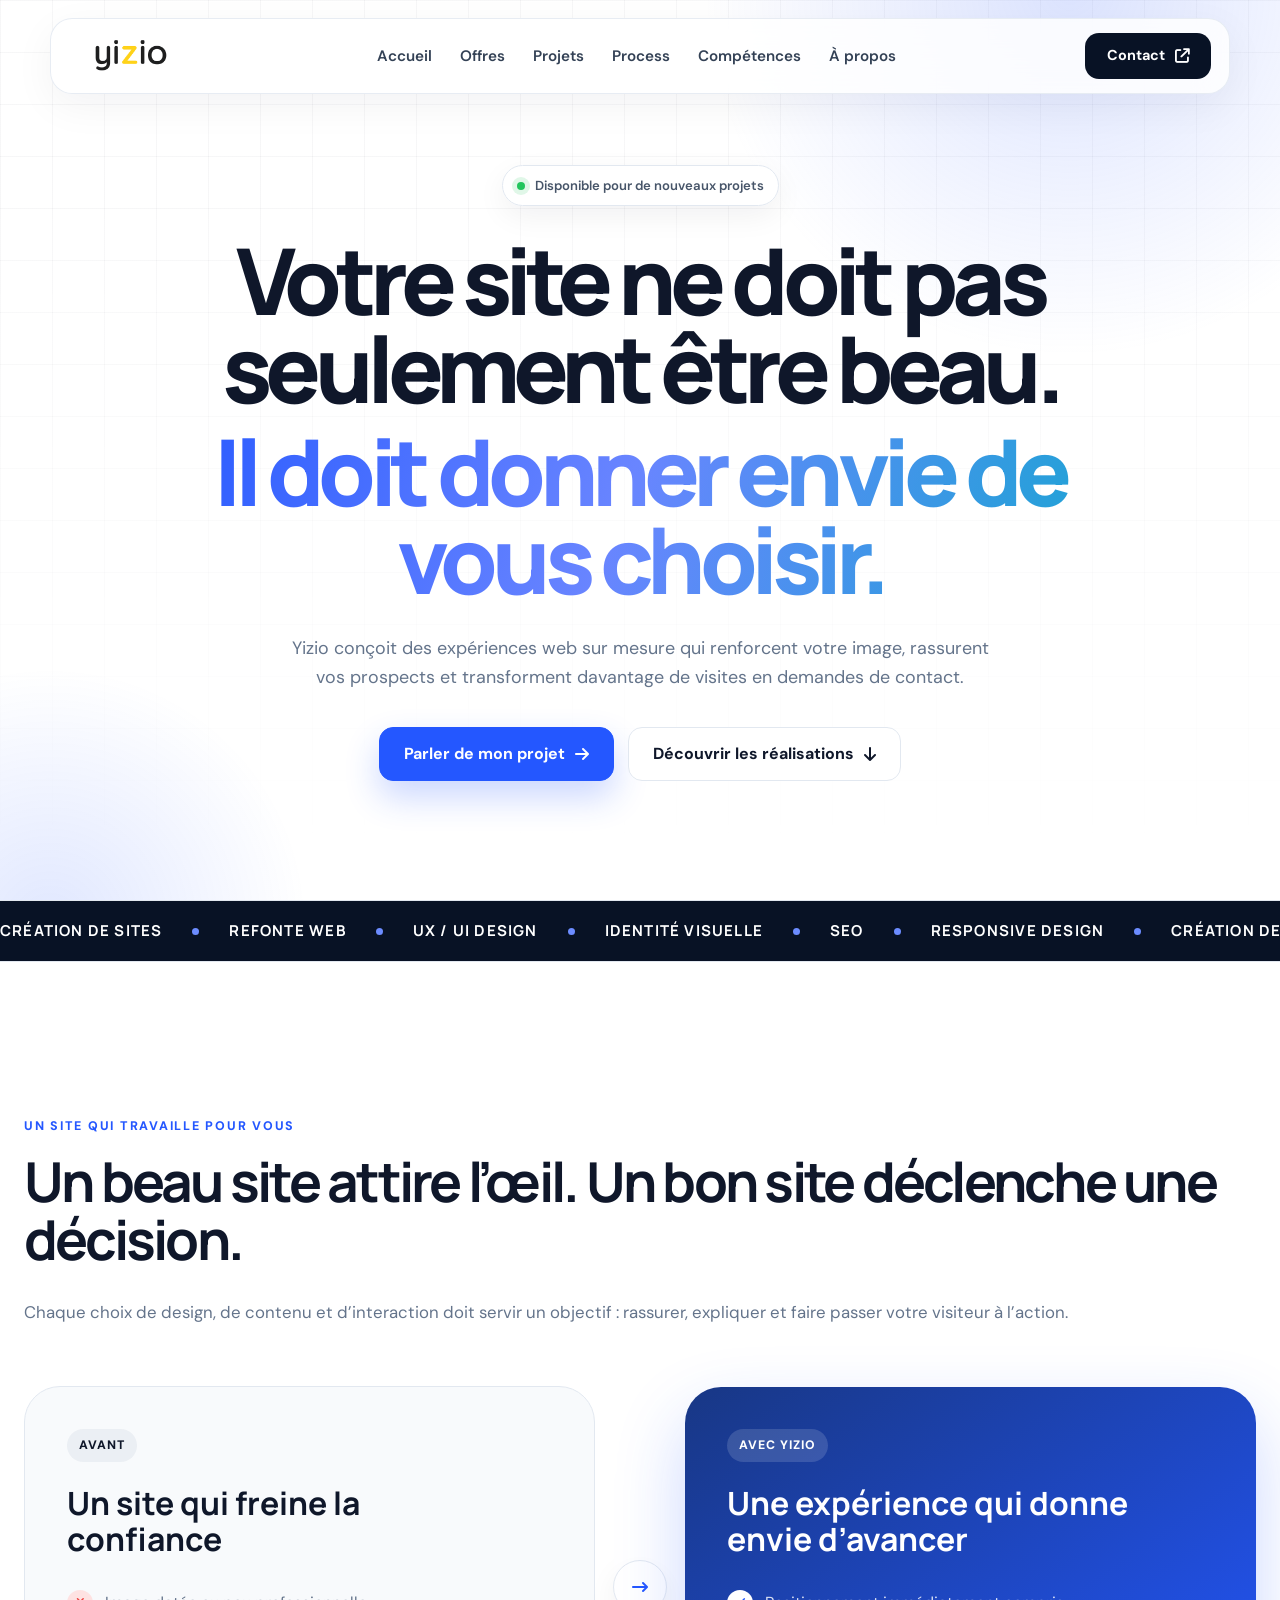
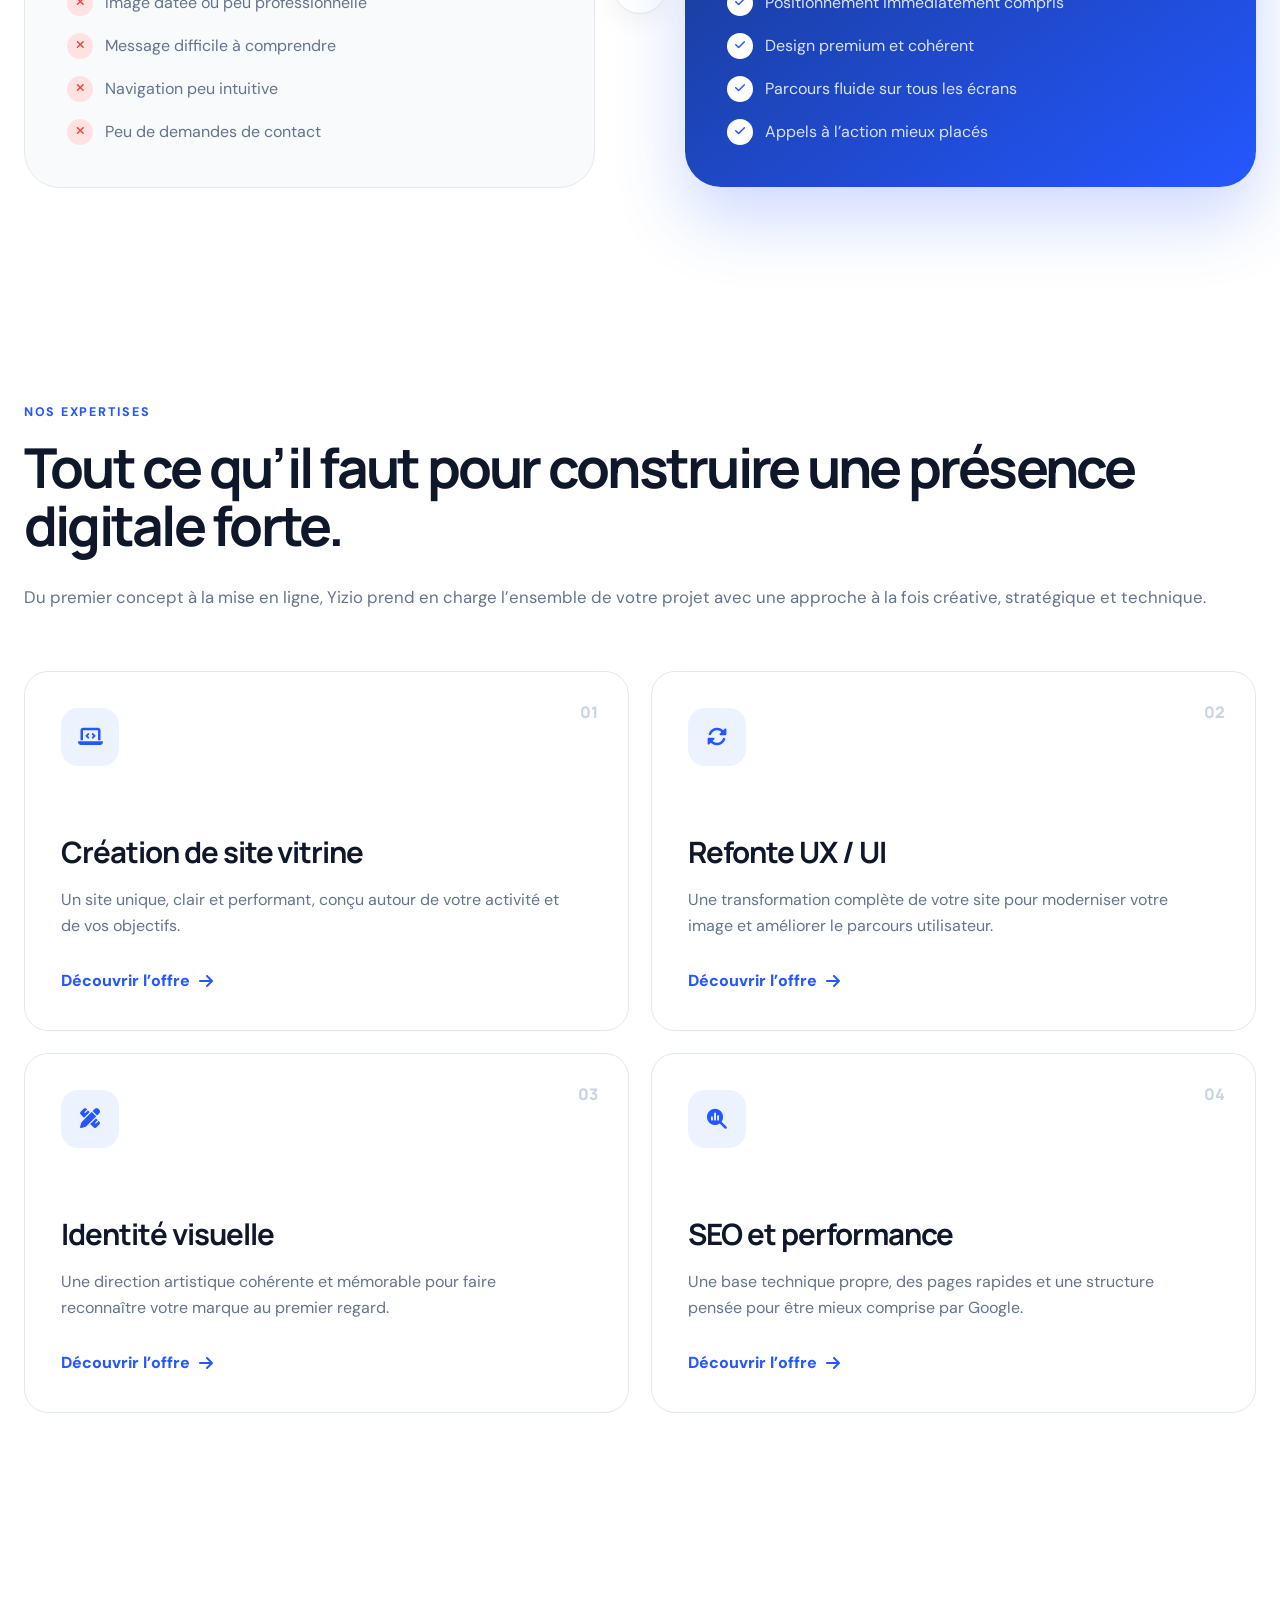
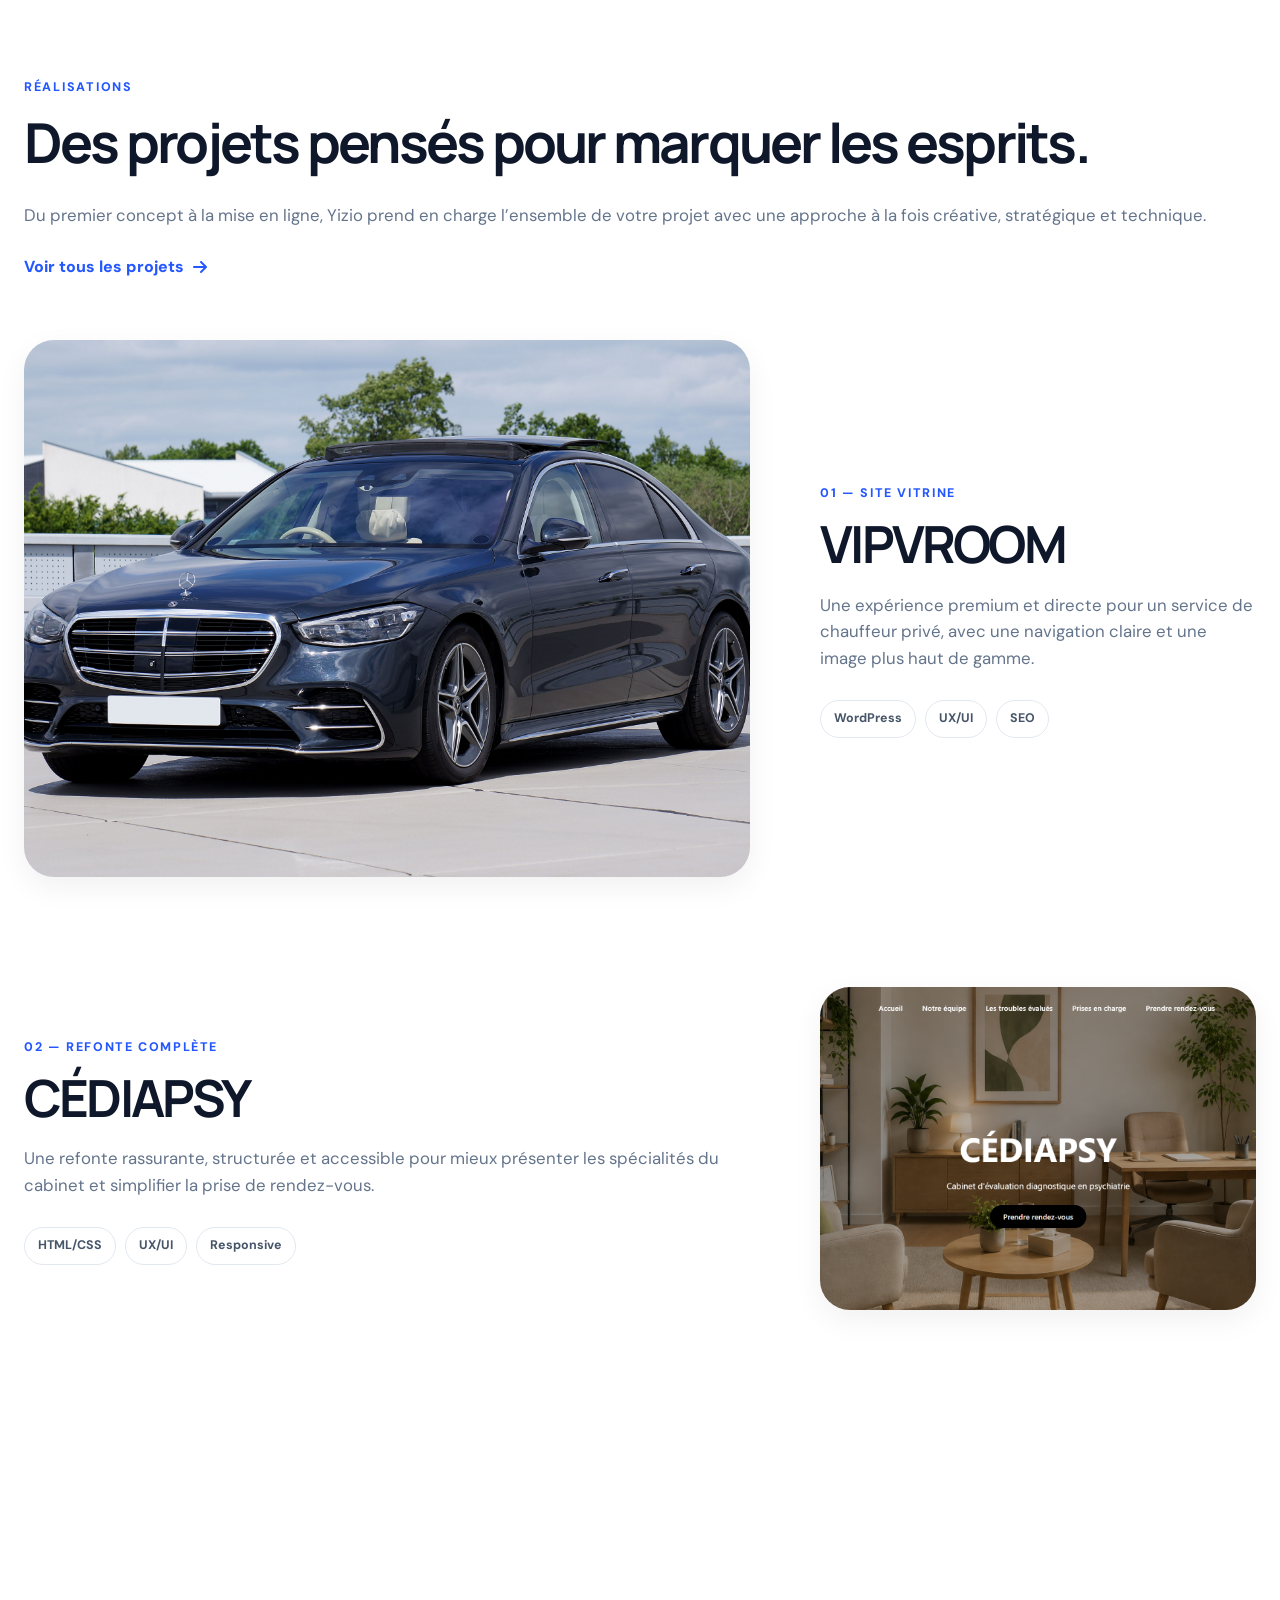
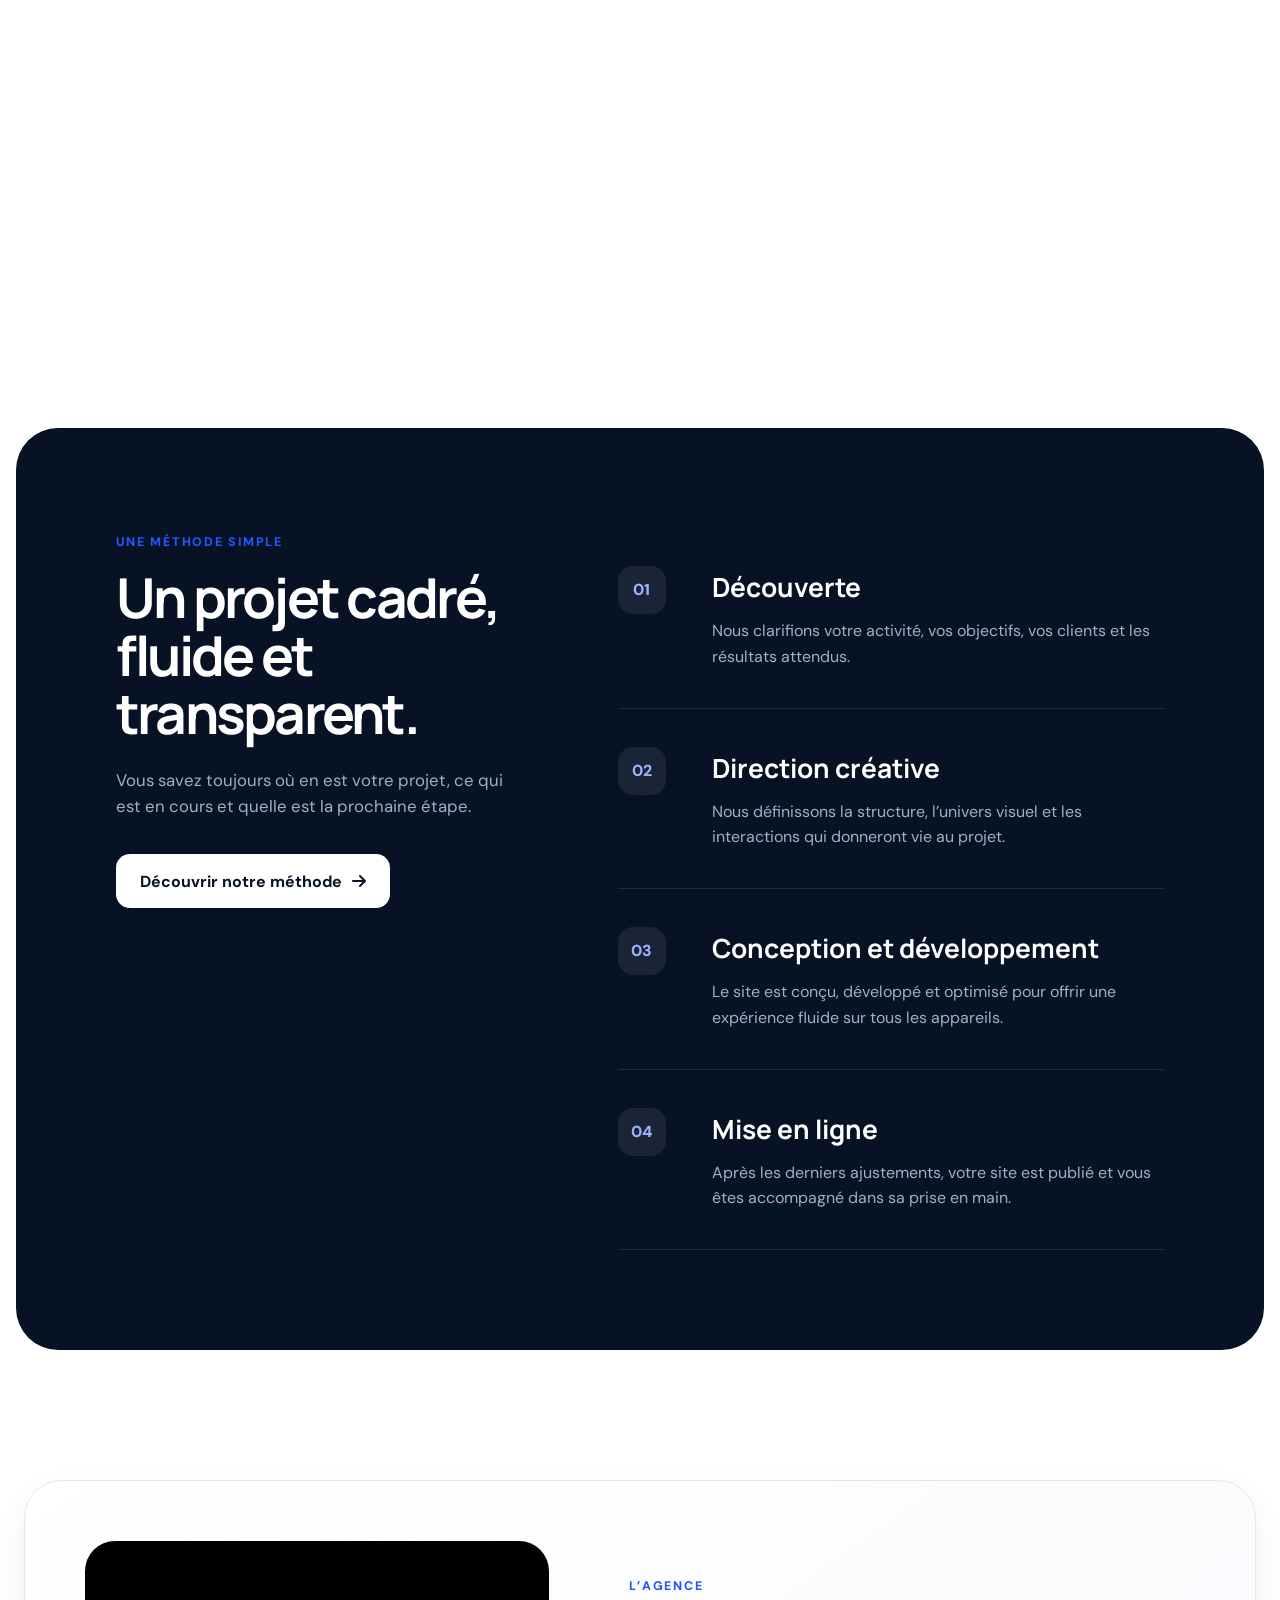
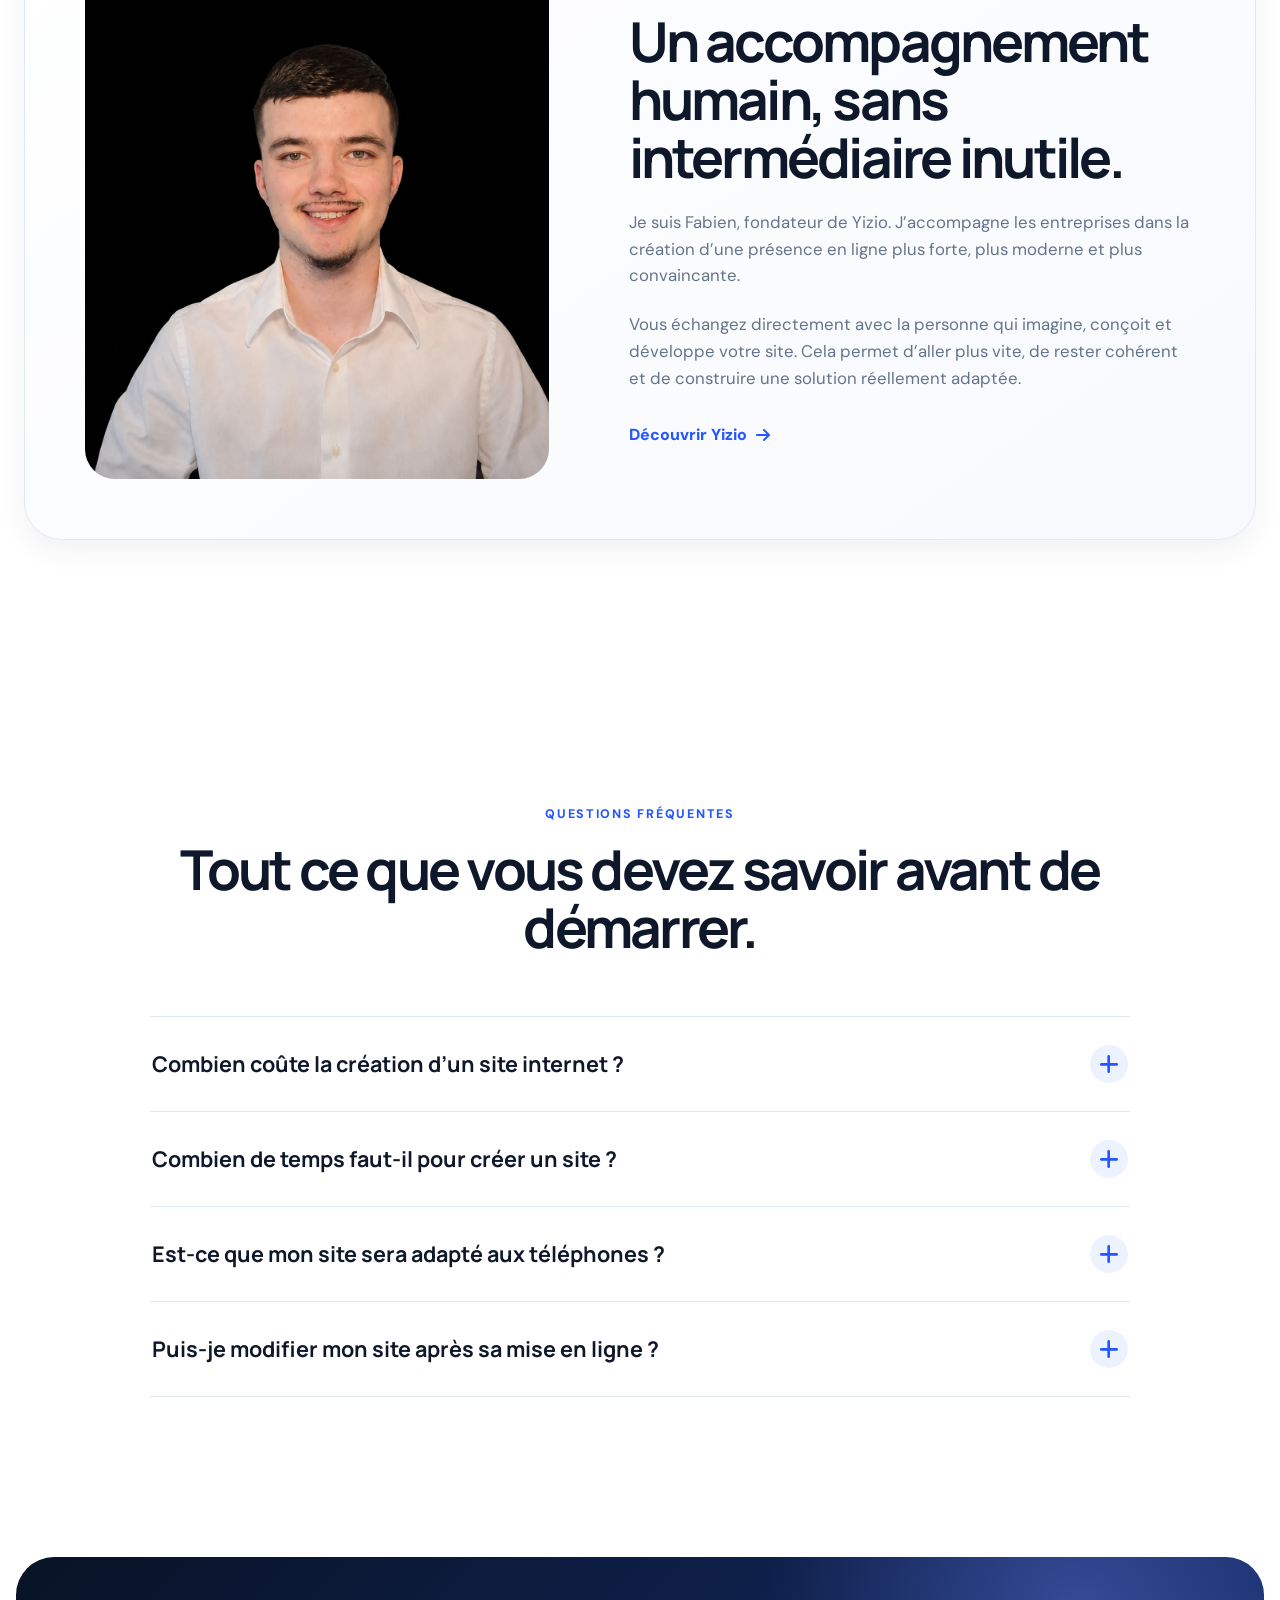
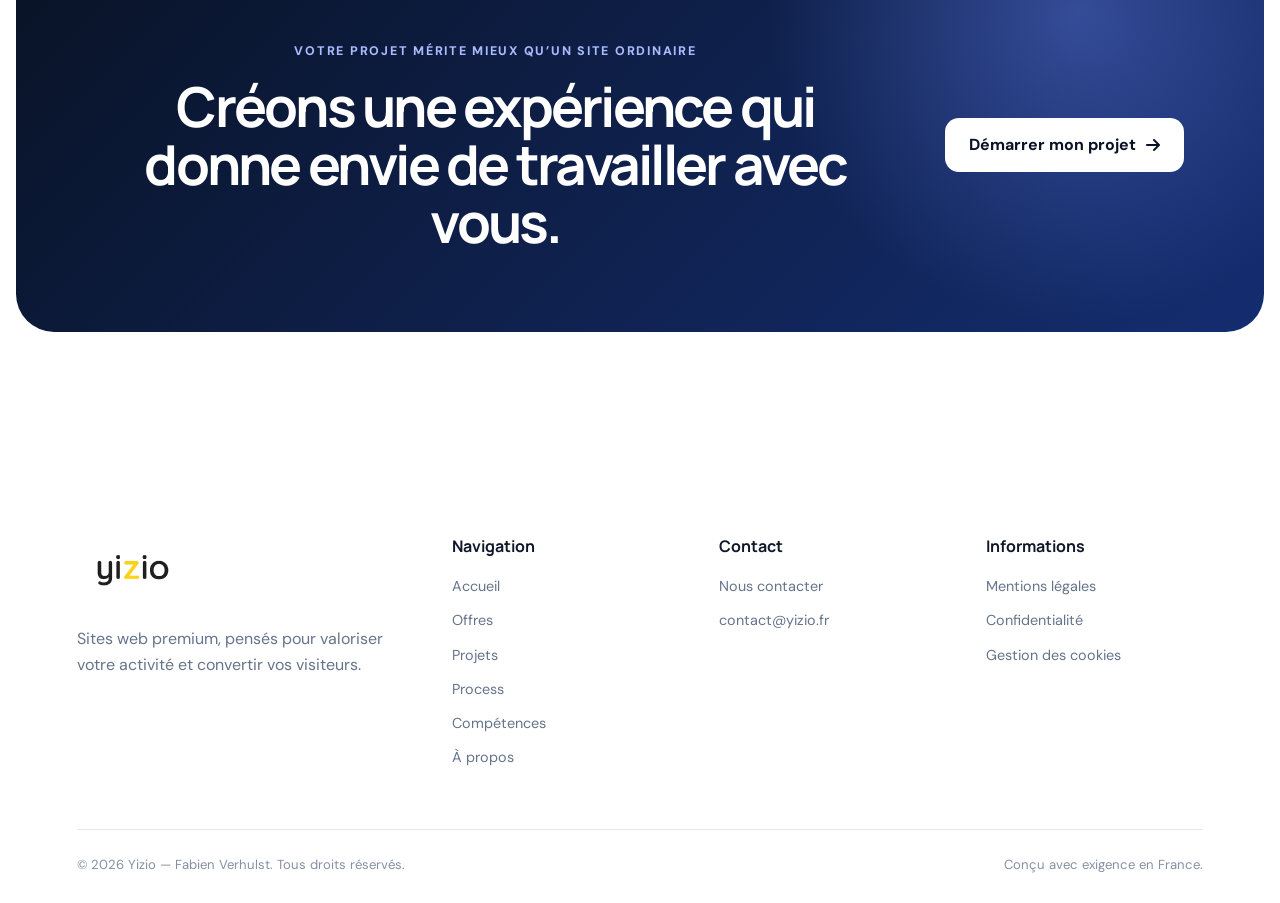
<file: index.html>
<!DOCTYPE html>
<html lang="fr">
<head>
<script async src="https://www.googletagmanager.com/gtag/js?id=G-WGB9FF9N50"></script>
<script>
  window.dataLayer = window.dataLayer || [];
  function gtag(){dataLayer.push(arguments);}
  gtag('js', new Date());

  gtag('config', 'G-WGB9FF9N50');
</script>
  <meta charset="UTF-8" />
  <meta name="viewport" content="width=device-width, initial-scale=1.0" />
  <link rel="icon" type="image/png" href="/images/favicon.png">
  <title>Yizio | Création de sites web premium</title>
  <meta name="description" content="Yizio imagine et développe des sites web premium, modernes et performants pour les entreprises qui veulent renforcer leur image et convertir davantage de visiteurs."/>
  <link rel="canonical" href="https://yizio.fr/" />
  <link rel="preconnect" href="https://fonts.googleapis.com" />
  <link rel="preconnect" href="https://fonts.gstatic.com" crossorigin />
  <link href="https://fonts.googleapis.com/css2?family=DM+Sans:wght@400;500;600;700&family=Manrope:wght@500;600;700;800&display=swap" rel="stylesheet"/>
  <link rel="stylesheet" href="https://cdnjs.cloudflare.com/ajax/libs/font-awesome/6.5.2/css/all.min.css"/>
  <link rel="stylesheet" href="css/accueil.css"/>
  <script src="js/script.js" defer></script>

  <script async src="https://www.googletagmanager.com/gtag/js?id=AW-18133673896"></script>
  <script>
    window.dataLayer = window.dataLayer || [];
    function gtag(){dataLayer.push(arguments);}
    gtag('js', new Date());
    gtag('config', 'AW-18133673896');
  </script>
</head>

<body>
  <div class="cursor-glow" aria-hidden="true"></div>

  <header class="navbar" id="navbar">
    <a class="logo logo-wordmark" href="index.html" aria-label="Accueil Yizio">
    <img src="images/yizio_logo.png" alt="Yizio" class="logo-img">
    </a>

    <nav aria-label="Navigation principale">
      <a class="active" href="index.html" aria-current="page">Accueil</a>
      <a href="offres.html">Offres</a>
      <a href="projets.html">Projets</a>
      <a href="process.html">Process</a>
      <a href="competences.html">Compétences</a>
      <a href="apropos.html">À propos</a>
    </nav>

    <a class="nav-cta magnetic" href="contact.html">
      Contact
      <i class="fa-solid fa-arrow-up-right-from-square"></i>
    </a>

    <button class="menu-btn" type="button" aria-label="Ouvrir le menu" aria-expanded="false">
      <span></span>
      <span></span>
      <span></span>
    </button>
  </header>

  <main>
<section class="hero" id="accueil">
  <div class="hero-decoration hero-decoration-one" aria-hidden="true"></div>
  <div class="hero-decoration hero-decoration-two" aria-hidden="true"></div>

  <div class="hero-inner">

    <div class="hero-content reveal">
      <div class="availability-pill">
        <span></span>
        Disponible pour de nouveaux projets
      </div>

      <h1>
        Votre site ne doit pas seulement être beau.
        <span>Il doit donner envie de vous choisir.</span>
      </h1>

      <p>
        Yizio conçoit des expériences web sur mesure qui renforcent votre image,
        rassurent vos prospects et transforment davantage de visites en demandes
        de contact.
      </p>

      <div class="hero-actions">
        <a href="contact.html" class="btn btn-primary magnetic">
          Parler de mon projet
          <i class="fa-solid fa-arrow-right"></i>
        </a>

        <a href="projets.html" class="btn btn-secondary">
          Découvrir les réalisations
          <i class="fa-solid fa-arrow-down"></i>
        </a>
      </div>
    </div>
  </div>
</section>

    <section class="marquee" aria-label="Expertises Yizio">
      <div class="marquee-track">
        <span>Création de sites</span><i></i>
        <span>Refonte web</span><i></i>
        <span>UX / UI Design</span><i></i>
        <span>Identité visuelle</span><i></i>
        <span>SEO</span><i></i>
        <span>Responsive design</span><i></i>
        <span>Création de sites</span><i></i>
        <span>Refonte web</span><i></i>
        <span>UX / UI Design</span><i></i>
        <span>Identité visuelle</span><i></i>
      </div>
    </section>

    <section class="problem-section section-shell">
      <div class="section-heading reveal">
        <span class="eyebrow">UN SITE QUI TRAVAILLE POUR VOUS</span>
        <h2>Un beau site attire l’œil. Un bon site déclenche une décision.</h2>
        <p>
          Chaque choix de design, de contenu et d’interaction doit servir un objectif :
          rassurer, expliquer et faire passer votre visiteur à l’action.
        </p>
      </div>

      <div class="transformation-grid">
        <article class="transformation-card before reveal">
          <span class="card-label">Avant</span>
          <h3>Un site qui freine la confiance</h3>
          <ul>
            <li><i class="fa-solid fa-xmark"></i> Image datée ou peu professionnelle</li>
            <li><i class="fa-solid fa-xmark"></i> Message difficile à comprendre</li>
            <li><i class="fa-solid fa-xmark"></i> Navigation peu intuitive</li>
            <li><i class="fa-solid fa-xmark"></i> Peu de demandes de contact</li>
          </ul>
        </article>

        <div class="transformation-arrow reveal" aria-hidden="true">
          <i class="fa-solid fa-arrow-right-long"></i>
        </div>

        <article class="transformation-card after reveal">
          <span class="card-label">Avec Yizio</span>
          <h3>Une expérience qui donne envie d’avancer</h3>
          <ul>
            <li><i class="fa-solid fa-check"></i> Positionnement immédiatement compris</li>
            <li><i class="fa-solid fa-check"></i> Design premium et cohérent</li>
            <li><i class="fa-solid fa-check"></i> Parcours fluide sur tous les écrans</li>
            <li><i class="fa-solid fa-check"></i> Appels à l’action mieux placés</li>
          </ul>
        </article>
      </div>
    </section>

    <section class="services section-shell" id="services">
      <div class="section-heading split reveal">
        <div>
          <span class="eyebrow">NOS EXPERTISES</span>
          <h2>Tout ce qu’il faut pour construire une présence digitale forte.</h2>
        </div>
        <p>
          Du premier concept à la mise en ligne, Yizio prend en charge l’ensemble de votre projet
          avec une approche à la fois créative, stratégique et technique.
        </p>
      </div>

      <div class="services-grid">
        <article class="service-card spotlight-card reveal">
          <div class="service-number">01</div>
          <div class="service-icon"><i class="fa-solid fa-laptop-code"></i></div>
          <h3>Création de site vitrine</h3>
          <p>Un site unique, clair et performant, conçu autour de votre activité et de vos objectifs.</p>
          <a href="offres.html">Découvrir l’offre <i class="fa-solid fa-arrow-right"></i></a>
        </article>

        <article class="service-card spotlight-card reveal" data-delay="80">
          <div class="service-number">02</div>
          <div class="service-icon"><i class="fa-solid fa-rotate"></i></div>
          <h3>Refonte UX / UI</h3>
          <p>Une transformation complète de votre site pour moderniser votre image et améliorer le parcours utilisateur.</p>
          <a href="offres.html">Découvrir l’offre <i class="fa-solid fa-arrow-right"></i></a>
        </article>

        <article class="service-card spotlight-card reveal" data-delay="160">
          <div class="service-number">03</div>
          <div class="service-icon"><i class="fa-solid fa-pen-ruler"></i></div>
          <h3>Identité visuelle</h3>
          <p>Une direction artistique cohérente et mémorable pour faire reconnaître votre marque au premier regard.</p>
          <a href="offres.html">Découvrir l’offre <i class="fa-solid fa-arrow-right"></i></a>
        </article>

        <article class="service-card spotlight-card reveal" data-delay="240">
          <div class="service-number">04</div>
          <div class="service-icon"><i class="fa-solid fa-magnifying-glass-chart"></i></div>
          <h3>SEO et performance</h3>
          <p>Une base technique propre, des pages rapides et une structure pensée pour être mieux comprise par Google.</p>
          <a href="offres.html">Découvrir l’offre <i class="fa-solid fa-arrow-right"></i></a>
        </article>
      </div>
    </section>

    <section class="projects section-shell" id="projets">
      <div class="section-heading split reveal">
        <div>
          <span class="eyebrow">RÉALISATIONS</span>
          <h2>Des projets pensés pour marquer les esprits.</h2>
        </div>
        <p>
          Du premier concept à la mise en ligne, Yizio prend en charge l’ensemble de votre projet
          avec une approche à la fois créative, stratégique et technique.
        </p>
        <a class="text-link" href="projets.html">
          Voir tous les projets <i class="fa-solid fa-arrow-right"></i>
        </a>
      </div>

      <div class="project-list">
        <article class="project-row reveal">
          <a class="project-preview" href="https://vipvroom.com" target="_blank" rel="noopener">
            <img src="images/vipvroom_image.jpg" alt="Site VIPVROOM réalisé par Yizio" />
            <span class="project-hover-label">Voir le projet</span>
          </a>
          <div class="project-info">
            <span>01 — SITE VITRINE</span>
            <h3>VIPVROOM</h3>
            <p>
              Une expérience premium et directe pour un service de chauffeur privé,
              avec une navigation claire et une image plus haut de gamme.
            </p>
            <div class="project-tags"><span>WordPress</span><span>UX/UI</span><span>SEO</span></div>
          </div>
        </article>

        <article class="project-row reverse reveal">
          <a class="project-preview" href="https://cediapsy.com" target="_blank" rel="noopener">
            <img src="images/cediapsy_image.png" alt="Site CÉDIAPSY réalisé par Yizio" />
            <span class="project-hover-label">Voir le projet</span>
          </a>
          <div class="project-info">
            <span>02 — REFONTE COMPLÈTE</span>
            <h3>CÉDIAPSY</h3>
            <p>
              Une refonte rassurante, structurée et accessible pour mieux présenter
              les spécialités du cabinet et simplifier la prise de rendez-vous.
            </p>
            <div class="project-tags"><span>HTML/CSS</span><span>UX/UI</span><span>Responsive</span></div>
          </div>
        </article>

        <article class="project-row reveal">
          <a class="project-preview" href="https://saint-joseph.vercel.app/" target="_blank" rel="noopener">
            <img src="images/lycee-saint-joseph3.png" alt="Concept de site Lycée Saint-Joseph" />
            <span class="project-hover-label">Voir le concept</span>
          </a>
          <div class="project-info">
            <span>03 — CONCEPT UX/UI</span>
            <h3>Lycée Saint-Joseph</h3>
            <p>
              Un concept de refonte institutionnelle imaginé pour améliorer la lisibilité,
              hiérarchiser les informations et moderniser l’image de l’établissement.
            </p>
            <div class="project-tags"><span>Figma</span><span>HTML/CSS</span><span>Concept</span></div>
          </div>
        </article>
      </div>
    </section>

    <section class="method section-shell" id="methode">
      <div class="method-layout">
        <div class="method-intro reveal">
          <span class="eyebrow">UNE MÉTHODE SIMPLE</span>
          <h2>Un projet cadré, fluide et transparent.</h2>
          <p>
            Vous savez toujours où en est votre projet, ce qui est en cours et quelle est la prochaine étape.
          </p>
          <a href="process.html" class="btn btn-dark">Découvrir notre méthode <i class="fa-solid fa-arrow-right"></i></a>
        </div>

        <div class="method-steps">
          <article class="method-step active reveal">
            <span>01</span>
            <div>
              <h3>Découverte</h3>
              <p>Nous clarifions votre activité, vos objectifs, vos clients et les résultats attendus.</p>
            </div>
          </article>
          <article class="method-step reveal">
            <span>02</span>
            <div>
              <h3>Direction créative</h3>
              <p>Nous définissons la structure, l’univers visuel et les interactions qui donneront vie au projet.</p>
            </div>
          </article>
          <article class="method-step reveal">
            <span>03</span>
            <div>
              <h3>Conception et développement</h3>
              <p>Le site est conçu, développé et optimisé pour offrir une expérience fluide sur tous les appareils.</p>
            </div>
          </article>
          <article class="method-step reveal">
            <span>04</span>
            <div>
              <h3>Mise en ligne</h3>
              <p>Après les derniers ajustements, votre site est publié et vous êtes accompagné dans sa prise en main.</p>
            </div>
          </article>
        </div>
      </div>
    </section>

    <section class="agency section-shell" id="agence">
      <div class="agency-card reveal">
        <div class="agency-photo">
          <img src="images/image_fabien.png" alt="Fabien Verhulst, fondateur de Yizio" />
        </div>

        <div class="agency-content">
          <span class="eyebrow">L’AGENCE</span>
          <h2>Un accompagnement humain, sans intermédiaire inutile.</h2>
          <p>
            Je suis Fabien, fondateur de Yizio. J’accompagne les entreprises dans la création
            d’une présence en ligne plus forte, plus moderne et plus convaincante.
          </p>
          <p>
            Vous échangez directement avec la personne qui imagine, conçoit et développe votre site.
            Cela permet d’aller plus vite, de rester cohérent et de construire une solution réellement adaptée.
          </p>
          <a href="apropos.html" class="text-link">Découvrir Yizio <i class="fa-solid fa-arrow-right"></i></a>
        </div>
      </div>
    </section>

    <section class="faq section-shell" id="faq">
      <div class="section-heading reveal">
        <span class="eyebrow">QUESTIONS FRÉQUENTES</span>
        <h2>Tout ce que vous devez savoir avant de démarrer.</h2>
      </div>

      <div class="faq-list">
        <article class="faq-item reveal">
          <button class="faq-question" type="button" aria-expanded="false">
            <span>Combien coûte la création d’un site internet ?</span>
            <i class="fa-solid fa-plus"></i>
          </button>
          <div class="faq-answer">
            <p>Le tarif dépend du nombre de pages, du niveau de personnalisation et des fonctionnalités nécessaires. Un devis précis est proposé après un premier échange.</p>
          </div>
        </article>

        <article class="faq-item reveal">
          <button class="faq-question" type="button" aria-expanded="false">
            <span>Combien de temps faut-il pour créer un site ?</span>
            <i class="fa-solid fa-plus"></i>
          </button>
          <div class="faq-answer">
            <p>La durée varie selon la complexité du projet. Un site vitrine peut généralement être conçu en quelques semaines lorsque les contenus et retours sont transmis rapidement.</p>
          </div>
        </article>

        <article class="faq-item reveal">
          <button class="faq-question" type="button" aria-expanded="false">
            <span>Est-ce que mon site sera adapté aux téléphones ?</span>
            <i class="fa-solid fa-plus"></i>
          </button>
          <div class="faq-answer">
            <p>Oui. Chaque site Yizio est conçu pour offrir une navigation fluide sur ordinateur, tablette et mobile.</p>
          </div>
        </article>

        <article class="faq-item reveal">
          <button class="faq-question" type="button" aria-expanded="false">
            <span>Puis-je modifier mon site après sa mise en ligne ?</span>
            <i class="fa-solid fa-plus"></i>
          </button>
          <div class="faq-answer">
            <p>Oui. Selon la solution retenue, vous pourrez gérer certains contenus vous-même ou confier les modifications et la maintenance à Yizio.</p>
          </div>
        </article>
      </div>
    </section>

    <section class="final-cta section-shell reveal">
      <div class="final-cta-inner">
        <div>
          <span class="eyebrow">VOTRE PROJET MÉRITE MIEUX QU’UN SITE ORDINAIRE</span>
          <h2>Créons une expérience qui donne envie de travailler avec vous.</h2>
        </div>
        <a href="contact.html" class="btn btn-light magnetic">
          Démarrer mon projet
          <i class="fa-solid fa-arrow-right"></i>
        </a>
      </div>
    </section>
  </main>

  <footer class="site-footer">
    <div class="footer-main">
      <div class="footer-brand">
        <a class="logo logo-wordmark footer-logo" href="index.html" aria-label="Accueil Yizio">
    <img src="images/yizio_logo.png" alt="Yizio" class="logo-img">
        </a>
        <p>Sites web premium, pensés pour valoriser votre activité et convertir vos visiteurs.</p>
      </div>

      <div class="footer-column">
        <strong>Navigation</strong>
        <a href="index.html">Accueil</a>
        <a href="offres.html">Offres</a>
        <a href="projets.html">Projets</a>
        <a href="process.html">Process</a>
        <a href="competences.html">Compétences</a>
        <a href="apropos.html">À propos</a>
      </div>

      <div class="footer-column">
        <strong>Contact</strong>
        <a href="contact.html">Nous contacter</a>
        <a href="mailto:contact@yizio.fr">contact@yizio.fr</a>
      </div>

      <div class="footer-column">
        <strong>Informations</strong>
        <a href="mentions-legales.html">Mentions légales</a>
        <a href="politique-confidentialite.html">Confidentialité</a>
        <a href="gestion-cookies.html">Gestion des cookies</a>
      </div>
    </div>

    <div class="footer-bottom">
      <p>© 2026 Yizio — Fabien Verhulst. Tous droits réservés.</p>
      <span>Conçu avec exigence en France.</span>
    </div>
  </footer>
</body>
</html>
</file>
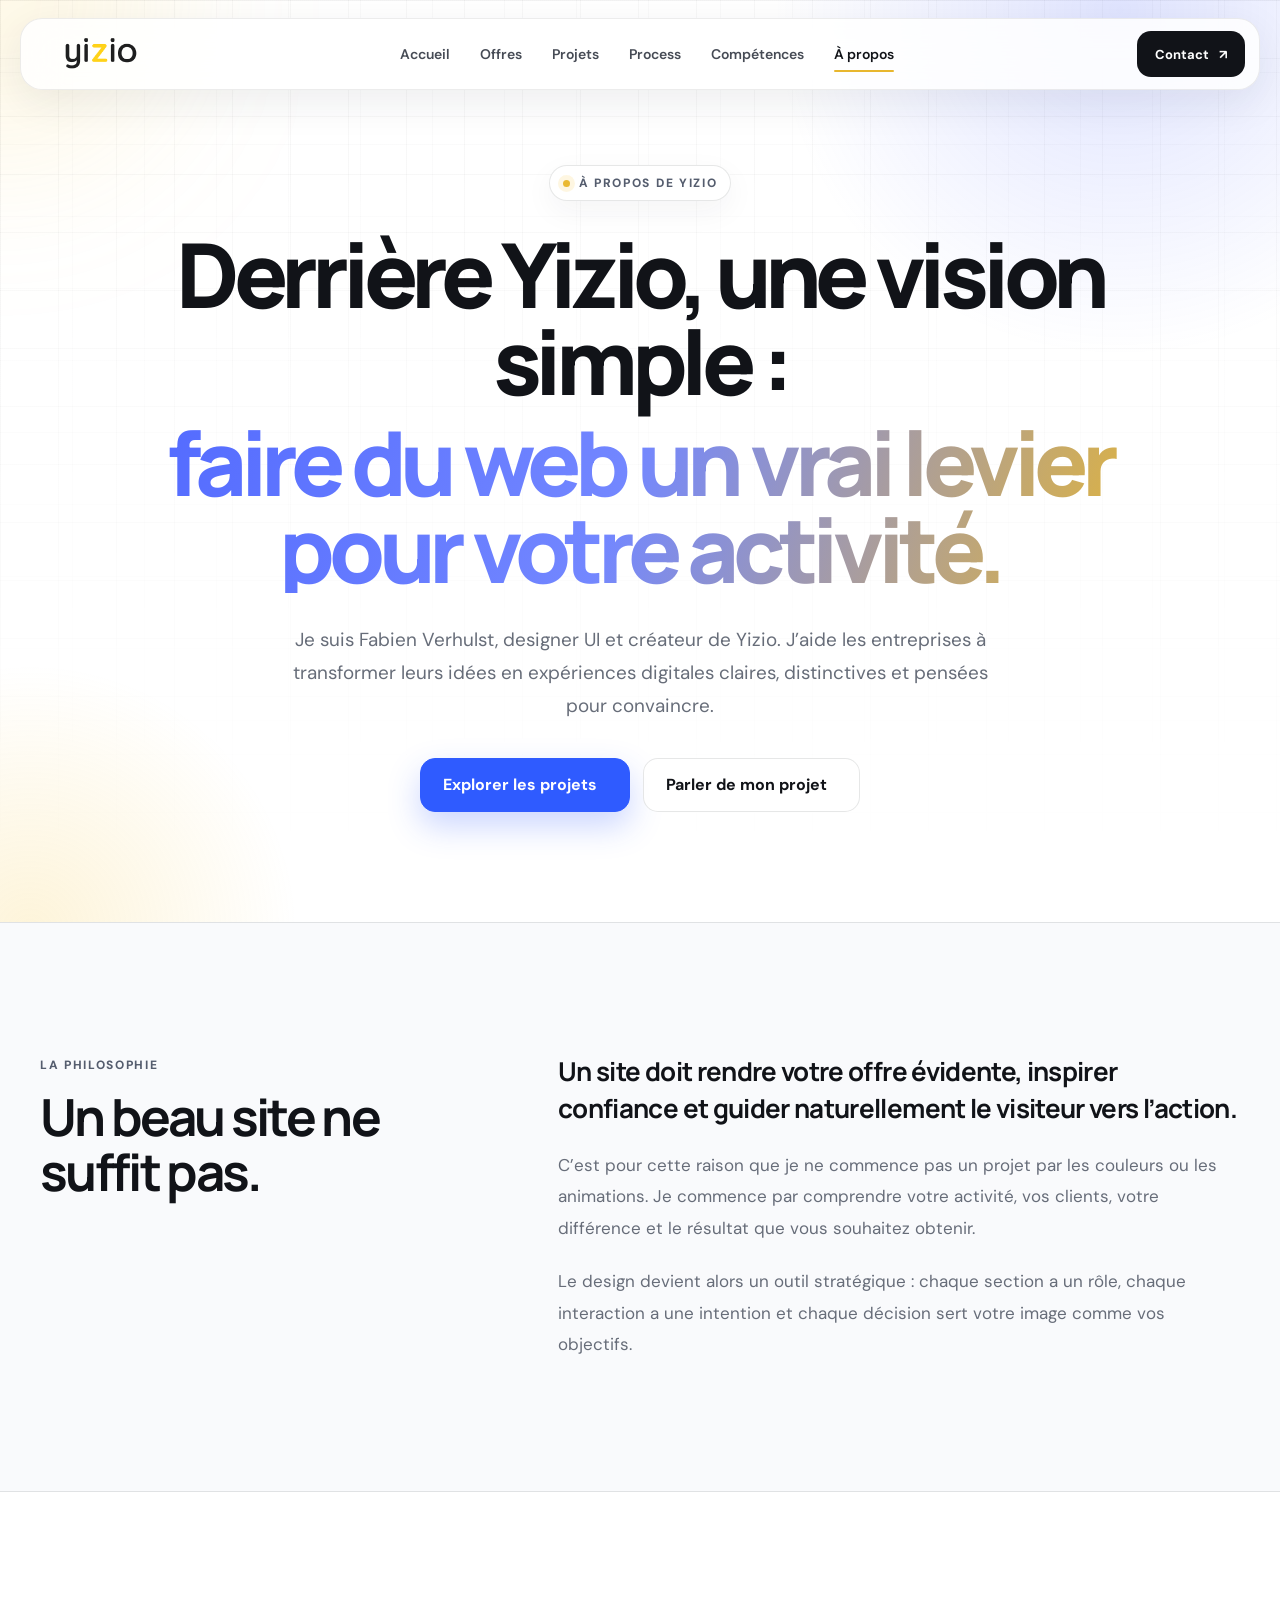
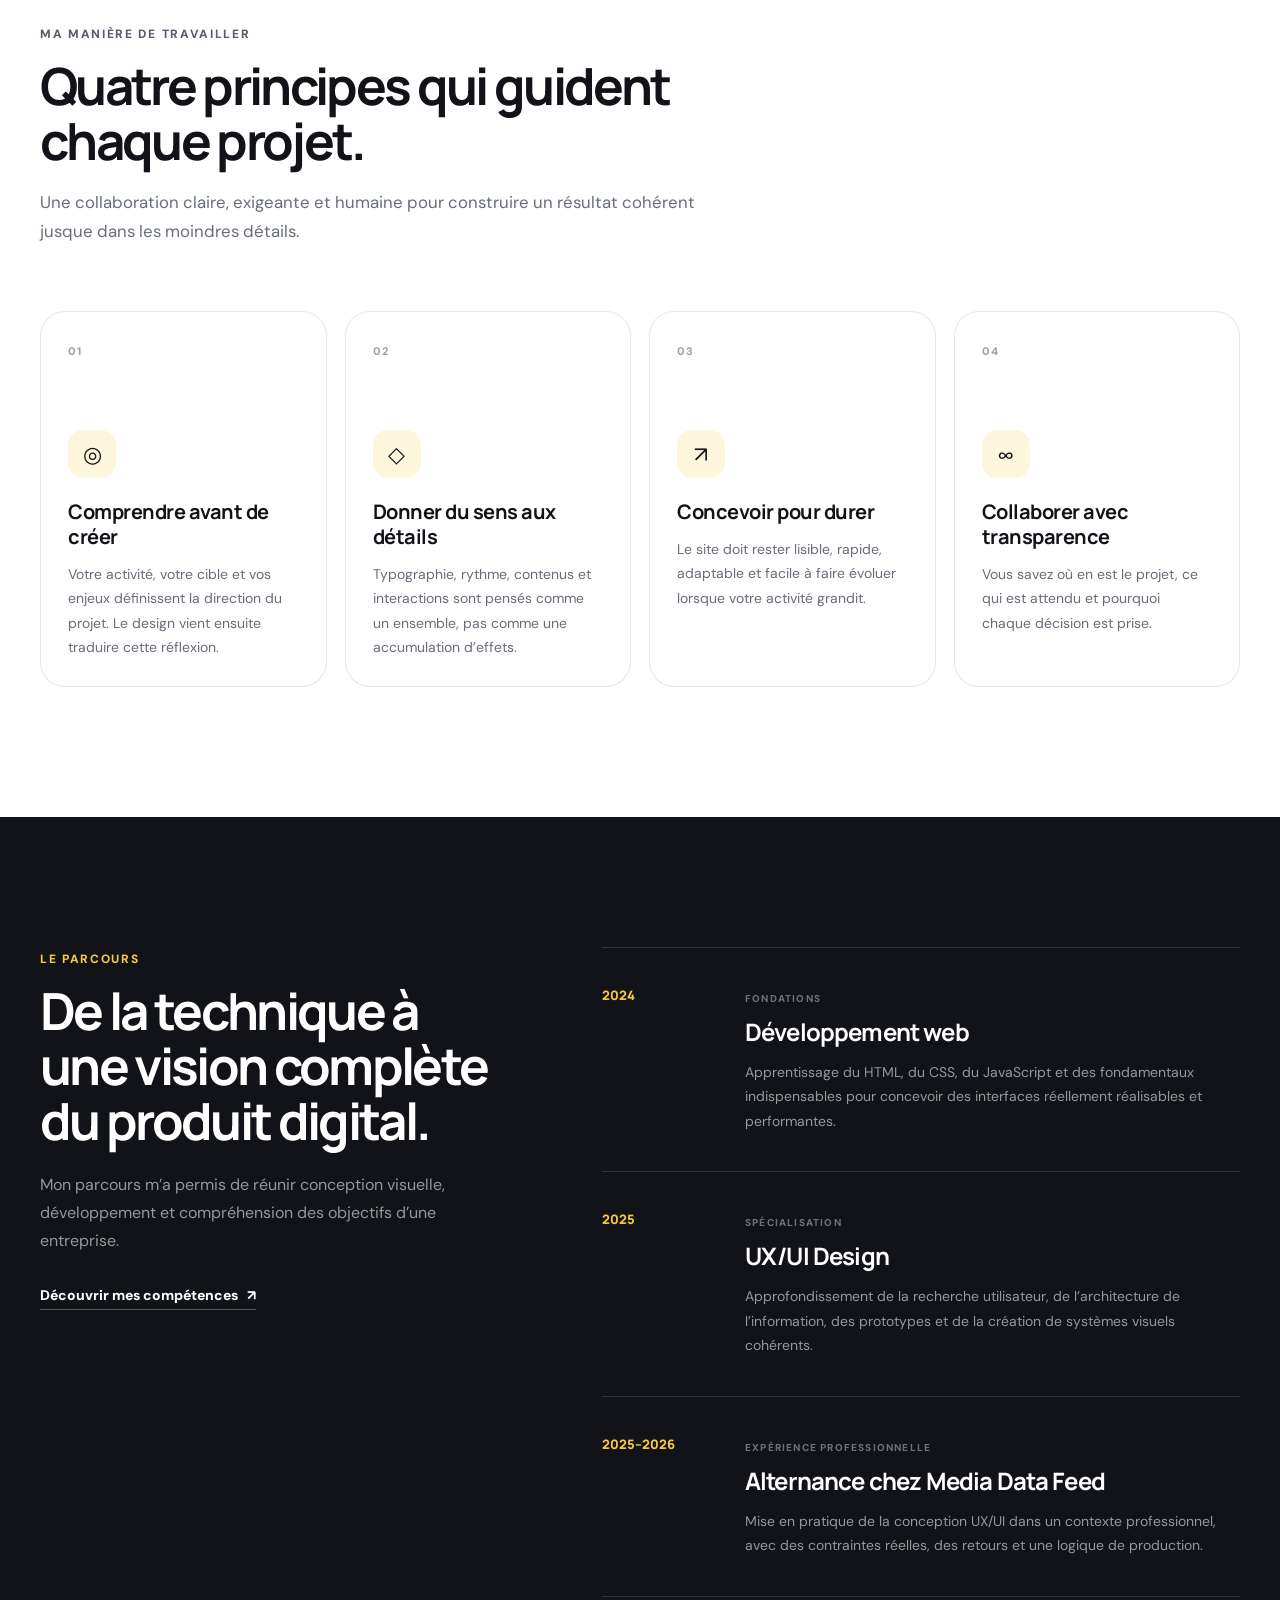
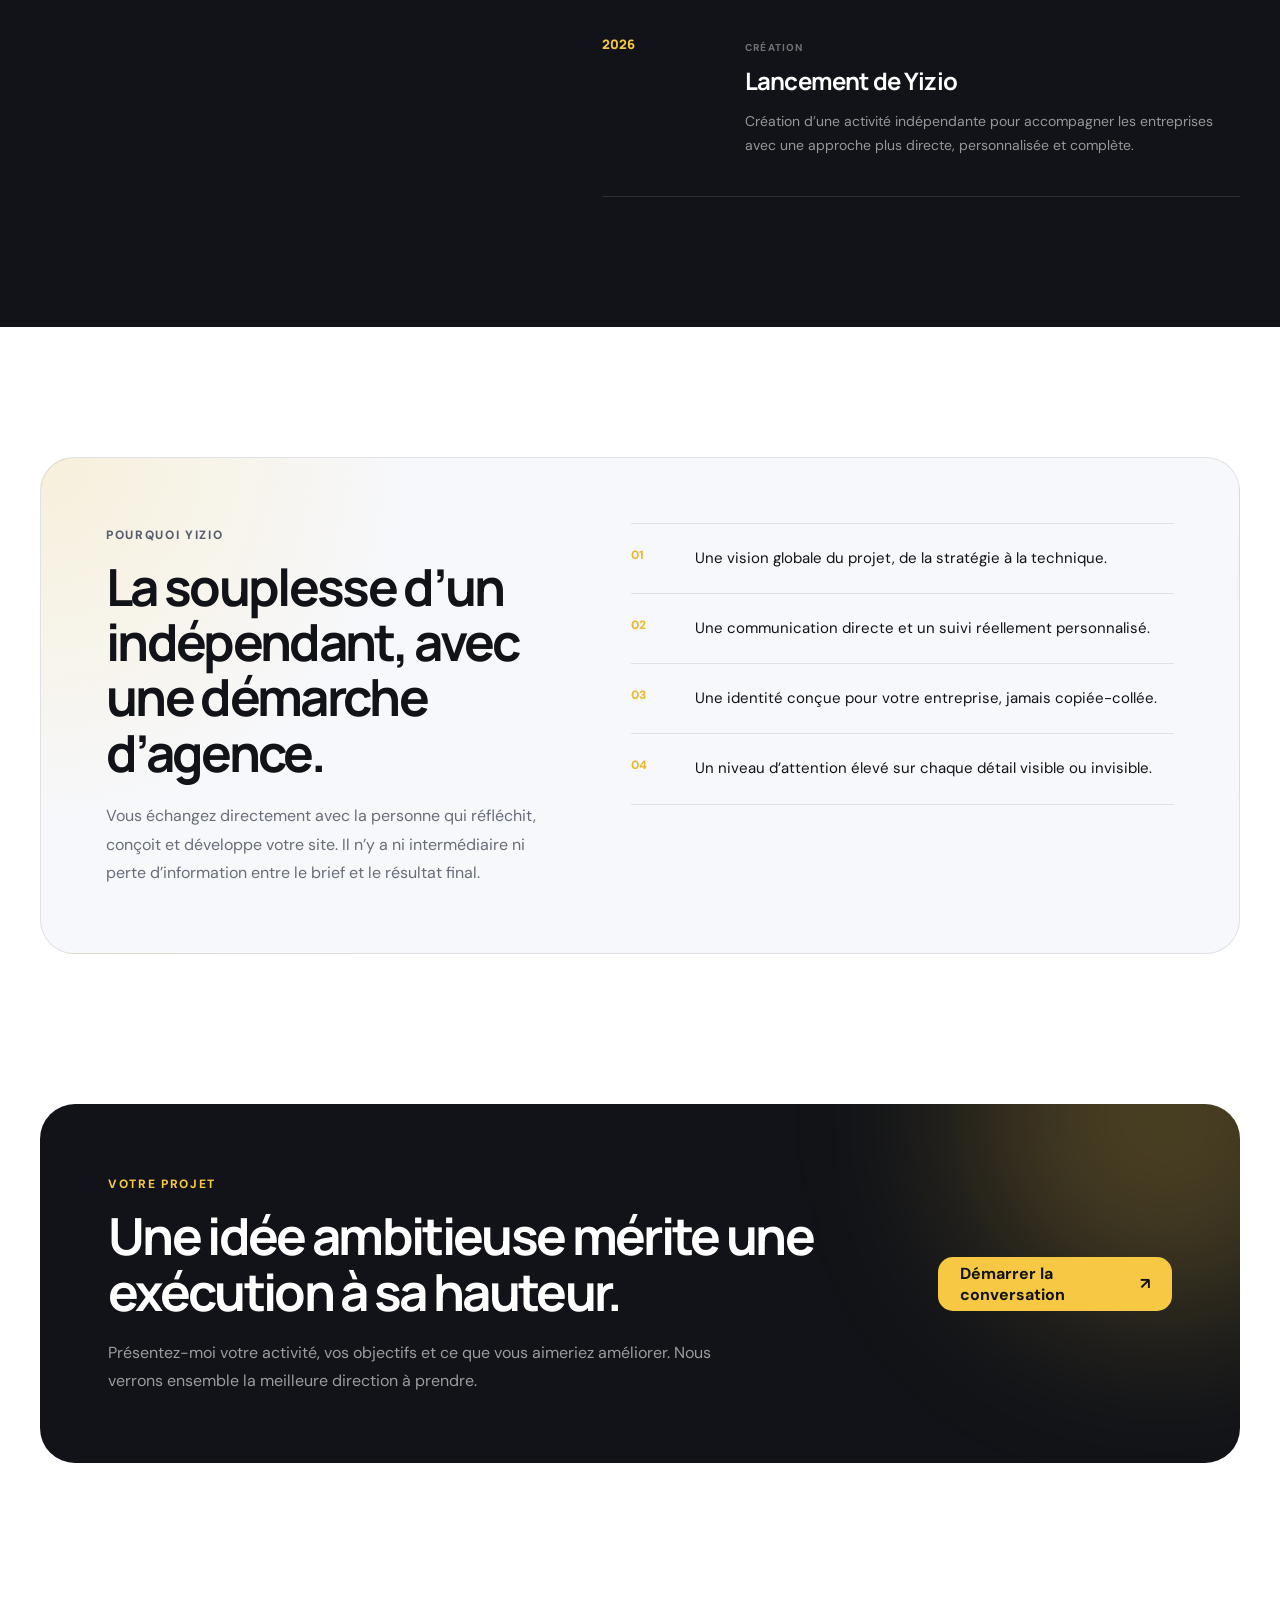
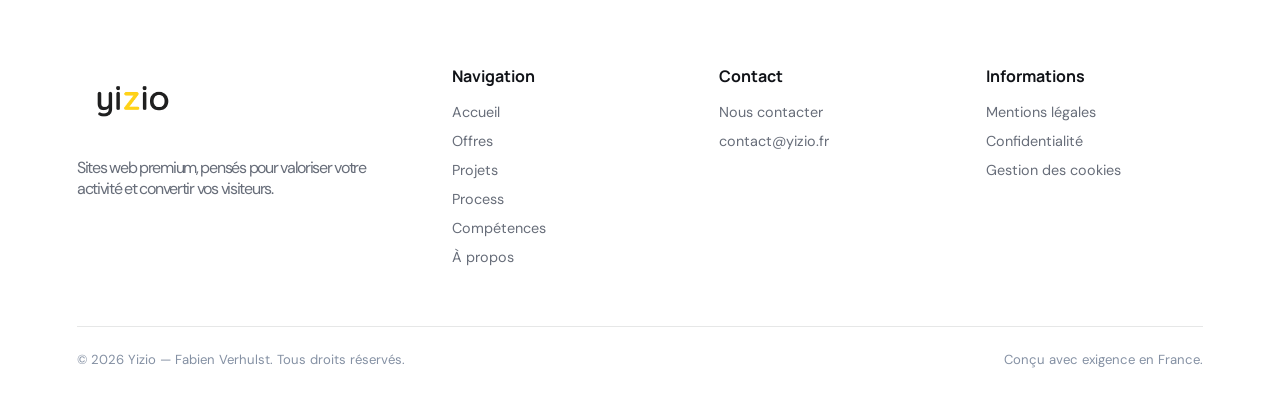
<file: apropos.html>
<!DOCTYPE html>
<html lang="fr">
<head>
<script async src="https://www.googletagmanager.com/gtag/js?id=G-WGB9FF9N50"></script>
<script>
  window.dataLayer = window.dataLayer || [];
  function gtag(){dataLayer.push(arguments);}
  gtag('js', new Date());

  gtag('config', 'G-WGB9FF9N50');
</script>
  <meta charset="UTF-8" />
  <meta name="viewport" content="width=device-width, initial-scale=1.0" />
  <link rel="icon" type="image/png" href="/images/favicon.png">
  <title>À propos | Yizio</title>
  <meta
    name="description"
    content="Découvrez Fabien Verhulst, fondateur de Yizio, et une approche qui réunit stratégie, UX/UI design et développement web pour créer des sites utiles, distinctifs et performants."
  />

  <link rel="preconnect" href="https://fonts.googleapis.com" />
  <link rel="preconnect" href="https://fonts.gstatic.com" crossorigin />
  <link
    href="https://fonts.googleapis.com/css2?family=DM+Sans:wght@400;500;600;700&family=Manrope:wght@500;600;700;800&display=swap"
    rel="stylesheet"
  />

  <link rel="stylesheet" href="css/apropos.css" />
  <script src="js/script.js" defer></script>
</head>

<body>
  <div class="page-grid" aria-hidden="true"></div>
  <div class="cursor-glow" aria-hidden="true"></div>

  <header class="navbar" data-navbar>
    <a class="logo logo-wordmark" href="index.html" aria-label="Accueil Yizio">
    <img src="images/yizio_logo.png" alt="Yizio" class="logo-img">
    </a>

    <nav class="nav-links" id="navMenu" aria-label="Navigation principale">
      <a href="index.html">Accueil</a>
      <a href="offres.html">Offres</a>
      <a href="projets.html">Projets</a>
      <a href="process.html">Process</a>
      <a href="competences.html">Compétences</a>
      <a href="apropos.html" class="active" aria-current="page">À propos</a>
    </nav>

    <a href="contact.html" class="nav-cta magnetic">
      Contact
      <span aria-hidden="true">↗</span>
    </a>

    <button
      class="menu-btn"
      id="burgerBtn"
      type="button"
      aria-label="Ouvrir le menu"
      aria-controls="navMenu"
      aria-expanded="false"
    >
      <span></span>
      <span></span>
      <span></span>
    </button>
  </header>

  <main>
<section class="about-hero">
  <div class="hero-orb hero-orb-one" aria-hidden="true"></div>
  <div class="hero-orb hero-orb-two" aria-hidden="true"></div>

  <div class="container about-hero-inner">

    <!-- CONTENU PRINCIPAL -->
    <div class="hero-copy reveal">
      <span class="eyebrow">
        <span class="eyebrow-dot"></span>
        À propos de Yizio
      </span>

      <h1>
        Derrière Yizio, une vision simple :
        <span>faire du web un vrai levier pour votre activité.</span>
      </h1>

      <p class="hero-text">
        Je suis Fabien Verhulst, designer UI et créateur de Yizio.
        J’aide les entreprises à transformer leurs idées en expériences
        digitales claires, distinctives et pensées pour convaincre.
      </p>

<div class="hero-actions">
  <a href="projets.html" class="btn btn-primary magnetic">
    Explorer les projets
    <i class="fa-solid fa-arrow-down"></i>
  </a>

  <a href="contact.html" class="btn btn-secondary">
    Parler de mon projet
    <i class="fa-solid fa-arrow-right"></i>
  </a>
</div>

</div>
</div>
</section>

    <section class="manifesto section-padding">
      <div class="container manifesto-grid">
        <div class="section-heading reveal">
          <span class="section-kicker">La philosophie</span>
          <h2>Un beau site ne suffit pas.</h2>
        </div>

        <div class="manifesto-copy reveal">
          <p class="manifesto-lead">
            Un site doit rendre votre offre évidente, inspirer confiance et
            guider naturellement le visiteur vers l’action.
          </p>

          <p>
            C’est pour cette raison que je ne commence pas un projet par les
            couleurs ou les animations. Je commence par comprendre votre
            activité, vos clients, votre différence et le résultat que vous
            souhaitez obtenir.
          </p>

          <p>
            Le design devient alors un outil stratégique : chaque section a un
            rôle, chaque interaction a une intention et chaque décision sert
            votre image comme vos objectifs.
          </p>
        </div>
      </div>
    </section>

    <section class="values section-padding">
      <div class="container">
        <div class="section-intro reveal">
          <div>
            <span class="section-kicker">Ma manière de travailler</span>
            <h2>Quatre principes qui guident chaque projet.</h2>
          </div>
          <p>
            Une collaboration claire, exigeante et humaine pour construire un
            résultat cohérent jusque dans les moindres détails.
          </p>
        </div>

        <div class="values-grid">
          <article class="value-card spotlight-card reveal">
            <span class="value-number">01</span>
            <div class="value-icon" aria-hidden="true">◎</div>
            <h3>Comprendre avant de créer</h3>
            <p>
              Votre activité, votre cible et vos enjeux définissent la direction
              du projet. Le design vient ensuite traduire cette réflexion.
            </p>
          </article>

          <article class="value-card spotlight-card reveal">
            <span class="value-number">02</span>
            <div class="value-icon" aria-hidden="true">◇</div>
            <h3>Donner du sens aux détails</h3>
            <p>
              Typographie, rythme, contenus et interactions sont pensés comme un
              ensemble, pas comme une accumulation d’effets.
            </p>
          </article>

          <article class="value-card spotlight-card reveal">
            <span class="value-number">03</span>
            <div class="value-icon" aria-hidden="true">↗</div>
            <h3>Concevoir pour durer</h3>
            <p>
              Le site doit rester lisible, rapide, adaptable et facile à faire
              évoluer lorsque votre activité grandit.
            </p>
          </article>

          <article class="value-card spotlight-card reveal">
            <span class="value-number">04</span>
            <div class="value-icon" aria-hidden="true">∞</div>
            <h3>Collaborer avec transparence</h3>
            <p>
              Vous savez où en est le projet, ce qui est attendu et pourquoi
              chaque décision est prise.
            </p>
          </article>
        </div>
      </div>
    </section>

    <section class="journey section-padding">
      <div class="container journey-grid">
        <div class="journey-sticky reveal">
          <span class="section-kicker">Le parcours</span>
          <h2>De la technique à une vision complète du produit digital.</h2>
          <p>
            Mon parcours m’a permis de réunir conception visuelle, développement
            et compréhension des objectifs d’une entreprise.
          </p>

          <a href="competences.html" class="text-link">
            Découvrir mes compétences
            <span aria-hidden="true">↗</span>
          </a>
        </div>

        <div class="journey-list">
          <article class="journey-item reveal">
            <span class="journey-date">2024</span>
            <div class="journey-content">
              <span class="journey-tag">Fondations</span>
              <h3>Développement web</h3>
              <p>
                Apprentissage du HTML, du CSS, du JavaScript et des fondamentaux
                indispensables pour concevoir des interfaces réellement
                réalisables et performantes.
              </p>
            </div>
          </article>

          <article class="journey-item reveal">
            <span class="journey-date">2025</span>
            <div class="journey-content">
              <span class="journey-tag">Spécialisation</span>
              <h3>UX/UI Design</h3>
              <p>
                Approfondissement de la recherche utilisateur, de l’architecture
                de l’information, des prototypes et de la création de systèmes
                visuels cohérents.
              </p>
            </div>
          </article>

          <article class="journey-item reveal">
            <span class="journey-date">2025–2026</span>
            <div class="journey-content">
              <span class="journey-tag">Expérience professionnelle</span>
              <h3>Alternance chez Media Data Feed</h3>
              <p>
                Mise en pratique de la conception UX/UI dans un contexte
                professionnel, avec des contraintes réelles, des retours et une
                logique de production.
              </p>
            </div>
          </article>

          <article class="journey-item reveal">
            <span class="journey-date">2026</span>
            <div class="journey-content">
              <span class="journey-tag">Création</span>
              <h3>Lancement de Yizio</h3>
              <p>
                Création d’une activité indépendante pour accompagner les
                entreprises avec une approche plus directe, personnalisée et
                complète.
              </p>
            </div>
          </article>
        </div>
      </div>
    </section>

    <section class="difference section-padding">
      <div class="container difference-panel reveal">
        <div class="difference-copy">
          <span class="section-kicker">Pourquoi Yizio</span>
          <h2>La souplesse d’un indépendant, avec une démarche d’agence.</h2>
          <p>
            Vous échangez directement avec la personne qui réfléchit, conçoit et
            développe votre site. Il n’y a ni intermédiaire ni perte
            d’information entre le brief et le résultat final.
          </p>
        </div>

        <div class="difference-list">
          <div>
            <span>01</span>
            <p>Une vision globale du projet, de la stratégie à la technique.</p>
          </div>
          <div>
            <span>02</span>
            <p>Une communication directe et un suivi réellement personnalisé.</p>
          </div>
          <div>
            <span>03</span>
            <p>Une identité conçue pour votre entreprise, jamais copiée-collée.</p>
          </div>
          <div>
            <span>04</span>
            <p>Un niveau d’attention élevé sur chaque détail visible ou invisible.</p>
          </div>
        </div>
      </div>
    </section>

    <section class="about-cta section-padding">
      <div class="container">
        <div class="cta-panel reveal">
          <div class="cta-orb" aria-hidden="true"></div>

          <div class="cta-copy">
            <span class="section-kicker">Votre projet</span>
            <h2>Une idée ambitieuse mérite une exécution à sa hauteur.</h2>
            <p>
              Présentez-moi votre activité, vos objectifs et ce que vous aimeriez
              améliorer. Nous verrons ensemble la meilleure direction à prendre.
            </p>
          </div>

          <a href="contact.html" class="btn btn-dark magnetic">
            Démarrer la conversation
            <span aria-hidden="true">↗</span>
          </a>
        </div>
      </div>
    </section>
  </main>

  <footer class="site-footer">
    <div class="footer-main">
      <div class="footer-brand">
        <a class="logo logo-wordmark footer-logo" href="index.html" aria-label="Accueil Yizio">
    <img src="images/yizio_logo.png" alt="Yizio" class="logo-img">
        </a>
        <p>Sites web premium, pensés pour valoriser votre activité et convertir vos visiteurs.</p>
      </div>

      <div class="footer-column">
        <strong>Navigation</strong>
        <a href="index.html">Accueil</a>
        <a href="offres.html">Offres</a>
        <a href="projets.html">Projets</a>
        <a href="process.html">Process</a>
        <a href="competences.html">Compétences</a>
        <a href="apropos.html">À propos</a>
      </div>

      <div class="footer-column">
        <strong>Contact</strong>
        <a href="contact.html">Nous contacter</a>
        <a href="mailto:contact@yizio.fr">contact@yizio.fr</a>
      </div>

      <div class="footer-column">
        <strong>Informations</strong>
        <a href="mentions-legales.html">Mentions légales</a>
        <a href="politique-confidentialite.html">Confidentialité</a>
        <a href="gestion-cookies.html">Gestion des cookies</a>
      </div>
    </div>

    <div class="footer-bottom">
      <p>© 2026 Yizio — Fabien Verhulst. Tous droits réservés.</p>
      <span>Conçu avec exigence en France.</span>
    </div>
  </footer>
</body>
</html>
</file>
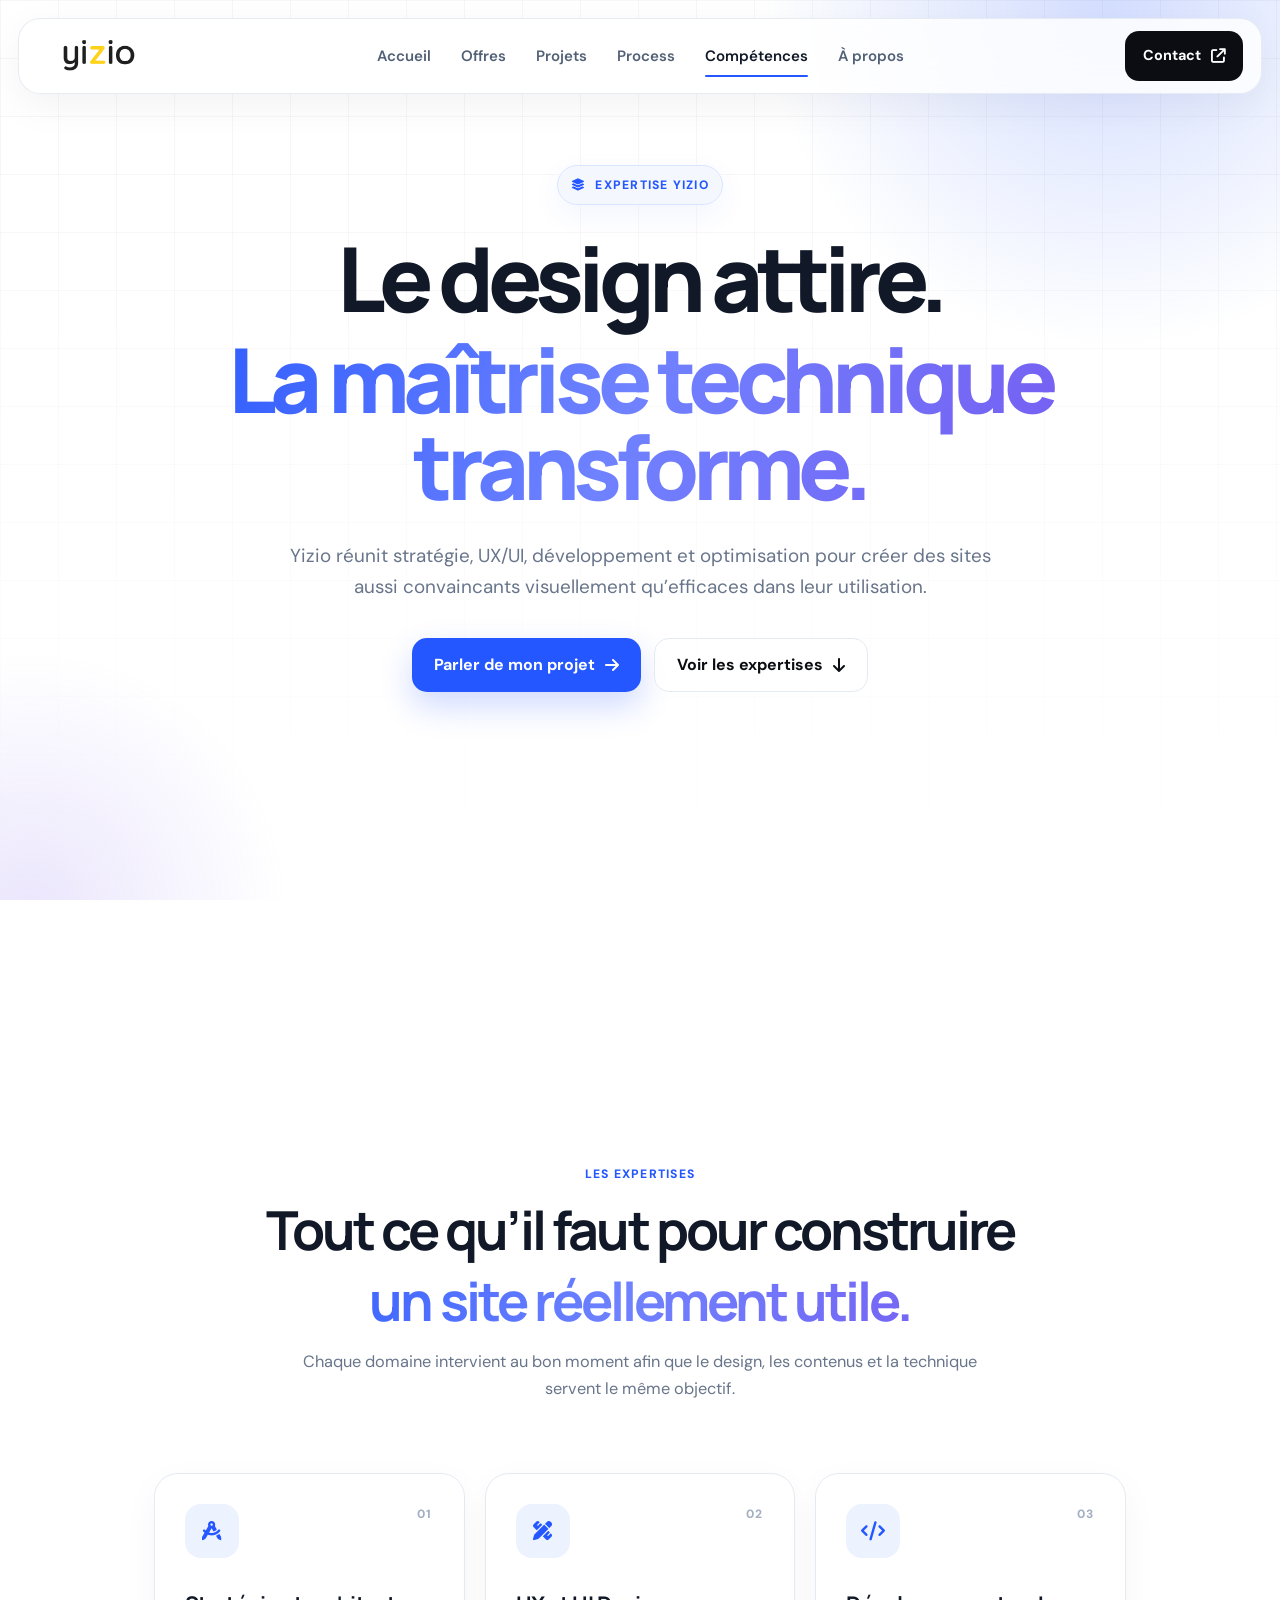
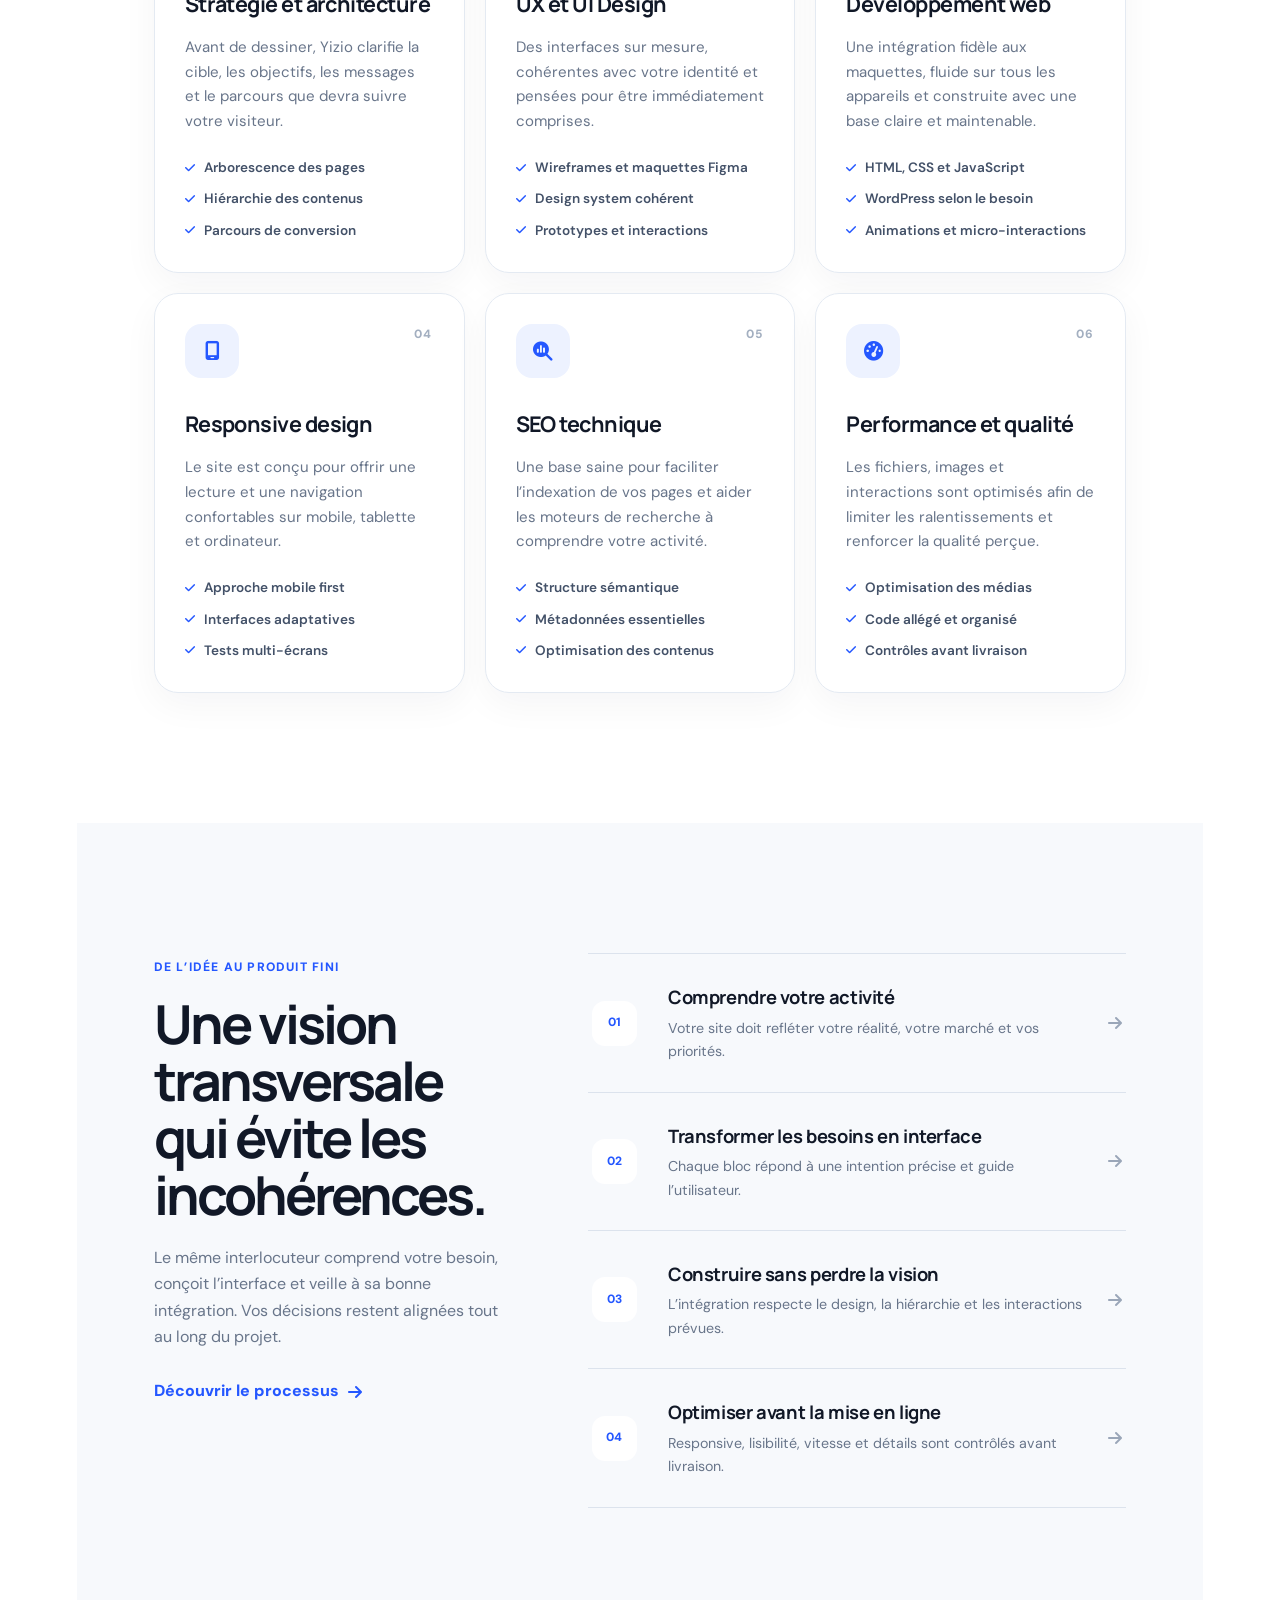
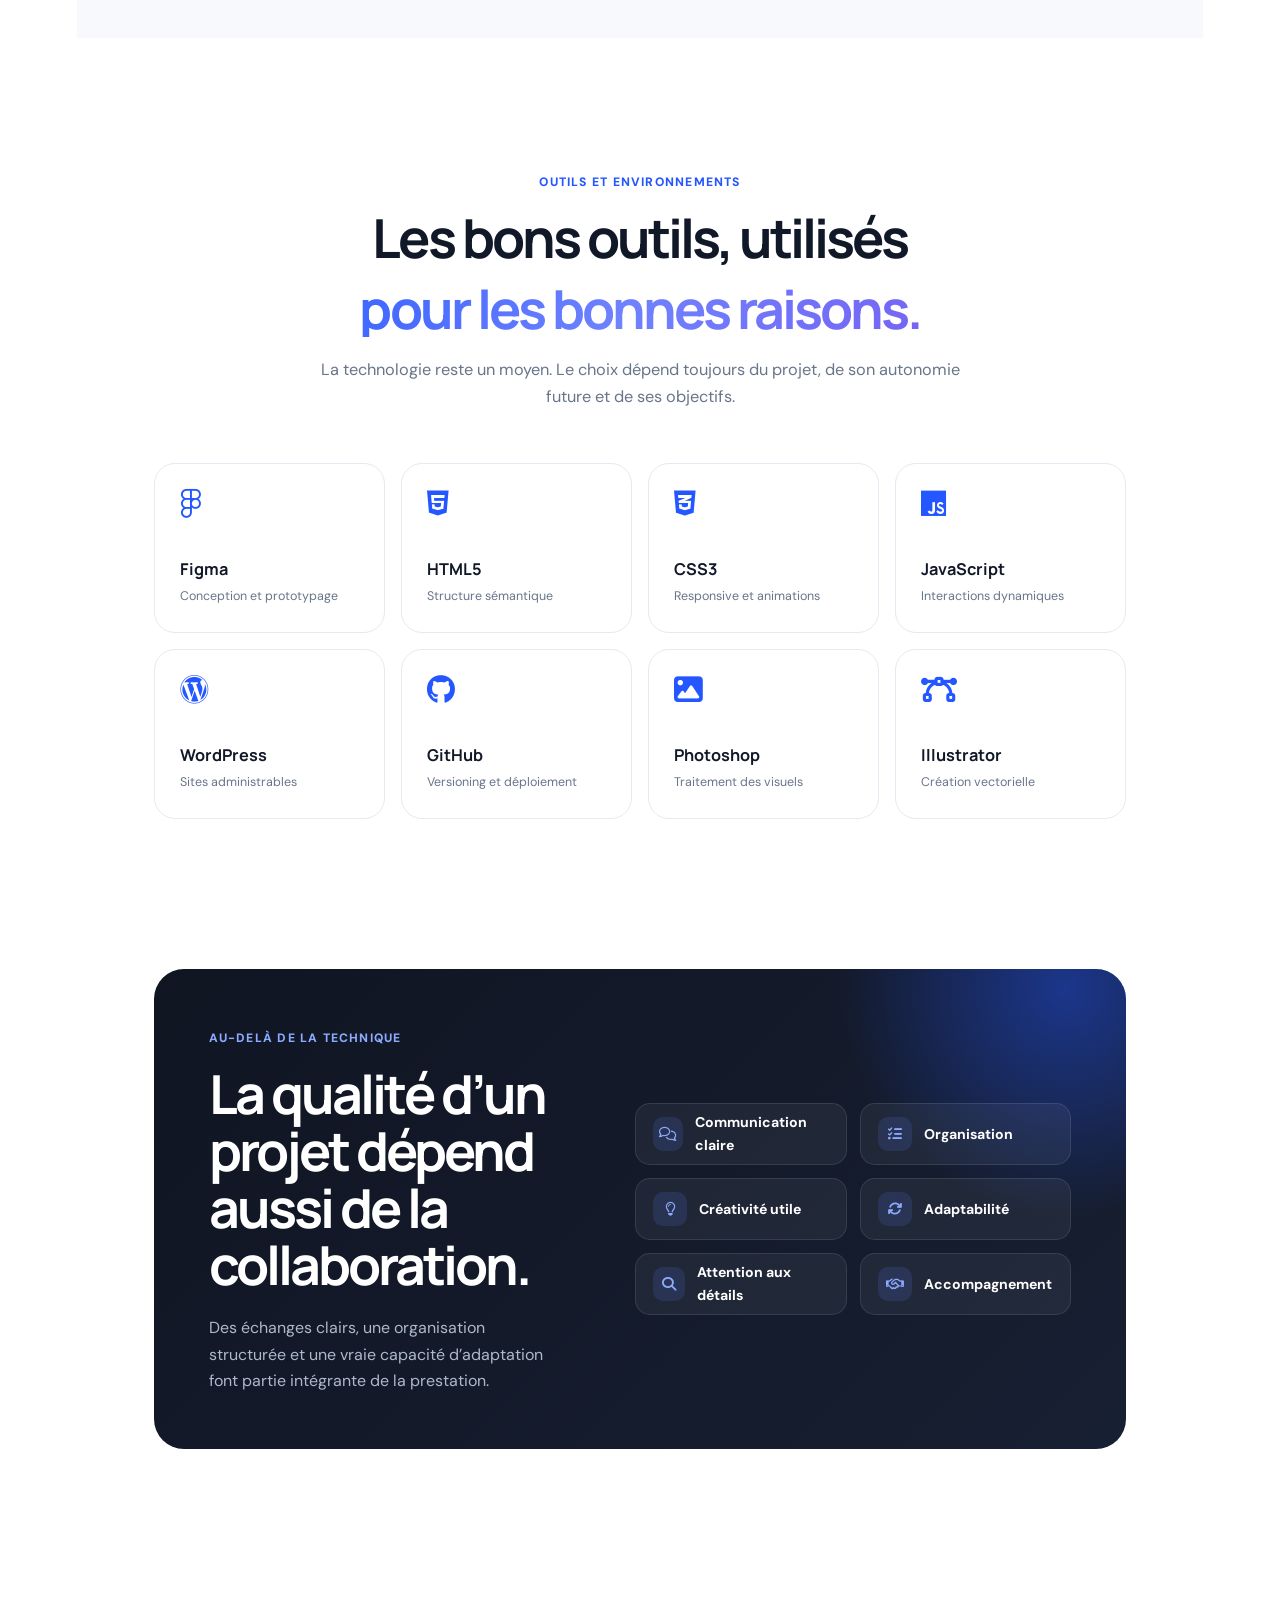
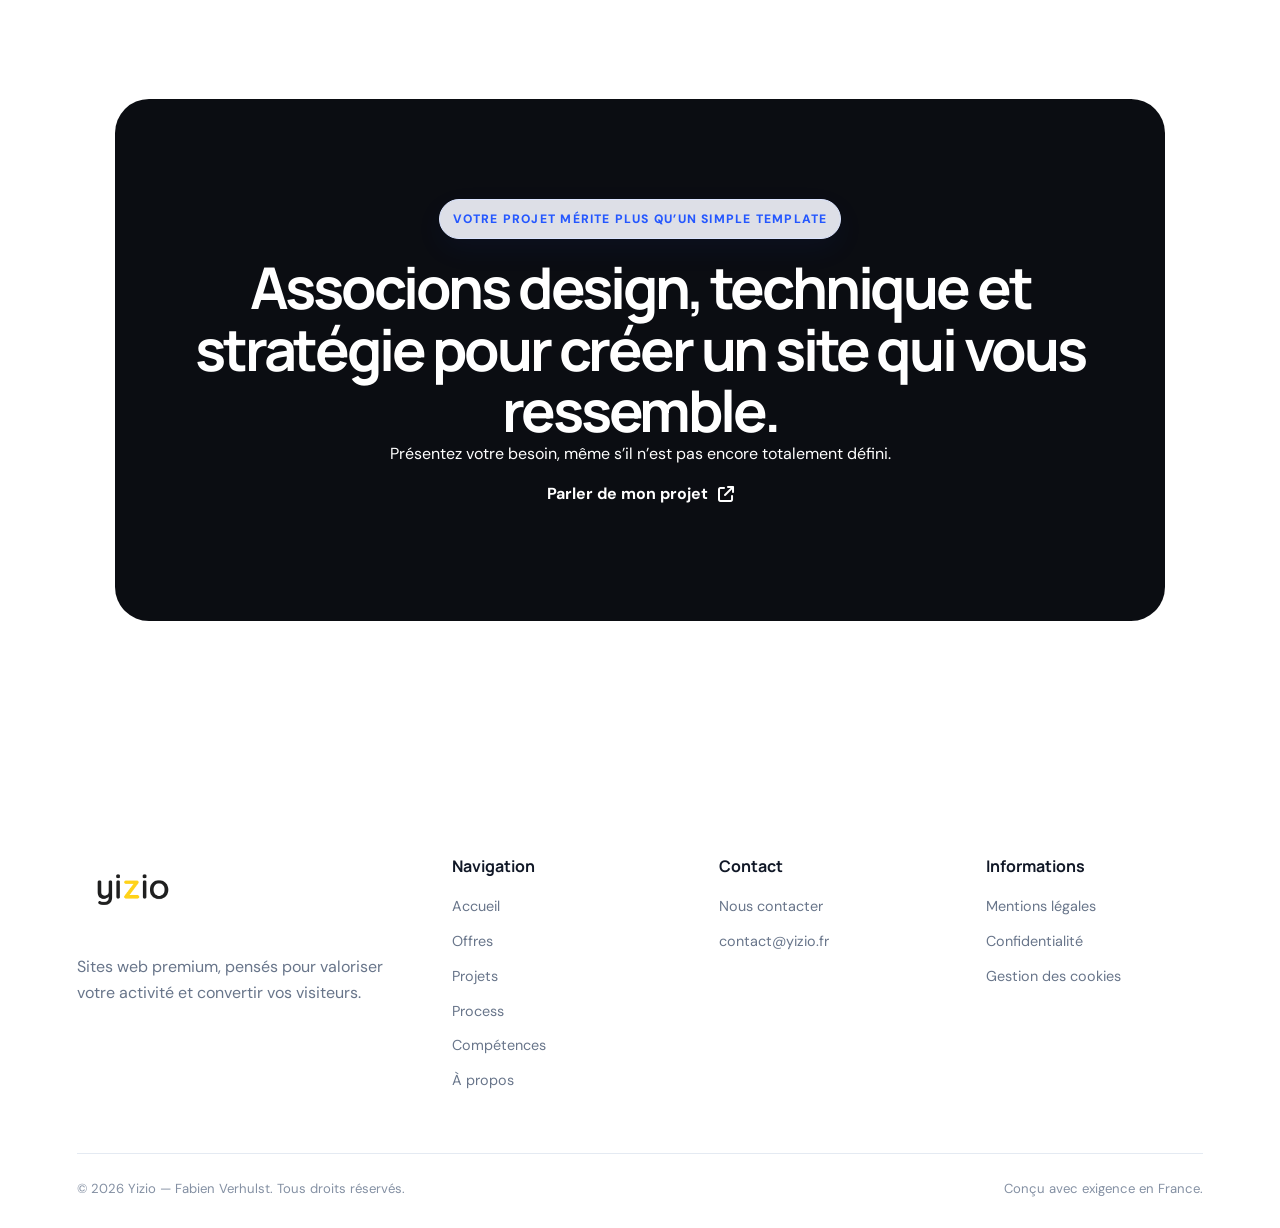
<file: competences.html>
<!DOCTYPE html>
<html lang="fr">
<head>
<script async src="https://www.googletagmanager.com/gtag/js?id=G-WGB9FF9N50"></script>
<script>
  window.dataLayer = window.dataLayer || [];
  function gtag(){dataLayer.push(arguments);}
  gtag('js', new Date());

  gtag('config', 'G-WGB9FF9N50');
</script>
  <meta charset="UTF-8" />
  <meta name="viewport" content="width=device-width, initial-scale=1.0" />
  <title>Compétences web, design et SEO | Yizio</title>
  <link rel="icon" type="image/png" href="/images/favicon.png">
  <meta name="description" content="Découvrez les compétences de Yizio en stratégie digitale, UX/UI design, développement web, responsive design, SEO et performance." />

  <link rel="preconnect" href="https://fonts.googleapis.com" />
  <link rel="preconnect" href="https://fonts.gstatic.com" crossorigin />
  <link href="https://fonts.googleapis.com/css2?family=DM+Sans:wght@400;500;600;700&family=Manrope:wght@500;600;700;800&display=swap" rel="stylesheet" />
  <link rel="stylesheet" href="https://cdnjs.cloudflare.com/ajax/libs/font-awesome/6.5.2/css/all.min.css" />

  <link rel="stylesheet" href="css/competences.css" />
  <script src="js/script.js" defer></script>
</head>
<body>
  <div class="cursor-glow" aria-hidden="true"></div>

  <header class="navbar" id="navbar">
    <a class="logo logo-wordmark" href="index.html" aria-label="Accueil Yizio">
    <img src="images/yizio_logo.png" alt="Yizio" class="logo-img">
    </a>

    <nav aria-label="Navigation principale">
      <a href="index.html">Accueil</a>
      <a href="offres.html">Offres</a>
      <a href="projets.html">Projets</a>
      <a href="process.html">Process</a>
      <a class="active" href="competences.html" aria-current="page">Compétences</a>
      <a href="apropos.html">À propos</a>
    </nav>

    <a class="nav-cta magnetic" href="contact.html">
      Contact
      <i class="fa-solid fa-arrow-up-right-from-square"></i>
    </a>

    <button class="menu-btn" type="button" aria-label="Ouvrir le menu" aria-expanded="false">
      <span></span><span></span><span></span>
    </button>
  </header>
  <main>

<section class="skills-hero">
  <div class="hero-orbit orbit-one" aria-hidden="true"></div>
  <div class="hero-orbit orbit-two" aria-hidden="true"></div>

  <div class="skills-hero-inner">

    <div class="hero-copy reveal">
      <span class="eyebrow">
        <i class="fa-solid fa-layer-group"></i>
        Expertise Yizio
      </span>

      <h1>
        Le design attire.
        <span>La maîtrise technique transforme.</span>
      </h1>

      <p>
        Yizio réunit stratégie, UX/UI, développement et optimisation pour créer
        des sites aussi convaincants visuellement qu’efficaces dans leur utilisation.
      </p>

<div class="hero-actions">
  <a class="btn btn-primary magnetic" href="contact.html">
    Parler de mon projet
    <i class="fa-solid fa-arrow-right"></i>
  </a>

  <a class="btn btn-secondary" href="#expertises">
    Voir les expertises
    <i class="fa-solid fa-arrow-down"></i>
  </a>
</div>

</div>
</div>
</section>

<main class="expertises-section" id="expertises">

    <section class="expertises-section" id="expertises">
      <div class="section-heading reveal">
        <span class="section-kicker">LES EXPERTISES</span>
        <h2>Tout ce qu’il faut pour construire<br /><span>un site réellement utile.</span></h2>
        <p>
          Chaque domaine intervient au bon moment afin que le design, les contenus et la technique servent le même objectif.
        </p>
      </div>

      <div class="expertise-grid">
        <article class="expertise-card spotlight-card reveal">
          <div class="expertise-icon"><i class="fa-solid fa-compass-drafting"></i></div>
          <span class="card-number">01</span>
          <h3>Stratégie et architecture</h3>
          <p>Avant de dessiner, Yizio clarifie la cible, les objectifs, les messages et le parcours que devra suivre votre visiteur.</p>
          <ul>
            <li><i class="fa-solid fa-check"></i> Arborescence des pages</li>
            <li><i class="fa-solid fa-check"></i> Hiérarchie des contenus</li>
            <li><i class="fa-solid fa-check"></i> Parcours de conversion</li>
          </ul>
        </article>

        <article class="expertise-card spotlight-card reveal" data-delay="60">
          <div class="expertise-icon"><i class="fa-solid fa-pen-ruler"></i></div>
          <span class="card-number">02</span>
          <h3>UX et UI Design</h3>
          <p>Des interfaces sur mesure, cohérentes avec votre identité et pensées pour être immédiatement comprises.</p>
          <ul>
            <li><i class="fa-solid fa-check"></i> Wireframes et maquettes Figma</li>
            <li><i class="fa-solid fa-check"></i> Design system cohérent</li>
            <li><i class="fa-solid fa-check"></i> Prototypes et interactions</li>
          </ul>
        </article>

        <article class="expertise-card spotlight-card reveal" data-delay="120">
          <div class="expertise-icon"><i class="fa-solid fa-code"></i></div>
          <span class="card-number">03</span>
          <h3>Développement web</h3>
          <p>Une intégration fidèle aux maquettes, fluide sur tous les appareils et construite avec une base claire et maintenable.</p>
          <ul>
            <li><i class="fa-solid fa-check"></i> HTML, CSS et JavaScript</li>
            <li><i class="fa-solid fa-check"></i> WordPress selon le besoin</li>
            <li><i class="fa-solid fa-check"></i> Animations et micro-interactions</li>
          </ul>
        </article>

        <article class="expertise-card spotlight-card reveal">
          <div class="expertise-icon"><i class="fa-solid fa-mobile-screen"></i></div>
          <span class="card-number">04</span>
          <h3>Responsive design</h3>
          <p>Le site est conçu pour offrir une lecture et une navigation confortables sur mobile, tablette et ordinateur.</p>
          <ul>
            <li><i class="fa-solid fa-check"></i> Approche mobile first</li>
            <li><i class="fa-solid fa-check"></i> Interfaces adaptatives</li>
            <li><i class="fa-solid fa-check"></i> Tests multi-écrans</li>
          </ul>
        </article>

        <article class="expertise-card spotlight-card reveal" data-delay="60">
          <div class="expertise-icon"><i class="fa-solid fa-magnifying-glass-chart"></i></div>
          <span class="card-number">05</span>
          <h3>SEO technique</h3>
          <p>Une base saine pour faciliter l’indexation de vos pages et aider les moteurs de recherche à comprendre votre activité.</p>
          <ul>
            <li><i class="fa-solid fa-check"></i> Structure sémantique</li>
            <li><i class="fa-solid fa-check"></i> Métadonnées essentielles</li>
            <li><i class="fa-solid fa-check"></i> Optimisation des contenus</li>
          </ul>
        </article>

        <article class="expertise-card spotlight-card reveal" data-delay="120">
          <div class="expertise-icon"><i class="fa-solid fa-gauge-high"></i></div>
          <span class="card-number">06</span>
          <h3>Performance et qualité</h3>
          <p>Les fichiers, images et interactions sont optimisés afin de limiter les ralentissements et renforcer la qualité perçue.</p>
          <ul>
            <li><i class="fa-solid fa-check"></i> Optimisation des médias</li>
            <li><i class="fa-solid fa-check"></i> Code allégé et organisé</li>
            <li><i class="fa-solid fa-check"></i> Contrôles avant livraison</li>
          </ul>
        </article>
      </div>
    </section>

    <section class="capabilities-section">
      <div class="capabilities-shell">
        <div class="capabilities-copy reveal">
          <span class="section-kicker">DE L’IDÉE AU PRODUIT FINI</span>
          <h2>Une vision transversale qui évite les incohérences.</h2>
          <p>
            Le même interlocuteur comprend votre besoin, conçoit l’interface et veille à sa bonne intégration. Vos décisions restent alignées tout au long du projet.
          </p>
          <a class="text-link" href="process.html">Découvrir le processus <i class="fa-solid fa-arrow-right"></i></a>
        </div>

        <div class="capability-list reveal" data-delay="100">
          <article>
            <span>01</span>
            <div><h3>Comprendre votre activité</h3><p>Votre site doit refléter votre réalité, votre marché et vos priorités.</p></div>
            <i class="fa-solid fa-arrow-right"></i>
          </article>
          <article>
            <span>02</span>
            <div><h3>Transformer les besoins en interface</h3><p>Chaque bloc répond à une intention précise et guide l’utilisateur.</p></div>
            <i class="fa-solid fa-arrow-right"></i>
          </article>
          <article>
            <span>03</span>
            <div><h3>Construire sans perdre la vision</h3><p>L’intégration respecte le design, la hiérarchie et les interactions prévues.</p></div>
            <i class="fa-solid fa-arrow-right"></i>
          </article>
          <article>
            <span>04</span>
            <div><h3>Optimiser avant la mise en ligne</h3><p>Responsive, lisibilité, vitesse et détails sont contrôlés avant livraison.</p></div>
            <i class="fa-solid fa-arrow-right"></i>
          </article>
        </div>
      </div>
    </section>

    <section class="tools-section">
      <div class="section-heading compact reveal">
        <span class="section-kicker">OUTILS ET ENVIRONNEMENTS</span>
        <h2>Les bons outils, utilisés<br /><span>pour les bonnes raisons.</span></h2>
        <p>La technologie reste un moyen. Le choix dépend toujours du projet, de son autonomie future et de ses objectifs.</p>
      </div>

      <div class="tools-grid reveal">
        <article><i class="fa-brands fa-figma"></i><strong>Figma</strong><span>Conception et prototypage</span></article>
        <article><i class="fa-brands fa-html5"></i><strong>HTML5</strong><span>Structure sémantique</span></article>
        <article><i class="fa-brands fa-css3-alt"></i><strong>CSS3</strong><span>Responsive et animations</span></article>
        <article><i class="fa-brands fa-js"></i><strong>JavaScript</strong><span>Interactions dynamiques</span></article>
        <article><i class="fa-brands fa-wordpress"></i><strong>WordPress</strong><span>Sites administrables</span></article>
        <article><i class="fa-brands fa-github"></i><strong>GitHub</strong><span>Versioning et déploiement</span></article>
        <article><i class="fa-solid fa-image"></i><strong>Photoshop</strong><span>Traitement des visuels</span></article>
        <article><i class="fa-solid fa-bezier-curve"></i><strong>Illustrator</strong><span>Création vectorielle</span></article>
      </div>
    </section>

    <section class="soft-skills-section">
      <div class="soft-panel reveal">
        <div class="soft-copy">
          <span class="section-kicker">AU-DELÀ DE LA TECHNIQUE</span>
          <h2>La qualité d’un projet dépend aussi de la collaboration.</h2>
          <p>Des échanges clairs, une organisation structurée et une vraie capacité d’adaptation font partie intégrante de la prestation.</p>
        </div>
        <div class="soft-grid">
          <span><i class="fa-regular fa-comments"></i> Communication claire</span>
          <span><i class="fa-solid fa-list-check"></i> Organisation</span>
          <span><i class="fa-regular fa-lightbulb"></i> Créativité utile</span>
          <span><i class="fa-solid fa-arrows-rotate"></i> Adaptabilité</span>
          <span><i class="fa-solid fa-magnifying-glass"></i> Attention aux détails</span>
          <span><i class="fa-regular fa-handshake"></i> Accompagnement</span>
        </div>
      </div>
    </section>

  <section class="final-cta section-shell reveal">
  <div class="final-cta-content">
    <span class="eyebrow light">
      VOTRE PROJET MÉRITE PLUS QU’UN SIMPLE TEMPLATE
    </span>

    <h2>
      Associons design, technique et stratégie pour créer un site qui vous ressemble.
    </h2>

    <p>
      Présentez votre besoin, même s’il n’est pas encore totalement défini.
    </p>
  </div>

  <a href="contact.html" class="btn btn-light magnetic">
    Parler de mon projet
    <i class="fa-solid fa-arrow-up-right-from-square"></i>
  </a>
</section>

</main>

  <footer class="site-footer">
    <div class="footer-main">
      <div class="footer-brand">
        <a class="logo logo-wordmark footer-logo" href="index.html" aria-label="Accueil Yizio">
    <img src="images/yizio_logo.png" alt="Yizio" class="logo-img">
        </a>
        <p>Sites web premium, pensés pour valoriser votre activité et convertir vos visiteurs.</p>
      </div>

      <div class="footer-column">
        <strong>Navigation</strong>
        <a href="index.html">Accueil</a>
        <a href="offres.html">Offres</a>
        <a href="projets.html">Projets</a>
        <a href="process.html">Process</a>
        <a href="competences.html">Compétences</a>
        <a href="apropos.html">À propos</a>
      </div>

      <div class="footer-column">
        <strong>Contact</strong>
        <a href="contact.html">Nous contacter</a>
        <a href="mailto:contact@yizio.fr">contact@yizio.fr</a>
      </div>

      <div class="footer-column">
        <strong>Informations</strong>
        <a href="mentions-legales.html">Mentions légales</a>
        <a href="politique-confidentialite.html">Confidentialité</a>
        <a href="gestion-cookies.html">Gestion des cookies</a>
      </div>
    </div>

    <div class="footer-bottom">
      <p>© 2026 Yizio — Fabien Verhulst. Tous droits réservés.</p>
      <span>Conçu avec exigence en France.</span>
    </div>
  </footer>
</body>
</html>
</file>
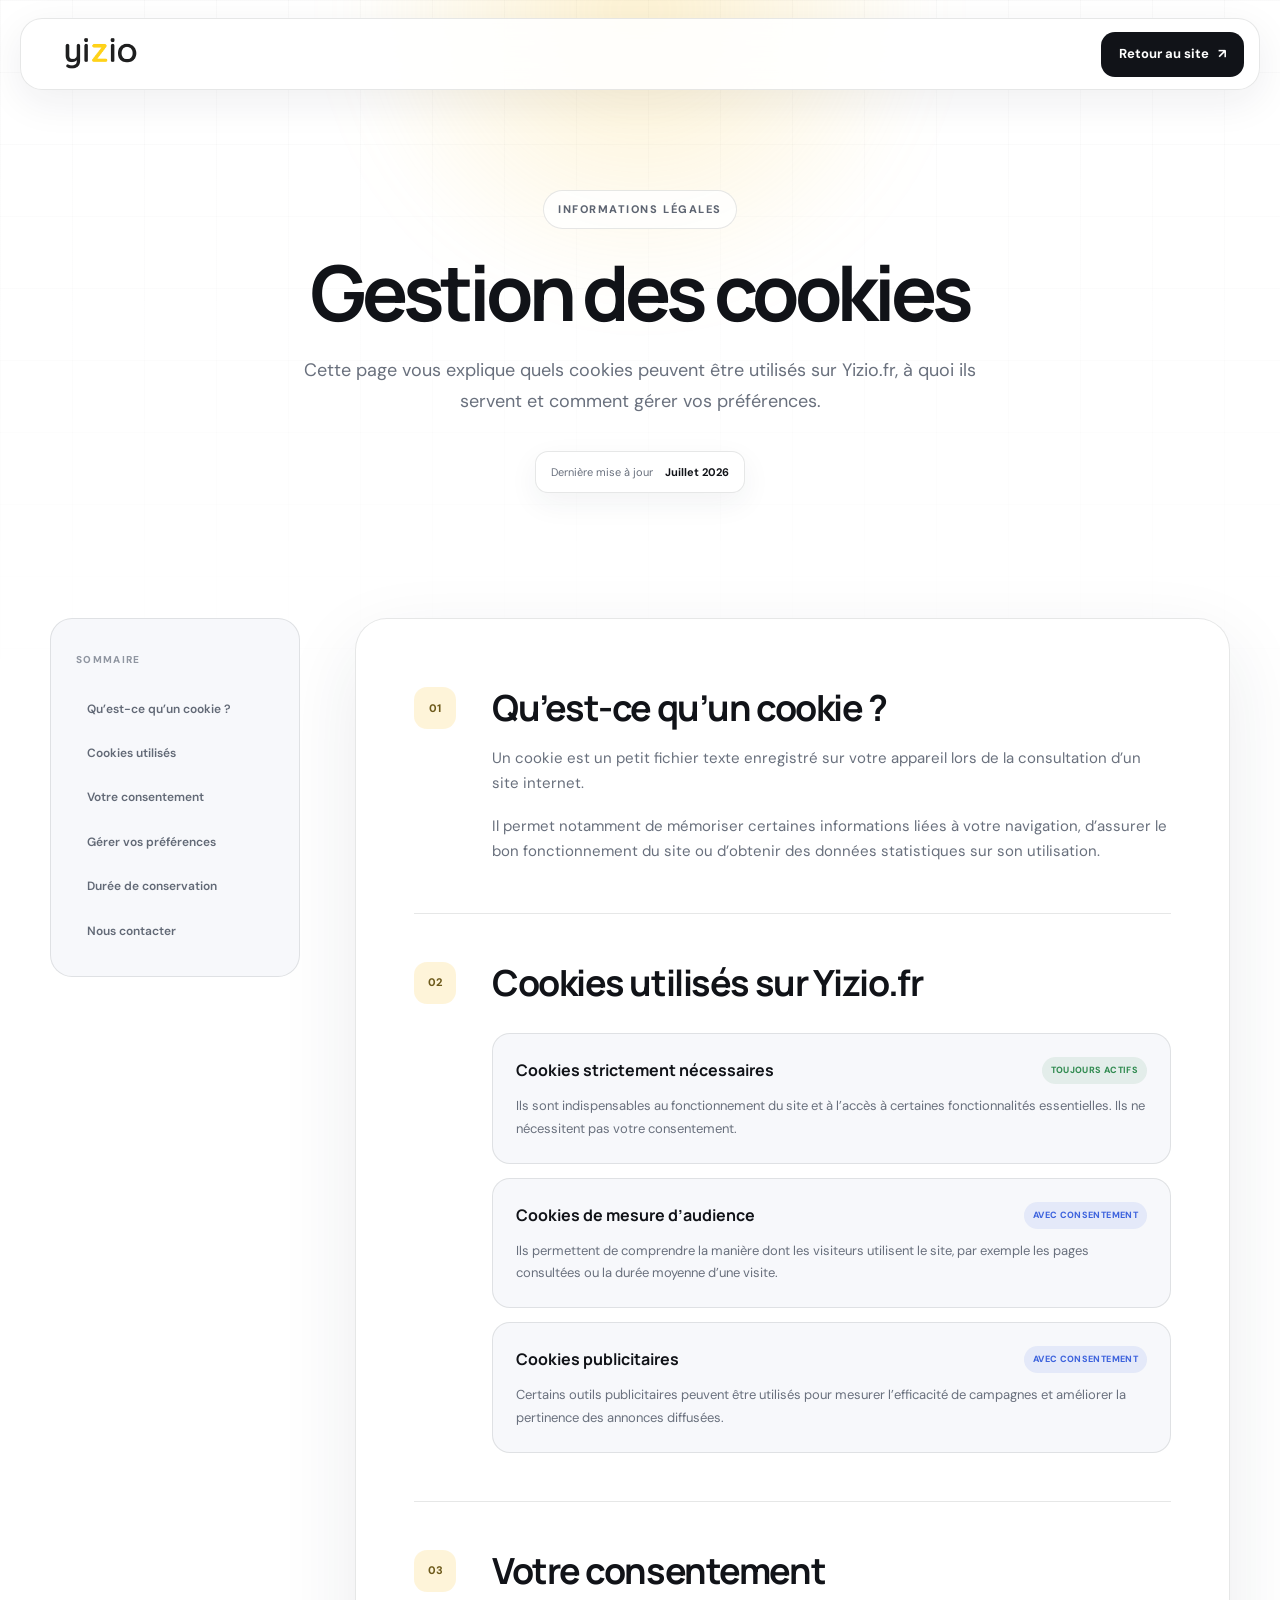
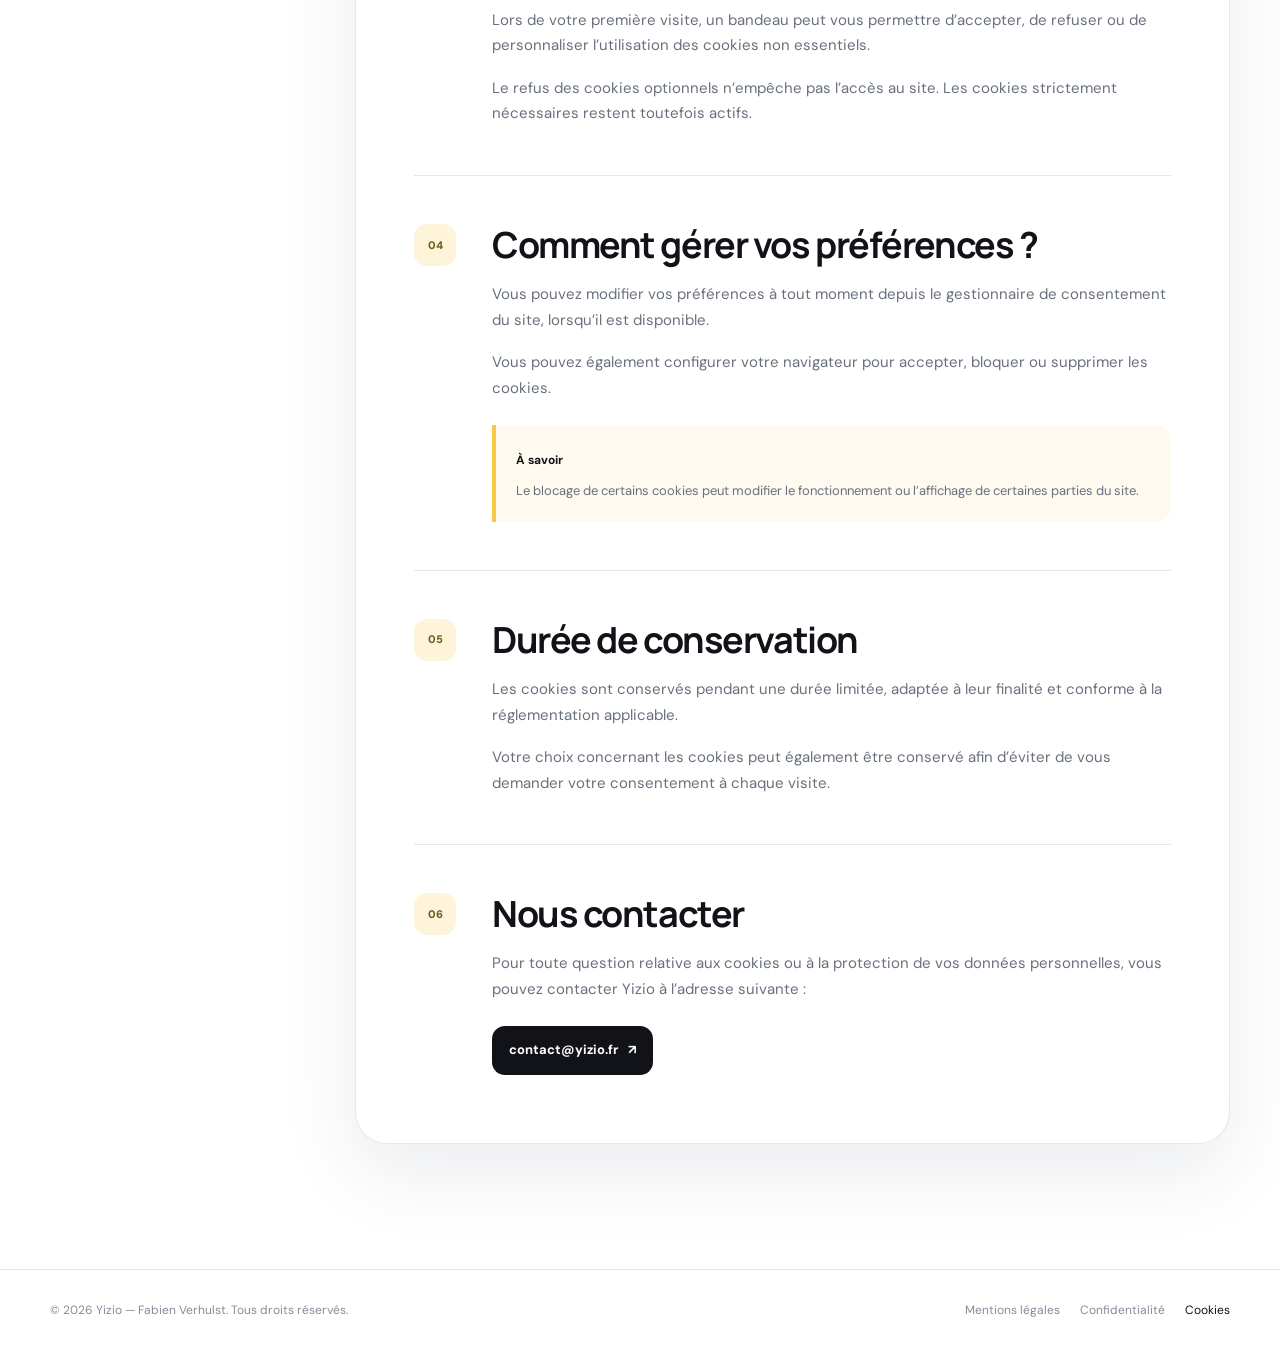
<file: gestion-cookies.html>
<!DOCTYPE html>
<html lang="fr">
<head>
<script async src="https://www.googletagmanager.com/gtag/js?id=G-WGB9FF9N50"></script>
<script>
  window.dataLayer = window.dataLayer || [];
  function gtag(){dataLayer.push(arguments);}
  gtag('js', new Date());

  gtag('config', 'G-WGB9FF9N50');
</script>
  <meta charset="UTF-8" />
  <meta name="viewport" content="width=device-width, initial-scale=1.0" />
  <title>Gestion des cookies | Yizio</title>
  <link rel="icon" type="image/png" href="/images/favicon.png">
  <meta name="description" content="Découvrez comment Yizio utilise les cookies, à quelles fins et comment gérer vos préférences de navigation." />
  <link rel="preconnect" href="https://fonts.googleapis.com" />
  <link rel="preconnect" href="https://fonts.gstatic.com" crossorigin />
  <link href="https://fonts.googleapis.com/css2?family=DM+Sans:wght@400;500;600;700&family=Manrope:wght@600;700;800&display=swap" rel="stylesheet" />
  <link rel="stylesheet" href="css/gestion-cookies.css" />
</head>
<body>
  <div class="page-grid" aria-hidden="true"></div>

  <header class="navbar">
    <a class="logo" href="index.html" aria-label="Accueil Yizio">
      <img src="images/yizio_logo.png" alt="Yizio" class="logo-img" />
    </a>
    <a href="index.html" class="back-home">Retour au site <span aria-hidden="true">↗</span></a>
  </header>

  <main>
    <section class="legal-hero">
      <div class="hero-glow" aria-hidden="true"></div>
      <div class="container">
        <span class="eyebrow">Informations légales</span>
        <h1>Gestion des cookies</h1>
        <p>Cette page vous explique quels cookies peuvent être utilisés sur Yizio.fr, à quoi ils servent et comment gérer vos préférences.</p>
        <div class="hero-meta"><span>Dernière mise à jour</span><strong>Juillet 2026</strong></div>
      </div>
    </section>

    <section class="legal-content">
      <div class="container legal-layout">
        <aside class="legal-summary">
          <span class="summary-label">Sommaire</span>
          <nav aria-label="Sommaire de la page">
            <a href="#definition">Qu’est-ce qu’un cookie ?</a>
            <a href="#cookies-utilises">Cookies utilisés</a>
            <a href="#consentement">Votre consentement</a>
            <a href="#preferences">Gérer vos préférences</a>
            <a href="#duree">Durée de conservation</a>
            <a href="#contact">Nous contacter</a>
          </nav>
        </aside>

        <article class="legal-card">
          <section id="definition" class="legal-section">
            <span class="section-number">01</span>
            <div>
              <h2>Qu’est-ce qu’un cookie ?</h2>
              <p>Un cookie est un petit fichier texte enregistré sur votre appareil lors de la consultation d’un site internet.</p>
              <p>Il permet notamment de mémoriser certaines informations liées à votre navigation, d’assurer le bon fonctionnement du site ou d’obtenir des données statistiques sur son utilisation.</p>
            </div>
          </section>

          <section id="cookies-utilises" class="legal-section">
            <span class="section-number">02</span>
            <div>
              <h2>Cookies utilisés sur Yizio.fr</h2>
              <div class="cookie-list">
                <article class="cookie-item">
                  <div class="cookie-head"><h3>Cookies strictement nécessaires</h3><span class="cookie-status required">Toujours actifs</span></div>
                  <p>Ils sont indispensables au fonctionnement du site et à l’accès à certaines fonctionnalités essentielles. Ils ne nécessitent pas votre consentement.</p>
                </article>
                <article class="cookie-item">
                  <div class="cookie-head"><h3>Cookies de mesure d’audience</h3><span class="cookie-status optional">Avec consentement</span></div>
                  <p>Ils permettent de comprendre la manière dont les visiteurs utilisent le site, par exemple les pages consultées ou la durée moyenne d’une visite.</p>
                </article>
                <article class="cookie-item">
                  <div class="cookie-head"><h3>Cookies publicitaires</h3><span class="cookie-status optional">Avec consentement</span></div>
                  <p>Certains outils publicitaires peuvent être utilisés pour mesurer l’efficacité de campagnes et améliorer la pertinence des annonces diffusées.</p>
                </article>
              </div>
            </div>
          </section>

          <section id="consentement" class="legal-section">
            <span class="section-number">03</span>
            <div>
              <h2>Votre consentement</h2>
              <p>Lors de votre première visite, un bandeau peut vous permettre d’accepter, de refuser ou de personnaliser l’utilisation des cookies non essentiels.</p>
              <p>Le refus des cookies optionnels n’empêche pas l’accès au site. Les cookies strictement nécessaires restent toutefois actifs.</p>
            </div>
          </section>

          <section id="preferences" class="legal-section">
            <span class="section-number">04</span>
            <div>
              <h2>Comment gérer vos préférences ?</h2>
              <p>Vous pouvez modifier vos préférences à tout moment depuis le gestionnaire de consentement du site, lorsqu’il est disponible.</p>
              <p>Vous pouvez également configurer votre navigateur pour accepter, bloquer ou supprimer les cookies.</p>
              <div class="browser-note"><strong>À savoir</strong><p>Le blocage de certains cookies peut modifier le fonctionnement ou l’affichage de certaines parties du site.</p></div>
            </div>
          </section>

          <section id="duree" class="legal-section">
            <span class="section-number">05</span>
            <div>
              <h2>Durée de conservation</h2>
              <p>Les cookies sont conservés pendant une durée limitée, adaptée à leur finalité et conforme à la réglementation applicable.</p>
              <p>Votre choix concernant les cookies peut également être conservé afin d’éviter de vous demander votre consentement à chaque visite.</p>
            </div>
          </section>

          <section id="contact" class="legal-section">
            <span class="section-number">06</span>
            <div>
              <h2>Nous contacter</h2>
              <p>Pour toute question relative aux cookies ou à la protection de vos données personnelles, vous pouvez contacter Yizio à l’adresse suivante :</p>
              <a href="mailto:contact@yizio.fr" class="email-link">contact@yizio.fr <span aria-hidden="true">↗</span></a>
            </div>
          </section>
        </article>
      </div>
    </section>
  </main>

  <footer class="site-footer">
    <div class="footer-inner">
      <p>© 2026 Yizio — Fabien Verhulst. Tous droits réservés.</p>
      <div class="footer-links">
        <a href="mentions-legales.html">Mentions légales</a>
        <a href="politique-confidentialite.html">Confidentialité</a>
        <a href="gestion-cookies.html" aria-current="page">Cookies</a>
      </div>
    </div>
  </footer>
</body>
</html>
</file>
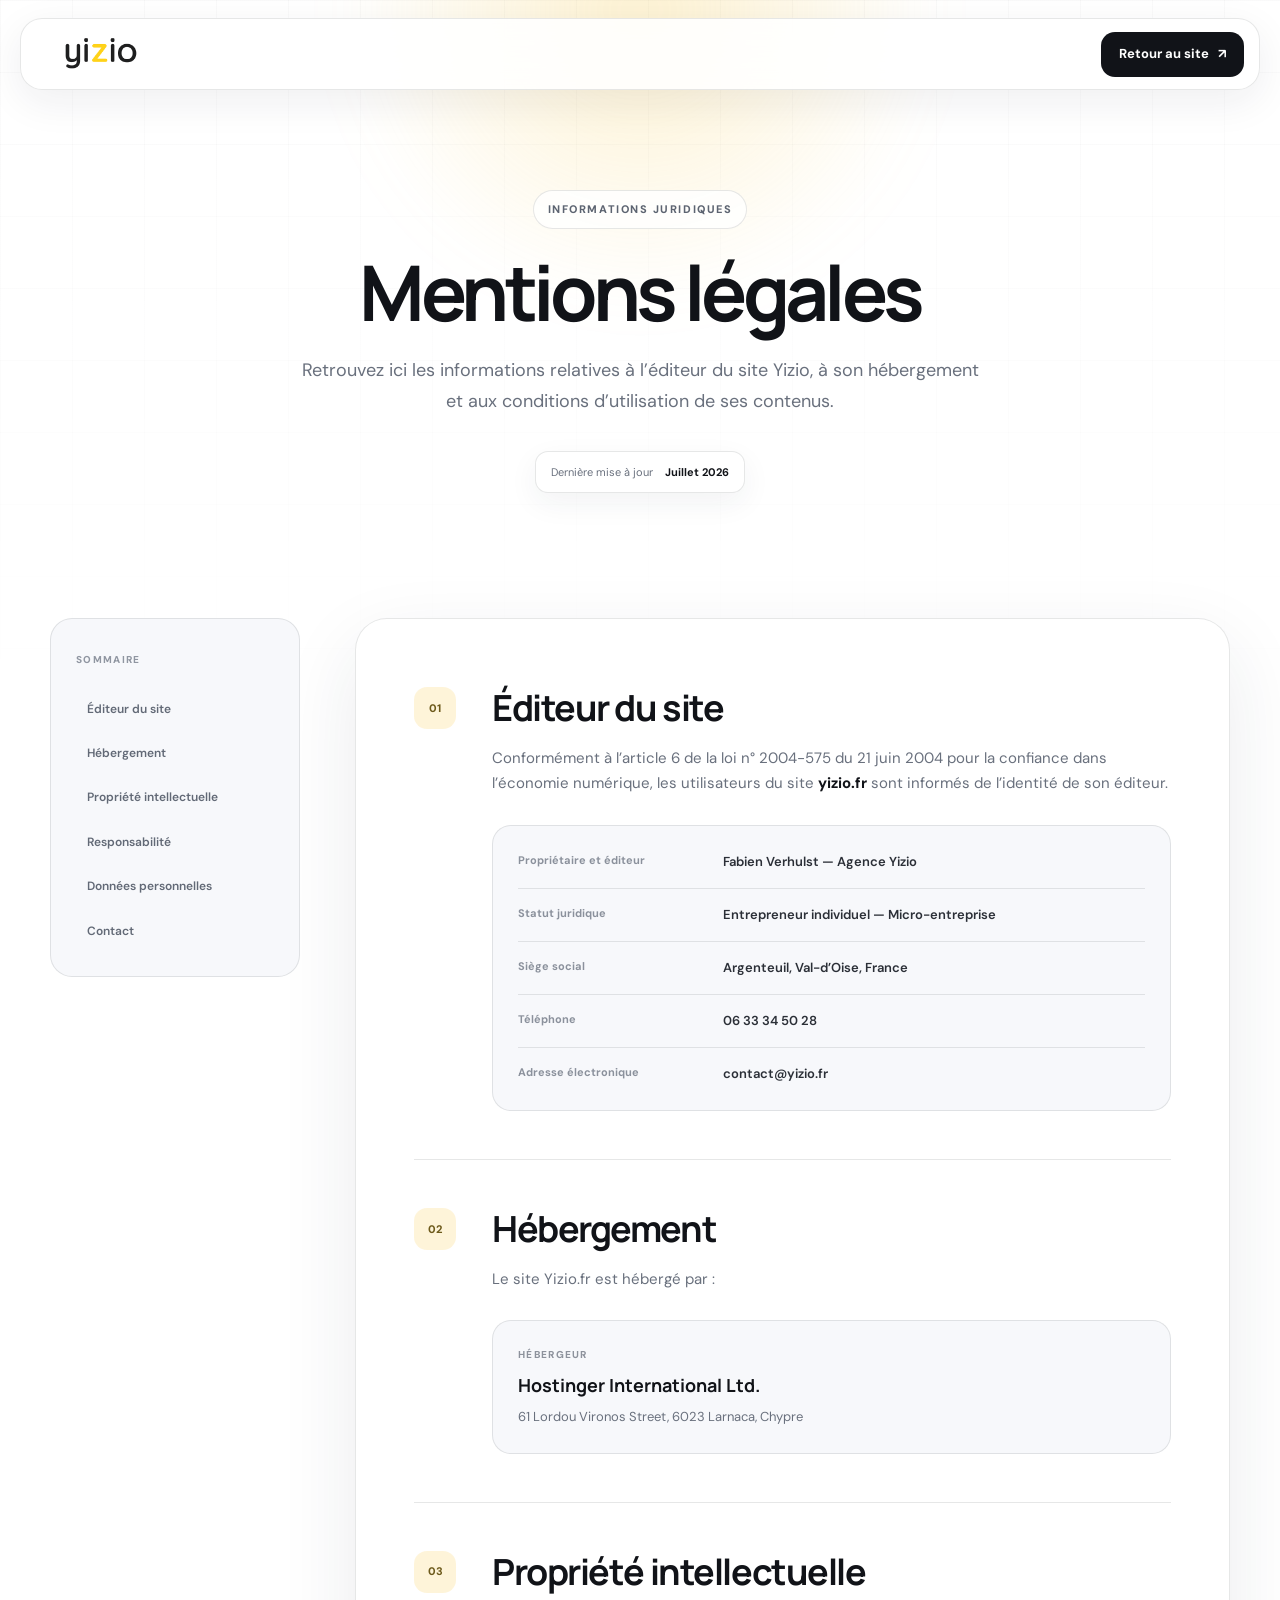
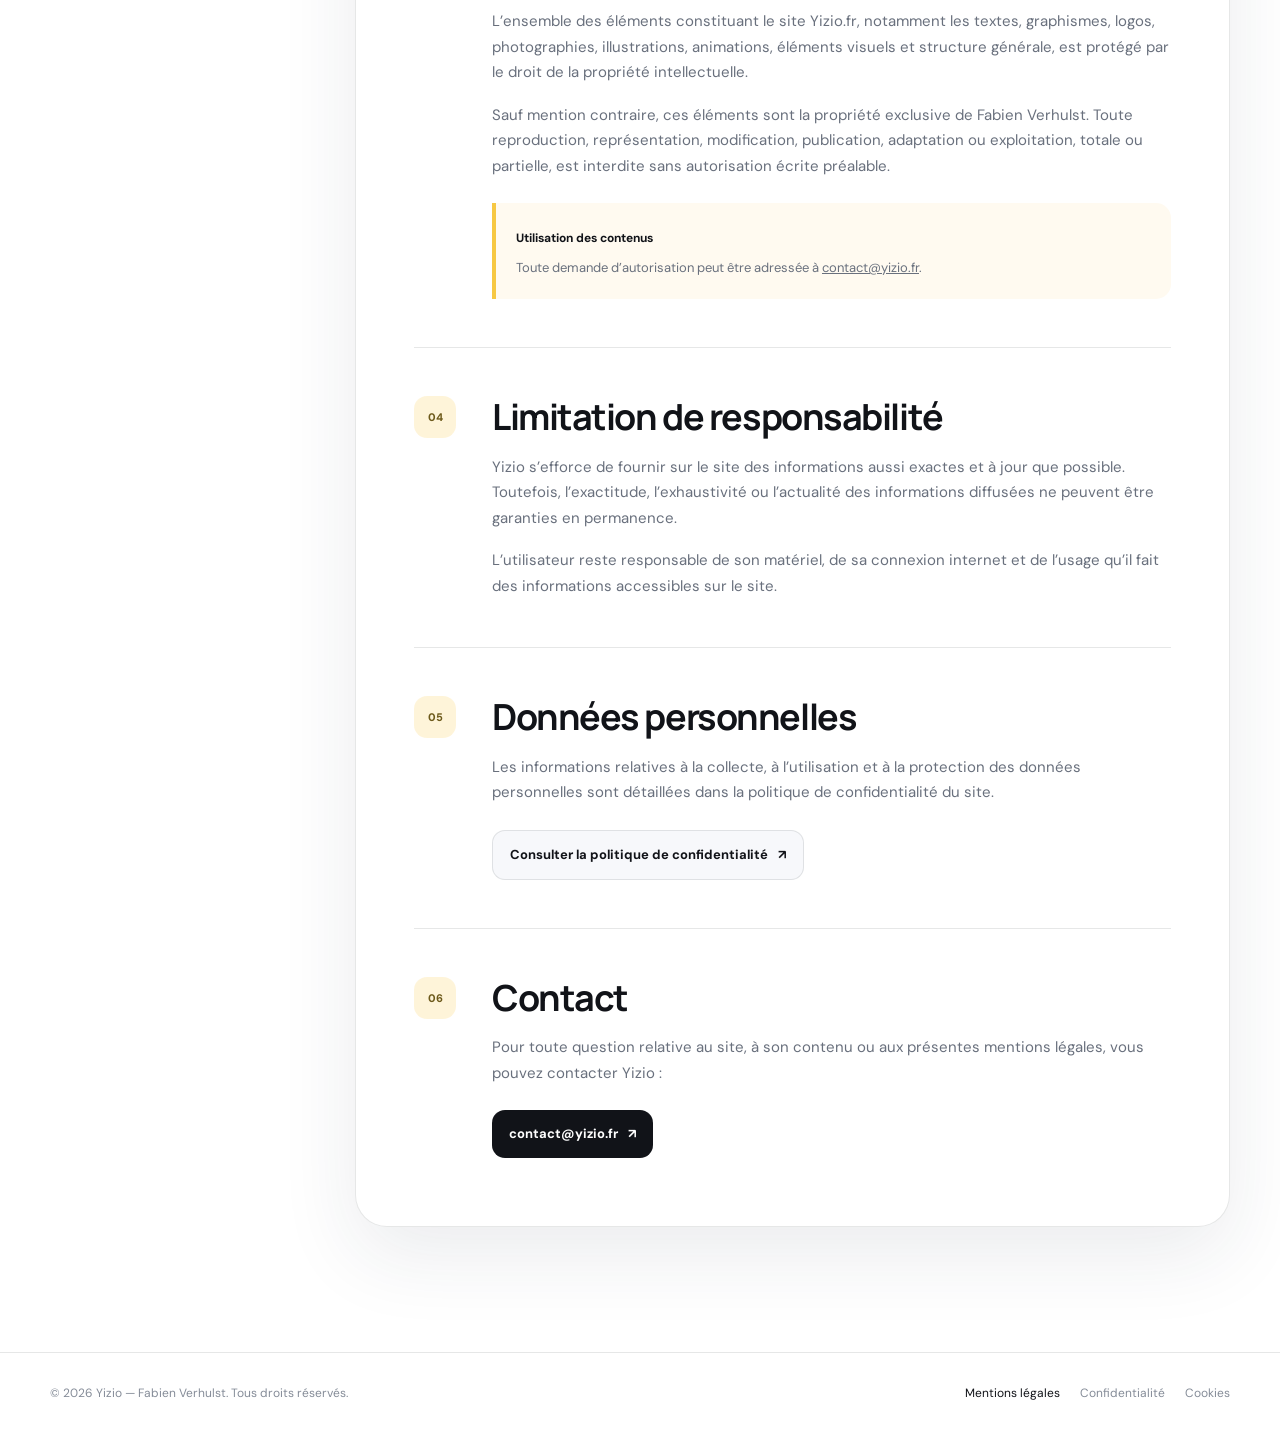
<file: mentions-legales.html>
<!DOCTYPE html>
<html lang="fr">
<head>
<script async src="https://www.googletagmanager.com/gtag/js?id=G-WGB9FF9N50"></script>
<script>
  window.dataLayer = window.dataLayer || [];
  function gtag(){dataLayer.push(arguments);}
  gtag('js', new Date());

  gtag('config', 'G-WGB9FF9N50');
</script>
  <meta charset="UTF-8" />
  <meta name="viewport" content="width=device-width, initial-scale=1.0" />
  <link rel="icon" type="image/png" href="/images/favicon.png">
  <title>Mentions légales | Yizio</title>
  <meta
    name="description"
    content="Consultez les mentions légales de l'agence Yizio : éditeur du site, hébergement, propriété intellectuelle et responsabilités."
  />

  <link rel="preconnect" href="https://fonts.googleapis.com" />
  <link rel="preconnect" href="https://fonts.gstatic.com" crossorigin />
  <link
    href="https://fonts.googleapis.com/css2?family=DM+Sans:wght@400;500;600;700&family=Manrope:wght@600;700;800&display=swap"
    rel="stylesheet"
  />

  <link rel="stylesheet" href="css/mentions-legales.css" />
</head>

<body>
  <div class="page-grid" aria-hidden="true"></div>

  <header class="navbar">
    <a class="logo" href="index.html" aria-label="Accueil Yizio">
      <img src="images/yizio_logo.png" alt="Yizio" class="logo-img" />
    </a>

    <a href="index.html" class="back-home">
      Retour au site
      <span aria-hidden="true">↗</span>
    </a>
  </header>

  <main>
    <section class="legal-hero">
      <div class="hero-glow" aria-hidden="true"></div>

      <div class="container">
        <span class="eyebrow">Informations juridiques</span>

        <h1>Mentions légales</h1>

        <p>
          Retrouvez ici les informations relatives à l’éditeur du site Yizio,
          à son hébergement et aux conditions d’utilisation de ses contenus.
        </p>

        <div class="hero-meta">
          <span>Dernière mise à jour</span>
          <strong>Juillet 2026</strong>
        </div>
      </div>
    </section>

    <section class="legal-content">
      <div class="container legal-layout">
        <aside class="legal-summary">
          <span class="summary-label">Sommaire</span>

          <nav aria-label="Sommaire de la page">
            <a href="#editeur">Éditeur du site</a>
            <a href="#hebergement">Hébergement</a>
            <a href="#propriete">Propriété intellectuelle</a>
            <a href="#responsabilite">Responsabilité</a>
            <a href="#donnees">Données personnelles</a>
            <a href="#contact">Contact</a>
          </nav>
        </aside>

        <article class="legal-card">
          <section id="editeur" class="legal-section">
            <span class="section-number">01</span>

            <div>
              <h2>Éditeur du site</h2>

              <p>
                Conformément à l’article 6 de la loi n° 2004-575 du 21 juin 2004
                pour la confiance dans l’économie numérique, les utilisateurs du
                site <strong>yizio.fr</strong> sont informés de l’identité de son
                éditeur.
              </p>

              <div class="info-card">
                <dl>
                  <div>
                    <dt>Propriétaire et éditeur</dt>
                    <dd>Fabien Verhulst — Agence Yizio</dd>
                  </div>

                  <div>
                    <dt>Statut juridique</dt>
                    <dd>Entrepreneur individuel — Micro-entreprise</dd>
                  </div>

                  <div>
                    <dt>Siège social</dt>
                    <dd>Argenteuil, Val-d’Oise, France</dd>
                  </div>

                  <div>
                    <dt>Téléphone</dt>
                    <dd><a href="tel:+33633345028">06 33 34 50 28</a></dd>
                  </div>

                  <div>
                    <dt>Adresse électronique</dt>
                    <dd>
                      <a href="mailto:contact@yizio.fr">contact@yizio.fr</a>
                    </dd>
                  </div>
                </dl>
              </div>
            </div>
          </section>

          <section id="hebergement" class="legal-section">
            <span class="section-number">02</span>

            <div>
              <h2>Hébergement</h2>

              <p>Le site Yizio.fr est hébergé par :</p>

              <div class="provider-card">
                <span class="provider-label">Hébergeur</span>
                <strong>Hostinger International Ltd.</strong>
                <p>61 Lordou Vironos Street, 6023 Larnaca, Chypre</p>
              </div>
            </div>
          </section>

          <section id="propriete" class="legal-section">
            <span class="section-number">03</span>

            <div>
              <h2>Propriété intellectuelle</h2>

              <p>
                L’ensemble des éléments constituant le site Yizio.fr, notamment
                les textes, graphismes, logos, photographies, illustrations,
                animations, éléments visuels et structure générale, est protégé
                par le droit de la propriété intellectuelle.
              </p>

              <p>
                Sauf mention contraire, ces éléments sont la propriété exclusive
                de Fabien Verhulst. Toute reproduction, représentation,
                modification, publication, adaptation ou exploitation, totale ou
                partielle, est interdite sans autorisation écrite préalable.
              </p>

              <div class="legal-note">
                <strong>Utilisation des contenus</strong>
                <p>
                  Toute demande d’autorisation peut être adressée à
                  <a href="mailto:contact@yizio.fr">contact@yizio.fr</a>.
                </p>
              </div>
            </div>
          </section>

          <section id="responsabilite" class="legal-section">
            <span class="section-number">04</span>

            <div>
              <h2>Limitation de responsabilité</h2>

              <p>
                Yizio s’efforce de fournir sur le site des informations aussi
                exactes et à jour que possible. Toutefois, l’exactitude,
                l’exhaustivité ou l’actualité des informations diffusées ne
                peuvent être garanties en permanence.
              </p>

              <p>
                L’utilisateur reste responsable de son matériel, de sa connexion
                internet et de l’usage qu’il fait des informations accessibles
                sur le site.
              </p>
            </div>
          </section>

          <section id="donnees" class="legal-section">
            <span class="section-number">05</span>

            <div>
              <h2>Données personnelles</h2>

              <p>
                Les informations relatives à la collecte, à l’utilisation et à
                la protection des données personnelles sont détaillées dans la
                politique de confidentialité du site.
              </p>

              <a href="politique-confidentialite.html" class="document-link">
                Consulter la politique de confidentialité
                <span aria-hidden="true">↗</span>
              </a>
            </div>
          </section>

          <section id="contact" class="legal-section">
            <span class="section-number">06</span>

            <div>
              <h2>Contact</h2>

              <p>
                Pour toute question relative au site, à son contenu ou aux
                présentes mentions légales, vous pouvez contacter Yizio :
              </p>

              <a href="mailto:contact@yizio.fr" class="email-link">
                contact@yizio.fr
                <span aria-hidden="true">↗</span>
              </a>
            </div>
          </section>
        </article>
      </div>
    </section>
  </main>

  <footer class="site-footer">
    <div class="footer-inner">
      <p>© 2026 Yizio — Fabien Verhulst. Tous droits réservés.</p>

      <div class="footer-links">
        <a href="mentions-legales.html" aria-current="page">Mentions légales</a>
        <a href="politique-confidentialite.html">Confidentialité</a>
        <a href="gestion-cookies.html">Cookies</a>
      </div>
    </div>
  </footer>
</body>
</html>
</file>
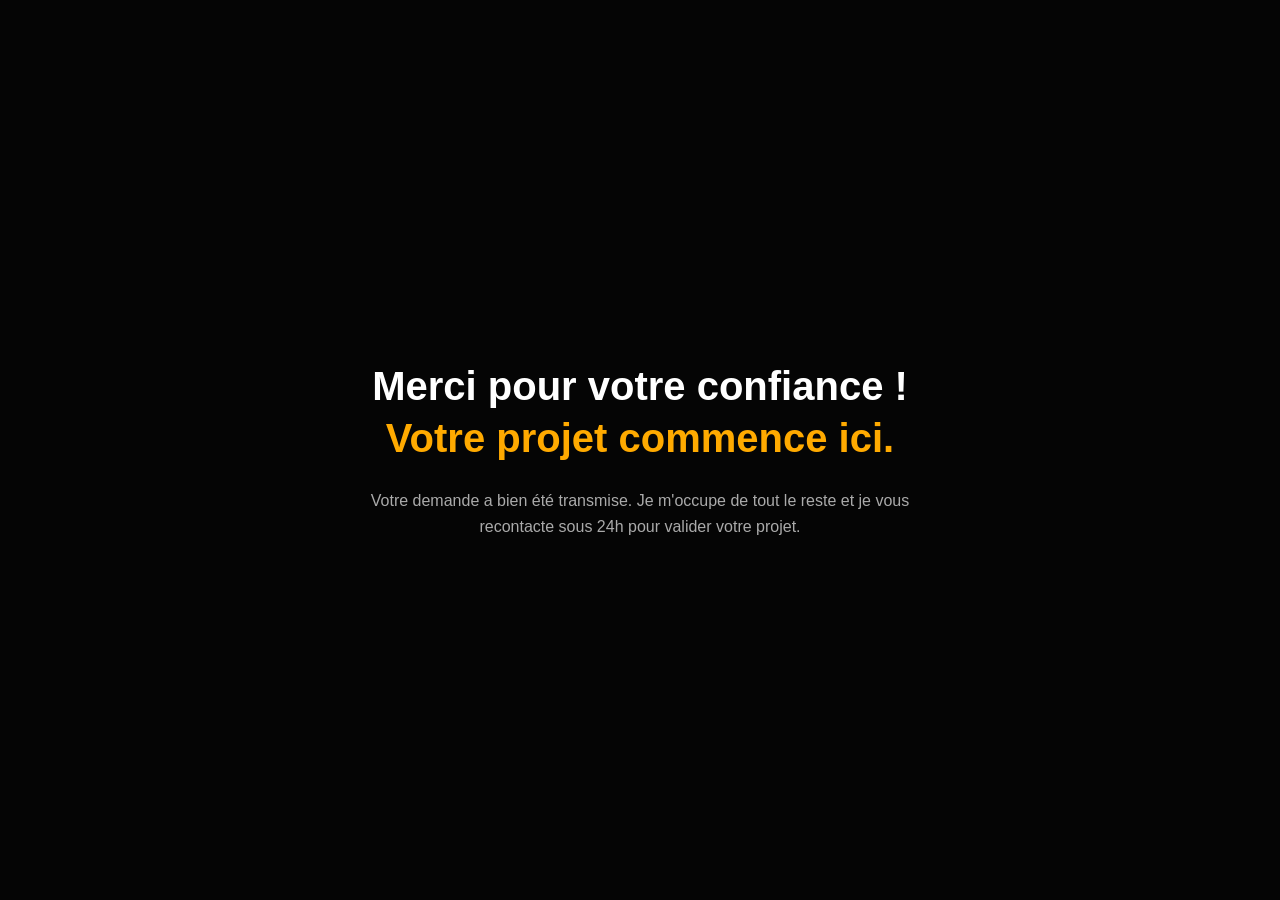
<file: merci.html>
<!DOCTYPE html>
<html lang="fr">
  <head>
<script async src="https://www.googletagmanager.com/gtag/js?id=G-WGB9FF9N50"></script>
<script>
  window.dataLayer = window.dataLayer || [];
  function gtag(){dataLayer.push(arguments);}
  gtag('js', new Date());

  gtag('config', 'G-WGB9FF9N50');
</script>
    <meta charset="UTF-8" />
    <meta name="viewport" content="width=device-width, initial-scale=1.0" />
    <link rel="icon" type="image/png" href="/images/favicon.png">
    <title>Merci | Yizio</title>
    <meta name="robots" content="noindex" />
    <link rel="stylesheet" href="css/merci.css" />

    <script async src="https://www.googletagmanager.com/gtag/js?id=AW-18133673896"></script>
    <script>
      window.dataLayer = window.dataLayer || [];
      function gtag(){dataLayer.push(arguments);}
      gtag('js', new Date());
      gtag('config', 'AW-18133673896');
    </script>

    <script>
      gtag('event', 'ads_conversion_Demande_de_devis_1', {
        // <event_parameters>
      });
    </script>
  </head>
  <body>

    <div class="merci-content">
      <h1>Merci pour votre confiance !<br><span class="accent">Votre projet commence ici.</span></h1>
      <p>Votre demande a bien été transmise. Je m'occupe de tout le reste et je vous recontacte sous 24h pour valider votre projet.</p>
    </div>

  </body>
</html>
</file>
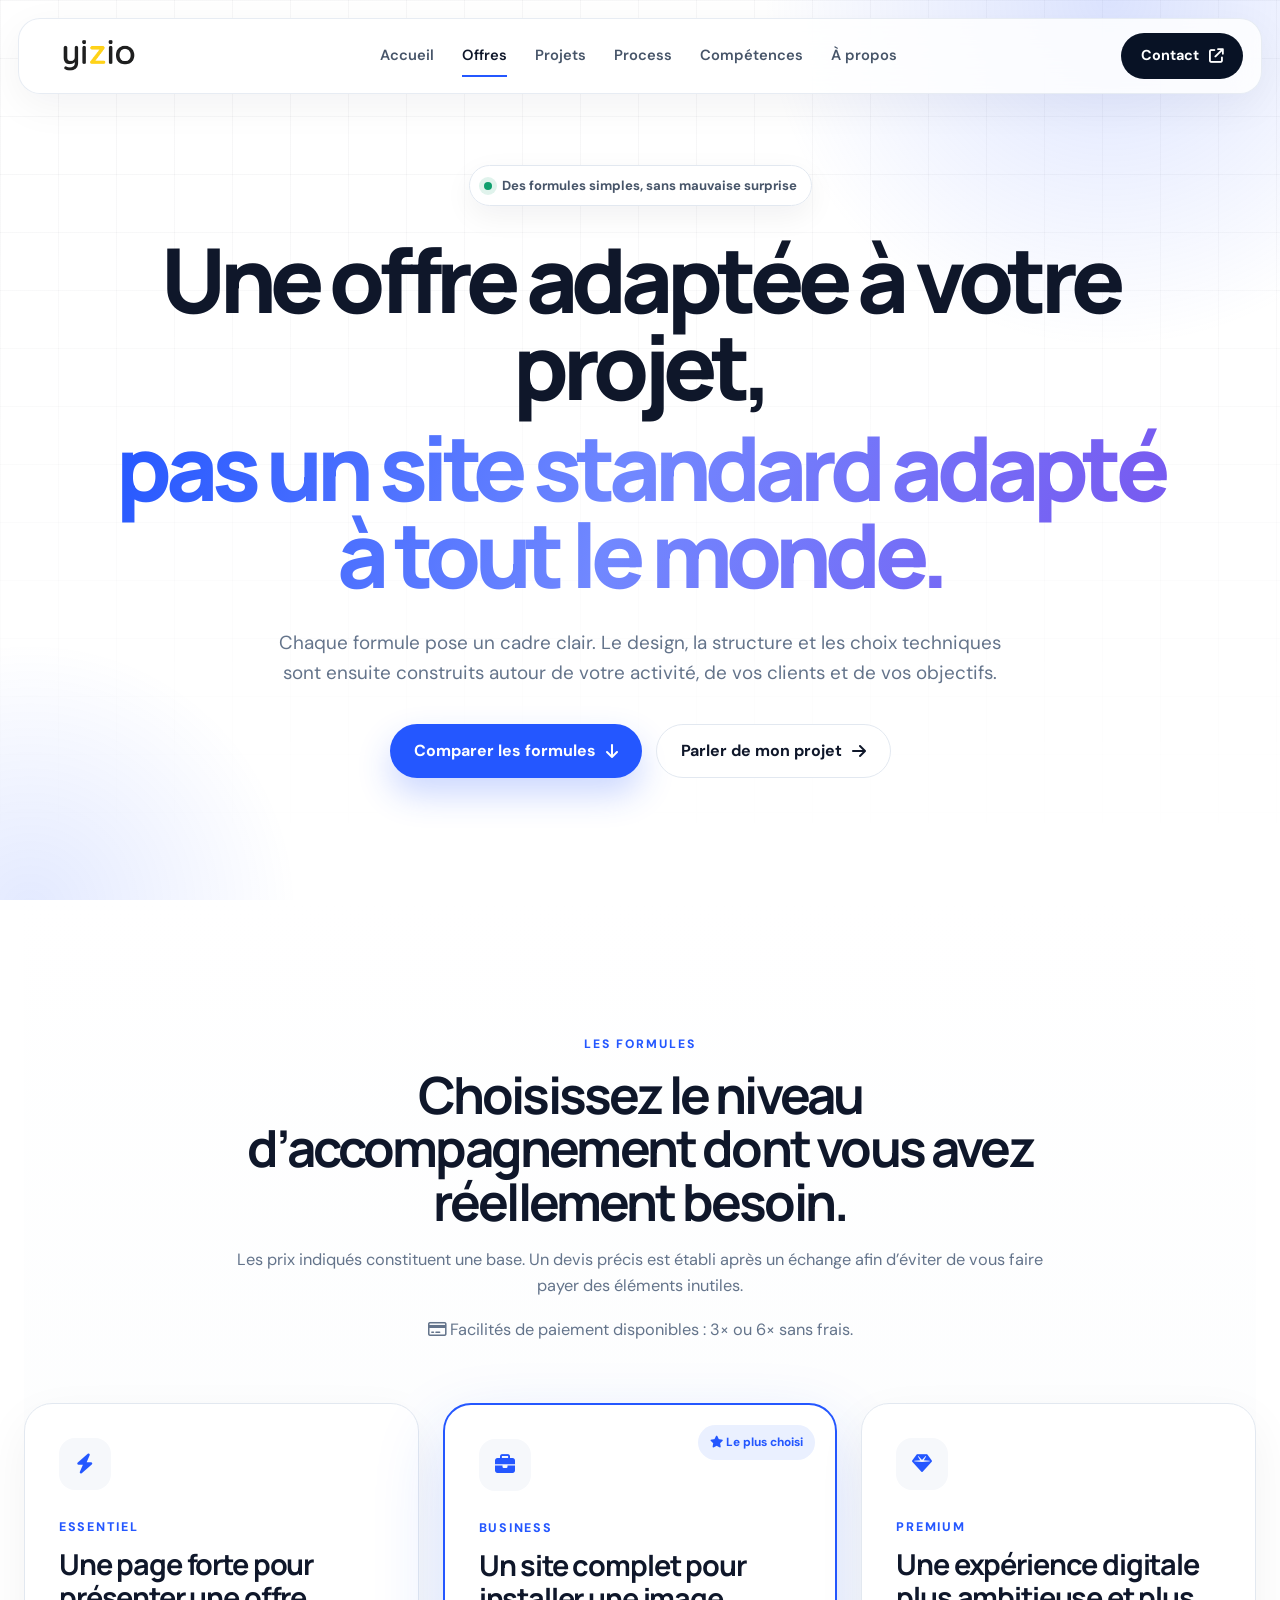
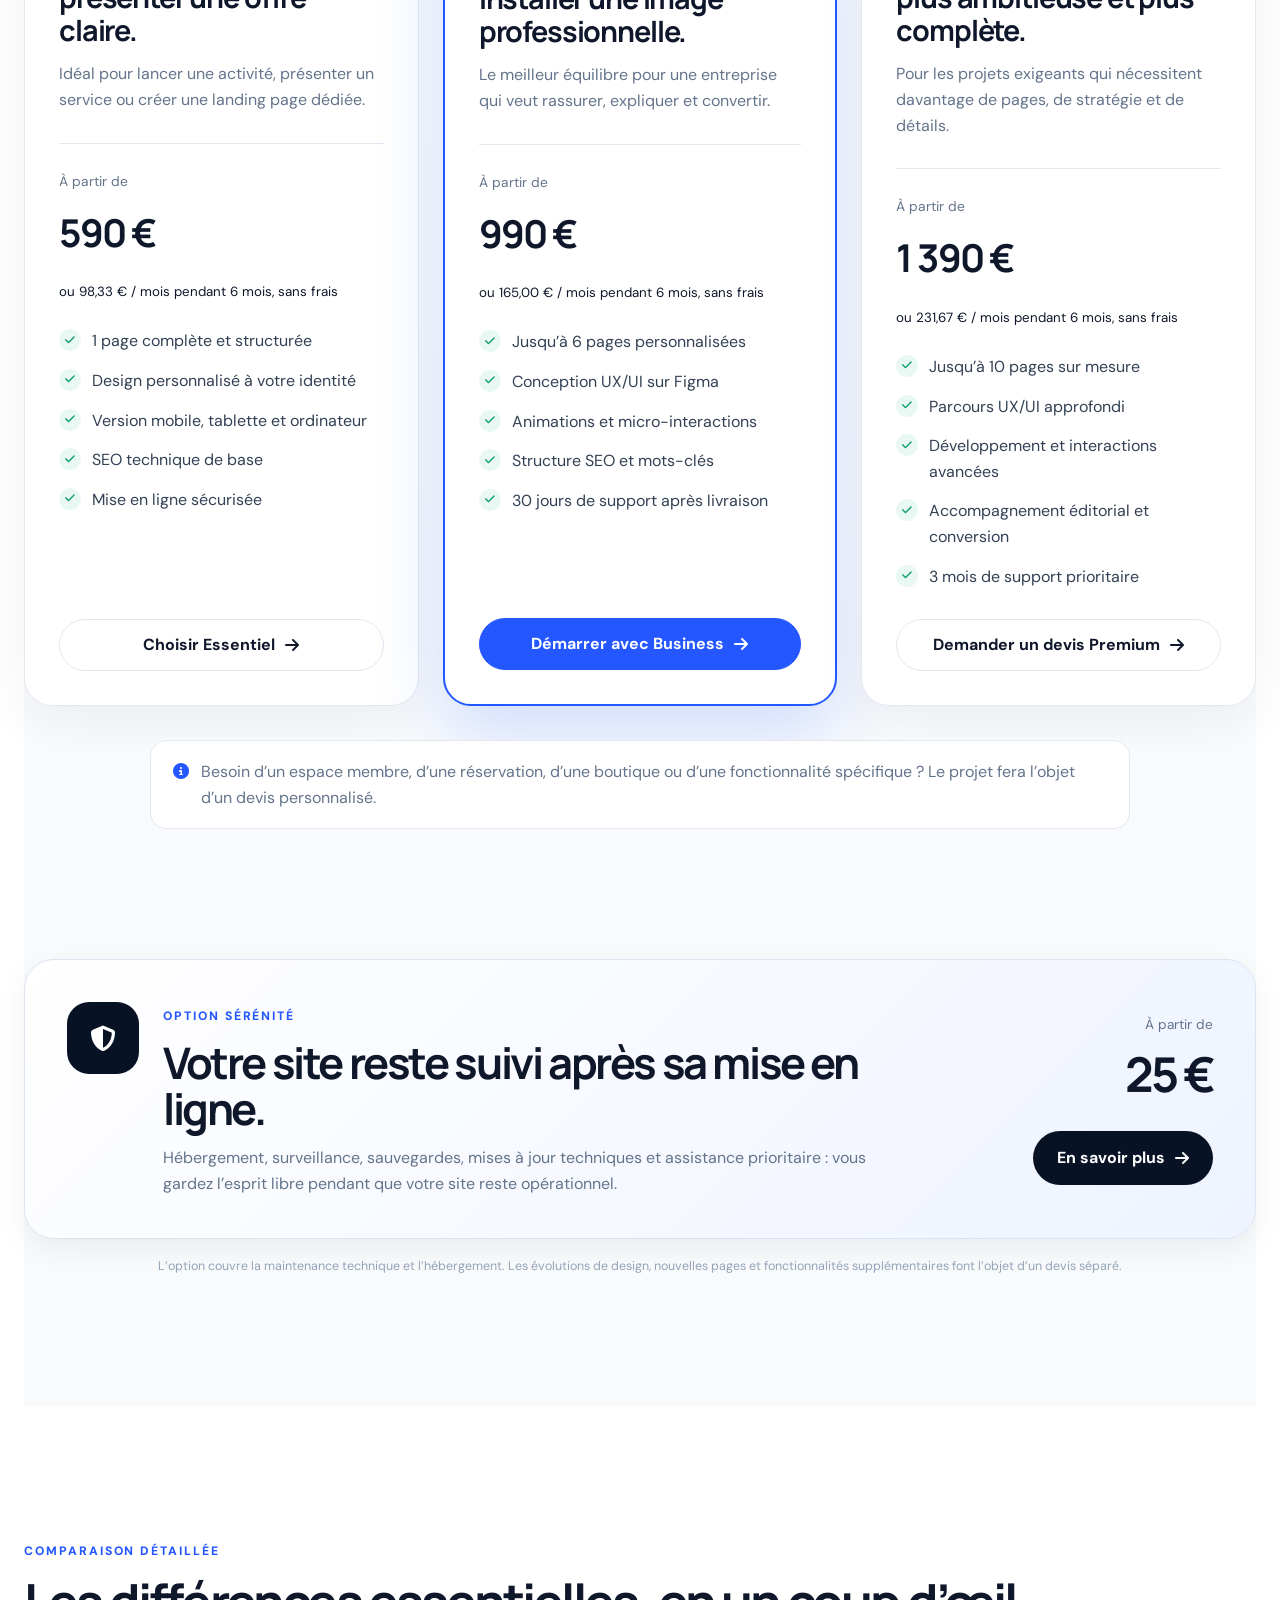
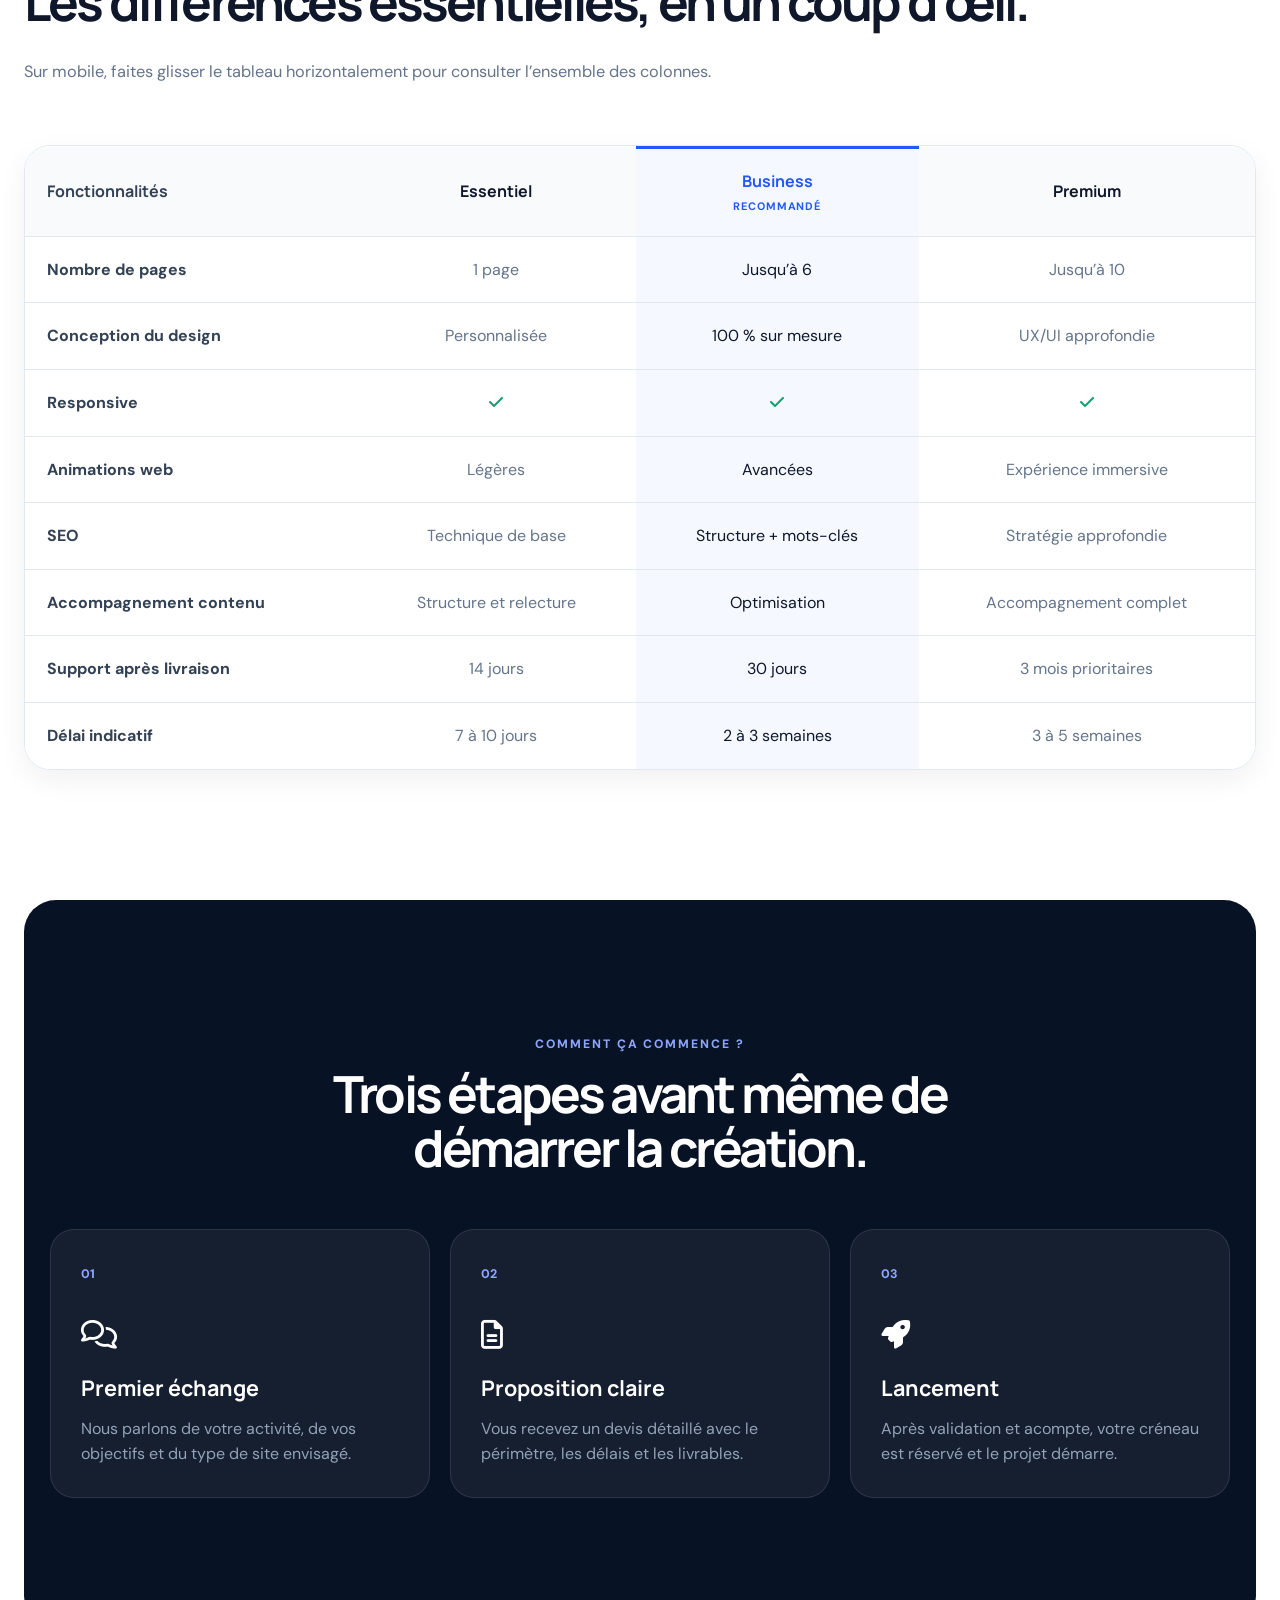
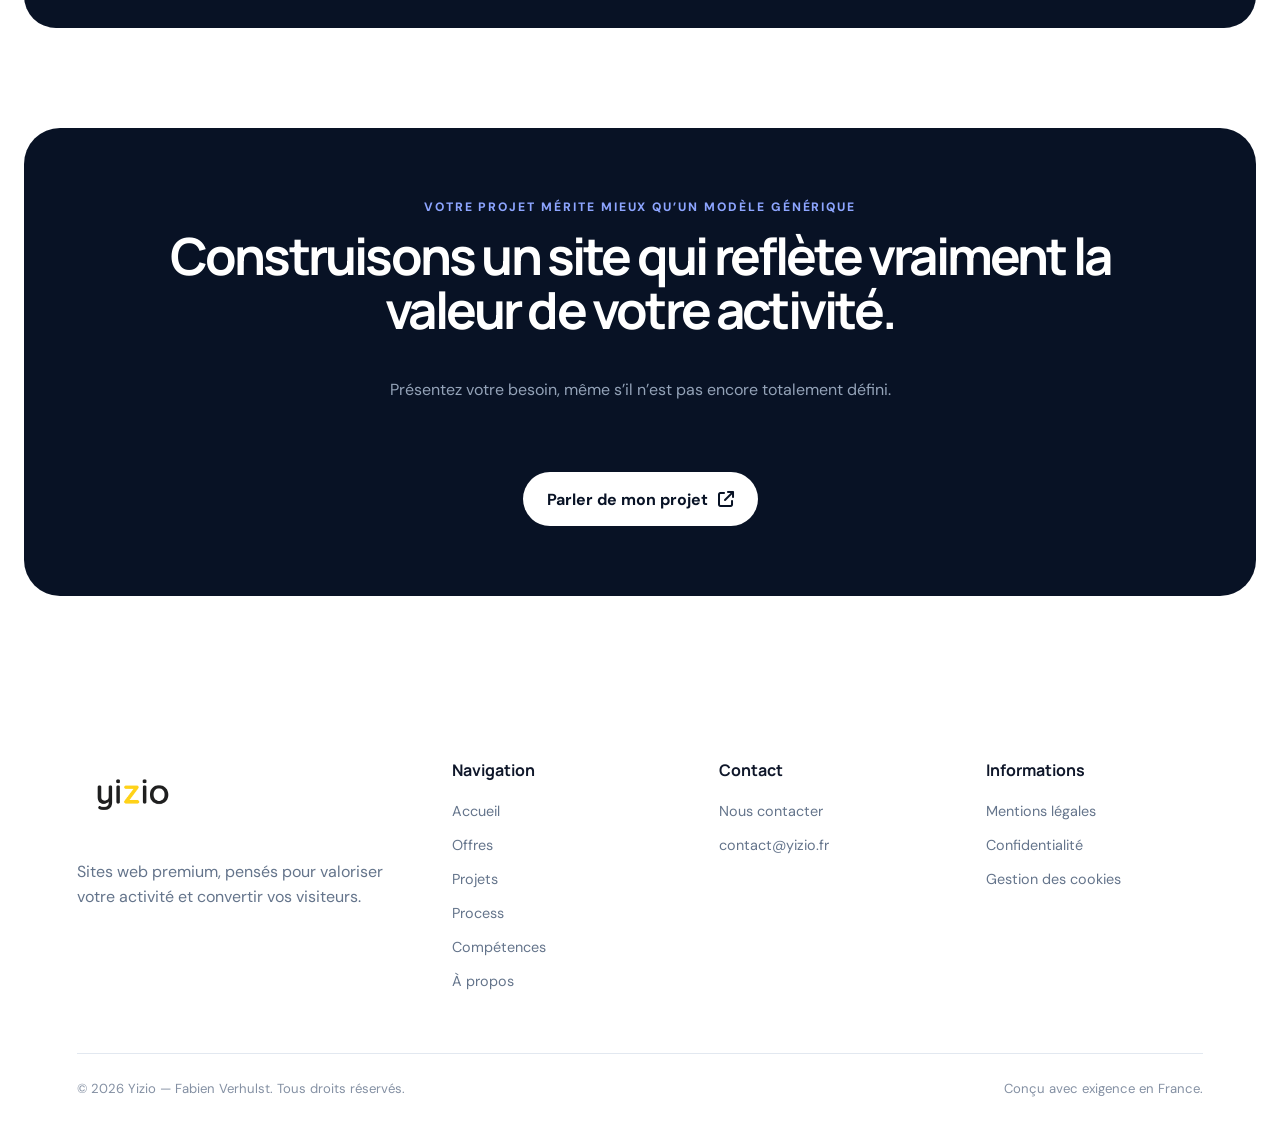
<file: offres.html>
<!DOCTYPE html>
<html lang="fr">
<head>
<script async src="https://www.googletagmanager.com/gtag/js?id=G-WGB9FF9N50"></script>
<script>
  window.dataLayer = window.dataLayer || [];
  function gtag(){dataLayer.push(arguments);}
  gtag('js', new Date());

  gtag('config', 'G-WGB9FF9N50');
</script>
  <meta charset="UTF-8" />
  <meta name="viewport" content="width=device-width, initial-scale=1.0" />
  <link rel="icon" type="image/png" href="/images/favicon.png">
  <title>Offres création de site internet | Yizio</title>
  <meta
    name="description"
    content="Découvrez les offres Yizio pour créer ou refondre votre site internet : landing page, site vitrine et accompagnement premium sur mesure."
  />
  <link rel="canonical" href="https://yizio.fr/offres.html" />

  <link rel="preconnect" href="https://fonts.googleapis.com" />
  <link rel="preconnect" href="https://fonts.gstatic.com" crossorigin />
  <link
    href="https://fonts.googleapis.com/css2?family=DM+Sans:wght@400;500;600;700&family=Manrope:wght@500;600;700;800&display=swap"
    rel="stylesheet"
  />

  <link
    rel="stylesheet"
    href="https://cdnjs.cloudflare.com/ajax/libs/font-awesome/6.5.2/css/all.min.css"
  />

  <link rel="stylesheet" href="css/offres.css" />
  <script src="js/script.js" defer></script>
</head>

<body>
  <div class="cursor-glow" aria-hidden="true"></div>

  <header class="navbar" id="navbar">
    <a class="logo logo-wordmark" href="index.html" aria-label="Accueil Yizio">
    <img src="images/yizio_logo.png" alt="Yizio" class="logo-img">
    </a>

    <nav aria-label="Navigation principale">
      <a href="index.html">Accueil</a>
      <a class="active" href="offres.html" aria-current="page">Offres</a>
      <a href="projets.html">Projets</a>
      <a href="process.html">Process</a>
      <a href="competences.html">Compétences</a>
      <a href="apropos.html">À propos</a>
    </nav>

    <a class="nav-cta magnetic" href="contact.html">
      Contact
      <i class="fa-solid fa-arrow-up-right-from-square"></i>
    </a>

    <button class="menu-btn" type="button" aria-label="Ouvrir le menu" aria-expanded="false">
      <span></span><span></span><span></span>
    </button>
  </header>

  <main>
<section class="offers-hero">
  <div class="hero-orb hero-orb-one" aria-hidden="true"></div>
  <div class="hero-orb hero-orb-two" aria-hidden="true"></div>

  <div class="offers-hero-inner">

    <div class="hero-copy reveal">
      <div class="eyebrow-pill">
        <span></span>
        Des formules simples, sans mauvaise surprise
      </div>

      <h1>
        Une offre adaptée à votre projet,
        <span>pas un site standard adapté à tout le monde.</span>
      </h1>

      <p>
        Chaque formule pose un cadre clair. Le design, la structure et les choix
        techniques sont ensuite construits autour de votre activité, de vos
        clients et de vos objectifs.
      </p>

      <div class="hero-actions">
        <a href="#formules" class="btn btn-primary magnetic">
          Comparer les formules
          <i class="fa-solid fa-arrow-down"></i>
        </a>

        <a href="contact.html" class="btn btn-secondary">
          Parler de mon projet
          <i class="fa-solid fa-arrow-right"></i>
        </a>
      </div>
    </div>
    </div>
</section>

    <section class="pricing-section section-shell" id="formules">
      <div class="section-heading reveal">
        <span class="eyebrow">LES FORMULES</span>
        <h2>Choisissez le niveau d’accompagnement dont vous avez réellement besoin.</h2>
        <p>
          Les prix indiqués constituent une base. Un devis précis est établi après un échange
          afin d’éviter de vous faire payer des éléments inutiles.
        </p>
<p class="payment-info">
  <i class="fa-regular fa-credit-card"></i>
  Facilités de paiement disponibles : 3× ou 6× sans frais.
</p>
      </div>

      <div class="pricing-grid">
        <article class="pricing-card spotlight-card reveal">
          <div class="pricing-head">
            <div class="pricing-icon"><i class="fa-solid fa-bolt"></i></div>
            <span class="pricing-name">Essentiel</span>
            <h3>Une page forte pour présenter une offre claire.</h3>
            <p>Idéal pour lancer une activité, présenter un service ou créer une landing page dédiée.</p>
          </div>

          <div class="pricing-price">
            <span>À partir de</span>
            <strong>590 €</strong>
            <small>ou 98,33 € / mois pendant 6 mois, sans frais</small>
          </div>

          <ul class="feature-list">
            <li><i class="fa-solid fa-check"></i><span>1 page complète et structurée</span></li>
            <li><i class="fa-solid fa-check"></i><span>Design personnalisé à votre identité</span></li>
            <li><i class="fa-solid fa-check"></i><span>Version mobile, tablette et ordinateur</span></li>
            <li><i class="fa-solid fa-check"></i><span>SEO technique de base</span></li>
            <li><i class="fa-solid fa-check"></i><span>Mise en ligne sécurisée</span></li>
          </ul>

          <a href="contact.html?offre=essentiel" class="btn btn-card">
            Choisir Essentiel
            <i class="fa-solid fa-arrow-right"></i>
          </a>
        </article>

        <article class="pricing-card featured spotlight-card reveal" data-delay="90">
          <div class="popular-badge"><i class="fa-solid fa-star"></i> Le plus choisi</div>

          <div class="pricing-head">
            <div class="pricing-icon"><i class="fa-solid fa-briefcase"></i></div>
            <span class="pricing-name">Business</span>
            <h3>Un site complet pour installer une image professionnelle.</h3>
            <p>Le meilleur équilibre pour une entreprise qui veut rassurer, expliquer et convertir.</p>
          </div>

          <div class="pricing-price">
            <span>À partir de</span>
            <strong>990 €</strong>
            <small>ou 165,00 € / mois pendant 6 mois, sans frais</small>
          </div>

          <ul class="feature-list">
            <li><i class="fa-solid fa-check"></i><span>Jusqu’à 6 pages personnalisées</span></li>
            <li><i class="fa-solid fa-check"></i><span>Conception UX/UI sur Figma</span></li>
            <li><i class="fa-solid fa-check"></i><span>Animations et micro-interactions</span></li>
            <li><i class="fa-solid fa-check"></i><span>Structure SEO et mots-clés</span></li>
            <li><i class="fa-solid fa-check"></i><span>30 jours de support après livraison</span></li>
          </ul>

          <a href="contact.html?offre=business" class="btn btn-card btn-card-primary magnetic">
            Démarrer avec Business
            <i class="fa-solid fa-arrow-right"></i>
          </a>
        </article>

        <article class="pricing-card spotlight-card reveal" data-delay="180">
          <div class="pricing-head">
            <div class="pricing-icon"><i class="fa-solid fa-gem"></i></div>
            <span class="pricing-name">Premium</span>
            <h3>Une expérience digitale plus ambitieuse et plus complète.</h3>
            <p>Pour les projets exigeants qui nécessitent davantage de pages, de stratégie et de détails.</p>
          </div>

          <div class="pricing-price">
            <span>À partir de</span>
            <strong>1 390 €</strong>
            <small>ou 231,67 € / mois pendant 6 mois, sans frais</small>
          </div>

          <ul class="feature-list">
            <li><i class="fa-solid fa-check"></i><span>Jusqu’à 10 pages sur mesure</span></li>
            <li><i class="fa-solid fa-check"></i><span>Parcours UX/UI approfondi</span></li>
            <li><i class="fa-solid fa-check"></i><span>Développement et interactions avancées</span></li>
            <li><i class="fa-solid fa-check"></i><span>Accompagnement éditorial et conversion</span></li>
            <li><i class="fa-solid fa-check"></i><span>3 mois de support prioritaire</span></li>
          </ul>

          <a href="contact.html?offre=sur-mesure" class="btn btn-card">
            Demander un devis Premium
            <i class="fa-solid fa-arrow-right"></i>
          </a>
        </article>
      </div>

      <div class="pricing-note reveal">
        <i class="fa-solid fa-circle-info"></i>
        <p>
          Besoin d’un espace membre, d’une réservation, d’une boutique ou d’une fonctionnalité spécifique ?
          Le projet fera l’objet d’un devis personnalisé.
        </p>
      </div>
    </section>

    <section class="serenity-section section-shell">
      <div class="serenity-card spotlight-card reveal">
        <div class="serenity-copy">
          <div class="serenity-icon"><i class="fa-solid fa-shield-halved"></i></div>
          <div>
            <span class="eyebrow">OPTION SÉRÉNITÉ</span>
            <h2>Votre site reste suivi après sa mise en ligne.</h2>
            <p>
              Hébergement, surveillance, sauvegardes, mises à jour techniques et assistance prioritaire :
              vous gardez l’esprit libre pendant que votre site reste opérationnel.
            </p>
          </div>
        </div>

        <div class="serenity-price">
          <span>À partir de</span>
          <strong>25 €</strong>
          <a href="contact.html" class="btn btn-dark">En savoir plus <i class="fa-solid fa-arrow-right"></i></a>
        </div>
      </div>

      <p class="legal-note reveal">
        L’option couvre la maintenance technique et l’hébergement. Les évolutions de design,
        nouvelles pages et fonctionnalités supplémentaires font l’objet d’un devis séparé.
      </p>
    </section>

    <section class="comparison-section section-shell">
      <div class="section-heading split reveal">
        <div>
          <span class="eyebrow">COMPARAISON DÉTAILLÉE</span>
          <h2>Les différences essentielles, en un coup d’œil.</h2>
        </div>
        <p>
          Sur mobile, faites glisser le tableau horizontalement pour consulter l’ensemble des colonnes.
        </p>
      </div>

      <div class="comparison-wrap reveal">
        <table>
          <thead>
            <tr>
              <th>Fonctionnalités</th>
              <th>Essentiel</th>
              <th class="highlight-column">Business <span>Recommandé</span></th>
              <th>Premium</th>
            </tr>
          </thead>
          <tbody>
            <tr><td>Nombre de pages</td><td>1 page</td><td class="highlight-column">Jusqu’à 6</td><td>Jusqu’à 10</td></tr>
            <tr><td>Conception du design</td><td>Personnalisée</td><td class="highlight-column">100 % sur mesure</td><td>UX/UI approfondie</td></tr>
            <tr><td>Responsive</td><td><i class="fa-solid fa-check"></i></td><td class="highlight-column"><i class="fa-solid fa-check"></i></td><td><i class="fa-solid fa-check"></i></td></tr>
            <tr><td>Animations web</td><td>Légères</td><td class="highlight-column">Avancées</td><td>Expérience immersive</td></tr>
            <tr><td>SEO</td><td>Technique de base</td><td class="highlight-column">Structure + mots-clés</td><td>Stratégie approfondie</td></tr>
            <tr><td>Accompagnement contenu</td><td>Structure et relecture</td><td class="highlight-column">Optimisation</td><td>Accompagnement complet</td></tr>
            <tr><td>Support après livraison</td><td>14 jours</td><td class="highlight-column">30 jours</td><td>3 mois prioritaires</td></tr>
            <tr><td>Délai indicatif</td><td>7 à 10 jours</td><td class="highlight-column">2 à 3 semaines</td><td>3 à 5 semaines</td></tr>
          </tbody>
        </table>
      </div>
    </section>

<section class="how-it-works section-shell">
  <div class="section-heading reveal">
    <span class="eyebrow">COMMENT ÇA COMMENCE ?</span>
    <h2>Trois étapes avant même de démarrer la création.</h2>
  </div>

  <div class="start-grid">
    <article class="start-card reveal">
      <span>01</span>
      <i class="fa-regular fa-comments"></i>
      <h3>Premier échange</h3>
      <p>
        Nous parlons de votre activité, de vos objectifs et du type de site envisagé.
      </p>
    </article>

    <article class="start-card reveal" data-delay="80">
      <span>02</span>
      <i class="fa-regular fa-file-lines"></i>
      <h3>Proposition claire</h3>
      <p>
        Vous recevez un devis détaillé avec le périmètre, les délais et les livrables.
      </p>
    </article>

    <article class="start-card reveal" data-delay="160">
      <span>03</span>
      <i class="fa-solid fa-rocket"></i>
      <h3>Lancement</h3>
      <p>
        Après validation et acompte, votre créneau est réservé et le projet démarre.
      </p>
    </article>
  </div>
</section>

<section class="final-cta section-shell reveal">
  <div class="final-cta-content">
    <span class="eyebrow light">
      VOTRE PROJET MÉRITE MIEUX QU’UN MODÈLE GÉNÉRIQUE
    </span>

    <h2>
      Construisons un site qui reflète vraiment la valeur de votre activité.
    </h2>

    <p>
      Présentez votre besoin, même s’il n’est pas encore totalement défini.
    </p>
  </div>

  <a href="contact.html" class="btn btn-light magnetic">
    Parler de mon projet
    <i class="fa-solid fa-arrow-up-right-from-square"></i>
  </a>
</section>

</main>

  <footer class="site-footer">
    <div class="footer-main">
      <div class="footer-brand">
        <a class="logo logo-wordmark footer-logo" href="index.html" aria-label="Accueil Yizio">
    <img src="images/yizio_logo.png" alt="Yizio" class="logo-img">
        </a>
        <p>Sites web premium, pensés pour valoriser votre activité et convertir vos visiteurs.</p>
      </div>

      <div class="footer-column">
        <strong>Navigation</strong>
        <a href="index.html">Accueil</a>
        <a href="offres.html">Offres</a>
        <a href="projets.html">Projets</a>
        <a href="process.html">Process</a>
        <a href="competences.html">Compétences</a>
        <a href="apropos.html">À propos</a>
      </div>

      <div class="footer-column">
        <strong>Contact</strong>
        <a href="contact.html">Nous contacter</a>
        <a href="mailto:contact@yizio.fr">contact@yizio.fr</a>
      </div>

      <div class="footer-column">
        <strong>Informations</strong>
        <a href="mentions-legales.html">Mentions légales</a>
        <a href="politique-confidentialite.html">Confidentialité</a>
        <a href="gestion-cookies.html">Gestion des cookies</a>
      </div>
    </div>

    <div class="footer-bottom">
      <p>© 2026 Yizio — Fabien Verhulst. Tous droits réservés.</p>
      <span>Conçu avec exigence en France.</span>
    </div>
  </footer>
</body>
</html>
</file>
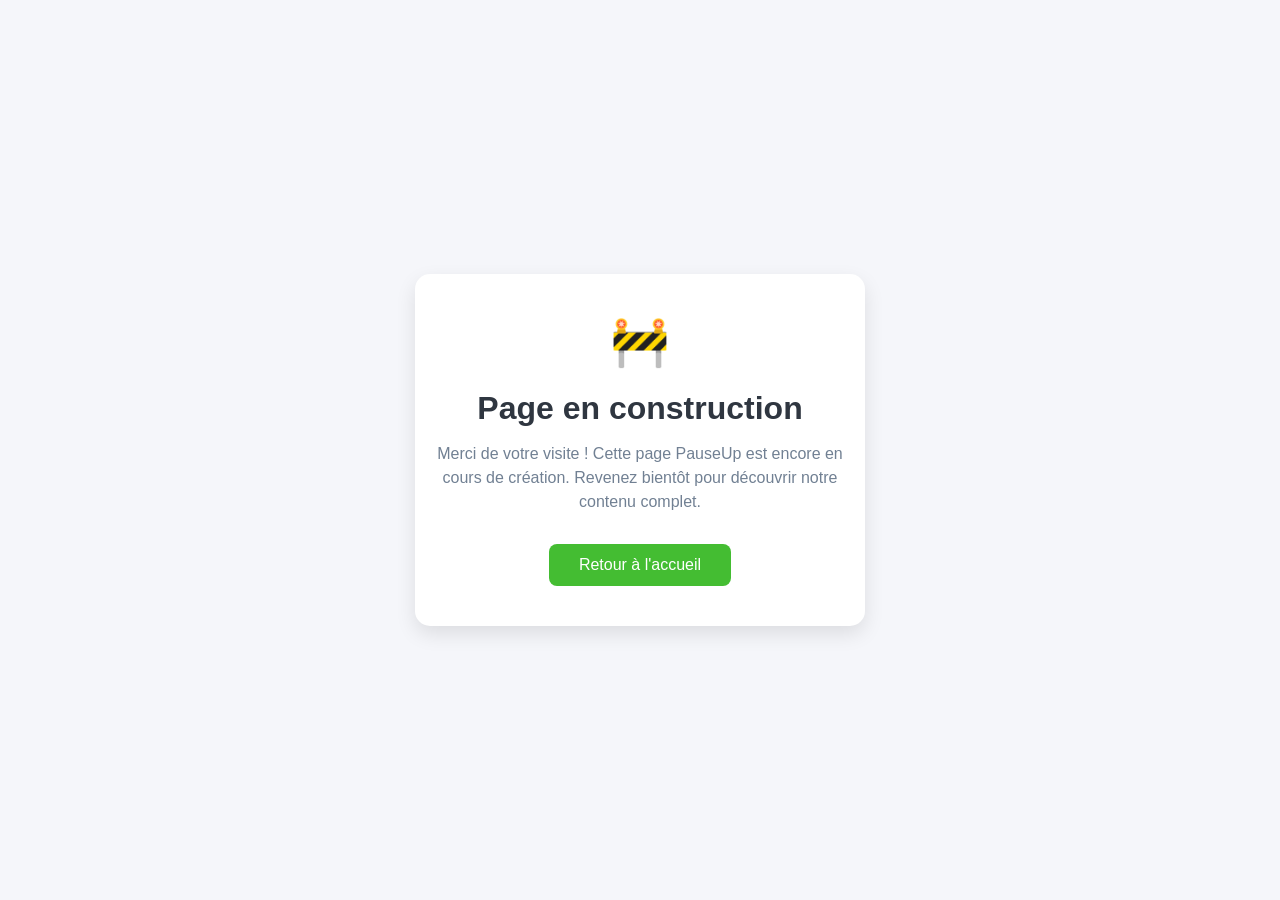
<file: pageconstruction.html>
<!DOCTYPE html>
<html lang="fr">
<head>
<script async src="https://www.googletagmanager.com/gtag/js?id=G-WGB9FF9N50"></script>
<script>
  window.dataLayer = window.dataLayer || [];
  function gtag(){dataLayer.push(arguments);}
  gtag('js', new Date());

  gtag('config', 'G-WGB9FF9N50');
</script>
  <meta charset="UTF-8" />
  <meta name="viewport" content="width=device-width, initial-scale=1.0" />
  <link rel="icon" type="image/png" href="/images/favicon.png">
  <title>PauseUp - Page en construction</title>
  <link rel="stylesheet" href="css/pageconstruction.css" />
</head>
<body>
  <div class="construction-container">
    <span class="emoji">🚧</span>
    <h1>Page en construction</h1>
    <p>Merci de votre visite ! Cette page PauseUp est encore en cours de création. Revenez bientôt pour découvrir notre contenu complet.</p>
    <a href="index.html" class="btn-home">Retour à l'accueil</a>
  </div>
</body>
</html>
</file>
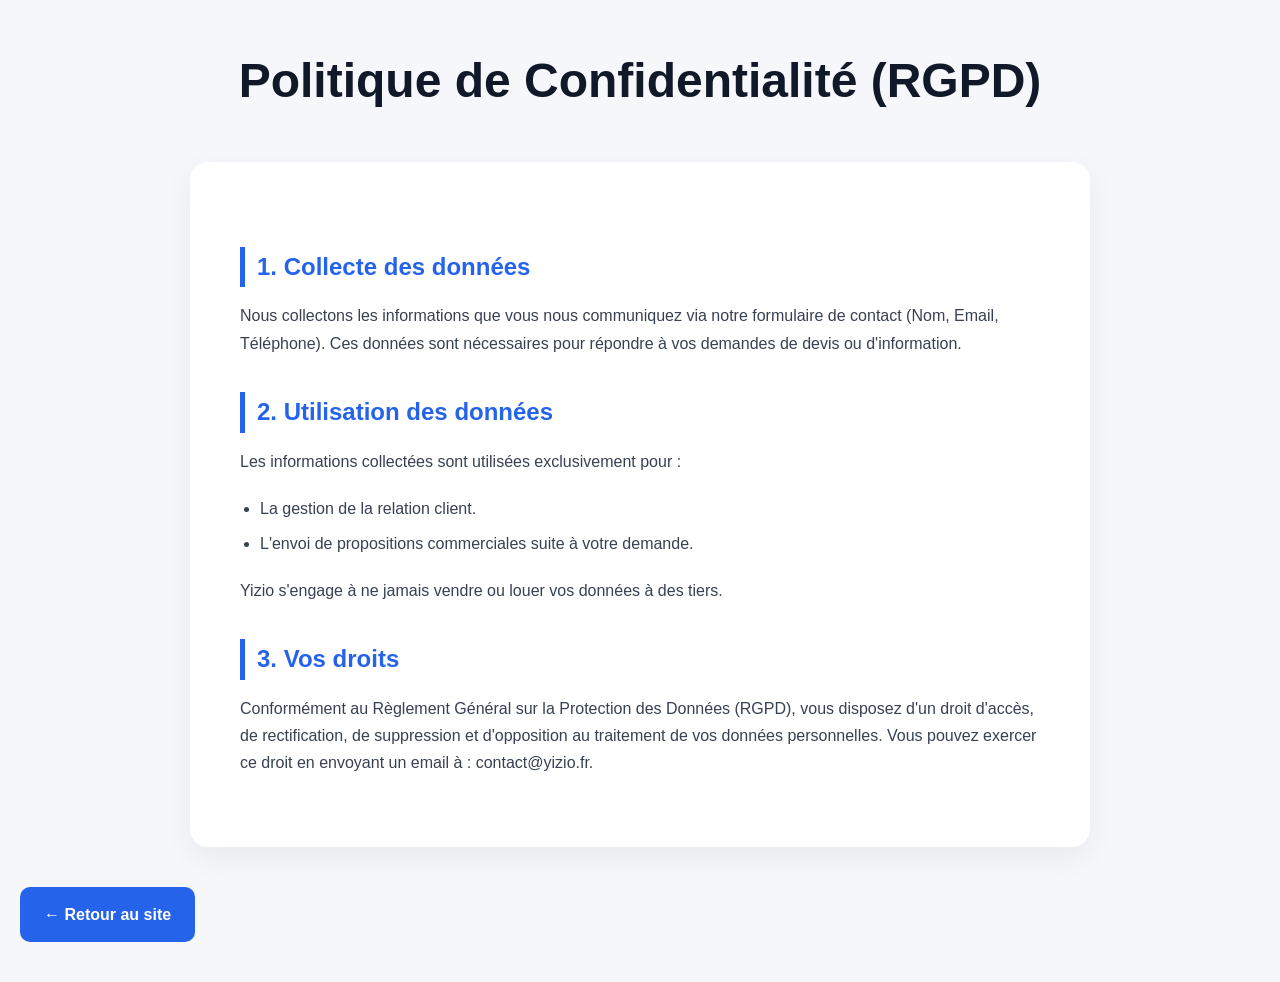
<file: politique-confidentialite.html>
<!DOCTYPE html>
<html lang="fr">
<head>
<script async src="https://www.googletagmanager.com/gtag/js?id=G-WGB9FF9N50"></script>
<script>
  window.dataLayer = window.dataLayer || [];
  function gtag(){dataLayer.push(arguments);}
  gtag('js', new Date());

  gtag('config', 'G-WGB9FF9N50');
</script>
    <meta charset="UTF-8">
    <link rel="icon" type="image/png" href="/images/favicon.png">
    <title>Politique de Confidentialité - Yizio</title>
    <meta name="description" content="Yizio s'engage à protéger vos données personnelles. Consultez notre politique de confidentialité pour comprendre comment nous traitons vos informations.">
    <link rel="stylesheet" href="css/politique-confidentialite.css">
</head>
<body>
    <header>
        <h1>Politique de Confidentialité (RGPD)</h1>
    </header>
    
    <section>
        <h2>1. Collecte des données</h2>
        <p>Nous collectons les informations que vous nous communiquez via notre formulaire de contact (Nom, Email, Téléphone). Ces données sont nécessaires pour répondre à vos demandes de devis ou d'information.</p>

        <h2>2. Utilisation des données</h2>
        <p>Les informations collectées sont utilisées exclusivement pour :</p>
        <ul>
            <li>La gestion de la relation client.</li>
            <li>L'envoi de propositions commerciales suite à votre demande.</li>
        </ul>
        <p>Yizio s'engage à ne jamais vendre ou louer vos données à des tiers.</p>

        <h2>3. Vos droits</h2>
        <p>Conformément au Règlement Général sur la Protection des Données (RGPD), vous disposez d'un droit d'accès, de rectification, de suppression et d'opposition au traitement de vos données personnelles. Vous pouvez exercer ce droit en envoyant un email à : contact@yizio.fr.</p>
    </section>
    
    <a href="/" class="back-link">← Retour au site</a>
</body>
</html>
</file>
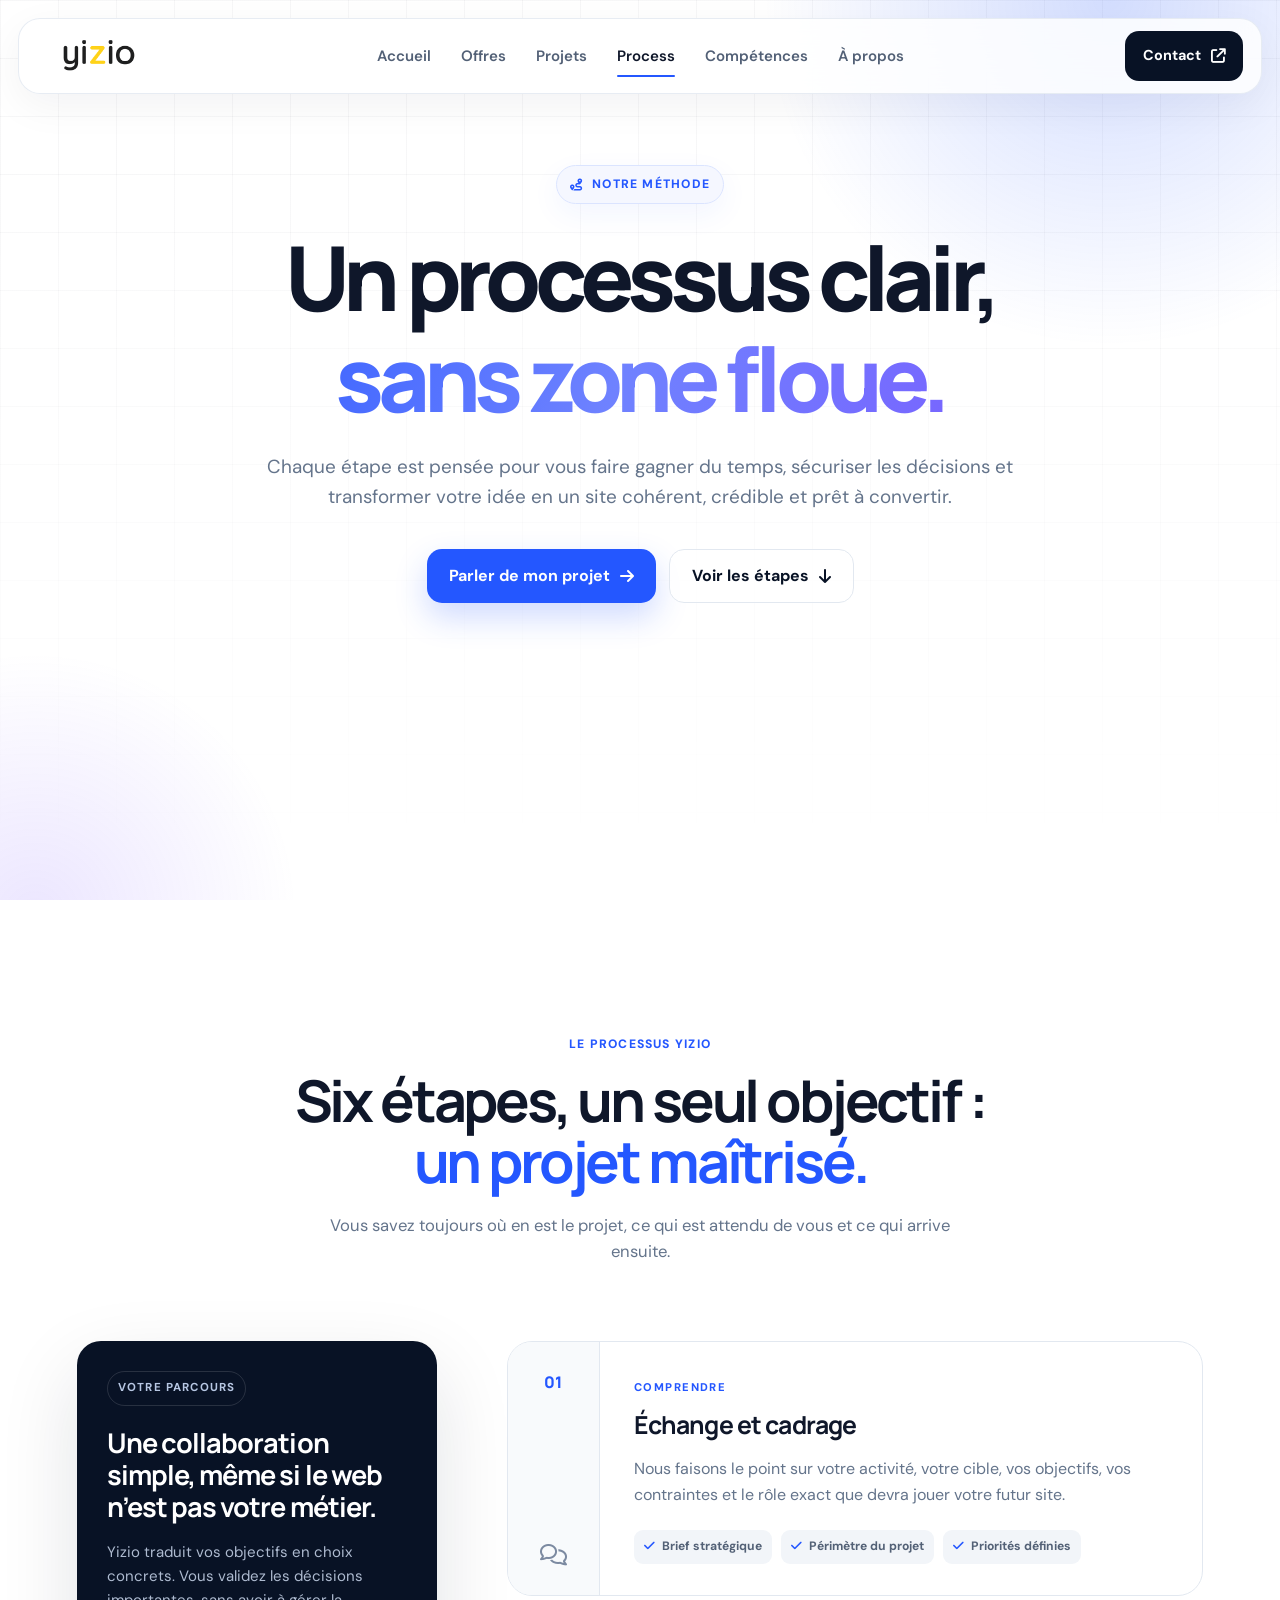
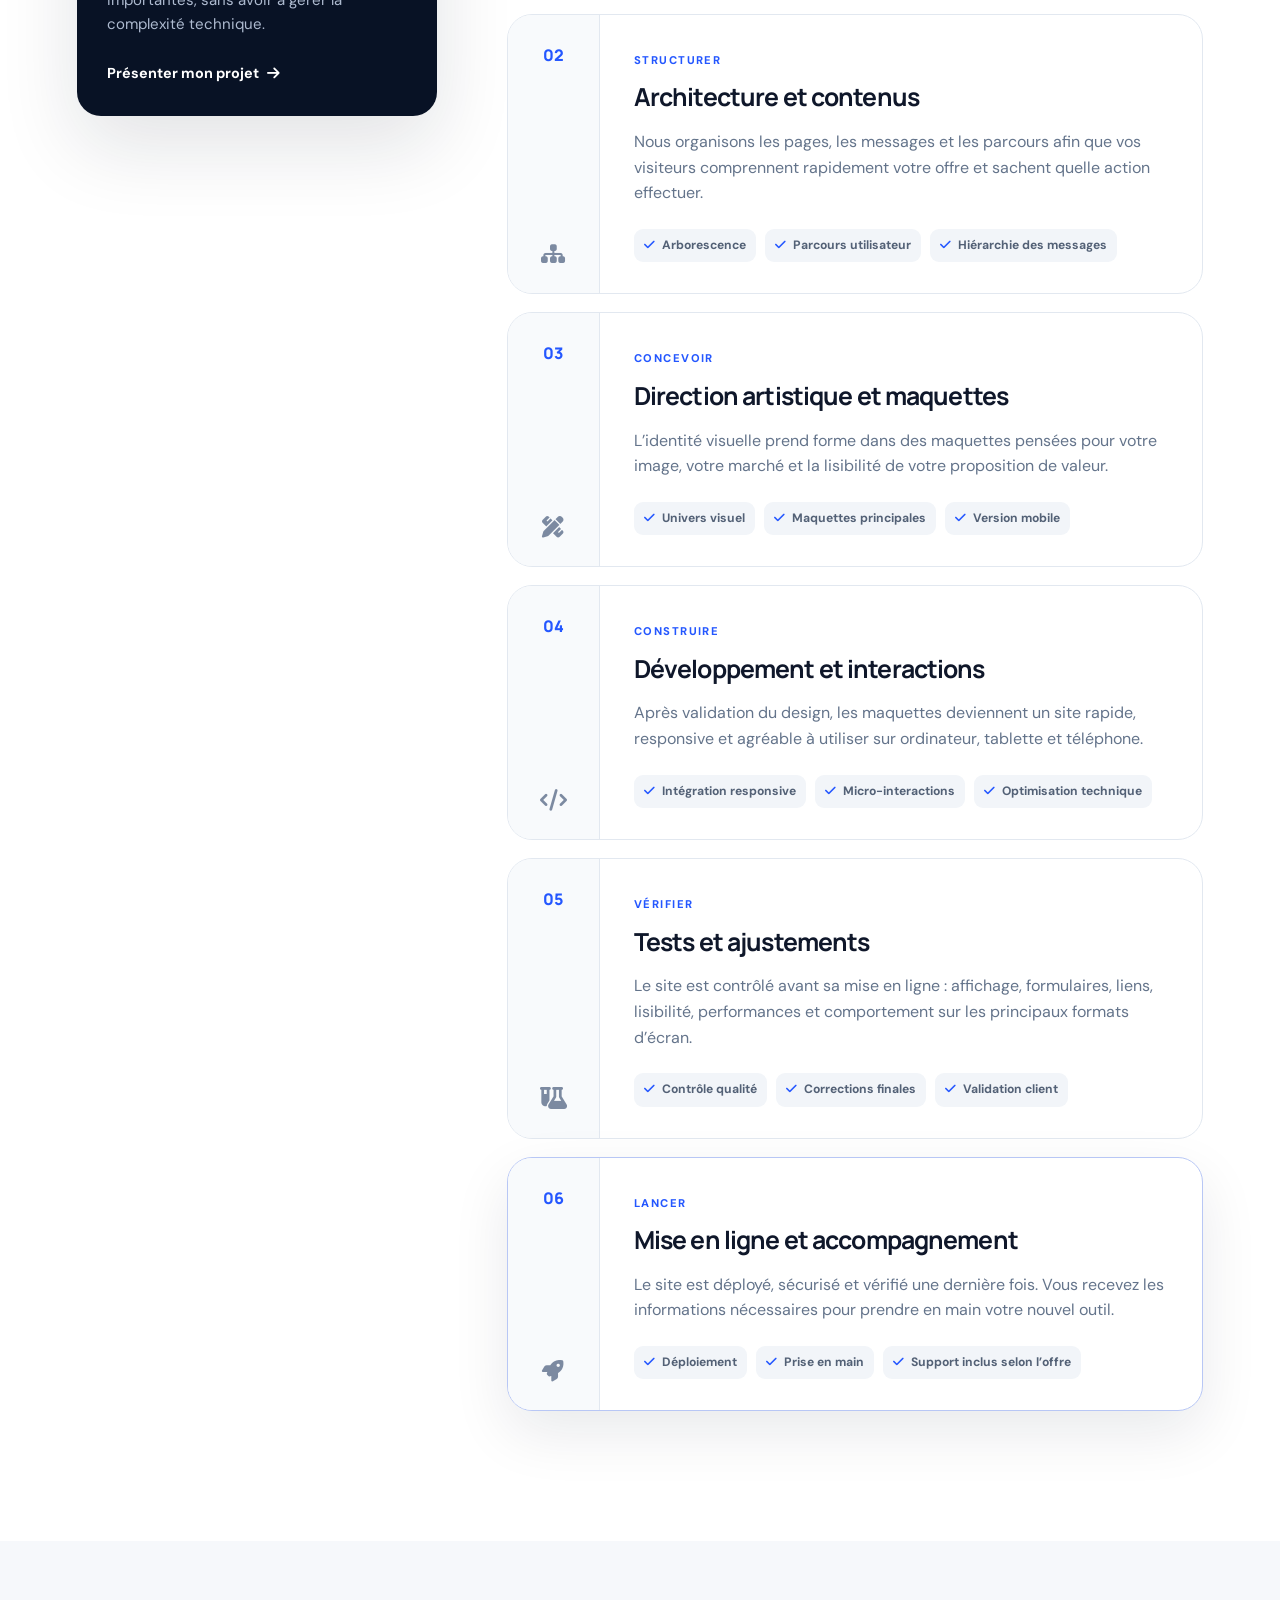
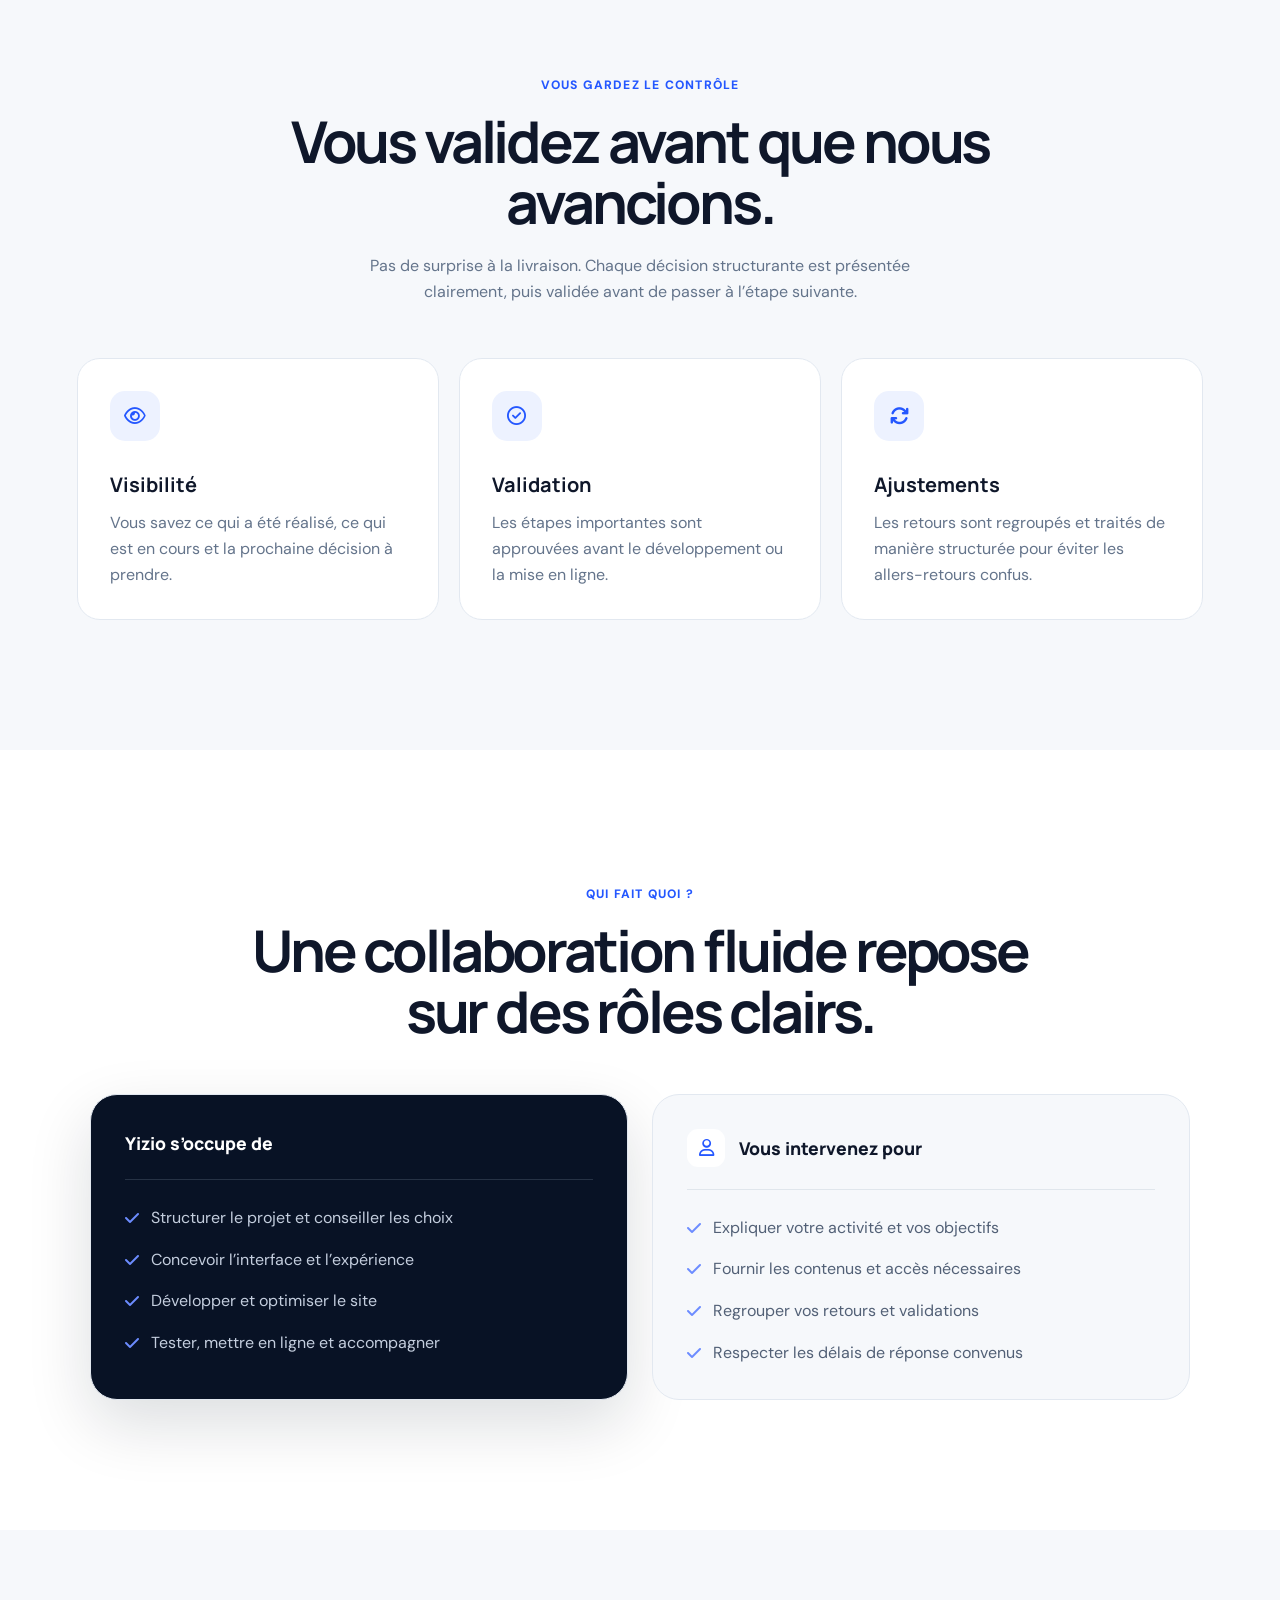
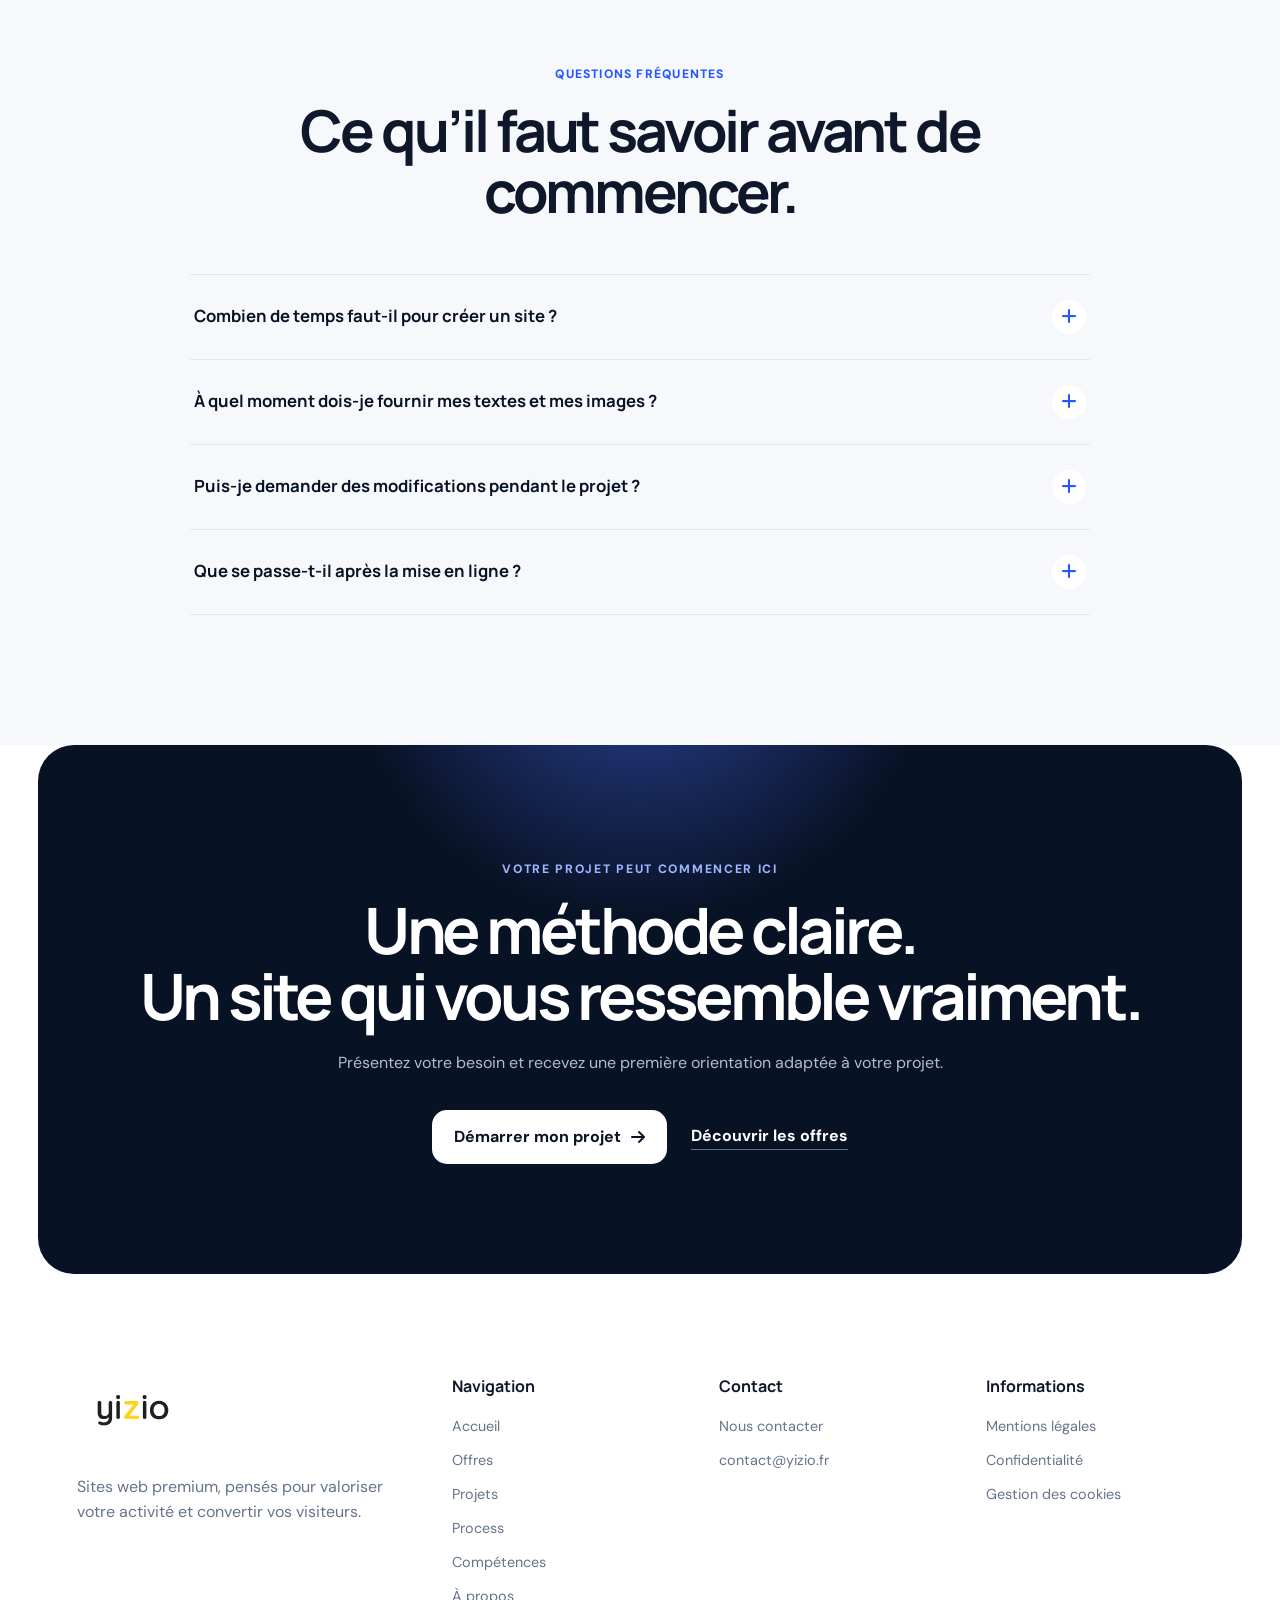
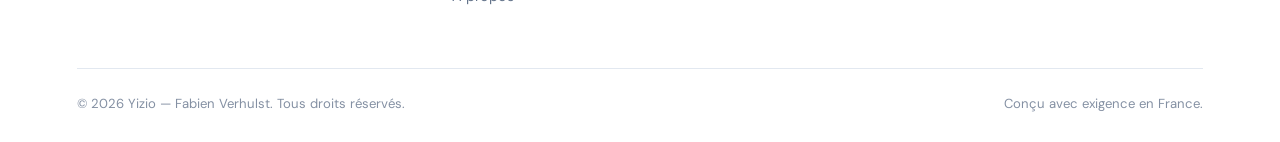
<file: process.html>
<!DOCTYPE html>
<html lang="fr">
<head>
<script async src="https://www.googletagmanager.com/gtag/js?id=G-WGB9FF9N50"></script>
<script>
  window.dataLayer = window.dataLayer || [];
  function gtag(){dataLayer.push(arguments);}
  gtag('js', new Date());

  gtag('config', 'G-WGB9FF9N50');
</script>
  <meta charset="UTF-8" />
  <meta name="viewport" content="width=device-width, initial-scale=1.0" />
  <link rel="icon" type="image/png" href="/images/favicon.png">
  <title>Notre processus | Yizio</title>
  <meta
    name="description"
    content="Découvrez la méthode Yizio : cadrage, conception, validation, développement, tests et mise en ligne de votre site web."
  />

  <link rel="preconnect" href="https://fonts.googleapis.com" />
  <link rel="preconnect" href="https://fonts.gstatic.com" crossorigin />
  <link
    href="https://fonts.googleapis.com/css2?family=DM+Sans:wght@400;500;600;700&family=Manrope:wght@500;600;700;800&display=swap"
    rel="stylesheet"
  />
  <link
    rel="stylesheet"
    href="https://cdnjs.cloudflare.com/ajax/libs/font-awesome/6.5.2/css/all.min.css"
  />

  <link rel="stylesheet" href="css/process.css" />
  <script src="js/script.js" defer></script>
</head>

<body>
  <div class="cursor-glow" aria-hidden="true"></div>

  <header class="navbar" id="navbar">
    <a class="logo logo-wordmark" href="index.html" aria-label="Accueil Yizio">
    <img src="images/yizio_logo.png" alt="Yizio" class="logo-img">
    </a>

    <nav aria-label="Navigation principale">
      <a href="index.html">Accueil</a>
      <a href="offres.html">Offres</a>
      <a href="projets.html">Projets</a>
      <a class="active" href="process.html" aria-current="page">Process</a>
      <a href="competences.html">Compétences</a>
      <a href="apropos.html">À propos</a>
    </nav>

    <a class="nav-cta magnetic" href="contact.html">
      Contact
      <i class="fa-solid fa-arrow-up-right-from-square"></i>
    </a>

    <button class="menu-btn" type="button" aria-label="Ouvrir le menu" aria-expanded="false">
      <span></span>
      <span></span>
      <span></span>
    </button>
  </header>

  <main>
<section class="process-hero">
  <div class="hero-orbit orbit-one" aria-hidden="true"></div>
  <div class="hero-orbit orbit-two" aria-hidden="true"></div>

  <div class="process-hero-inner">

    <div class="hero-copy reveal">
      <span class="eyebrow">
        <i class="fa-solid fa-route"></i>
        Notre méthode
      </span>

      <h1>
        Un processus clair,
        <span>sans zone floue.</span>
      </h1>

      <p>
        Chaque étape est pensée pour vous faire gagner du temps, sécuriser
        les décisions et transformer votre idée en un site cohérent,
        crédible et prêt à convertir.
      </p>

      <div class="hero-actions">
        <a class="btn btn-primary magnetic" href="contact.html">
          Parler de mon projet
          <i class="fa-solid fa-arrow-right"></i>
        </a>

        <a class="btn btn-secondary" href="#methode">
          Voir les étapes
          <i class="fa-solid fa-arrow-down"></i>
        </a>
      </div>
      
    </div>
  </div>
</section>

    <section class="method-section" id="methode">
      <div class="section-heading reveal">
        <span class="section-kicker">LE PROCESSUS YIZIO</span>
        <h2>Six étapes, un seul objectif :<br /><span>un projet maîtrisé.</span></h2>
        <p>
          Vous savez toujours où en est le projet, ce qui est attendu de vous et ce qui arrive ensuite.
        </p>
      </div>

      <div class="method-layout">
        <aside class="method-sticky reveal">
          <span class="sticky-label">Votre parcours</span>
          <h3>Une collaboration simple, même si le web n’est pas votre métier.</h3>
          <p>
            Yizio traduit vos objectifs en choix concrets. Vous validez les décisions importantes,
            sans avoir à gérer la complexité technique.
          </p>
          <a href="contact.html" class="text-link">Présenter mon projet <i class="fa-solid fa-arrow-right"></i></a>
        </aside>

        <div class="method-steps">
          <article class="method-step spotlight-card reveal active">
            <div class="step-side"><span>01</span><i class="fa-regular fa-comments"></i></div>
            <div class="step-main">
              <span class="step-phase">Comprendre</span>
              <h3>Échange et cadrage</h3>
              <p>
                Nous faisons le point sur votre activité, votre cible, vos objectifs, vos contraintes
                et le rôle exact que devra jouer votre futur site.
              </p>
              <div class="step-details">
                <span><i class="fa-solid fa-check"></i> Brief stratégique</span>
                <span><i class="fa-solid fa-check"></i> Périmètre du projet</span>
                <span><i class="fa-solid fa-check"></i> Priorités définies</span>
              </div>
            </div>
          </article>

          <article class="method-step spotlight-card reveal">
            <div class="step-side"><span>02</span><i class="fa-solid fa-sitemap"></i></div>
            <div class="step-main">
              <span class="step-phase">Structurer</span>
              <h3>Architecture et contenus</h3>
              <p>
                Nous organisons les pages, les messages et les parcours afin que vos visiteurs comprennent
                rapidement votre offre et sachent quelle action effectuer.
              </p>
              <div class="step-details">
                <span><i class="fa-solid fa-check"></i> Arborescence</span>
                <span><i class="fa-solid fa-check"></i> Parcours utilisateur</span>
                <span><i class="fa-solid fa-check"></i> Hiérarchie des messages</span>
              </div>
            </div>
          </article>

          <article class="method-step spotlight-card reveal">
            <div class="step-side"><span>03</span><i class="fa-solid fa-pen-ruler"></i></div>
            <div class="step-main">
              <span class="step-phase">Concevoir</span>
              <h3>Direction artistique et maquettes</h3>
              <p>
                L’identité visuelle prend forme dans des maquettes pensées pour votre image, votre marché
                et la lisibilité de votre proposition de valeur.
              </p>
              <div class="step-details">
                <span><i class="fa-solid fa-check"></i> Univers visuel</span>
                <span><i class="fa-solid fa-check"></i> Maquettes principales</span>
                <span><i class="fa-solid fa-check"></i> Version mobile</span>
              </div>
            </div>
          </article>

          <article class="method-step spotlight-card reveal">
            <div class="step-side"><span>04</span><i class="fa-solid fa-code"></i></div>
            <div class="step-main">
              <span class="step-phase">Construire</span>
              <h3>Développement et interactions</h3>
              <p>
                Après validation du design, les maquettes deviennent un site rapide, responsive et agréable
                à utiliser sur ordinateur, tablette et téléphone.
              </p>
              <div class="step-details">
                <span><i class="fa-solid fa-check"></i> Intégration responsive</span>
                <span><i class="fa-solid fa-check"></i> Micro-interactions</span>
                <span><i class="fa-solid fa-check"></i> Optimisation technique</span>
              </div>
            </div>
          </article>

          <article class="method-step spotlight-card reveal">
            <div class="step-side"><span>05</span><i class="fa-solid fa-flask-vial"></i></div>
            <div class="step-main">
              <span class="step-phase">Vérifier</span>
              <h3>Tests et ajustements</h3>
              <p>
                Le site est contrôlé avant sa mise en ligne : affichage, formulaires, liens, lisibilité,
                performances et comportement sur les principaux formats d’écran.
              </p>
              <div class="step-details">
                <span><i class="fa-solid fa-check"></i> Contrôle qualité</span>
                <span><i class="fa-solid fa-check"></i> Corrections finales</span>
                <span><i class="fa-solid fa-check"></i> Validation client</span>
              </div>
            </div>
          </article>

          <article class="method-step spotlight-card reveal">
            <div class="step-side"><span>06</span><i class="fa-solid fa-rocket"></i></div>
            <div class="step-main">
              <span class="step-phase">Lancer</span>
              <h3>Mise en ligne et accompagnement</h3>
              <p>
                Le site est déployé, sécurisé et vérifié une dernière fois. Vous recevez les informations
                nécessaires pour prendre en main votre nouvel outil.
              </p>
              <div class="step-details">
                <span><i class="fa-solid fa-check"></i> Déploiement</span>
                <span><i class="fa-solid fa-check"></i> Prise en main</span>
                <span><i class="fa-solid fa-check"></i> Support inclus selon l’offre</span>
              </div>
            </div>
          </article>
        </div>
      </div>
    </section>

    <section class="validation-section">
      <div class="validation-copy reveal">
        <span class="section-kicker">VOUS GARDEZ LE CONTRÔLE</span>
        <h2>Vous validez avant que nous avancions.</h2>
        <p>
          Pas de surprise à la livraison. Chaque décision structurante est présentée clairement,
          puis validée avant de passer à l’étape suivante.
        </p>
      </div>

      <div class="validation-grid">
        <article class="validation-card spotlight-card reveal">
          <span class="validation-icon"><i class="fa-regular fa-eye"></i></span>
          <h3>Visibilité</h3>
          <p>Vous savez ce qui a été réalisé, ce qui est en cours et la prochaine décision à prendre.</p>
        </article>
        <article class="validation-card spotlight-card reveal" data-delay="80">
          <span class="validation-icon"><i class="fa-regular fa-circle-check"></i></span>
          <h3>Validation</h3>
          <p>Les étapes importantes sont approuvées avant le développement ou la mise en ligne.</p>
        </article>
        <article class="validation-card spotlight-card reveal" data-delay="160">
          <span class="validation-icon"><i class="fa-solid fa-arrows-rotate"></i></span>
          <h3>Ajustements</h3>
          <p>Les retours sont regroupés et traités de manière structurée pour éviter les allers-retours confus.</p>
        </article>
      </div>
    </section>

    <section class="responsibilities-section">
      <div class="section-heading compact reveal">
        <span class="section-kicker">QUI FAIT QUOI ?</span>
        <h2>Une collaboration fluide repose sur des rôles clairs.</h2>
      </div>

      <div class="responsibility-grid">
        <article class="responsibility-card yizio-card reveal">
          <div class="responsibility-head">
            <span>Yizio s’occupe de</span>
          </div>
          <ul>
            <li><i class="fa-solid fa-check"></i> Structurer le projet et conseiller les choix</li>
            <li><i class="fa-solid fa-check"></i> Concevoir l’interface et l’expérience</li>
            <li><i class="fa-solid fa-check"></i> Développer et optimiser le site</li>
            <li><i class="fa-solid fa-check"></i> Tester, mettre en ligne et accompagner</li>
          </ul>
        </article>

        <article class="responsibility-card client-card reveal" data-delay="100">
          <div class="responsibility-head">
            <span class="client-icon"><i class="fa-regular fa-user"></i></span>
            <span>Vous intervenez pour</span>
          </div>
          <ul>
            <li><i class="fa-solid fa-check"></i> Expliquer votre activité et vos objectifs</li>
            <li><i class="fa-solid fa-check"></i> Fournir les contenus et accès nécessaires</li>
            <li><i class="fa-solid fa-check"></i> Regrouper vos retours et validations</li>
            <li><i class="fa-solid fa-check"></i> Respecter les délais de réponse convenus</li>
          </ul>
        </article>
      </div>
    </section>

    <section class="faq-section">
      <div class="section-heading compact reveal">
        <span class="section-kicker">QUESTIONS FRÉQUENTES</span>
        <h2>Ce qu’il faut savoir avant de commencer.</h2>
      </div>

      <div class="faq-list reveal">
        <article class="faq-item">
          <button class="faq-question" type="button" aria-expanded="false">
            <span>Combien de temps faut-il pour créer un site ?</span>
            <i class="fa-solid fa-plus"></i>
          </button>
          <div class="faq-answer">
            <p>Le délai dépend de l’offre et de la complexité du projet. Une landing page peut être réalisée en 7 à 10 jours, tandis qu’un site multipage demande généralement 2 à 3 semaines, sous réserve de recevoir les contenus et validations dans les délais convenus.</p>
          </div>
        </article>

        <article class="faq-item">
          <button class="faq-question" type="button" aria-expanded="false">
            <span>À quel moment dois-je fournir mes textes et mes images ?</span>
            <i class="fa-solid fa-plus"></i>
          </button>
          <div class="faq-answer">
            <p>Les éléments nécessaires sont identifiés dès le cadrage. Ils doivent idéalement être transmis avant la conception détaillée afin d’éviter de bâtir le site sur des contenus provisoires.</p>
          </div>
        </article>

        <article class="faq-item">
          <button class="faq-question" type="button" aria-expanded="false">
            <span>Puis-je demander des modifications pendant le projet ?</span>
            <i class="fa-solid fa-plus"></i>
          </button>
          <div class="faq-answer">
            <p>Oui. Des phases de retours sont prévues aux moments clés. Pour rester efficace, les demandes sont regroupées et traitées avant la validation définitive de chaque étape.</p>
          </div>
        </article>

        <article class="faq-item">
          <button class="faq-question" type="button" aria-expanded="false">
            <span>Que se passe-t-il après la mise en ligne ?</span>
            <i class="fa-solid fa-plus"></i>
          </button>
          <div class="faq-answer">
            <p>Une période de support est incluse selon l’offre choisie. L’option Sérénité permet ensuite de prolonger l’hébergement, la surveillance et la maintenance technique du site.</p>
          </div>
        </article>
      </div>
    </section>

    <section class="final-cta reveal">
      <div class="cta-glow" aria-hidden="true"></div>
      <span class="cta-kicker">VOTRE PROJET PEUT COMMENCER ICI</span>
      <h2>Une méthode claire.<br />Un site qui vous ressemble vraiment.</h2>
      <p>Présentez votre besoin et recevez une première orientation adaptée à votre projet.</p>
      <div class="cta-actions">
        <a class="btn btn-light magnetic" href="contact.html">Démarrer mon projet <i class="fa-solid fa-arrow-right"></i></a>
        <a class="cta-link" href="offres.html">Découvrir les offres</a>
      </div>
    </section>
  </main>

  <footer class="site-footer">
    <div class="footer-main">
      <div class="footer-brand">
        <a class="logo logo-wordmark footer-logo" href="index.html" aria-label="Accueil Yizio">
    <img src="images/yizio_logo.png" alt="Yizio" class="logo-img">
        </a>
        <p>Sites web premium, pensés pour valoriser votre activité et convertir vos visiteurs.</p>
      </div>

      <div class="footer-column">
        <strong>Navigation</strong>
        <a href="index.html">Accueil</a>
        <a href="offres.html">Offres</a>
        <a href="projets.html">Projets</a>
        <a href="process.html">Process</a>
        <a href="competences.html">Compétences</a>
        <a href="apropos.html">À propos</a>
      </div>

      <div class="footer-column">
        <strong>Contact</strong>
        <a href="contact.html">Nous contacter</a>
        <a href="mailto:contact@yizio.fr">contact@yizio.fr</a>
      </div>

      <div class="footer-column">
        <strong>Informations</strong>
        <a href="mentions-legales.html">Mentions légales</a>
        <a href="politique-confidentialite.html">Confidentialité</a>
        <a href="gestion-cookies.html">Gestion des cookies</a>
      </div>
    </div>

    <div class="footer-bottom">
      <p>© 2026 Yizio — Fabien Verhulst. Tous droits réservés.</p>
      <span>Conçu avec exigence en France.</span>
    </div>
  </footer>
</body>
</html>
</file>
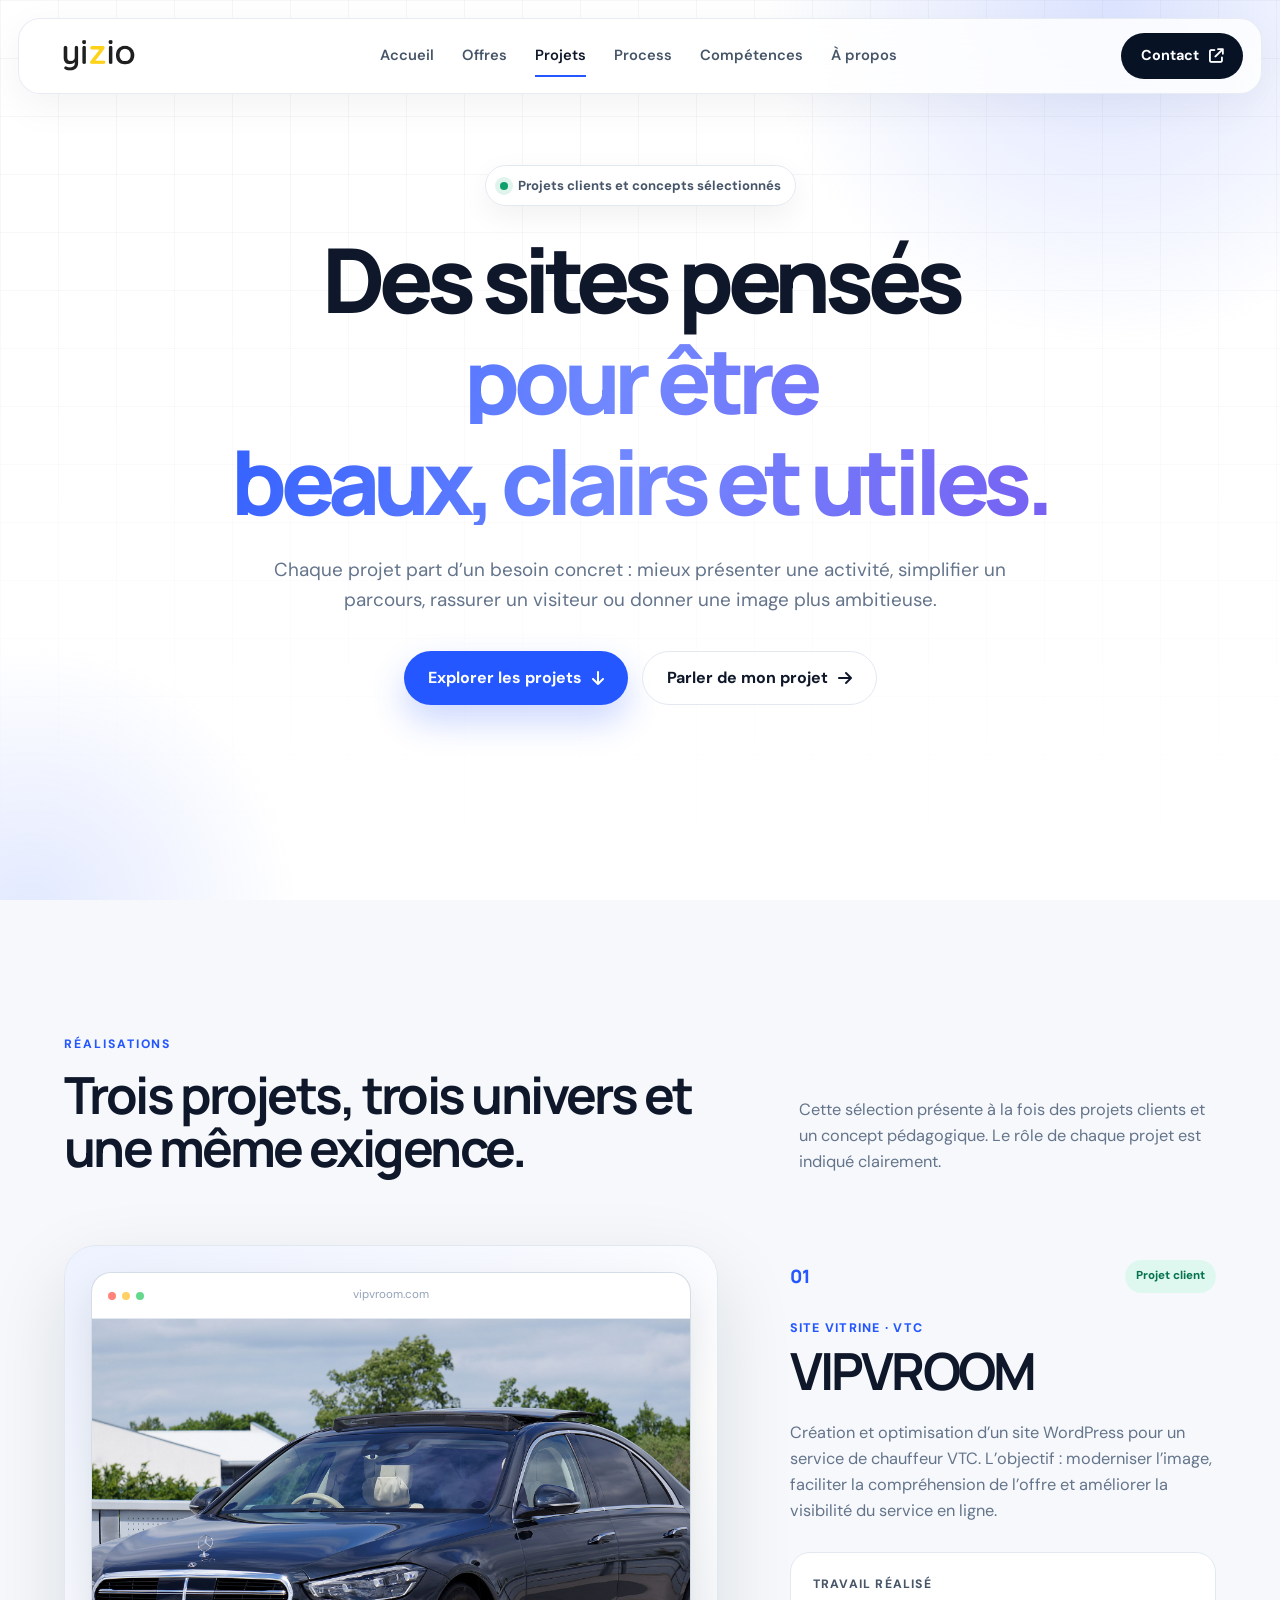
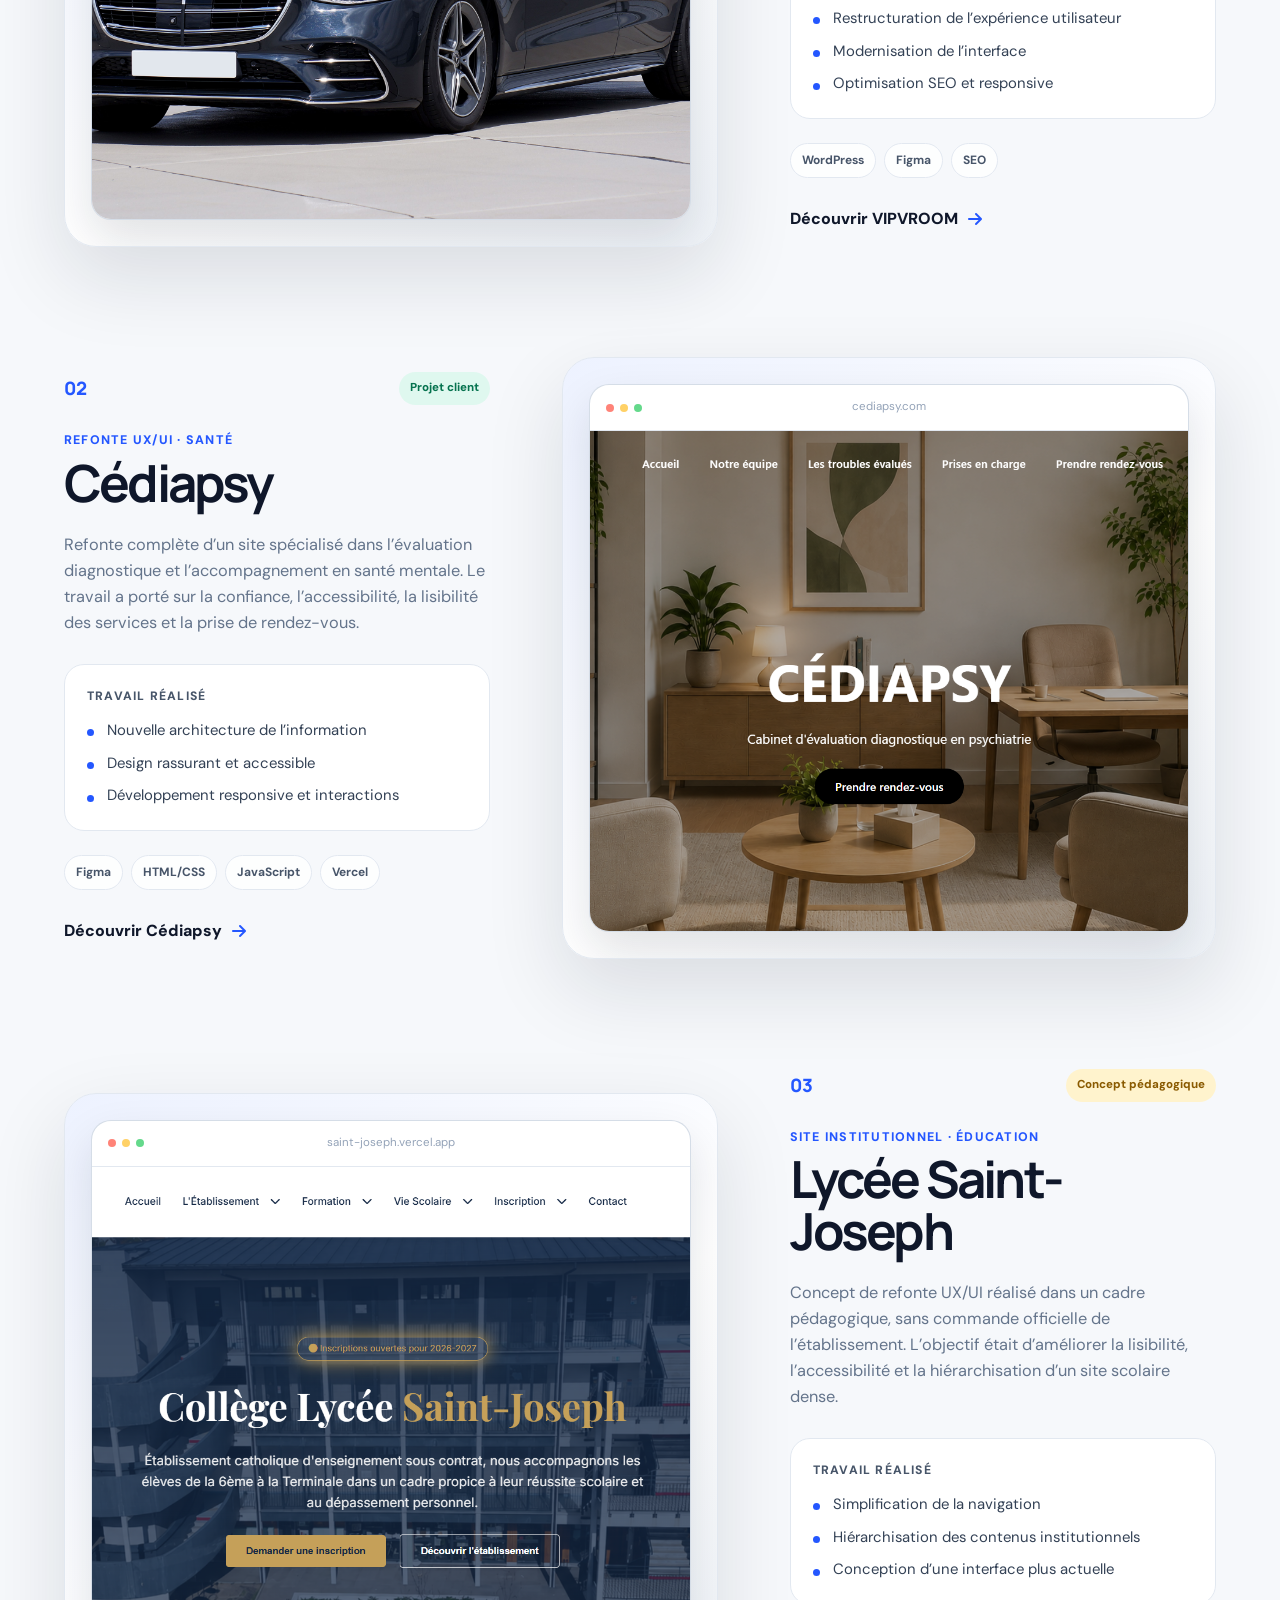
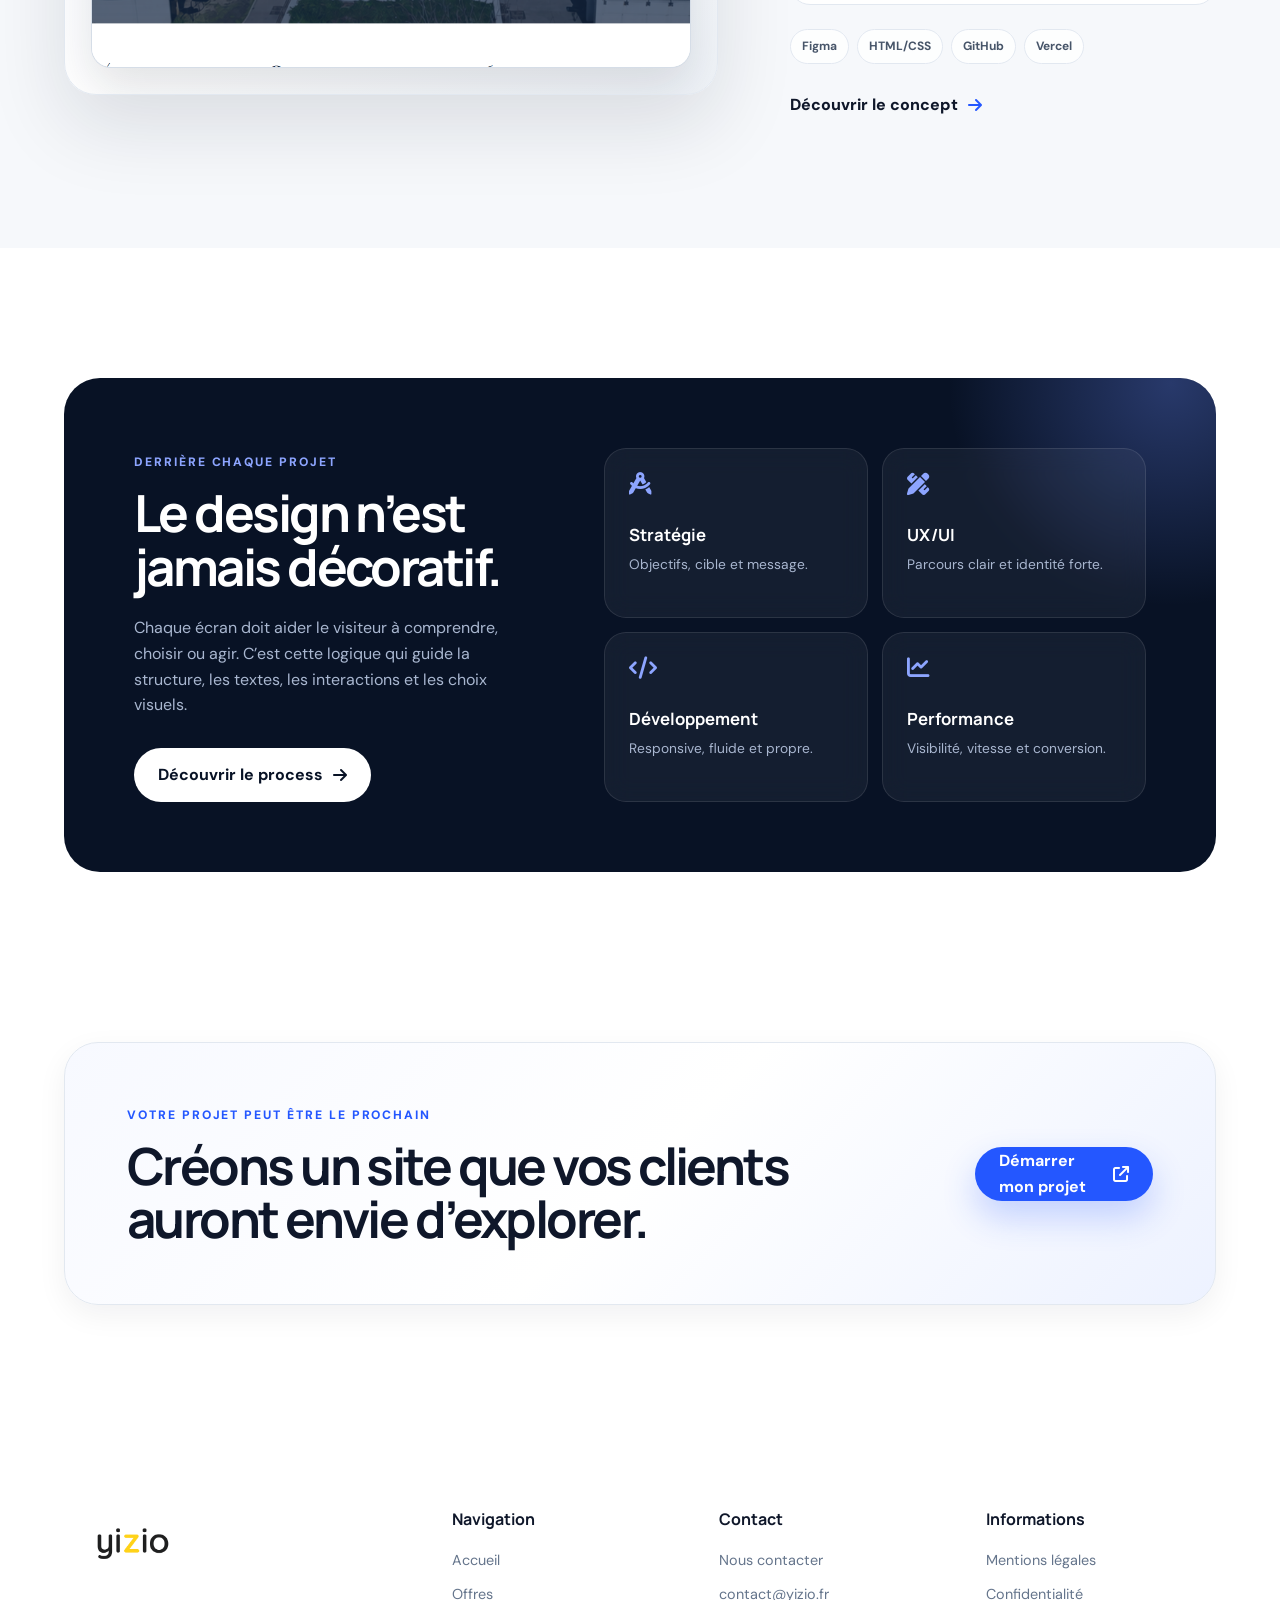
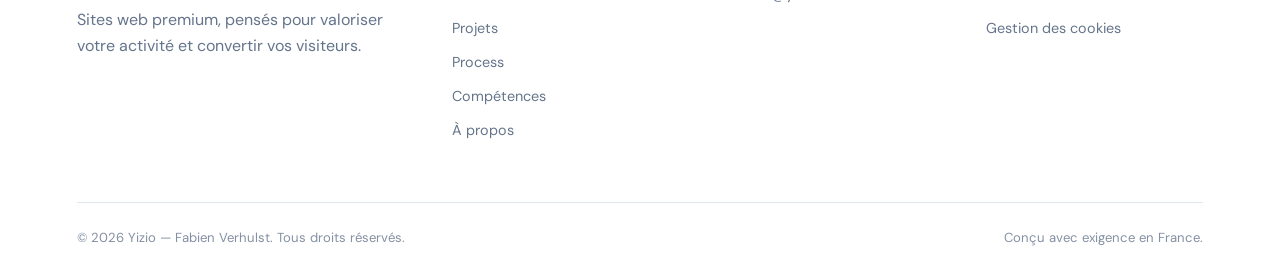
<file: projets.html>
<!DOCTYPE html>
<html lang="fr">
<head>
<script async src="https://www.googletagmanager.com/gtag/js?id=G-WGB9FF9N50"></script>
<script>
  window.dataLayer = window.dataLayer || [];
  function gtag(){dataLayer.push(arguments);}
  gtag('js', new Date());

  gtag('config', 'G-WGB9FF9N50');
</script>
  <meta charset="UTF-8" />
  <meta name="viewport" content="width=device-width, initial-scale=1.0" />
  <link rel="icon" type="image/png" href="/images/favicon.png">
  <title>Projets web & réalisations | Yizio</title>
  <meta
    name="description"
    content="Découvrez les projets Yizio : création de sites vitrines, refontes UX/UI et expériences web sur mesure pensées pour inspirer confiance et convertir."
  />
  <link rel="canonical" href="https://yizio.fr/projets.html" />

  <link rel="preconnect" href="https://fonts.googleapis.com" />
  <link rel="preconnect" href="https://fonts.gstatic.com" crossorigin />
  <link
    href="https://fonts.googleapis.com/css2?family=DM+Sans:wght@400;500;600;700&family=Manrope:wght@500;600;700;800&display=swap"
    rel="stylesheet"
  />
  <link
    rel="stylesheet"
    href="https://cdnjs.cloudflare.com/ajax/libs/font-awesome/6.5.2/css/all.min.css"
  />

  <link rel="stylesheet" href="css/projets.css" />
  <script src="js/script.js" defer></script>
</head>

<body>
  <div class="cursor-glow" aria-hidden="true"></div>

  <header class="navbar" id="navbar">
    <a class="logo logo-wordmark" href="index.html" aria-label="Accueil Yizio">
    <img src="images/yizio_logo.png" alt="Yizio" class="logo-img">
    </a>

    <nav aria-label="Navigation principale">
      <a href="index.html">Accueil</a>
      <a href="offres.html">Offres</a>
      <a class="active" href="projets.html" aria-current="page">Projets</a>
      <a href="process.html">Process</a>
      <a href="competences.html">Compétences</a>
      <a href="apropos.html">À propos</a>
    </nav>

    <a class="nav-cta magnetic" href="contact.html">
      Contact
      <i class="fa-solid fa-arrow-up-right-from-square"></i>
    </a>

    <button class="menu-btn" type="button" aria-label="Ouvrir le menu" aria-expanded="false">
      <span></span><span></span><span></span>
    </button>
  </header>

  <main>
<section class="projects-hero">
  <div class="hero-orb hero-orb-one" aria-hidden="true"></div>
  <div class="hero-orb hero-orb-two" aria-hidden="true"></div>

  <div class="projects-hero-inner">

    <div class="hero-copy reveal">
      <div class="eyebrow-pill">
        <span></span>
        Projets clients et concepts sélectionnés
      </div>

      <h1>
        Des sites pensés <span>pour être</span>
        <span>beaux, clairs et utiles.</span>
      </h1>

      <p>
        Chaque projet part d’un besoin concret : mieux présenter une activité,
        simplifier un parcours, rassurer un visiteur ou donner une image plus
        ambitieuse.
      </p>

      <div class="hero-actions">
        <a href="#realisations" class="btn btn-primary magnetic">
          Explorer les projets
          <i class="fa-solid fa-arrow-down"></i>
        </a>

        <a href="contact.html" class="btn btn-secondary">
          Parler de mon projet
          <i class="fa-solid fa-arrow-right"></i>
        </a>
      </div>

    </div>
    </div>
    </section>

    <section class="portfolio-section section-shell" id="realisations">
      <div class="section-heading split reveal">
        <div>
          <span class="eyebrow">RÉALISATIONS</span>
          <h2>Trois projets, trois univers et une même exigence.</h2>
        </div>
        <p>
          Cette sélection présente à la fois des projets clients et un concept pédagogique.
          Le rôle de chaque projet est indiqué clairement.
        </p>
      </div>

      <div class="portfolio-list">
        <article class="case-study reveal">
          <a class="case-visual spotlight-card" href="https://vipvroom.com" target="_blank" rel="noopener noreferrer" aria-label="Voir le projet VIPVROOM">
            <div class="case-browser">
              <div class="case-browser-bar">
                <div><span></span><span></span><span></span></div>
                <small>vipvroom.com</small>
              </div>
              <div class="case-image-wrap">
                <img src="images/vipvroom_image.jpg" alt="Aperçu du site VIPVROOM" />
              </div>
            </div>
            <span class="case-cursor">Voir le site <i class="fa-solid fa-arrow-up-right-from-square"></i></span>
          </a>

          <div class="case-copy">
            <div class="case-meta">
              <span class="case-index">01</span>
              <span class="case-status client">Projet client</span>
            </div>
            <p class="case-type">Site vitrine · VTC</p>
            <h3>VIPVROOM</h3>
            <p class="case-description">
              Création et optimisation d’un site WordPress pour un service de chauffeur VTC.
              L’objectif : moderniser l’image, faciliter la compréhension de l’offre et améliorer
              la visibilité du service en ligne.
            </p>

            <div class="case-focus">
              <span>Travail réalisé</span>
              <ul>
                <li>Restructuration de l’expérience utilisateur</li>
                <li>Modernisation de l’interface</li>
                <li>Optimisation SEO et responsive</li>
              </ul>
            </div>

            <div class="case-tags">
              <span>WordPress</span><span>Figma</span><span>SEO</span>
            </div>

            <a class="case-link" href="https://vipvroom.com" target="_blank" rel="noopener noreferrer">
              Découvrir VIPVROOM <i class="fa-solid fa-arrow-right"></i>
            </a>
          </div>
        </article>

        <article class="case-study reverse reveal">
          <a class="case-visual spotlight-card" href="https://cediapsy.com" target="_blank" rel="noopener noreferrer" aria-label="Voir le projet Cédiapsy">
            <div class="case-browser">
              <div class="case-browser-bar">
                <div><span></span><span></span><span></span></div>
                <small>cediapsy.com</small>
              </div>
              <div class="case-image-wrap">
                <img src="images/cediapsy_image.png" alt="Aperçu du site Cédiapsy" />
              </div>
            </div>
            <span class="case-cursor">Voir le site <i class="fa-solid fa-arrow-up-right-from-square"></i></span>
          </a>

          <div class="case-copy">
            <div class="case-meta">
              <span class="case-index">02</span>
              <span class="case-status client">Projet client</span>
            </div>
            <p class="case-type">Refonte UX/UI · Santé</p>
            <h3>Cédiapsy</h3>
            <p class="case-description">
              Refonte complète d’un site spécialisé dans l’évaluation diagnostique et
              l’accompagnement en santé mentale. Le travail a porté sur la confiance,
              l’accessibilité, la lisibilité des services et la prise de rendez-vous.
            </p>

            <div class="case-focus">
              <span>Travail réalisé</span>
              <ul>
                <li>Nouvelle architecture de l’information</li>
                <li>Design rassurant et accessible</li>
                <li>Développement responsive et interactions</li>
              </ul>
            </div>

            <div class="case-tags">
              <span>Figma</span><span>HTML/CSS</span><span>JavaScript</span><span>Vercel</span>
            </div>

            <a class="case-link" href="https://cediapsy.com/" target="_blank" rel="noopener noreferrer">
              Découvrir Cédiapsy <i class="fa-solid fa-arrow-right"></i>
            </a>
          </div>
        </article>

        <article class="case-study reveal">
          <a class="case-visual spotlight-card" href="https://saint-joseph.vercel.app/" target="_blank" rel="noopener noreferrer" aria-label="Voir le concept Lycée Saint-Joseph">
            <div class="case-browser">
              <div class="case-browser-bar">
                <div><span></span><span></span><span></span></div>
                <small>saint-joseph.vercel.app</small>
              </div>
              <div class="case-image-wrap">
                <img src="images/lycee-saint-joseph.png" alt="Aperçu du concept Lycée Saint-Joseph" />
              </div>
            </div>
            <span class="case-cursor">Voir le concept <i class="fa-solid fa-arrow-up-right-from-square"></i></span>
          </a>

          <div class="case-copy">
            <div class="case-meta">
              <span class="case-index">03</span>
              <span class="case-status concept">Concept pédagogique</span>
            </div>
            <p class="case-type">Site institutionnel · Éducation</p>
            <h3>Lycée Saint-Joseph</h3>
            <p class="case-description">
              Concept de refonte UX/UI réalisé dans un cadre pédagogique, sans commande
              officielle de l’établissement. L’objectif était d’améliorer la lisibilité,
              l’accessibilité et la hiérarchisation d’un site scolaire dense.
            </p>

            <div class="case-focus">
              <span>Travail réalisé</span>
              <ul>
                <li>Simplification de la navigation</li>
                <li>Hiérarchisation des contenus institutionnels</li>
                <li>Conception d’une interface plus actuelle</li>
              </ul>
            </div>

            <div class="case-tags">
              <span>Figma</span><span>HTML/CSS</span><span>GitHub</span><span>Vercel</span>
            </div>

            <a class="case-link" href="https://saint-joseph.vercel.app/" target="_blank" rel="noopener noreferrer">
              Découvrir le concept <i class="fa-solid fa-arrow-right"></i>
            </a>
          </div>
        </article>
      </div>
    </section>

    <section class="project-method section-shell">
      <div class="method-card reveal">
        <div class="method-copy">
          <span class="eyebrow">DERRIÈRE CHAQUE PROJET</span>
          <h2>Le design n’est jamais décoratif.</h2>
          <p>
            Chaque écran doit aider le visiteur à comprendre, choisir ou agir.
            C’est cette logique qui guide la structure, les textes, les interactions
            et les choix visuels.
          </p>
          <a href="process.html" class="btn btn-light">
            Découvrir le process
            <i class="fa-solid fa-arrow-right"></i>
          </a>
        </div>

        <div class="method-grid">
          <div><i class="fa-solid fa-compass-drafting"></i><strong>Stratégie</strong><span>Objectifs, cible et message.</span></div>
          <div><i class="fa-solid fa-pen-ruler"></i><strong>UX/UI</strong><span>Parcours clair et identité forte.</span></div>
          <div><i class="fa-solid fa-code"></i><strong>Développement</strong><span>Responsive, fluide et propre.</span></div>
          <div><i class="fa-solid fa-chart-line"></i><strong>Performance</strong><span>Visibilité, vitesse et conversion.</span></div>
        </div>
      </div>
    </section>

    <section class="final-cta section-shell reveal">
      <div class="final-cta-inner">
        <div>
          <span class="eyebrow">VOTRE PROJET PEUT ÊTRE LE PROCHAIN</span>
          <h2>Créons un site que vos clients auront envie d’explorer.</h2>
        </div>
        <a href="contact.html" class="btn btn-primary magnetic">
          Démarrer mon projet
          <i class="fa-solid fa-arrow-up-right-from-square"></i>
        </a>
      </div>
    </section>
  </main>

  <footer class="site-footer">
    <div class="footer-main">
      <div class="footer-brand">
        <a class="logo logo-wordmark footer-logo" href="index.html" aria-label="Accueil Yizio">
    <img src="images/yizio_logo.png" alt="Yizio" class="logo-img">
        </a>
        <p>Sites web premium, pensés pour valoriser votre activité et convertir vos visiteurs.</p>
      </div>

      <div class="footer-column">
        <strong>Navigation</strong>
        <a href="index.html">Accueil</a>
        <a href="offres.html">Offres</a>
        <a href="projets.html">Projets</a>
        <a href="process.html">Process</a>
        <a href="competences.html">Compétences</a>
        <a href="apropos.html">À propos</a>
      </div>

      <div class="footer-column">
        <strong>Contact</strong>
        <a href="contact.html">Nous contacter</a>
        <a href="mailto:contact@yizio.fr">contact@yizio.fr</a>
      </div>

      <div class="footer-column">
        <strong>Informations</strong>
        <a href="mentions-legales.html">Mentions légales</a>
        <a href="politique-confidentialite.html">Confidentialité</a>
        <a href="gestion-cookies.html">Gestion des cookies</a>
      </div>
    </div>

    <div class="footer-bottom">
      <p>© 2026 Yizio — Fabien Verhulst. Tous droits réservés.</p>
      <span>Conçu avec exigence en France.</span>
    </div>
  </footer>
</body>
</html>
</file>
<file: css/accueil.css>
:root {
  --bg: #ffffff;
  --surface: #f6f8fb;
  --surface-2: #eef2f7;
  --text: #0f172a;
  --muted: #64748b;
  --line: #e2e8f0;
  --primary: #2457ff;
  --primary-dark: #173fc7;
  --accent: #6c8cff;
  --dark: #081225;
  --radius-sm: 16px;
  --radius-md: 24px;
  --radius-lg: 36px;
  --shadow-sm: 0 10px 30px rgba(15, 23, 42, 0.06);
  --shadow-lg: 0 30px 80px rgba(15, 23, 42, 0.12);
}

* {
  margin: 0;
  padding: 0;
  box-sizing: border-box;
}

html {
  scroll-behavior: smooth;
}

body {
  font-family: "DM Sans", sans-serif;
  color: var(--text);
  background: var(--bg);
  overflow-x: hidden;
  line-height: 1.6;
}

body.menu-open {
  overflow: hidden;
}

img {
  max-width: 100%;
  display: block;
}

a {
  color: inherit;
  text-decoration: none;
}

button,
input,
textarea,
select {
  font: inherit;
}

button {
  border: 0;
}

.cursor-glow {
  position: fixed;
  width: 340px;
  height: 340px;
  border-radius: 50%;
  pointer-events: none;
  z-index: 0;
  background: radial-gradient(circle, rgba(36, 87, 255, 0.11), transparent 68%);
  transform: translate(-50%, -50%);
  opacity: 0;
  transition: opacity 0.25s ease;
}

.navbar {
  position: fixed;
  top: 18px;
  left: 50%;
  transform: translateX(-50%);
  width: min(1180px, calc(100% - 36px));
  height: 76px;
  padding: 0 18px 0 24px;
  display: flex;
  align-items: center;
  justify-content: space-between;
  gap: 24px;
  background: rgba(255, 255, 255, 0.82);
  border: 1px solid rgba(226, 232, 240, 0.8);
  border-radius: 22px;
  backdrop-filter: blur(18px);
  box-shadow: 0 12px 40px rgba(15, 23, 42, 0.05);
  z-index: 1000;
  transition: 0.3s ease;
}

.navbar.scrolled {
  top: 10px;
  height: 68px;
  box-shadow: 0 16px 50px rgba(15, 23, 42, 0.11);
}

.logo img,
.footer-logo img {
  width: 112px;
  height: auto;
}

.navbar nav {
  display: flex;
  align-items: center;
  gap: 28px;
}

.navbar nav a {
  position: relative;
  color: #334155;
  font-size: 0.95rem;
  font-weight: 600;
  transition: color 0.25s ease;
}

.navbar nav a::after {
  content: "";
  position: absolute;
  left: 0;
  bottom: -8px;
  width: 100%;
  height: 2px;
  background: var(--primary);
  transform: scaleX(0);
  transform-origin: right;
  transition: transform 0.3s ease;
}

.navbar nav a:hover {
  color: var(--primary);
}

.navbar nav a:hover::after {
  transform: scaleX(1);
  transform-origin: left;
}

.nav-cta,
.btn {
  display: inline-flex;
  align-items: center;
  justify-content: center;
  gap: 10px;
  min-height: 52px;
  padding: 0 22px;
  border-radius: 14px;
  font-weight: 700;
  transition: transform 0.3s ease, box-shadow 0.3s ease, background 0.3s ease;
}

.nav-cta {
  min-height: 46px;
  color: #fff;
  background: var(--dark);
  font-size: 0.9rem;
}

.nav-cta:hover,
.btn-dark:hover {
  background: var(--primary);
  box-shadow: 0 14px 30px rgba(36, 87, 255, 0.25);
}

.menu-btn {
  display: none;
  width: 48px;
  height: 48px;
  border-radius: 14px;
  background: var(--dark);
  cursor: pointer;
  align-items: center;
  justify-content: center;
  flex-direction: column;
  gap: 5px;
}

.menu-btn span {
  width: 21px;
  height: 2px;
  background: #fff;
  transition: 0.3s ease;
}

.menu-btn.active span:nth-child(1) { transform: translateY(7px) rotate(45deg); }
.menu-btn.active span:nth-child(2) { opacity: 0; }
.menu-btn.active span:nth-child(3) { transform: translateY(-7px) rotate(-45deg); }

/* =========================================================
   HERO ACCUEIL
========================================================= */

.hero {
  position: relative;
  min-height: 100vh;
  padding: 165px max(5vw, 24px) 110px;
  overflow: hidden;
  isolation: isolate;
}

.hero::before {
  content: "";
  position: absolute;
  inset: 0;
  z-index: -3;
  background-image:
    linear-gradient(rgba(15, 23, 42, 0.035) 1px, transparent 1px),
    linear-gradient(90deg, rgba(15, 23, 42, 0.035) 1px, transparent 1px);
  background-size: 52px 52px;
  mask-image: linear-gradient(to bottom, #000 20%, transparent 96%);
  -webkit-mask-image: linear-gradient(to bottom, #000 20%, transparent 96%);
}

.hero-inner {
  position: relative;
  z-index: 2;
  width: min(100%, 1240px);
  margin: 0 auto;
}

.hero-decoration {
  position: absolute;
  z-index: -2;
  pointer-events: none;
  border-radius: 50%;
}

.hero-decoration-one {
  width: 760px;
  height: 760px;
  top: -390px;
  right: -170px;
  background:
    radial-gradient(
      circle,
      rgba(108, 140, 255, 0.24),
      rgba(255, 255, 255, 0) 68%
    );
}

.hero-decoration-two {
  width: 520px;
  height: 520px;
  bottom: -285px;
  left: -210px;
  background:
    radial-gradient(
      circle,
      rgba(36, 87, 255, 0.14),
      rgba(255, 255, 255, 0) 70%
    );
}

/* TEXTE PRINCIPAL */

.hero-content {
  max-width: 1040px;
  margin: 0 auto;
  text-align: center;
}

.availability-pill {
  display: inline-flex;
  align-items: center;
  gap: 10px;
  padding: 9px 14px;
  border: 1px solid var(--line);
  border-radius: 999px;
  background: rgba(255, 255, 255, 0.86);
  color: #475569;
  box-shadow: var(--shadow-sm);
  font-size: 0.82rem;
  font-weight: 600;
  backdrop-filter: blur(12px);
}

.availability-pill span {
  position: relative;
  width: 8px;
  height: 8px;
  flex: 0 0 auto;
  border-radius: 50%;
  background: #22c55e;
}

.availability-pill span::after {
  content: "";
  position: absolute;
  inset: -5px;
  border-radius: inherit;
  background: rgba(34, 197, 94, 0.14);
}

.hero h1 {
  max-width: 1080px;
  margin: 30px auto 0;
  font-family: "Manrope", sans-serif;
  font-size: clamp(3.5rem, 7.2vw, 7rem);
  font-weight: 800;
  line-height: 0.96;
  letter-spacing: -0.07em;
}

.hero h1 span {
  display: block;
  margin-top: 14px;
  color: transparent;
  background:
    linear-gradient(
      110deg,
      var(--primary) 0%,
      #6985ff 48%,
      #12a8ce 100%
    );
  background-clip: text;
  -webkit-background-clip: text;
}

.hero-content > p {
  max-width: 720px;
  margin: 30px auto 0;
  color: var(--muted);
  font-size: clamp(1.02rem, 1.4vw, 1.18rem);
}

.hero-actions {
  margin-top: 36px;
  display: flex;
  flex-wrap: wrap;
  justify-content: center;
  gap: 14px;
}

.btn {
  min-height: 54px;
  padding: 0 24px;
  text-decoration: none;
}

.btn-primary {
  color: #fff;
  background: #2457ff;
  border: 1px solid #2457ff;
  box-shadow: 0 16px 34px rgba(36, 87, 255, 0.24);
}

.btn-primary:hover {
  color: #fff;
  background: #2457ff;
  border-color: #2457ff;
  transform: translateY(-3px);
  box-shadow: 0 21px 42px rgba(36, 87, 255, 0.3);
}

.btn-secondary {
  color: var(--text);
  border: 1px solid var(--line);
  background: #fff;
}

.btn-secondary:hover {
  color: var(--text);
  background: #fff;
  border-color: #cbd5e1;
  transform: translateY(-3px);
  box-shadow: var(--shadow-sm);
}

.marquee {
  overflow: hidden;
  border-top: 1px solid var(--line);
  border-bottom: 1px solid var(--line);
  background: var(--dark);
  color: #fff;
}

.marquee-track {
  width: max-content;
  display: flex;
  align-items: center;
  gap: 30px;
  padding: 18px 0;
  animation: marquee 28s linear infinite;
}

.marquee-track span {
  font-family: "Manrope", sans-serif;
  font-size: 0.94rem;
  font-weight: 700;
  text-transform: uppercase;
  letter-spacing: 0.08em;
}

.marquee-track i {
  width: 7px;
  height: 7px;
  border-radius: 50%;
  background: var(--accent);
}

@keyframes marquee {
  to { transform: translateX(-50%); }
}

.section-shell {
  width: min(1280px, calc(100% - 48px));
  margin: 0 auto;
  padding: 130px 0;
}

.section-heading {
  max-width: 1820px;
  margin-bottom: 60px;
}

.section-heading.split {
  max-width: none;
  display: grid;
  grid-template-columns: 1.25fr 0.75fr;
  align-items: end;
  gap: 70px;
}

.services .section-heading.split {
  display: block;
}

.services .section-heading.split p {
  margin-top: 30px;
  max-width: 1820px;
}

.eyebrow {
  display: inline-block;
  margin-bottom: 16px;
  color: var(--primary);
  font-size: 0.78rem;
  font-weight: 800;
  letter-spacing: 0.14em;
}

.section-heading h2,
.method-intro h2,
.agency-content h2,
.final-cta h2 {
  font-family: "Manrope", sans-serif;
  font-size: clamp(2.25rem, 4.3vw, 4.6rem);
  line-height: 1.05;
  letter-spacing: -0.05em;
}

.section-heading p,
.method-intro p,
.agency-content p {
  color: var(--muted);
  font-size: 1.05rem;
}

.problem-section {
  padding-top: 150px;
}

.problem-section .section-heading h2 {
    margin-bottom: 30px;
}

.projects .section-heading.split {
  display: flex;
  flex-direction: column;
  align-items: flex-start;
  gap: 0;
}

.projects .section-heading.split p {
  margin-top: 30px;
  max-width: 1820px;
}

.projects .section-heading.split .text-link {
  margin-top: 25px;
}

.transformation-grid {
  display: grid;
  grid-template-columns: 1fr 90px 1fr;
  align-items: center;
}

.transformation-card {
  min-height: 390px;
  padding: 42px;
  border-radius: var(--radius-lg);
}

.transformation-card.before {
  background: #f8fafc;
  border: 1px solid var(--line);
}

.transformation-card.after {
  color: #fff;
  background: linear-gradient(145deg, #183785, var(--primary));
  box-shadow: 0 30px 70px rgba(36, 87, 255, 0.23);
}

.card-label {
  display: inline-block;
  padding: 7px 12px;
  margin-bottom: 24px;
  border-radius: 999px;
  background: rgba(148, 163, 184, 0.13);
  font-size: 0.77rem;
  font-weight: 800;
  text-transform: uppercase;
  letter-spacing: 0.08em;
}

.after .card-label {
  background: rgba(255, 255, 255, 0.14);
}

.transformation-card h3 {
  max-width: 430px;
  font-family: "Manrope", sans-serif;
  font-size: clamp(1.7rem, 2.5vw, 2.6rem);
  line-height: 1.12;
}

.transformation-card ul {
  display: grid;
  gap: 17px;
  margin-top: 32px;
  list-style: none;
}

.transformation-card li {
  display: flex;
  align-items: center;
  gap: 12px;
  color: #64748b;
}

.after li {
  color: rgba(255, 255, 255, 0.84);
}

.transformation-card li i {
  width: 26px;
  height: 26px;
  display: grid;
  place-items: center;
  border-radius: 50%;
  font-size: 0.72rem;
}

.before li i {
  color: #ef4444;
  background: #fee2e2;
}

.after li i {
  color: var(--primary);
  background: #fff;
}

.transformation-arrow {
  width: 54px;
  height: 54px;
  margin: auto;
  display: grid;
  place-items: center;
  border: 1px solid var(--line);
  border-radius: 50%;
  background: #fff;
  color: var(--primary);
  box-shadow: var(--shadow-sm);
}

.services {
  padding-top: 80px;
}

.services-grid {
  display: grid;
  grid-template-columns: repeat(2, 1fr);
  gap: 22px;
}

.service-card {
  position: relative;
  min-height: 360px;
  padding: 36px;
  overflow: hidden;
  border: 1px solid var(--line);
  border-radius: var(--radius-md);
  background: #fff;
  transition: transform 0.35s ease, border-color 0.35s ease, box-shadow 0.35s ease;
}

.service-card::before {
  content: "";
  position: absolute;
  width: 260px;
  height: 260px;
  left: var(--mouse-x, 50%);
  top: var(--mouse-y, 50%);
  transform: translate(-50%, -50%);
  border-radius: 50%;
  background: radial-gradient(circle, rgba(36, 87, 255, 0.13), transparent 68%);
  opacity: 0;
  transition: opacity 0.3s ease;
  pointer-events: none;
}

.service-card:hover {
  transform: translateY(-8px);
  border-color: rgba(36, 87, 255, 0.24);
  box-shadow: var(--shadow-lg);
}

.service-card:hover::before { opacity: 1; }

.service-number {
  position: absolute;
  top: 28px;
  right: 30px;
  color: #cbd5e1;
  font-family: "Manrope", sans-serif;
  font-size: 1rem;
  font-weight: 800;
}

.service-icon {
  width: 58px;
  height: 58px;
  display: grid;
  place-items: center;
  border-radius: 17px;
  color: var(--primary);
  background: #edf2ff;
  font-size: 1.25rem;
}

.service-card h3 {
  max-width: 380px;
  margin-top: 70px;
  font-family: "Manrope", sans-serif;
  font-size: clamp(1.6rem, 2.3vw, 2.35rem);
  line-height: 1.12;
  letter-spacing: -0.035em;
}

.service-card p {
  max-width: 520px;
  margin-top: 18px;
  color: var(--muted);
}

.service-card a,
.text-link {
  display: inline-flex;
  align-items: center;
  gap: 9px;
  margin-top: 30px;
  color: var(--primary);
  font-weight: 800;
}

.service-card a i,
.text-link i {
  transition: transform 0.25s ease;
}

.service-card a:hover i,
.text-link:hover i {
  transform: translateX(5px);
}

.projects {
  padding-bottom: 70px;
}

.project-list {
  display: grid;
  gap: 110px;
}

.project-row {
  display: grid;
  grid-template-columns: 1.25fr 0.75fr;
  align-items: center;
  gap: 70px;
}

.project-row.reverse .project-preview { order: 2; }
.project-row.reverse .project-info { order: 1; }

.project-preview {
  position: relative;
  aspect-ratio: 1.35;
  overflow: hidden;
  border-radius: 30px;
  background: var(--surface);
  box-shadow: var(--shadow-sm);
}

.project-preview img {
  width: 100%;
  height: 100%;
  object-fit: cover;
  object-position: top;
  transition: transform 0.75s cubic-bezier(.2,.7,.2,1);
}

.project-preview::after {
  content: "";
  position: absolute;
  inset: 0;
  background: rgba(8, 18, 37, 0.18);
  opacity: 0;
  transition: opacity 0.35s ease;
}

.project-hover-label {
  position: absolute;
  top: 50%;
  left: 50%;
  z-index: 2;
  width: 108px;
  height: 108px;
  display: grid;
  place-items: center;
  border-radius: 50%;
  color: #fff;
  background: var(--primary);
  font-weight: 800;
  font-size: 0.83rem;
  text-align: center;
  transform: translate(-50%, -40%) scale(0.7);
  opacity: 0;
  transition: 0.35s ease;
}

.project-preview:hover img { transform: scale(1.055); }
.project-preview:hover::after { opacity: 1; }
.project-preview:hover .project-hover-label {
  opacity: 1;
  transform: translate(-50%, -50%) scale(1);
}

.project-info > span {
  color: var(--primary);
  font-size: 0.78rem;
  font-weight: 800;
  letter-spacing: 0.13em;
}

.project-info h3 {
  margin-top: 14px;
  font-family: "Manrope", sans-serif;
  font-size: clamp(2.4rem, 4vw, 4.6rem);
  line-height: 1;
  letter-spacing: -0.055em;
}

.project-info p {
  margin-top: 22px;
  color: var(--muted);
  font-size: 1.05rem;
}

.project-tags {
  display: flex;
  flex-wrap: wrap;
  gap: 9px;
  margin-top: 28px;
}

.project-tags span {
  padding: 8px 13px;
  border: 1px solid var(--line);
  border-radius: 999px;
  color: #475569;
  background: #fff;
  font-size: 0.78rem;
  font-weight: 700;
}

.method {
  width: min(1400px, calc(100% - 32px));
  padding: 0;
}

.method-layout {
  display: grid;
  grid-template-columns: 0.86fr 1.14fr;
  gap: 90px;
  padding: 100px;
  border-radius: 42px;
  background: var(--dark);
  color: #fff;
}

.method-intro {
  position: sticky;
  top: 130px;
  align-self: start;
}

.method-intro p {
  margin-top: 24px;
  color: #9fb0c8;
}

.btn-dark {
  margin-top: 34px;
  color: var(--dark);
  background: #fff;
}

.method-steps {
  display: grid;
}

.method-step {
  display: grid;
  grid-template-columns: 72px 1fr;
  gap: 22px;
  padding: 38px 0;
  border-bottom: 1px solid rgba(148, 163, 184, 0.18);
  opacity: 0.45;
  transition: opacity 0.35s ease, transform 0.35s ease;
}

.method-step.active,
.method-step:hover {
  opacity: 1;
  transform: translateX(8px);
}

.method-step > span {
  width: 48px;
  height: 48px;
  display: grid;
  place-items: center;
  border-radius: 15px;
  background: rgba(255, 255, 255, 0.08);
  color: #9eb2ff;
  font-weight: 800;
}

.method-step h3 {
  font-family: "Manrope", sans-serif;
  font-size: 1.65rem;
}

.method-step p {
  margin-top: 10px;
  color: #9fb0c8;
}

.agency {
  padding-top: 130px;
}

.agency-card {
  display: grid;
  grid-template-columns: 0.9fr 1.1fr;
  gap: 80px;
  align-items: center;
  padding: 60px;
  border: 1px solid var(--line);
  border-radius: 38px;
  background: linear-gradient(145deg, #ffffff, #f7f9fd);
  box-shadow: var(--shadow-sm);
}

.agency-photo {
  position: relative;
  min-height: 500px;
  overflow: hidden;
  border-radius: 30px;
  background: #e7edf8;
}

.agency-photo img {
  width: 100%;
  height: 100%;
  min-height: 500px;
  object-fit: cover;
}

.agency-content p {
  margin-top: 22px;
}

.faq {
  max-width: 980px;
}

.faq .section-heading {
  text-align: center;
  margin-left: auto;
  margin-right: auto;
}

.faq-list {
  border-top: 1px solid var(--line);
}

.faq-item {
  border-bottom: 1px solid var(--line);
}

.faq-question {
  width: 100%;
  display: flex;
  justify-content: space-between;
  align-items: center;
  gap: 24px;
  padding: 28px 2px;
  color: var(--text);
  background: transparent;
  font-family: "Manrope", sans-serif;
  font-size: clamp(1.05rem, 2vw, 1.35rem);
  font-weight: 700;
  text-align: left;
  cursor: pointer;
}

.faq-question i {
  width: 38px;
  height: 38px;
  display: grid;
  place-items: center;
  flex: 0 0 auto;
  border-radius: 50%;
  color: var(--primary);
  background: #edf2ff;
  transition: transform 0.3s ease;
}

.faq-item.active .faq-question i {
  transform: rotate(45deg);
}

.faq-answer {
  max-height: 0;
  overflow: hidden;
  transition: max-height 0.4s ease;
}

.faq-answer p {
  max-width: 780px;
  padding: 0 0 28px;
  color: var(--muted);
}

.final-cta {
  width: min(1400px, calc(100% - 32px));
  padding-top: 30px;
  text-align: center;
}

.final-cta-inner {
  position: relative;
  overflow: hidden;
  display: grid;
  grid-template-columns: 1fr auto;
  align-items: center;
  gap: 50px;
  padding: 80px;
  border-radius: 38px;
  color: #fff;
  background:
    radial-gradient(circle at 85% 15%, rgba(111, 139, 255, 0.38), transparent 28%),
    linear-gradient(135deg, #091326, #142d70);
}

.final-cta .eyebrow { color: #a9baff; }
.final-cta h2 { max-width: 900px; }

.btn-light {
  position: relative;
  z-index: 2;
  min-width: 205px;
  color: var(--dark);
  background: #fff;
}

.btn-light:hover {
  transform: translateY(-4px);
  box-shadow: 0 20px 45px rgba(0, 0, 0, 0.18);
}

.site-footer { padding: 72px max(6vw, 24px) 28px; background: #fff; }
.footer-main { max-width: 1240px; margin: 0 auto; display: grid; grid-template-columns: 1.5fr repeat(3, 1fr); gap: 50px; }
.footer-logo { font-size: 2.2rem; }
.footer-brand p { max-width: 360px; margin-top: 18px; color: var(--muted); }
.footer-column { display: flex; flex-direction: column; align-items: flex-start; gap: 11px; }
.footer-column strong { margin-bottom: 5px; font-family: "Manrope", sans-serif; }
.footer-column a { color: var(--muted); font-size: .9rem; transition: color .2s ease; }
.footer-column a:hover { color: var(--primary); }
.footer-bottom { max-width: 1240px; margin: 60px auto 0; padding-top: 24px; border-top: 1px solid var(--line); display: flex; justify-content: space-between; gap: 20px; color: #8490a3; font-size: .82rem; }

.reveal {
  opacity: 0;
  transform: translateY(36px);
  transition: opacity 0.8s ease, transform 0.8s cubic-bezier(.2,.7,.2,1);
  transition-delay: var(--delay, 0ms);
}

.reveal.visible {
  opacity: 1;
  transform: translateY(0);
}

@media (max-width: 1100px) {
  .navbar nav,
  .nav-cta {
    display: none;
  }

  .menu-btn {
    display: flex;
  }

  .navbar nav.active {
    position: fixed;
    top: 88px;
    left: 0;
    right: 0;
    display: flex;
    flex-direction: column;
    align-items: stretch;
    gap: 0;
    padding: 18px;
    border: 1px solid var(--line);
    border-radius: 20px;
    background: #fff;
    box-shadow: var(--shadow-lg);
  }

  .navbar nav.active a {
    padding: 16px;
    border-bottom: 1px solid var(--line);
    font-size: 1.05rem;
  }

  .navbar nav.active a:last-child { border-bottom: 0; }
  .navbar nav.active a::after { display: none; }
.hero {
  padding-top: 150px;
}

  .section-heading.split,
  .method-layout,
  .agency-card {
    grid-template-columns: 1fr;
  }

  .method-intro {
    position: static;
  }

  .project-row,
  .project-row.reverse {
    grid-template-columns: 1fr;
  }

  .project-row.reverse .project-preview,
  .project-row.reverse .project-info {
    order: initial;
  }

  .agency-photo,
  .agency-photo img {
    min-height: 620px;
  }
}

@media (max-width: 800px) {
  .navbar {
    top: 10px;
    width: calc(100% - 20px);
    height: 66px;
    padding: 0 10px 0 16px;
    border-radius: 17px;
  }

  .logo img { width: 96px; }

  .hero {
  min-height: auto;
  padding: 130px 20px 80px;
}

.hero h1 {
  font-size: clamp(3rem, 12vw, 5.2rem);
  letter-spacing: -0.06em;
}

.hero-content > p {
  font-size: 1rem;
}

.hero-actions {
  flex-direction: column;
}

.hero-actions .btn {
  width: 100%;
}

  .section-shell {
    width: min(100% - 32px, 1280px);
    padding: 90px 0;
  }

  .section-heading {
    margin-bottom: 42px;
  }

  .section-heading.split {
    gap: 22px;
  }

  .transformation-grid {
    grid-template-columns: 1fr;
    gap: 18px;
  }

  .transformation-arrow {
    transform: rotate(90deg);
  }

  .transformation-card {
    min-height: auto;
    padding: 30px;
  }

  .services-grid {
    grid-template-columns: 1fr;
  }

  .service-card {
    min-height: 330px;
    padding: 28px;
  }

  .project-list {
    gap: 75px;
  }

  .project-row {
    gap: 30px;
  }

  .method {
    width: calc(100% - 20px);
  }

  .method-layout {
    padding: 56px 24px;
    gap: 45px;
    border-radius: 28px;
  }

  .method-step {
    grid-template-columns: 54px 1fr;
  }

  .agency-card {
    padding: 20px;
    gap: 42px;
    border-radius: 28px;
  }

  .agency-photo,
  .agency-photo img {
    min-height: 440px;
  }

  .agency-content {
    padding: 0 8px 20px;
  }

  .final-cta {
    width: calc(100% - 20px);
    padding-bottom: 80px;
  }

  .final-cta-inner {
    grid-template-columns: 1fr;
    padding: 55px 25px;
    border-radius: 28px;
  }
}

@media (max-width: 720px) {
  .site-footer { padding-top: 55px; }
  .footer-main { grid-template-columns: 1fr; }
  .footer-brand { grid-column: auto; }
  .footer-bottom { flex-direction: column; }
}

@media (max-width: 520px) {
  .cursor-glow { display: none; }

.hero h1 {
  font-size: clamp(2.65rem, 13vw, 3.7rem);
}

.availability-pill {
  font-size: 0.72rem;
}

  .service-card h3 {
    margin-top: 48px;
  }

  .project-hover-label {
    width: 88px;
    height: 88px;
  }

  .agency-photo,
  .agency-photo img {
    min-height: 360px;
  }
}

@media (prefers-reduced-motion: reduce) {
  *, *::before, *::after {
    animation-duration: 0.01ms !important;
    animation-iteration-count: 1 !important;
    scroll-behavior: auto !important;
    transition-duration: 0.01ms !important;
  }

  .reveal {
    opacity: 1;
    transform: none;
  }
}
</file>
<file: css/apropos.css>
/* =========================================================
   YIZIO — PAGE À PROPOS
   ========================================================= */

:root {
  --bg: #ffffff;
  --surface: #f7f8fb;
  --surface-strong: #f0f2f7;
  --text: #111318;
  --muted: #676d79;
  --line: rgba(17, 19, 24, 0.1);
  --yellow: #f7c843;
  --yellow-dark: #e8b72e;
  --blue: #5169ff;
  --radius-sm: 16px;
  --radius-md: 24px;
  --radius-lg: 34px;
  --shadow: 0 24px 70px rgba(35, 43, 67, 0.1);
  --container: 1200px;
}

* {
  margin: 0;
  padding: 0;
  box-sizing: border-box;
}

html {
  scroll-behavior: smooth;
}

body {
  min-width: 320px;
  overflow-x: hidden;
  color: var(--text);
  background: var(--bg);
  font-family: "DM Sans", sans-serif;
  -webkit-font-smoothing: antialiased;
}

body.menu-open {
  overflow: hidden;
}

a {
  color: inherit;
}

button,
input,
textarea,
select {
  font: inherit;
}

img {
  display: block;
  max-width: 100%;
}

.container {
  width: min(calc(100% - 48px), var(--container));
  margin-inline: auto;
}

.section-padding {
  padding: 130px 0;
}

.page-grid {
  position: fixed;
  inset: 0;
  z-index: -5;
  pointer-events: none;
  background-image:
    linear-gradient(rgba(25, 28, 37, 0.025) 1px, transparent 1px),
    linear-gradient(90deg, rgba(25, 28, 37, 0.025) 1px, transparent 1px);
  background-size: 72px 72px;
  mask-image: linear-gradient(to bottom, #000 0%, transparent 90%);
}

.cursor-glow {
  position: fixed;
  width: 340px;
  height: 340px;
  top: 0;
  left: 0;
  z-index: -2;
  pointer-events: none;
  border-radius: 50%;
  background: rgba(247, 200, 67, 0.13);
  filter: blur(80px);
  transform: translate(-50%, -50%);
}

.logo img,
.footer-logo img {
  width: 112px;
  height: auto;
}

/* NAVBAR */

.navbar {
  position: fixed;
  top: 18px;
  left: 50%;
  z-index: 1000;
  width: min(calc(100% - 36px), 1240px);
  height: 72px;
  padding: 0 14px 0 24px;
  display: flex;
  align-items: center;
  justify-content: space-between;
  transform: translateX(-50%);
  border: 1px solid rgba(17, 19, 24, 0.08);
  border-radius: 22px;
  background: rgba(255, 255, 255, 0.84);
  box-shadow: 0 12px 40px rgba(28, 34, 51, 0.08);
  backdrop-filter: blur(18px);
  -webkit-backdrop-filter: blur(18px);
  transition: transform 0.3s ease, box-shadow 0.3s ease;
}

.navbar.is-scrolled {
  box-shadow: 0 16px 50px rgba(28, 34, 51, 0.13);
}

.footer-brand {
  text-decoration: none;
  letter-spacing: -0.08em;
}

.nav-links {
  display: flex;
  align-items: center;
  gap: 30px;
}

.nav-links a {
  position: relative;
  color: #464b55;
  font-size: 14px;
  font-weight: 600;
  text-decoration: none;
  transition: color 0.25s ease;
}

.nav-links a::after {
  content: "";
  position: absolute;
  left: 0;
  right: 0;
  bottom: -9px;
  height: 2px;
  border-radius: 2px;
  background: var(--yellow-dark);
  transform: scaleX(0);
  transform-origin: right;
  transition: transform 0.3s ease;
}

.nav-links a:hover,
.nav-links a.active {
  color: var(--text);
}

.nav-links a:hover::after,
.nav-links a.active::after {
  transform: scaleX(1);
  transform-origin: left;
}

.nav-cta {
  min-height: 46px;
  padding: 0 18px;
  display: inline-flex;
  align-items: center;
  gap: 10px;
  color: #fff;
  background: #111318;
  border-radius: 14px;
  font-size: 13px;
  font-weight: 700;
  text-decoration: none;
}

.menu-btn {
  width: 46px;
  height: 46px;
  display: none;
  place-items: center;
  gap: 5px;
  padding: 12px;
  background: #111318;
  border: 0;
  border-radius: 14px;
  cursor: pointer;
}

.menu-btn span {
  width: 20px;
  height: 2px;
  display: block;
  background: #fff;
  border-radius: 2px;
  transition: 0.3s ease;
}

/* =========================================================
   HERO À PROPOS
========================================================= */

.about-hero {
  position: relative;
  min-height: 100vh;
  padding: 165px 0 110px;
  overflow: hidden;
  isolation: isolate;
}

.about-hero::before {
  content: "";
  position: absolute;
  inset: 0;
  z-index: -3;
  background-image:
    linear-gradient(rgba(17, 19, 24, 0.03) 1px, transparent 1px),
    linear-gradient(90deg, rgba(17, 19, 24, 0.03) 1px, transparent 1px);
  background-size: 58px 58px;
  mask-image: linear-gradient(to bottom, #000 15%, transparent 95%);
  -webkit-mask-image: linear-gradient(to bottom, #000 15%, transparent 95%);
}

.about-hero-inner {
  position: relative;
  z-index: 2;
}

.hero-orb {
  position: absolute;
  z-index: -2;
  pointer-events: none;
  border-radius: 50%;
}

.hero-orb-one {
  width: 720px;
  height: 720px;
  top: -350px;
  right: -200px;
  background:
    radial-gradient(
      circle,
      rgba(81, 105, 255, 0.18),
      transparent 68%
    );
}

.hero-orb-two {
  width: 540px;
  height: 540px;
  left: -240px;
  bottom: -280px;
  background:
    radial-gradient(
      circle,
      rgba(247, 200, 67, 0.2),
      transparent 70%
    );
}

/* INTRODUCTION */

.hero-copy {
  max-width: 1040px;
  margin: 0 auto;
  text-align: center;
}

.eyebrow,
.section-kicker {
  color: #555d6e;
  font-size: 12px;
  font-weight: 800;
  letter-spacing: 0.14em;
  text-transform: uppercase;
}

.eyebrow {
  width: fit-content;
  margin-inline: auto;
  padding: 9px 13px;
  display: inline-flex;
  align-items: center;
  gap: 9px;
  border: 1px solid var(--line);
  border-radius: 999px;
  background: rgba(255, 255, 255, 0.82);
  box-shadow: 0 10px 30px rgba(35, 43, 67, 0.05);
  backdrop-filter: blur(12px);
}

.eyebrow-dot {
  position: relative;
  width: 7px;
  height: 7px;
  flex: 0 0 auto;
  border-radius: 50%;
  background: var(--yellow-dark);
}

.eyebrow-dot::after {
  content: "";
  position: absolute;
  inset: -5px;
  border-radius: inherit;
  background: rgba(247, 200, 67, 0.16);
}

.hero-copy h1 {
  max-width: 1100px;
  margin: 30px auto 0;
  font-family: "Manrope", sans-serif;
  font-size: clamp(3.5rem, 7vw, 6.8rem);
  font-weight: 800;
  line-height: 0.97;
  letter-spacing: -0.07em;
}

.hero-copy h1 span {
  display: block;
  margin-top: 14px;
  color: transparent;
  background:
    linear-gradient(
      110deg,
      var(--blue) 0%,
      #7387ff 48%,
      var(--yellow-dark) 100%
    );
  background-clip: text;
  -webkit-background-clip: text;
}

.hero-text {
  max-width: 740px;
  margin: 30px auto 0;
  color: var(--muted);
  font-size: clamp(1.02rem, 1.5vw, 1.18rem);
  line-height: 1.75;
}

.hero-actions {
  margin-top: 36px;
  display: flex;
  flex-wrap: wrap;
  justify-content: center;
  gap: 13px;
}

.btn {
  min-height: 54px;
  padding: 0 22px;
  border-radius: 15px;
  display: inline-flex;
  align-items: center;
  justify-content: center;
  gap: 10px;
  font-weight: 700;
  transition: 0.25s ease;
  text-decoration: none;
}

.btn-primary {
  color: #fff;
  background: #2f5bff;
  box-shadow: 0 14px 32px rgba(47, 91, 255, 0.25);
  border: 1px solid #2f5bff;
}

.btn-primary:hover {
  color: #fff;
  background: #2f5bff;
  border-color: #2f5bff;
  transform: translateY(-3px);
  box-shadow: 0 18px 38px rgba(47, 91, 255, 0.30);
}

.btn-secondary {
  color: var(--text);
  border: 1px solid var(--line);
  background: rgba(255, 255, 255, 0.82);
}

.btn-secondary:hover {
  transform: translateY(-3px);
  border-color: #b9c8ed;
  background: #f8faff;
}


/* MANIFESTO */

.manifesto {
  border-top: 1px solid var(--line);
  border-bottom: 1px solid var(--line);
  background: rgba(247,248,251,.7);
}

.manifesto-grid {
  display: grid;
  grid-template-columns: .76fr 1.24fr;
  gap: 100px;
}

.section-heading h2,
.section-intro h2,
.journey-sticky h2,
.difference-copy h2,
.cta-copy h2 {
  margin-top: 15px;
  font-family: "Manrope", sans-serif;
  font-size: clamp(38px, 4vw, 59px);
  line-height: 1.08;
  letter-spacing: -.052em;
}

.manifesto-copy {
  max-width: 690px;
}

.manifesto-copy p {
  color: var(--muted);
  font-size: 17px;
  line-height: 1.85;
}

.manifesto-copy p + p {
  margin-top: 22px;
}

.manifesto-copy .manifesto-lead {
  color: var(--text);
  font-family: "Manrope", sans-serif;
  font-size: 26px;
  font-weight: 700;
  line-height: 1.45;
  letter-spacing: -.025em;
}

/* VALUES */

.section-intro {
  max-width: 760px;
  margin-bottom: 60px;
  display: flex;
  flex-direction: column;
  align-items: flex-start;
  gap: 20px;
}

.section-intro > div {
  max-width: 710px;
}

.section-intro > p {
  max-width: 680px;
  color: var(--muted);
  font-size: 1.05rem;
  line-height: 1.7;
}

.values-grid {
  margin-top: 66px;
  display: grid;
  grid-template-columns: repeat(4, 1fr);
  gap: 18px;
}

.value-card {
  position: relative;
  min-height: 350px;
  padding: 27px;
  overflow: hidden;
  border: 1px solid var(--line);
  border-radius: 25px;
  background: #fff;
  transition: transform .35s ease, box-shadow .35s ease;
}

.value-card:hover {
  transform: translateY(-8px);
  box-shadow: var(--shadow);
}

.value-number {
  color: #9ba0aa;
  font-size: 11px;
  font-weight: 800;
  letter-spacing: .12em;
}

.value-icon {
  width: 48px;
  height: 48px;
  margin-top: 70px;
  display: grid;
  place-items: center;
  border-radius: 15px;
  background: rgba(247,200,67,.18);
  font-size: 22px;
}

.value-card h3 {
  margin-top: 21px;
  font-family: "Manrope", sans-serif;
  font-size: 20px;
  line-height: 1.25;
  letter-spacing: -.025em;
}

.value-card p {
  margin-top: 13px;
  color: var(--muted);
  font-size: 14px;
  line-height: 1.72;
}

/* JOURNEY */

.journey {
  background: #111318;
  color: #fff;
}

.journey-grid {
  display: grid;
  grid-template-columns: .84fr 1.16fr;
  gap: 100px;
}

.journey-sticky {
  position: sticky;
  top: 130px;
  align-self: start;
}

.journey .section-kicker {
  color: var(--yellow);
}

.journey-sticky h2 {
  color: #fff;
}

.journey-sticky p {
  max-width: 450px;
  margin-top: 22px;
  color: rgba(255,255,255,.56);
  line-height: 1.78;
}

.text-link {
  width: fit-content;
  margin-top: 30px;
  display: inline-flex;
  align-items: center;
  gap: 9px;
  color: #fff;
  font-size: 14px;
  font-weight: 800;
  text-decoration: none;
  border-bottom: 1px solid rgba(255,255,255,.3);
  padding-bottom: 5px;
}

.journey-list {
  border-top: 1px solid rgba(255,255,255,.12);
}

.journey-item {
  padding: 38px 0;
  display: grid;
  grid-template-columns: 115px 1fr;
  gap: 28px;
  border-bottom: 1px solid rgba(255,255,255,.12);
}

.journey-date {
  color: var(--yellow);
  font-family: "Manrope", sans-serif;
  font-size: 13px;
  font-weight: 800;
}

.journey-tag {
  color: rgba(255,255,255,.4);
  font-size: 10px;
  font-weight: 800;
  letter-spacing: .12em;
  text-transform: uppercase;
}

.journey-content h3 {
  margin-top: 8px;
  font-family: "Manrope", sans-serif;
  font-size: 24px;
  letter-spacing: -.035em;
}

.journey-content p {
  margin-top: 12px;
  color: rgba(255,255,255,.56);
  font-size: 14px;
  line-height: 1.75;
}

/* DIFFERENCE */

.difference-panel {
  padding: 65px;
  display: grid;
  grid-template-columns: .9fr 1.1fr;
  gap: 80px;
  border: 1px solid var(--line);
  border-radius: 34px;
  background:
    radial-gradient(circle at 0% 0%, rgba(247,200,67,.18), transparent 28%),
    var(--surface);
}

.difference-copy p {
  max-width: 500px;
  margin-top: 22px;
  color: var(--muted);
  line-height: 1.8;
}

.difference-list {
  border-top: 1px solid var(--line);
}

.difference-list div {
  padding: 23px 0;
  display: grid;
  grid-template-columns: 46px 1fr;
  gap: 18px;
  border-bottom: 1px solid var(--line);
}

.difference-list span {
  color: var(--yellow-dark);
  font-size: 12px;
  font-weight: 800;
}

.difference-list p {
  font-size: 15px;
  line-height: 1.55;
}

/* CTA */

.about-cta {
  padding-top: 20px;
}

.cta-panel {
  position: relative;
  padding: 68px;
  overflow: hidden;
  display: flex;
  align-items: center;
  justify-content: space-between;
  gap: 70px;
  color: #fff;
  border-radius: 35px;
  background: #111318;
}

.cta-orb {
  position: absolute;
  width: 390px;
  height: 390px;
  right: -120px;
  top: -180px;
  border-radius: 50%;
  background: rgba(247,200,67,.25);
  filter: blur(85px);
}

.cta-copy {
  position: relative;
  max-width: 760px;
}

.cta-copy .section-kicker {
  color: var(--yellow);
}

.cta-copy h2 {
  color: #fff;
}

.cta-copy p {
  max-width: 650px;
  margin-top: 20px;
  color: rgba(255,255,255,.58);
  line-height: 1.75;
}

.cta-panel .btn {
  position: relative;
  color: #111318;
  background: var(--yellow);
}

/* FOOTER */

.site-footer { padding: 72px max(6vw, 24px) 28px; background: #fff; }
.footer-main { max-width: 1240px; margin: 0 auto; display: grid; grid-template-columns: 1.5fr repeat(3, 1fr); gap: 50px; }
.footer-logo { font-size: 2.2rem; }
.footer-brand p { max-width: 360px; margin-top: 18px; color: var(--muted); }
.footer-column { display: flex; flex-direction: column; align-items: flex-start; gap: 11px; }
.footer-column strong { margin-bottom: 5px; font-family: "Manrope", sans-serif; }
.footer-column a { color: var(--muted); font-size: .9rem; transition: color .2s ease; text-decoration: none;}
.footer-column a:hover { color: var(--blue); }
.footer-bottom { max-width: 1240px; margin: 60px auto 0; padding-top: 24px; border-top: 1px solid var(--line); display: flex; justify-content: space-between; gap: 20px; color: #8490a3; font-size: .82rem; }
/* INTERACTIONS */

.reveal {
  opacity: 0;
  transform: translateY(30px);
  transition: opacity .8s ease, transform .8s cubic-bezier(.2,.8,.2,1);
}

.reveal.visible {
  opacity: 1;
  transform: translateY(0);
}

.spotlight-card::after {
  content: "";
  position: absolute;
  inset: 0;
  pointer-events: none;
  opacity: 0;
  background: radial-gradient(
    280px circle at var(--mouse-x, 50%) var(--mouse-y, 50%),
    rgba(247,200,67,.13),
    transparent 50%
  );
  transition: opacity .25s ease;
}

.spotlight-card:hover::after {
  opacity: 1;
}

/* RESPONSIVE */

@media (max-width: 1100px) {
  .nav-links {
    gap: 19px;
  }

  .values-grid {
    grid-template-columns: repeat(2, 1fr);
  }

  .difference-panel {
    gap: 45px;
  }
}

@media (max-width: 920px) {
  .navbar {
    height: 66px;
  }

  .nav-links {
    position: fixed;
    top: 84px;
    left: 18px;
    right: 18px;
    padding: 22px;
    display: flex;
    flex-direction: column;
    align-items: stretch;
    gap: 5px;
    border: 1px solid var(--line);
    border-radius: 20px;
    background: rgba(255,255,255,.97);
    box-shadow: var(--shadow);
    transform: translateY(-16px);
    opacity: 0;
    visibility: hidden;
    transition: .3s ease;
  }

  .nav-links.active {
    transform: translateY(0);
    opacity: 1;
    visibility: visible;
  }

  .nav-links a {
    padding: 13px 12px;
    border-radius: 10px;
  }

  .nav-links a::after {
    display: none;
  }

  .nav-links a.active {
    background: var(--surface);
  }

  .nav-cta {
    display: none;
  }

  .menu-btn {
    display: grid;
  }

  .menu-btn.active span:nth-child(1) {
    transform: translateY(7px) rotate(45deg);
  }

  .menu-btn.active span:nth-child(2) {
    opacity: 0;
  }

  .menu-btn.active span:nth-child(3) {
    transform: translateY(-7px) rotate(-45deg);
  }

.manifesto-grid,
.journey-grid,
.difference-panel {
  grid-template-columns: 1fr;
}

.about-hero {
  padding-top: 145px;
}

.hero-copy {
  text-align: center;
}

.eyebrow,
.hero-actions {
  margin-inline: auto;
}

.hero-text {
  margin-inline: auto;
}

  .manifesto-grid,
  .journey-grid {
    gap: 55px;
  }

  .section-intro {
    align-items: flex-start;
    flex-direction: column;
    gap: 22px;
  }

  .journey-sticky {
    position: static;
  }

  .difference-panel {
    padding: 50px;
  }

  .cta-panel {
    align-items: flex-start;
    flex-direction: column;
  }
}

@media (max-width: 650px) {
  .container {
    width: min(calc(100% - 30px), var(--container));
  }

  .section-padding {
    padding: 85px 0;
  }

  .navbar {
    top: 10px;
    width: calc(100% - 20px);
    padding-left: 18px;
  }

.about-hero {
  min-height: auto;
  padding: 125px 0 75px;
}

.hero-copy h1 {
  font-size: clamp(2.75rem, 12vw, 4.4rem);
  letter-spacing: -0.06em;
}

.hero-text {
  font-size: 16px;
}

.hero-actions {
  width: 100%;
  flex-direction: column;
}

.hero-actions .btn {
  width: 100%;
}

  .manifesto-copy .manifesto-lead {
    font-size: 22px;
  }

  .values-grid {
    grid-template-columns: 1fr;
  }

  .value-card {
    min-height: auto;
  }

  .value-icon {
    margin-top: 44px;
  }

  .journey-item {
    grid-template-columns: 1fr;
    gap: 12px;
  }

  .difference-panel,
  .cta-panel {
    padding: 34px 25px;
    border-radius: 25px;
  }

  .cursor-glow {
    display: none;
  }
}

@media (max-width: 720px) {
  .site-footer { padding-top: 55px; }
  .footer-main { grid-template-columns: 1fr; }
  .footer-brand { grid-column: auto; }
  .footer-bottom { flex-direction: column; }
}

@media (prefers-reduced-motion: reduce) {
  html {
    scroll-behavior: auto;
  }

  *,
  *::before,
  *::after {
    animation-duration: .01ms !important;
    animation-iteration-count: 1 !important;
    transition-duration: .01ms !important;
  }

  .reveal {
    opacity: 1;
    transform: none;
  }
}
</file>
<file: css/competences.css>
:root {
  --primary: #2457ff;
  --primary-dark: #1742d5;
  --yellow: #f5b81b;
  --dark: #0b0d12;
  --text: #111827;
  --muted: #68758a;
  --line: #e4eaf2;
  --surface: #f7f9fc;
  --surface-2: #eef3f9;
  --shadow-sm: 0 18px 50px rgba(15, 23, 42, .09);
  --shadow-lg: 0 36px 90px rgba(15, 23, 42, .16);
}

* { margin: 0; padding: 0; box-sizing: border-box; }
html { scroll-behavior: smooth; }
body { min-width: 320px; overflow-x: hidden; color: var(--text); background: #fff; font-family: "DM Sans", sans-serif; line-height: 1.65; }
body.menu-open { overflow: hidden; }
a { color: inherit; text-decoration: none; }
img { display: block; max-width: 100%; }
button, input, textarea, select { font: inherit; }
button { border: 0; }

.cursor-glow { position: fixed; width: 340px; height: 340px; border-radius: 50%; pointer-events: none; z-index: 0; background: radial-gradient(circle, rgba(36,87,255,.11), transparent 68%); transform: translate(-50%, -50%); opacity: 0; transition: opacity .25s ease; }

.navbar { position: fixed; top: 18px; left: 50%; transform: translateX(-50%); width: min(1280px, calc(100% - 36px)); height: 76px; padding: 0 18px 0 24px; display: flex; align-items: center; justify-content: space-between; gap: 24px; background: rgba(255,255,255,.82); border: 1px solid rgba(226,232,240,.8); border-radius: 22px; backdrop-filter: blur(18px); box-shadow: 0 12px 40px rgba(15,23,42,.05); z-index: 1000; transition: .3s ease; }
.navbar.scrolled { top: 10px; height: 68px; box-shadow: 0 16px 50px rgba(15,23,42,.11); }
.logo-wordmark { display: inline-flex; align-items: center; color: #0b0d12; font-family: "Manrope", sans-serif; font-size: 2rem; font-weight: 800; line-height: 1; letter-spacing: -.11em; white-space: nowrap; }
.logo-wordmark strong { color: var(--yellow); font: inherit; }
.logo-wordmark span:last-child { padding-right: .08em; }
.navbar nav { display: flex; align-items: center; gap: 30px; }
.navbar nav a { position: relative; font-size: .94rem; color: #526076; font-weight: 600; transition: color .25s ease; }
.navbar nav a::after { content: ""; position: absolute; left: 0; bottom: -9px; width: 100%; height: 2px; border-radius: 99px; background: var(--primary); transform: scaleX(0); transform-origin: right; transition: transform .25s ease; }
.navbar nav a:hover, .navbar nav a.active { color: var(--text); }
.navbar nav a:hover::after, .navbar nav a.active::after { transform: scaleX(1); transform-origin: left; }
.nav-cta { display: inline-flex; align-items: center; gap: 10px; padding: 13px 18px; border-radius: 14px; color: #fff; background: var(--dark); font-size: .9rem; font-weight: 700; transition: .25s ease; }
.nav-cta:hover { background: var(--primary); }
.menu-btn { display: none; width: 44px; height: 44px; border-radius: 13px; background: var(--surface); cursor: pointer; }
.menu-btn span { display: block; width: 20px; height: 2px; margin: 4px auto; border-radius: 10px; background: var(--dark); transition: .25s ease; }
.menu-btn.active span:nth-child(1) { transform: translateY(6px) rotate(45deg); }
.menu-btn.active span:nth-child(2) { opacity: 0; }
.menu-btn.active span:nth-child(3) { transform: translateY(-6px) rotate(-45deg); }
.logo img,
.footer-logo img {
  width: 112px;
  height: auto;
}

/* =========================================================
   HERO COMPÉTENCES
========================================================= */

.skills-hero {
  position: relative;
  min-height: 100vh;
  padding: 165px max(5vw, 24px) 110px;
  overflow: hidden;
  isolation: isolate;
}

.skills-hero::before {
  content: "";
  position: absolute;
  inset: 0;
  z-index: -3;
  background-image:
    linear-gradient(rgba(15, 23, 42, 0.035) 1px, transparent 1px),
    linear-gradient(90deg, rgba(15, 23, 42, 0.035) 1px, transparent 1px);
  background-size: 58px 58px;
  mask-image: linear-gradient(to bottom, #000 15%, transparent 95%);
  -webkit-mask-image: linear-gradient(to bottom, #000 15%, transparent 95%);
}

.skills-hero-inner {
  position: relative;
  z-index: 2;
  width: min(100%, 1240px);
  margin: 0 auto;
}

/* DÉCORATION */

.hero-orbit {
  position: absolute;
  z-index: -2;
  pointer-events: none;
  border-radius: 50%;
}

.orbit-one {
  width: 720px;
  height: 720px;
  top: -360px;
  right: -190px;
  background:
    radial-gradient(
      circle,
      rgba(36, 87, 255, 0.2),
      transparent 68%
    );
}

.orbit-two {
  width: 520px;
  height: 520px;
  left: -230px;
  bottom: -270px;
  background:
    radial-gradient(
      circle,
      rgba(120, 87, 239, 0.15),
      transparent 70%
    );
}

/* TEXTE PRINCIPAL */

.hero-copy {
  max-width: 1040px;
  margin: 0 auto;
  text-align: center;
}

.eyebrow,
.section-kicker {
  display: inline-flex;
  align-items: center;
  gap: 9px;
  color: var(--primary);
  font-size: 0.76rem;
  font-weight: 800;
  letter-spacing: 0.1em;
  text-transform: uppercase;
}

.eyebrow {
  padding: 9px 13px;
  border: 1px solid #dbe4ff;
  border-radius: 999px;
  background: rgba(244, 247, 255, 0.9);
  box-shadow: 0 10px 30px rgba(36, 87, 255, 0.06);
  backdrop-filter: blur(12px);
}

.hero-copy h1 {
  max-width: 1080px;
  margin: 30px auto 0;
  font-family: "Manrope", sans-serif;
  font-size: clamp(3.5rem, 7vw, 6.8rem);
  font-weight: 800;
  line-height: 0.97;
  letter-spacing: -0.07em;
}

.hero-copy h1 span,
.section-heading h2 span {
  display: block;
  margin-top: 14px;
  color: transparent;
  background:
    linear-gradient(
      110deg,
      var(--primary) 0%,
      #6f82ff 48%,
      #7857ef 100%
    );
  background-clip: text;
  -webkit-background-clip: text;
}

.hero-copy > p {
  max-width: 740px;
  margin: 30px auto 0;
  color: var(--muted);
  font-size: clamp(1.02rem, 1.5vw, 1.18rem);
}

.hero-actions {
  margin-top: 36px;
  display: flex;
  flex-wrap: wrap;
  justify-content: center;
  gap: 13px;
}

.btn {
  min-height: 54px;
  padding: 0 22px;
  border-radius: 15px;
  display: inline-flex;
  align-items: center;
  justify-content: center;
  gap: 10px;
  font-weight: 700;
  transition: 0.25s ease;
}

.btn-primary {
  color: #fff;
  background: var(--primary);
  box-shadow: 0 14px 32px rgba(36, 87, 255, 0.22);
}

.btn-primary:hover {
  transform: translateY(-3px);
  background: var(--primary-dark);
  box-shadow: 0 18px 38px rgba(36, 87, 255, 0.3);
}

.btn-secondary {
  color: var(--dark);
  border: 1px solid var(--line);
  background: rgba(255, 255, 255, 0.82);
}

.btn-secondary:hover {
  transform: translateY(-3px);
  border-color: #b9c8ed;
  background: #f8faff;
}

.expertises-section,.capabilities-section,.tools-section,.soft-skills-section { padding:130px max(6vw,24px); }
.section-heading { max-width:860px; margin:0 auto 70px; text-align:center; }.section-heading.compact{margin-bottom:52px}.section-heading h2,.capabilities-copy h2,.soft-copy h2 { margin-top:15px; font-family:"Manrope",sans-serif; font-size:clamp(2.35rem,4.2vw,4.35rem); line-height:1.06; letter-spacing:-.055em; }.section-heading p{max-width:680px;margin:20px auto 0;color:var(--muted);font-size:1.02rem}
.expertise-grid { max-width:1240px; margin:0 auto; display:grid; grid-template-columns:repeat(3,1fr); gap:20px; }.expertise-card{--mouse-x:50%;--mouse-y:50%;position:relative;overflow:hidden;min-height:390px;padding:30px;border:1px solid var(--line);border-radius:24px;background:#fff;box-shadow:0 12px 36px rgba(15,23,42,.045);transition:transform .3s ease,border-color .3s ease,box-shadow .3s ease}.expertise-card::before{content:"";position:absolute;inset:0;pointer-events:none;background:radial-gradient(360px circle at var(--mouse-x) var(--mouse-y),rgba(36,87,255,.1),transparent 55%);opacity:0;transition:opacity .25s ease}.expertise-card:hover{transform:translateY(-7px);border-color:#c8d4f4;box-shadow:0 25px 55px rgba(15,23,42,.1)}.expertise-card:hover::before{opacity:1}.expertise-card>*{position:relative;z-index:1}.expertise-icon{width:54px;height:54px;display:grid;place-items:center;border-radius:16px;color:var(--primary);background:#edf2ff;font-size:1.2rem}.card-number{position:absolute;top:31px;right:31px;color:#a3afc0;font-size:.75rem;font-weight:800;letter-spacing:.1em}.expertise-card h3{margin-top:28px;font-family:"Manrope",sans-serif;font-size:1.35rem;letter-spacing:-.025em}.expertise-card>p{margin-top:13px;color:var(--muted);font-size:.94rem}.expertise-card ul{display:grid;gap:9px;margin-top:23px;list-style:none;color:#435168;font-size:.85rem;font-weight:600}.expertise-card li{display:flex;align-items:center;gap:9px}.expertise-card li i{color:var(--primary);font-size:.72rem}
.capabilities-section{background:var(--surface)}.capabilities-shell{max-width:1240px;margin:0 auto;display:grid;grid-template-columns:.78fr 1.22fr;gap:90px;align-items:start}.capabilities-copy{position:sticky;top:140px}.capabilities-copy>p,.soft-copy>p{margin-top:22px;color:var(--muted);font-size:1rem}.text-link{display:inline-flex;align-items:center;gap:9px;margin-top:28px;color:var(--primary);font-weight:800}.text-link i{transition:transform .2s ease}.text-link:hover i{transform:translateX(4px)}.capability-list{display:grid}.capability-list article{padding:28px 4px;display:grid;grid-template-columns:54px 1fr auto;align-items:center;gap:22px;border-bottom:1px solid #dce3ed}.capability-list article:first-child{border-top:1px solid #dce3ed}.capability-list>article>span{width:45px;height:45px;display:grid;place-items:center;border-radius:13px;color:var(--primary);background:#fff;font-size:.75rem;font-weight:800}.capability-list h3{font-family:"Manrope",sans-serif;font-size:1.15rem;letter-spacing:-.02em}.capability-list p{margin-top:4px;color:var(--muted);font-size:.89rem}.capability-list>article>i{color:#9aa6b8;transition:.2s ease}.capability-list article:hover>i{color:var(--primary);transform:translateX(4px)}
.tools-grid{max-width:1180px;margin:0 auto;display:grid;grid-template-columns:repeat(4,1fr);gap:16px}.tools-grid article{min-height:170px;padding:25px;display:flex;flex-direction:column;justify-content:flex-end;border:1px solid var(--line);border-radius:21px;background:#fff;transition:.28s ease}.tools-grid article:hover{transform:translateY(-6px);border-color:#c7d3f3;box-shadow:var(--shadow-sm)}.tools-grid i{margin-bottom:auto;color:var(--primary);font-size:1.8rem}.tools-grid strong,.tools-grid span{display:block}.tools-grid strong{font-family:"Manrope",sans-serif;font-size:1.02rem}.tools-grid span{margin-top:3px;color:var(--muted);font-size:.78rem}
.soft-skills-section{padding-top:20px}.soft-panel{max-width:1240px;margin:0 auto;padding:55px;display:grid;grid-template-columns:.9fr 1.1fr;gap:70px;align-items:center;border-radius:30px;color:#fff;background:linear-gradient(135deg,#101522,#171f32);overflow:hidden;position:relative}.soft-panel::before{content:"";position:absolute;width:480px;height:480px;right:-180px;top:-220px;border-radius:50%;background:radial-gradient(circle,rgba(36,87,255,.45),transparent 67%)}.soft-copy,.soft-grid{position:relative;z-index:1}.soft-copy .section-kicker{color:#8cabff}.soft-copy>p{color:#aeb9ca}.soft-grid{display:grid;grid-template-columns:1fr 1fr;gap:13px}.soft-grid span{min-height:62px;padding:0 17px;display:flex;align-items:center;gap:12px;border:1px solid rgba(255,255,255,.1);border-radius:15px;background:rgba(255,255,255,.055);font-size:.88rem;font-weight:700}.soft-grid i{width:34px;height:34px;display:grid;place-items:center;border-radius:10px;color:#8cabff;background:rgba(92,125,255,.15)}
.final-cta{position:relative;margin:120px max(3vw,18px) 30px;padding:100px max(6vw,24px);overflow:hidden;text-align:center;border-radius:34px;color:#fff;background:#0b0d12}.final-cta>span{position:relative;z-index:2;color:#91adff;font-size:.73rem;font-weight:800;letter-spacing:.14em}.final-cta h2{position:relative;z-index:2;max-width:900px;margin:18px auto 0;font-family:"Manrope",sans-serif;font-size:clamp(2.3rem,4.5vw,4.6rem);line-height:1.06;letter-spacing:-.055em}
.cta-actions { display: flex; align-items: center; justify-content: center; flex-wrap: wrap; gap: 24px; margin-top: 34px; }
.btn btn-light magnetic { background: white; color: var(--dark); }
.btn-light:hover { background: #eaf0ff; }
.cta-link { color: white; font-weight: 700; border-bottom: 1px solid rgba(255,255,255,.4); }

.site-footer { padding: 72px max(6vw, 24px) 28px; background: #fff; }
.footer-main { max-width: 1240px; margin: 0 auto; display: grid; grid-template-columns: 1.5fr repeat(3, 1fr); gap: 50px; }
.footer-logo { font-size: 2.2rem; }
.footer-brand p { max-width: 360px; margin-top: 18px; color: var(--muted); }
.footer-column { display: flex; flex-direction: column; align-items: flex-start; gap: 11px; }
.footer-column strong { margin-bottom: 5px; font-family: "Manrope", sans-serif; }
.footer-column a { color: var(--muted); font-size: .9rem; transition: color .2s ease; }
.footer-column a:hover { color: var(--primary); }
.footer-bottom { max-width: 1240px; margin: 60px auto 0; padding-top: 24px; border-top: 1px solid var(--line); display: flex; justify-content: space-between; gap: 20px; color: #8490a3; font-size: .82rem; }.reveal{opacity:0;transform:translateY(30px);transition:opacity .75s ease var(--delay,0ms),transform .75s cubic-bezier(.2,.7,.2,1) var(--delay,0ms)}.reveal.visible{opacity:1;transform:none}

@media(max-width:1100px){.navbar nav{position:fixed;top:88px;left:0;width:100%;padding:22px;display:flex;flex-direction:column;align-items:stretch;gap:4px;border:1px solid var(--line);border-radius:20px;background:rgba(255,255,255,.97);box-shadow:var(--shadow-sm);opacity:0;visibility:hidden;transform:translateY(-10px);transition:.25s ease}.navbar nav.active{opacity:1;visibility:visible;transform:none}.navbar nav a{padding:13px;border-radius:10px}.navbar nav a:hover{background:var(--surface)}.navbar nav a::after{display:none}.menu-btn{display:block}.nav-cta{margin-left:auto}.skills-hero {
  padding-top: 155px;
}

.skills-showcase {
  padding-inline: 85px;
}

.skill-map {
  grid-template-columns: repeat(2, 1fr);
}

.note-one {
  right: 15px;
}

.note-two {
  left: 15px;
}

.note-three {
  right: 45px;
}.expertise-grid{grid-template-columns:repeat(2,1fr)}.capabilities-shell{grid-template-columns:1fr;gap:55px}.capabilities-copy{position:static;max-width:760px}.tools-grid{grid-template-columns:repeat(2,1fr)}.soft-panel{grid-template-columns:1fr;gap:42px}}
@media(max-width:720px){.navbar{top:10px;width:calc(100% - 20px);height:66px;padding:0 10px 0 17px;border-radius:18px}.navbar.scrolled{top:7px;height:62px}.logo-wordmark{font-size:1.75rem}.nav-cta{display:none}.navbar nav{top:75px}.skills-hero {
  min-height: auto;
  padding: 125px 20px 75px;
}

.hero-copy h1 {
  font-size: clamp(2.75rem, 12vw, 4.4rem);
  letter-spacing: -0.06em;
}

.hero-copy > p {
  font-size: 1rem;
}

.hero-actions {
  flex-direction: column;
}

.hero-actions .btn {
  width: 100%;
}

.skills-showcase {
  margin-top: 65px;
  padding: 0;
}

.expertise-board {
  transform: none;
  border-radius: 22px;
}

.board-topbar {
  grid-template-columns: 65px 1fr 120px;
  padding-inline: 13px;
}

.board-topbar > span:nth-child(2) {
  display: none;
}

.skill-map {
  grid-template-columns: 1fr;
}

.map-item {
  min-height: 150px;
}

.floating-note {
  display: none;
}

.hero-reassurance {
  margin-top: 50px;
  grid-template-columns: 1fr;
  gap: 0;
}

.hero-reassurance > div {
  padding: 25px 10px;
}

.hero-reassurance > div:not(:last-child) {
  border-bottom: 1px solid var(--line);
}

.hero-reassurance > div:not(:last-child)::after {
  display: none;
}.intro-band{padding:35px 20px}.expertises-section,.capabilities-section,.tools-section,.soft-skills-section{padding:90px 20px}.section-heading{margin-bottom:48px;text-align:left}.section-heading h2,.capabilities-copy h2,.soft-copy h2{font-size:clamp(2.15rem,10vw,3.2rem)}.section-heading p{margin-left:0}.expertise-grid{grid-template-columns:1fr}.expertise-card{min-height:auto;padding:26px}.capability-list article{grid-template-columns:45px 1fr;padding:24px 0}.capability-list>article>i{display:none}.tools-grid{grid-template-columns:1fr 1fr;gap:12px}.tools-grid article{min-height:145px;padding:20px}.soft-panel{padding:34px 24px;border-radius:24px}.soft-grid{grid-template-columns:1fr}.final-cta{margin:80px 10px 20px;padding:75px 22px;border-radius:25px}}
@media (max-width: 720px) {
  .site-footer { padding-top: 55px; }
  .footer-main { grid-template-columns: 1fr; }
  .footer-brand { grid-column: auto; }
  .footer-bottom { flex-direction: column; }
}
@media(max-width:460px){.tools-grid{grid-template-columns:1fr}.hero-copy h1 {
  font-size: clamp(2.6rem, 13vw, 3.7rem);
}

.eyebrow {
  font-size: 0.68rem;
}

.board-content {
  padding: 20px;
}

.board-topbar {
  grid-template-columns: 55px 1fr;
}

.board-status {
  display: none;
}

.board-heading {
  text-align: left;
}

.board-heading strong {
  font-size: 1.35rem;
}

.map-item {
  min-height: 145px;
  padding: 19px;
}

.board-result {
  align-items: flex-start;
}

.board-result > i {
  display: none;
}.board-content{padding:20px}.hero-copy h1{letter-spacing:-.055em}.expertise-card ul{font-size:.82rem}}
@media(prefers-reduced-motion:reduce){html{scroll-behavior:auto}*,*::before,*::after{animation-duration:.01ms!important;animation-iteration-count:1!important;transition-duration:.01ms!important}.reveal{opacity:1;transform:none}.expertise-board{transform:none}}
</file>
<file: css/gestion-cookies.css>
:root{--bg:#fff;--surface:#f7f8fb;--text:#111318;--muted:#69707d;--line:rgba(17,19,24,.1);--yellow:#f7c843;--green:#318b51;--blue:#3d63dd;--container:1180px;--shadow:0 28px 80px rgba(35,43,67,.09)}
*{margin:0;padding:0;box-sizing:border-box}html{scroll-behavior:smooth}body{min-width:320px;overflow-x:hidden;color:var(--text);background:var(--bg);font-family:"DM Sans",sans-serif;line-height:1.7;-webkit-font-smoothing:antialiased}a{color:inherit;text-decoration:none}img{max-width:100%;display:block}.container{width:min(calc(100% - 48px),var(--container));margin-inline:auto}.page-grid{position:fixed;inset:0;z-index:-5;pointer-events:none;background-image:linear-gradient(rgba(25,28,37,.025) 1px,transparent 1px),linear-gradient(90deg,rgba(25,28,37,.025) 1px,transparent 1px);background-size:72px 72px;mask-image:linear-gradient(to bottom,#000,transparent 80%)}
.navbar{position:fixed;top:18px;left:50%;z-index:1000;width:min(calc(100% - 36px),1240px);height:72px;padding:0 15px 0 24px;display:flex;align-items:center;justify-content:space-between;transform:translateX(-50%);border:1px solid var(--line);border-radius:22px;background:rgba(255,255,255,.88);box-shadow:0 12px 40px rgba(28,34,51,.07);backdrop-filter:blur(18px)}.logo{display:inline-flex;align-items:center}.logo-img{width:112px;height:auto}.back-home{min-height:45px;padding:0 18px;display:inline-flex;align-items:center;gap:9px;color:#fff;background:#111318;border-radius:14px;font-size:13px;font-weight:700;transition:.25s ease}.back-home:hover{transform:translateY(-2px);background:#272a33}
.legal-hero{position:relative;padding:190px 0 105px;overflow:hidden;text-align:center}.hero-glow{position:absolute;width:620px;height:620px;top:-300px;left:50%;z-index:-1;transform:translateX(-50%);border-radius:50%;background:radial-gradient(circle,rgba(247,200,67,.25),transparent 68%);filter:blur(30px)}.eyebrow{padding:9px 14px;display:inline-flex;border:1px solid var(--line);border-radius:999px;color:#5d6471;background:rgba(255,255,255,.82);font-size:11px;font-weight:800;letter-spacing:.14em;text-transform:uppercase}.legal-hero h1{margin-top:25px;font-family:"Manrope",sans-serif;font-size:clamp(48px,6vw,78px);line-height:1;letter-spacing:-.06em}.legal-hero p{max-width:680px;margin:25px auto 0;color:var(--muted);font-size:18px}.hero-meta{width:fit-content;margin:34px auto 0;padding:11px 15px;display:flex;align-items:center;gap:12px;border:1px solid var(--line);border-radius:13px;background:#fff;box-shadow:0 10px 30px rgba(35,43,67,.06)}.hero-meta span,.hero-meta strong{font-size:11px}.hero-meta span{color:var(--muted)}
.legal-content{padding:20px 0 125px}.legal-layout{display:grid;grid-template-columns:250px minmax(0,1fr);align-items:start;gap:55px}.legal-summary{position:sticky;top:120px;padding:25px;border:1px solid var(--line);border-radius:22px;background:var(--surface)}.summary-label{color:#9096a1;font-size:10px;font-weight:800;letter-spacing:.13em;text-transform:uppercase}.legal-summary nav{margin-top:17px;display:flex;flex-direction:column;gap:4px}.legal-summary a{padding:10px 11px;color:#626976;border-radius:10px;font-size:12px;font-weight:600;transition:.25s ease}.legal-summary a:hover{color:var(--text);background:#fff}.legal-card{padding:20px 58px;border:1px solid var(--line);border-radius:32px;background:#fff;box-shadow:var(--shadow)}.legal-section{padding:48px 0;display:grid;grid-template-columns:54px 1fr;gap:24px;border-bottom:1px solid var(--line);scroll-margin-top:120px}.legal-section:last-child{border-bottom:0}.section-number{width:42px;height:42px;display:grid;place-items:center;color:#6d5a1b;background:rgba(247,200,67,.2);border-radius:13px;font-size:11px;font-weight:800}.legal-section h2{font-family:"Manrope",sans-serif;font-size:clamp(25px,3vw,36px);line-height:1.15;letter-spacing:-.04em}.legal-section p{margin-top:17px;color:var(--muted);font-size:15px}.cookie-list{margin-top:30px;display:grid;gap:14px}.cookie-item{padding:23px;border:1px solid var(--line);border-radius:18px;background:var(--surface)}.cookie-item p{margin-top:11px;font-size:13px}.cookie-head{display:flex;align-items:center;justify-content:space-between;gap:18px}.cookie-head h3{font-family:"Manrope",sans-serif;font-size:16px}.cookie-status{flex:0 0 auto;padding:6px 9px;border-radius:999px;font-size:9px;font-weight:800;letter-spacing:.04em;text-transform:uppercase}.cookie-status.required{color:var(--green);background:rgba(49,139,81,.1)}.cookie-status.optional{color:var(--blue);background:rgba(61,99,221,.1)}.browser-note{margin-top:24px;padding:20px;border-left:4px solid var(--yellow);border-radius:0 15px 15px 0;background:#fffaf0}.browser-note strong{font-size:12px}.browser-note p{margin-top:7px;font-size:13px}.email-link{width:fit-content;margin-top:24px;padding:13px 17px;display:inline-flex;align-items:center;gap:10px;color:#fff;background:#111318;border-radius:13px;font-size:13px;font-weight:700;transition:.25s ease}.email-link:hover{transform:translateY(-2px);background:#292c35}
.site-footer{padding:30px 0;border-top:1px solid var(--line);background:#fff}.footer-inner{width:min(calc(100% - 48px),var(--container));margin-inline:auto;display:flex;align-items:center;justify-content:space-between;gap:25px;color:#858c98;font-size:12px}.footer-links{display:flex;flex-wrap:wrap;gap:20px}.footer-links a{transition:color .2s ease}.footer-links a:hover,.footer-links a[aria-current="page"]{color:var(--text)}
@media(max-width:900px){.legal-layout{grid-template-columns:1fr}.legal-summary{position:static}.legal-summary nav{display:grid;grid-template-columns:repeat(2,1fr)}}
@media(max-width:650px){.container,.footer-inner{width:min(calc(100% - 30px),var(--container))}.navbar{top:10px;width:calc(100% - 20px);height:66px;padding-left:17px;border-radius:18px}.logo-img{width:95px}.back-home{min-height:42px;padding:0 14px;font-size:11px}.legal-hero{padding:145px 0 75px}.legal-hero h1{font-size:44px}.legal-hero p{font-size:16px}.legal-content{padding-bottom:80px}.legal-summary{padding:20px}.legal-summary nav{grid-template-columns:1fr}.legal-card{padding:5px 22px;border-radius:24px}.legal-section{padding:38px 0;grid-template-columns:1fr;gap:15px}.cookie-head{align-items:flex-start;flex-direction:column;gap:10px}.footer-inner{align-items:flex-start;flex-direction:column}}
@media(max-width:420px){.back-home span{display:none}.legal-hero h1{font-size:37px}.hero-meta{align-items:flex-start;flex-direction:column;gap:2px}}
</file>
<file: css/mentions-legales.css>
/* =========================================================
   YIZIO — MENTIONS LÉGALES
   ========================================================= */

:root {
  --bg: #ffffff;
  --surface: #f7f8fb;
  --surface-2: #eef1f6;
  --text: #111318;
  --muted: #69707d;
  --line: rgba(17, 19, 24, 0.1);
  --yellow: #f7c843;
  --yellow-dark: #e6b52d;
  --container: 1180px;
  --shadow: 0 28px 80px rgba(35, 43, 67, 0.09);
}

* {
  margin: 0;
  padding: 0;
  box-sizing: border-box;
}

html {
  scroll-behavior: smooth;
}

body {
  min-width: 320px;
  overflow-x: hidden;
  color: var(--text);
  background: var(--bg);
  font-family: "DM Sans", sans-serif;
  line-height: 1.7;
  -webkit-font-smoothing: antialiased;
}

a {
  color: inherit;
  text-decoration: none;
}

img {
  max-width: 100%;
  display: block;
}

.container {
  width: min(calc(100% - 48px), var(--container));
  margin-inline: auto;
}

.page-grid {
  position: fixed;
  inset: 0;
  z-index: -5;
  pointer-events: none;
  background-image:
    linear-gradient(rgba(25, 28, 37, 0.025) 1px, transparent 1px),
    linear-gradient(90deg, rgba(25, 28, 37, 0.025) 1px, transparent 1px);
  background-size: 72px 72px;
  mask-image: linear-gradient(to bottom, #000, transparent 80%);
}

/* NAVBAR */

.navbar {
  position: fixed;
  top: 18px;
  left: 50%;
  z-index: 1000;
  width: min(calc(100% - 36px), 1240px);
  height: 72px;
  padding: 0 15px 0 24px;
  display: flex;
  align-items: center;
  justify-content: space-between;
  transform: translateX(-50%);
  border: 1px solid var(--line);
  border-radius: 22px;
  background: rgba(255, 255, 255, 0.88);
  box-shadow: 0 12px 40px rgba(28, 34, 51, 0.07);
  backdrop-filter: blur(18px);
  -webkit-backdrop-filter: blur(18px);
}

.logo {
  display: inline-flex;
  align-items: center;
}

.logo-img {
  width: 112px;
  height: auto;
}

.back-home {
  min-height: 45px;
  padding: 0 18px;
  display: inline-flex;
  align-items: center;
  gap: 9px;
  color: #fff;
  background: #111318;
  border-radius: 14px;
  font-size: 13px;
  font-weight: 700;
  transition: 0.25s ease;
}

.back-home:hover {
  transform: translateY(-2px);
  background: #272a33;
}

/* HERO */

.legal-hero {
  position: relative;
  padding: 190px 0 105px;
  overflow: hidden;
  text-align: center;
}

.hero-glow {
  position: absolute;
  width: 620px;
  height: 620px;
  top: -300px;
  left: 50%;
  z-index: -1;
  transform: translateX(-50%);
  border-radius: 50%;
  background: radial-gradient(circle, rgba(247, 200, 67, 0.25), transparent 68%);
  filter: blur(30px);
}

.eyebrow {
  padding: 9px 14px;
  display: inline-flex;
  border: 1px solid var(--line);
  border-radius: 999px;
  color: #5d6471;
  background: rgba(255, 255, 255, 0.82);
  font-size: 11px;
  font-weight: 800;
  letter-spacing: 0.14em;
  text-transform: uppercase;
}

.legal-hero h1 {
  margin-top: 25px;
  font-family: "Manrope", sans-serif;
  font-size: clamp(48px, 6vw, 78px);
  line-height: 1;
  letter-spacing: -0.06em;
}

.legal-hero p {
  max-width: 680px;
  margin: 25px auto 0;
  color: var(--muted);
  font-size: 18px;
}

.hero-meta {
  width: fit-content;
  margin: 34px auto 0;
  padding: 11px 15px;
  display: flex;
  align-items: center;
  gap: 12px;
  border: 1px solid var(--line);
  border-radius: 13px;
  background: #fff;
  box-shadow: 0 10px 30px rgba(35, 43, 67, 0.06);
}

.hero-meta span {
  color: var(--muted);
  font-size: 11px;
}

.hero-meta strong {
  font-size: 11px;
}

/* CONTENT */

.legal-content {
  padding: 20px 0 125px;
}

.legal-layout {
  display: grid;
  grid-template-columns: 250px minmax(0, 1fr);
  align-items: start;
  gap: 55px;
}

.legal-summary {
  position: sticky;
  top: 120px;
  padding: 25px;
  border: 1px solid var(--line);
  border-radius: 22px;
  background: var(--surface);
}

.summary-label {
  color: #9096a1;
  font-size: 10px;
  font-weight: 800;
  letter-spacing: 0.13em;
  text-transform: uppercase;
}

.legal-summary nav {
  margin-top: 17px;
  display: flex;
  flex-direction: column;
  gap: 4px;
}

.legal-summary a {
  padding: 10px 11px;
  color: #626976;
  border-radius: 10px;
  font-size: 12px;
  font-weight: 600;
  transition: 0.25s ease;
}

.legal-summary a:hover {
  color: var(--text);
  background: #fff;
}

.legal-card {
  padding: 20px 58px;
  border: 1px solid var(--line);
  border-radius: 32px;
  background: #fff;
  box-shadow: var(--shadow);
}

.legal-section {
  padding: 48px 0;
  display: grid;
  grid-template-columns: 54px 1fr;
  gap: 24px;
  border-bottom: 1px solid var(--line);
  scroll-margin-top: 120px;
}

.legal-section:last-child {
  border-bottom: 0;
}

.section-number {
  width: 42px;
  height: 42px;
  display: grid;
  place-items: center;
  color: #6d5a1b;
  background: rgba(247, 200, 67, 0.2);
  border-radius: 13px;
  font-size: 11px;
  font-weight: 800;
}

.legal-section h2 {
  font-family: "Manrope", sans-serif;
  font-size: clamp(25px, 3vw, 36px);
  line-height: 1.15;
  letter-spacing: -0.04em;
}

.legal-section p {
  margin-top: 17px;
  color: var(--muted);
  font-size: 15px;
}

.legal-section strong {
  color: var(--text);
}

.info-card,
.provider-card {
  margin-top: 28px;
  padding: 25px;
  border: 1px solid var(--line);
  border-radius: 19px;
  background: var(--surface);
}

.info-card dl {
  display: grid;
  gap: 0;
}

.info-card dl > div {
  padding: 15px 0;
  display: grid;
  grid-template-columns: 180px 1fr;
  gap: 25px;
  border-bottom: 1px solid var(--line);
}

.info-card dl > div:first-child {
  padding-top: 0;
}

.info-card dl > div:last-child {
  padding-bottom: 0;
  border-bottom: 0;
}

.info-card dt {
  color: #8b919c;
  font-size: 11px;
  font-weight: 700;
}

.info-card dd {
  color: #2b2f37;
  font-size: 13px;
  font-weight: 600;
}

.info-card a:hover {
  text-decoration: underline;
}

.provider-card {
  display: flex;
  flex-direction: column;
}

.provider-label {
  color: #8d929c;
  font-size: 10px;
  font-weight: 800;
  letter-spacing: 0.13em;
  text-transform: uppercase;
}

.provider-card strong {
  margin-top: 7px;
  font-family: "Manrope", sans-serif;
  font-size: 18px;
}

.provider-card p {
  margin-top: 5px;
  font-size: 13px;
}

.legal-note {
  margin-top: 24px;
  padding: 20px;
  border-left: 4px solid var(--yellow);
  border-radius: 0 15px 15px 0;
  background: #fffaf0;
}

.legal-note strong {
  font-size: 12px;
}

.legal-note p {
  margin-top: 7px;
  font-size: 13px;
}

.legal-note a {
  text-decoration: underline;
}

.document-link,
.email-link {
  width: fit-content;
  margin-top: 24px;
  padding: 13px 17px;
  display: inline-flex;
  align-items: center;
  gap: 10px;
  border-radius: 13px;
  font-size: 13px;
  font-weight: 700;
  transition: 0.25s ease;
}

.document-link {
  color: var(--text);
  border: 1px solid var(--line);
  background: var(--surface);
}

.document-link:hover {
  transform: translateY(-2px);
  background: var(--surface-2);
}

.email-link {
  color: #fff;
  background: #111318;
}

.email-link:hover {
  transform: translateY(-2px);
  background: #292c35;
}

/* FOOTER */

.site-footer {
  padding: 30px 0;
  border-top: 1px solid var(--line);
  background: #fff;
}

.footer-inner {
  width: min(calc(100% - 48px), var(--container));
  margin-inline: auto;
  display: flex;
  align-items: center;
  justify-content: space-between;
  gap: 25px;
  color: #858c98;
  font-size: 12px;
}

.footer-links {
  display: flex;
  flex-wrap: wrap;
  gap: 20px;
}

.footer-links a {
  transition: color 0.2s ease;
}

.footer-links a:hover,
.footer-links a[aria-current="page"] {
  color: var(--text);
}

/* RESPONSIVE */

@media (max-width: 900px) {
  .legal-layout {
    grid-template-columns: 1fr;
  }

  .legal-summary {
    position: static;
  }

  .legal-summary nav {
    display: grid;
    grid-template-columns: repeat(2, 1fr);
  }
}

@media (max-width: 650px) {
  .container,
  .footer-inner {
    width: min(calc(100% - 30px), var(--container));
  }

  .navbar {
    top: 10px;
    width: calc(100% - 20px);
    height: 66px;
    padding-left: 17px;
    border-radius: 18px;
  }

  .logo-img {
    width: 95px;
  }

  .back-home {
    min-height: 42px;
    padding: 0 14px;
    font-size: 11px;
  }

  .legal-hero {
    padding: 145px 0 75px;
  }

  .legal-hero h1 {
    font-size: 44px;
  }

  .legal-hero p {
    font-size: 16px;
  }

  .legal-content {
    padding-bottom: 80px;
  }

  .legal-summary {
    padding: 20px;
  }

  .legal-summary nav {
    grid-template-columns: 1fr;
  }

  .legal-card {
    padding: 5px 22px;
    border-radius: 24px;
  }

  .legal-section {
    padding: 38px 0;
    grid-template-columns: 1fr;
    gap: 15px;
  }

  .info-card dl > div {
    grid-template-columns: 1fr;
    gap: 4px;
  }

  .footer-inner {
    align-items: flex-start;
    flex-direction: column;
  }
}

@media (max-width: 420px) {
  .back-home span {
    display: none;
  }

  .legal-hero h1 {
    font-size: 37px;
  }

  .hero-meta {
    align-items: flex-start;
    flex-direction: column;
    gap: 2px;
  }
}
</file>
<file: css/merci.css>
* {
  margin: 0;
  padding: 0;
  box-sizing: border-box;
}

body, html {
  width: 100%;
  height: 100%;
  background-color: #050505;
  font-family: "Inter", sans-serif;
  color: #ffffff;
  display: flex;
  align-items: center;
  justify-content: center;
  overflow: hidden;
}

.merci-content {
  text-align: center;
  max-width: 600px;
  padding: 20px;
}

h1 {
  font-size: 40px;
  font-weight: 600;
  line-height: 1.3;
  margin-bottom: 24px;
}

.accent {
  color: #ffaa00;
}

p {
  color: #aaa;
  font-size: 16px;
  line-height: 1.6;
}

@media (max-width: 480px) {
  h1 {
    font-size: 28px;
  }
  p {
    font-size: 14px;
  }
}
</file>
<file: css/offres.css>
:root {
  --bg: #ffffff;
  --surface: #f6f8fb;
  --surface-2: #eef2f7;
  --text: #0f172a;
  --muted: #64748b;
  --line: #e2e8f0;
  --primary: #2457ff;
  --primary-dark: #173fc7;
  --accent: #6c8cff;
  --dark: #081225;
  --success: #0f9f6e;
  --radius-sm: 16px;
  --radius-md: 24px;
  --radius-lg: 36px;
  --shadow-sm: 0 10px 30px rgba(15, 23, 42, 0.06);
  --shadow-lg: 0 30px 80px rgba(15, 23, 42, 0.12);
}

* { margin: 0; padding: 0; box-sizing: border-box; }
html { scroll-behavior: smooth; }
body {
  font-family: "DM Sans", sans-serif;
  color: var(--text);
  background: var(--bg);
  overflow-x: hidden;
  line-height: 1.6;
}
body.menu-open { overflow: hidden; }
img { max-width: 100%; display: block; }
a { color: inherit; text-decoration: none; }
button { font: inherit; border: 0; }

.cursor-glow {
  position: fixed;
  width: 340px;
  height: 340px;
  border-radius: 50%;
  pointer-events: none;
  z-index: 0;
  background: radial-gradient(circle, rgba(36, 87, 255, 0.1), transparent 68%);
  transform: translate(-50%, -50%);
  opacity: 0;
  transition: opacity 0.25s ease;
}

.navbar {
  position: fixed;
  top: 18px;
  left: 50%;
  transform: translateX(-50%);
  width: min(1280px, calc(100% - 36px));
  height: 76px;
  padding: 0 18px 0 24px;
  display: flex;
  align-items: center;
  justify-content: space-between;
  gap: 24px;
  background: rgba(255, 255, 255, 0.82);
  border: 1px solid rgba(226, 232, 240, 0.8);
  border-radius: 22px;
  backdrop-filter: blur(18px);
  box-shadow: 0 12px 40px rgba(15, 23, 42, 0.05);
  z-index: 1000;
  transition: 0.3s ease;
}

.navbar.scrolled {
  top: 10px;
  background: rgba(255, 255, 255, 0.94);
  box-shadow: 0 16px 50px rgba(15, 23, 42, 0.09);
}

.logo-wordmark {
  display: inline-flex;
  align-items: center;
  font-family: "Manrope", sans-serif;
  font-size: 2rem;
  font-weight: 800;
  letter-spacing: -0.1em;
  color: #111827;
  line-height: 1;
}

.navbar nav { display: flex; align-items: center; gap: 28px; }
.navbar nav a {
  position: relative;
  font-size: 0.92rem;
  font-weight: 600;
  color: #475569;
  transition: color 0.25s ease;
}

.logo img,
.footer-logo img {
  width: 112px;
  height: auto;
}
.navbar nav a::after {
  content: "";
  position: absolute;
  left: 0;
  bottom: -9px;
  width: 100%;
  height: 2px;
  background: var(--primary);
  transform: scaleX(0);
  transform-origin: right;
  transition: transform 0.3s ease;
}
.navbar nav a:hover,
.navbar nav a.active { color: var(--text); }
.navbar nav a:hover::after,
.navbar nav a.active::after { transform: scaleX(1); transform-origin: left; }

.nav-cta,
.btn {
  display: inline-flex;
  align-items: center;
  justify-content: center;
  gap: 10px;
  border-radius: 999px;
  font-weight: 700;
  transition: transform 0.3s ease, box-shadow 0.3s ease, background 0.3s ease, color 0.3s ease;
}
.nav-cta {
  min-height: 46px;
  padding: 0 20px;
  color: #fff;
  background: var(--dark);
  font-size: 0.9rem;
}
.nav-cta:hover { background: var(--primary); box-shadow: 0 14px 30px rgba(36, 87, 255, 0.25); }

.menu-btn {
  display: none;
  width: 48px;
  height: 48px;
  border-radius: 14px;
  background: var(--dark);
  cursor: pointer;
  align-items: center;
  justify-content: center;
  flex-direction: column;
  gap: 5px;
}
.menu-btn span { width: 21px; height: 2px; background: #fff; transition: 0.3s ease; }
.menu-btn.active span:nth-child(1) { transform: translateY(7px) rotate(45deg); }
.menu-btn.active span:nth-child(2) { opacity: 0; }
.menu-btn.active span:nth-child(3) { transform: translateY(-7px) rotate(-45deg); }

/* =========================================================
   HERO OFFRES
========================================================= */

.offers-hero {
  position: relative;
  min-height: 100vh;
  padding: 165px max(5vw, 24px) 110px;
  overflow: hidden;
  isolation: isolate;
}

.offers-hero::before {
  content: "";
  position: absolute;
  inset: 0;
  z-index: -3;
  background-image:
    linear-gradient(rgba(15, 23, 42, 0.035) 1px, transparent 1px),
    linear-gradient(90deg, rgba(15, 23, 42, 0.035) 1px, transparent 1px);
  background-size: 58px 58px;
  mask-image: linear-gradient(to bottom, #000 15%, transparent 96%);
  -webkit-mask-image: linear-gradient(to bottom, #000 15%, transparent 96%);
}

.offers-hero-inner {
  position: relative;
  z-index: 2;
  width: min(100%, 1240px);
  margin: 0 auto;
}

/* DÉCORATIONS */

.hero-orb {
  position: absolute;
  z-index: -2;
  pointer-events: none;
  border-radius: 50%;
}

.hero-orb-one {
  width: 720px;
  height: 720px;
  top: -360px;
  right: -190px;
  background:
    radial-gradient(
      circle,
      rgba(108, 140, 255, 0.24),
      transparent 68%
    );
}

.hero-orb-two {
  width: 540px;
  height: 540px;
  left: -240px;
  bottom: -280px;
  background:
    radial-gradient(
      circle,
      rgba(36, 87, 255, 0.13),
      transparent 70%
    );
}

/* CONTENU PRINCIPAL */

.hero-copy {
  max-width: 1060px;
  margin: 0 auto;
  text-align: center;
}

.eyebrow-pill {
  display: inline-flex;
  align-items: center;
  gap: 10px;
  padding: 9px 14px;
  border: 1px solid var(--line);
  border-radius: 999px;
  background: rgba(255, 255, 255, 0.84);
  color: #475569;
  box-shadow: var(--shadow-sm);
  font-size: 0.82rem;
  font-weight: 700;
  backdrop-filter: blur(12px);
}

.eyebrow-pill span {
  position: relative;
  width: 8px;
  height: 8px;
  flex: 0 0 auto;
  border-radius: 50%;
  background: var(--success);
}

.eyebrow-pill span::after {
  content: "";
  position: absolute;
  inset: -5px;
  border-radius: inherit;
  background: rgba(15, 159, 110, 0.13);
}

.hero-copy h1 {
  max-width: 1100px;
  margin: 30px auto 0;
  font-family: "Manrope", sans-serif;
  font-size: clamp(3.5rem, 7vw, 6.8rem);
  font-weight: 800;
  line-height: 0.97;
  letter-spacing: -0.07em;
}

.hero-copy h1 span {
  display: block;
  margin-top: 14px;
  color: transparent;
  background:
    linear-gradient(
      110deg,
      var(--primary) 0%,
      #7188ff 48%,
      #7857ef 100%
    );
  background-clip: text;
  -webkit-background-clip: text;
}

.hero-copy > p {
  max-width: 760px;
  margin: 30px auto 0;
  color: var(--muted);
  font-size: clamp(1.02rem, 1.5vw, 1.18rem);
}

.hero-actions {
  margin-top: 36px;
  display: flex;
  flex-wrap: wrap;
  justify-content: center;
  gap: 14px;
}

.btn {
  min-height: 54px;
  padding: 0 24px;
}

.btn-primary {
  color: #fff;
  background: var(--primary);
  box-shadow: 0 16px 34px rgba(36, 87, 255, 0.24);
}

.btn-primary:hover {
  transform: translateY(-3px);
  background: var(--primary-dark);
  box-shadow: 0 21px 42px rgba(36, 87, 255, 0.3);
}

.btn-secondary {
  color: var(--text);
  border: 1px solid var(--line);
  background: rgba(255, 255, 255, 0.82);
}

.btn-secondary:hover {
  transform: translateY(-3px);
  border-color: #cbd5e1;
  box-shadow: var(--shadow-sm);
}

.section-shell {   
  width: min(1280px, calc(100% - 48px));
  margin: 0 auto;
  padding: 130px 0; }
.section-heading { max-width: 820px; margin: 0 auto 60px; text-align: center; }
.section-heading.split { max-width: none; display: grid; grid-template-columns: 1.1fr .7fr; gap: 80px; align-items: end; text-align: left; }
.comparison-section .section-heading.split {
  display: flex;
  flex-direction: column;
  align-items: flex-start;
  gap: 0;
}
.comparison-section .section-heading.split p {
  margin-top: 30px;
  max-width: 820px;
}
.eyebrow { display: inline-block; color: var(--primary); font-size: .76rem; font-weight: 800; letter-spacing: .16em; }
.section-heading h2,
.serenity-copy h2,
.final-cta h2,
.faq-intro h2 {
  margin-top: 12px;
  font-family: "Manrope", sans-serif;
  font-size: clamp(2.2rem, 4vw, 4.1rem);
  line-height: 1.05;
  letter-spacing: -.055em;
}
.section-heading p,
.faq-intro p { margin-top: 18px; color: var(--muted); font-size: 1.02rem; }

.pricing-section { background: linear-gradient(180deg, #fff, #f8fafc); }
.pricing-grid { display: grid; grid-template-columns: repeat(3, minmax(0,1fr)); gap: 24px; max-width: 1280px; margin: 0 auto; align-items: stretch; }
.pricing-card {
  --mouse-x: 50%; --mouse-y: 50%;
  position: relative;
  display: flex;
  flex-direction: column;
  min-height: 100%;
  padding: 34px;
  border: 1px solid var(--line);
  border-radius: 28px;
  background: #fff;
  overflow: hidden;
  box-shadow: 0 18px 50px rgba(15,23,42,.055);
  transition: transform .35s ease, box-shadow .35s ease, border-color .35s ease;
}
.spotlight-card::before {
  content: "";
  position: absolute;
  inset: 0;
  pointer-events: none;
  background: radial-gradient(500px circle at var(--mouse-x) var(--mouse-y), rgba(36,87,255,.10), transparent 38%);
  opacity: 0;
  transition: opacity .25s ease;
}
.spotlight-card:hover::before { opacity: 1; }
.pricing-card:hover { transform: translateY(-8px); border-color: #cbd5e1; box-shadow: var(--shadow-lg); }
.pricing-card.featured { border: 2px solid var(--primary); transform: translateY(-12px); box-shadow: 0 28px 70px rgba(36,87,255,.18); }
.pricing-card.featured:hover { transform: translateY(-18px); }
.popular-badge { position: absolute; top: 20px; right: 20px; padding: 8px 12px; border-radius: 999px; background: #eaf0ff; color: var(--primary); font-size: .74rem; font-weight: 800; }
.pricing-icon { width: 52px; height: 52px; display: grid; place-items: center; border-radius: 16px; background: var(--surface); color: var(--primary); font-size: 1.25rem; }
.pricing-name { display: block; margin-top: 28px; color: var(--primary); font-size: .78rem; font-weight: 800; letter-spacing: .14em; text-transform: uppercase; }
.pricing-head h3 { margin-top: 10px; font-family: "Manrope", sans-serif; font-size: 1.8rem; line-height: 1.15; letter-spacing: -.04em; }
.pricing-head p { margin-top: 14px; color: var(--muted); }
.pricing-price { display: flex; align-items: baseline; gap: 10px; margin: 30px 0 26px; padding-top: 26px; border-top: 1px solid var(--line); }
.pricing-price span { color: var(--muted); font-size: .86rem; }
.pricing-price strong { font-family: "Manrope", sans-serif; font-size: 2.4rem; letter-spacing: -.05em; }
.feature-list { list-style: none; display: grid; gap: 14px; margin-bottom: 30px; }
.feature-list li { display: flex; align-items: flex-start; gap: 11px; color: #334155; }
.feature-list i { width: 22px; height: 22px; flex: 0 0 22px; display: grid; place-items: center; border-radius: 50%; background: #eaf8f3; color: var(--success); font-size: .7rem; margin-top: 1px; }
.btn-card { margin-top: auto; min-height: 52px; border: 1px solid var(--line); color: var(--text); background: #fff; }
.btn-card:hover { border-color: var(--primary); color: var(--primary); }
.btn-card-primary { color: #fff; background: var(--primary); border-color: var(--primary); }
.btn-card-primary:hover { color: #fff; background: var(--primary-dark); }
.pricing-note { max-width: 980px; margin: 34px auto 0; padding: 18px 22px; display: flex; gap: 12px; align-items: flex-start; border: 1px solid var(--line); border-radius: 16px; background: #fff; color: var(--muted); }
.pricing-note i { color: var(--primary); margin-top: 4px; }

.pricing-price {
    display: flex;
    flex-direction: column;
    align-items: flex-start;
}

.pricing-price span {
    display: block;
}

.pricing-price strong {
    display: block;
}

.pricing-price small {
    display: block;
    margin-top: 8px;
}

.serenity-section { padding-top: 0; background: #f8fafc; }
.serenity-card { --mouse-x:50%; --mouse-y:50%; position: relative; overflow: hidden; max-width: 1280px; margin: 0 auto; padding: 42px; display: flex; align-items: center; justify-content: space-between; gap: 50px; border: 1px solid #dce4ef; border-radius: 30px; background: linear-gradient(135deg, #fff, #eef3ff); box-shadow: var(--shadow-sm); }
.serenity-copy { display: flex; align-items: flex-start; gap: 24px; max-width: 850px; }
.serenity-icon { width: 72px; height: 72px; flex: 0 0 72px; display: grid; place-items: center; border-radius: 22px; background: var(--dark); color: #fff; font-size: 1.6rem; }
.serenity-copy h2 { font-size: clamp(2rem,3.4vw,3.4rem); }
.serenity-copy p { margin-top: 14px; color: var(--muted); }
.serenity-price { flex: 0 0 230px; text-align: right; }
.serenity-price > span { display:block; color: var(--muted); font-size: .85rem; }
.serenity-price strong { font-family: "Manrope", sans-serif; font-size: 3rem; letter-spacing: -.06em; }
.serenity-price small { color: var(--muted); }
.btn-dark { margin-top: 18px; background: var(--dark); color: #fff; }
.btn-dark:hover { background: var(--primary); }
.legal-note { max-width: 980px; margin: 18px auto 0; text-align: center; color: #94a3b8; font-size: .78rem; }

.comparison-section { background: #fff; }
.comparison-wrap { max-width: 1280px; margin: 0 auto; overflow-x: auto; border: 1px solid var(--line); border-radius: 26px; box-shadow: var(--shadow-sm); }
table { width: 100%; min-width: 900px; border-collapse: collapse; background: #fff; }
th, td { padding: 20px 22px; text-align: center; border-bottom: 1px solid var(--line); }
th { font-family: "Manrope", sans-serif; font-size: 1rem; background: #f8fafc; }
th:first-child, td:first-child { text-align: left; width: 27%; font-weight: 700; color: #334155; }
td { color: var(--muted); }
tbody tr:last-child td { border-bottom: 0; }
.highlight-column { background: rgba(36,87,255,.045); color: var(--text); }
th.highlight-column { color: var(--primary); border-top: 3px solid var(--primary); }
th.highlight-column span { display: block; margin-top: 4px; font-family: "DM Sans", sans-serif; font-size: .68rem; letter-spacing: .08em; text-transform: uppercase; }
td i { color: var(--success); }

.how-it-works { background: var(--dark); color: #fff; border-radius: 32px; margin-bottom: 100px; }
.how-it-works .section-heading { margin-bottom: 54px; }
.how-it-works .section-heading h2 { color: #fff; }
.how-it-works .eyebrow { color: #8da5ff; }
.start-grid { max-width: 1180px; margin: 0 auto; display: grid; grid-template-columns: repeat(3,1fr); gap: 20px; }
.start-card { position: relative; padding: 30px; border: 1px solid rgba(255,255,255,.1); border-radius: 24px; background: rgba(255,255,255,.055); transition: transform .3s ease, background .3s ease; }
.start-card:hover { transform: translateY(-6px); background: rgba(255,255,255,.085); }
.start-card > span { color: #8da5ff; font-weight: 800; font-size: .78rem; }
.start-card > i { display:block; margin: 35px 0 22px; font-size: 1.8rem; color: #fff; }
.start-card h3 { font-family: "Manrope", sans-serif; font-size: 1.35rem; }
.start-card p { margin-top: 10px; color: #94a3b8; }

.final-cta {
  width: min(1280px, calc(100% - 48px));
  margin: 0 auto 90px;
  padding: 70px;

  display: flex;
  flex-direction: column;
  align-items: center;
  justify-content: center;

  gap: 35px;

  border-radius: 36px;
  background: var(--dark);
  color: #fff;

  text-align: center;
}
.final-cta-content {display: flex; flex-direction: column; align-items: center; max-width: 950px; margin: 0 auto; }
.final-cta-content h2 {
  text-align: center;
  margin-bottom: 25px;
}
.final-cta-content p {
  text-align: center;
  margin-bottom: 35px;
}
.final-cta .btn {
  display: flex;
  width: fit-content;
  margin: 0 auto;
}
.eyebrow.light { color: #8da5ff; }
.final-cta h2 { margin-top: 12px; color: #fff; }
.final-cta p { margin-top: 15px; color: #94a3b8; }
.btn-light { flex: 0 0 auto; background: #fff; color: var(--dark); }
.btn-light:hover { background: #eaf0ff; color: var(--primary); transform: translateY(-2px); }

.site-footer { padding: 72px max(6vw, 24px) 28px; background: #fff; }
.footer-main { max-width: 1240px; margin: 0 auto; display: grid; grid-template-columns: 1.5fr repeat(3, 1fr); gap: 50px; }
.footer-logo { font-size: 2.2rem; }
.footer-brand p { max-width: 360px; margin-top: 18px; color: var(--muted); }
.footer-column { display: flex; flex-direction: column; align-items: flex-start; gap: 11px; }
.footer-column strong { margin-bottom: 5px; font-family: "Manrope", sans-serif; }
.footer-column a { color: var(--muted); font-size: .9rem; transition: color .2s ease; }
.footer-column a:hover { color: var(--primary); }
.footer-bottom { max-width: 1240px; margin: 60px auto 0; padding-top: 24px; border-top: 1px solid var(--line); display: flex; justify-content: space-between; gap: 20px; color: #8490a3; font-size: .82rem; }
.reveal { opacity: 0; transform: translateY(28px); transition: opacity .75s ease var(--delay,0ms), transform .75s cubic-bezier(.2,.7,.2,1) var(--delay,0ms); }
.reveal.visible { opacity: 1; transform: translateY(0); }

@media (max-width: 1100px) {
  .navbar nav {
    position: fixed;
    top: 88px;
    left: 0;
    right: 0;
    display: flex;
    flex-direction: column;
    align-items: stretch;
    gap: 0;
    padding: 16px;
    background: rgba(255,255,255,.98);
    border: 1px solid var(--line);
    border-radius: 20px;
    box-shadow: var(--shadow-lg);
    opacity: 0;
    visibility: hidden;
    transform: translateY(-12px);
    transition: .3s ease;
  }
  .navbar nav.active { opacity: 1; visibility: visible; transform: translateY(0); }
  .navbar nav a { padding: 15px 12px; border-bottom: 1px solid #edf1f5; }
  .navbar nav a:last-child { border-bottom: 0; }
  .navbar nav a::after { display:none; }
  .nav-cta { margin-left: auto; }
  .menu-btn { display:flex; }

.offers-hero {
  min-height: auto;
  padding-top: 155px;
}

  .pricing-grid { grid-template-columns: 1fr 1fr; }
  .pricing-card.featured { transform:none; }
  .pricing-card:last-child { grid-column: 1 / -1; max-width: calc(50% - 12px); justify-self:center; }
  .serenity-card { align-items:flex-start; }
}

@media (max-width: 768px) {
  .navbar { width: calc(100% - 20px); top:10px; height:68px; padding:0 10px 0 18px; border-radius:18px; }
  .nav-cta { display:none; }
  .logo-wordmark { font-size:1.8rem; }
  .navbar nav { top:78px; }
.offers-hero {
  min-height: auto;
  padding: 130px 20px 80px;
}

.hero-copy h1 {
  font-size: clamp(2.75rem, 12vw, 4.4rem);
  letter-spacing: -0.06em;
}

.hero-copy > p {
  font-size: 1rem;
}

.hero-actions {
  flex-direction: column;
  align-items: stretch;
}

.hero-actions .btn {
  width: 100%;
}

  .section-shell { padding:90px 20px; }
  .section-heading.split { grid-template-columns:1fr; gap:20px; }
  .pricing-grid { grid-template-columns:1fr; }
  .pricing-card:last-child { grid-column:auto; max-width:none; }
  .pricing-card.featured { order:-1; }
  .serenity-card { flex-direction:column; padding:30px 24px; }
  .serenity-copy { flex-direction:column; }
  .serenity-price { text-align:left; flex-basis:auto; }
  .start-grid { grid-template-columns:1fr; }
  .final-cta { margin:0 20px 70px; padding:42px 26px; flex-direction:column; align-items:flex-start; }
}

@media (max-width: 720px) {
  .site-footer { padding-top: 55px; }
  .footer-main { grid-template-columns: 1fr; }
  .footer-brand { grid-column: auto; }
  .footer-bottom { flex-direction: column; }
}

@media (max-width: 520px) {
.hero-copy h1 {
  font-size: clamp(2.55rem, 13vw, 3.7rem);
}

.eyebrow-pill {
  font-size: 0.7rem;
}
  .pricing-card { padding:28px 22px; }
  .popular-badge { position:static; display:inline-flex; margin-bottom:18px; }
}

@media (prefers-reduced-motion: reduce) {
  *,*::before,*::after { scroll-behavior:auto !important; animation:none !important; transition:none !important; }
  .reveal { opacity:1; transform:none; }
}
</file>
<file: css/pageconstruction.css>
/* Reset basique */
* {
  margin: 0;
  padding: 0;
  box-sizing: border-box;
  font-family: 'Segoe UI', Tahoma, Geneva, Verdana, sans-serif;
}

body, html {
  height: 100%;
  background: #f5f6fa;
  display: flex;
  justify-content: center;
  align-items: center;
}

.construction-container {
  text-align: center;
  padding: 40px 20px;
  max-width: 500px;
  width: 90%;
  background: #ffffff;
  border-radius: 15px;
  box-shadow: 0 8px 20px rgba(0,0,0,0.1);
  animation: fadeIn 1s ease-in-out;
}

.construction-container h1 {
  font-size: 2rem;
  color: #2f3640;
  margin-bottom: 15px;
}

.construction-container p {
  font-size: 1rem;
  color: #718093;
  margin-bottom: 30px;
  line-height: 1.5;
}

.construction-container .emoji {
  font-size: 3rem;
  margin-bottom: 20px;
  display: block;
}

.construction-container .btn-home {
  display: inline-block;
  padding: 12px 30px;
  font-size: 1rem;
  color: #ffffff;
  background-color: #44bd32;
  border-radius: 8px;
  text-decoration: none;
  transition: all 0.3s ease;
}

.construction-container .btn-home:hover {
  background-color: #4cd137;
  transform: translateY(-3px);
}

/* Responsive */
@media (max-width: 480px) {
  .construction-container h1 {
    font-size: 1.5rem;
  }

  .construction-container p {
    font-size: 0.95rem;
  }

  .construction-container .emoji {
    font-size: 2.5rem;
  }
}

@media (max-width: 768px) {
  .menu-btn {
  display: none;
  flex-direction: column;
  cursor: pointer;
  gap: 6px;
  z-index: 1001;
}

.menu-btn span {
  width: 25px;
  height: 3px;
  background: white;
  display: block;
  transition: 0.3s;
}
}

/* Animation */
@keyframes fadeIn {
  0% {opacity: 0; transform: translateY(-20px);}
  100% {opacity: 1; transform: translateY(0);}
}
</file>
<file: css/politique-confidentialite.css>
* {
    margin: 0;
    padding: 0;
    box-sizing: border-box;
}

/* =========================
   BODY
========================= */
body {
    font-family: Arial, Helvetica, sans-serif;
    background-color: #f5f7fa;
    color: #1f2937;
    line-height: 1.7;
    padding: 40px 20px;
}

/* =========================
   CONTAINER
========================= */
section {
    max-width: 900px;
    margin: 0 auto;
    background: #ffffff;
    padding: 50px;
    border-radius: 18px;
    box-shadow: 0 10px 30px rgba(0, 0, 0, 0.06);
}

/* =========================
   HEADER
========================= */
header {
    text-align: center;
    margin-bottom: 40px;
}

header h1 {
    font-size: 3rem;
    color: #111827;
    margin-bottom: 10px;
}

/* =========================
   TITRES
========================= */
h2 {
    margin-top: 35px;
    margin-bottom: 15px;
    color: #2563eb;
    font-size: 1.5rem;
    border-left: 5px solid #2563eb;
    padding-left: 12px;
}

/* =========================
   TEXTES
========================= */
p {
    margin-bottom: 20px;
    font-size: 1rem;
    color: #374151;
}

/* =========================
   LISTES
========================= */
ul {
    margin: 10px 0 20px 20px;
}

li {
    margin-bottom: 8px;
    color: #374151;
}

/* =========================
   LIEN RETOUR
========================= */
.back-link {
    display: inline-block;
    margin: 40px auto 0;
    text-align: center;
    text-decoration: none;
    color: white;
    background-color: #2563eb;
    padding: 14px 24px;
    border-radius: 10px;
    font-weight: bold;
    transition: all 0.3s ease;
}

.back-link:hover {
    background-color: #1d4ed8;
    transform: translateY(-2px);
}

/* =========================
   RESPONSIVE TABLET
========================= */
@media (max-width: 768px) {

    body {
        padding: 20px 15px;
    }

    section {
        padding: 30px 25px;
    }

    header h1 {
        font-size: 2.2rem;
    }

    h2 {
        font-size: 1.3rem;
    }

    p, li {
        font-size: 0.95rem;
    }
}

/* =========================
   RESPONSIVE MOBILE
========================= */
@media (max-width: 480px) {

    body {
        padding: 15px 10px;
    }

    section {
        padding: 25px 18px;
        border-radius: 14px;
    }

    header h1 {
        font-size: 1.8rem;
    }

    h2 {
        font-size: 1.1rem;
        padding-left: 10px;
    }

    p, li {
        font-size: 0.92rem;
        line-height: 1.6;
    }

    .back-link {
        width: 100%;
        text-align: center;
        padding: 14px;
    }
}
</file>
<file: css/process.css>
:root {
  --bg: #ffffff;
  --surface: #f6f8fb;
  --surface-2: #eef2f7;
  --text: #0f172a;
  --muted: #64748b;
  --line: #e2e8f0;
  --primary: #2457ff;
  --primary-dark: #173fc7;
  --accent: #6c8cff;
  --dark: #081225;
  --yellow: #ffbd18;
  --radius-sm: 16px;
  --radius-md: 24px;
  --radius-lg: 36px;
  --shadow-sm: 0 10px 30px rgba(15, 23, 42, 0.06);
  --shadow-lg: 0 30px 80px rgba(15, 23, 42, 0.12);
}

* { margin: 0; padding: 0; box-sizing: border-box; }
html { scroll-behavior: smooth; }
body {
  font-family: "DM Sans", sans-serif;
  color: var(--text);
  background: var(--bg);
  overflow-x: hidden;
  line-height: 1.6;
}
body.menu-open { overflow: hidden; }
img { max-width: 100%; display: block; }
a { color: inherit; text-decoration: none; }
button, input, textarea, select { font: inherit; }
button { border: 0; }

.cursor-glow {
  position: fixed;
  width: 340px;
  height: 340px;
  border-radius: 50%;
  pointer-events: none;
  z-index: 0;
  background: radial-gradient(circle, rgba(36, 87, 255, 0.11), transparent 68%);
  transform: translate(-50%, -50%);
  opacity: 0;
  transition: opacity 0.25s ease;
}

.navbar {
  position: fixed;
  top: 18px;
  left: 50%;
  transform: translateX(-50%);
  width: min(1280px, calc(100% - 36px));
  height: 76px;
  padding: 0 18px 0 24px;
  display: flex;
  align-items: center;
  justify-content: space-between;
  gap: 24px;
  background: rgba(255,255,255,.82);
  border: 1px solid rgba(226,232,240,.8);
  border-radius: 22px;
  backdrop-filter: blur(18px);
  box-shadow: 0 12px 40px rgba(15,23,42,.05);
  z-index: 1000;
  transition: .3s ease;
}
.navbar.scrolled { top: 10px; height: 68px; box-shadow: 0 16px 50px rgba(15,23,42,.11); }
.logo-wordmark {
  display: inline-flex;
  align-items: center;
  color: #0b0d12;
  font-family: "Manrope", sans-serif;
  font-size: 2rem;
  font-weight: 800;
  line-height: 1;
  letter-spacing: -.11em;
  white-space: nowrap;
}
.logo-wordmark strong { color: var(--yellow); font: inherit; }
.logo-wordmark span:last-child { padding-right: .08em; }
.navbar nav { display: flex; align-items: center; gap: 30px; }
.navbar nav a {
  position: relative;
  font-size: .94rem;
  color: #526076;
  font-weight: 600;
  transition: color .25s ease;
}
.navbar nav a::after {
  content: "";
  position: absolute;
  left: 0;
  bottom: -9px;
  width: 100%;
  height: 2px;
  border-radius: 99px;
  background: var(--primary);
  transform: scaleX(0);
  transform-origin: right;
  transition: transform .25s ease;
}

.logo img,
.footer-logo img {
  width: 112px;
  height: auto;
}
.navbar nav a:hover, .navbar nav a.active { color: var(--text); }
.navbar nav a:hover::after, .navbar nav a.active::after { transform: scaleX(1); transform-origin: left; }
.nav-cta {
  display: inline-flex;
  align-items: center;
  gap: 10px;
  padding: 13px 18px;
  border-radius: 14px;
  color: white;
  background: var(--dark);
  font-size: .9rem;
  font-weight: 700;
  transition: background .25s ease, transform .25s ease;
}
.nav-cta:hover { background: var(--primary); }
.menu-btn { display: none; width: 44px; height: 44px; border-radius: 13px; background: var(--surface); cursor: pointer; }
.menu-btn span { display: block; width: 20px; height: 2px; margin: 4px auto; border-radius: 10px; background: var(--dark); transition: .25s ease; }
.menu-btn.active span:nth-child(1) { transform: translateY(6px) rotate(45deg); }
.menu-btn.active span:nth-child(2) { opacity: 0; }
.menu-btn.active span:nth-child(3) { transform: translateY(-6px) rotate(-45deg); }

/* =========================================================
   HERO PROCESS
========================================================= */

.process-hero {
  position: relative;
  min-height: 100vh;
  padding: 165px max(5vw, 24px) 110px;
  overflow: hidden;
  isolation: isolate;
}

.process-hero::before {
  content: "";
  position: absolute;
  inset: 0;
  z-index: -3;
  background-image:
    linear-gradient(rgba(15, 23, 42, 0.035) 1px, transparent 1px),
    linear-gradient(90deg, rgba(15, 23, 42, 0.035) 1px, transparent 1px);
  background-size: 58px 58px;
  mask-image: linear-gradient(to bottom, #000 15%, transparent 96%);
  -webkit-mask-image: linear-gradient(to bottom, #000 15%, transparent 96%);
}

.process-hero-inner {
  position: relative;
  z-index: 2;
  width: min(100%, 1240px);
  margin: 0 auto;
}

/* DÉCORATION */

.hero-orbit {
  position: absolute;
  z-index: -2;
  pointer-events: none;
  border-radius: 50%;
}

.orbit-one {
  width: 720px;
  height: 720px;
  top: -360px;
  right: -190px;
  background:
    radial-gradient(
      circle,
      rgba(36, 87, 255, 0.2),
      transparent 68%
    );
}

.orbit-two {
  width: 530px;
  height: 530px;
  left: -230px;
  bottom: -280px;
  background:
    radial-gradient(
      circle,
      rgba(124, 86, 255, 0.15),
      transparent 70%
    );
}

/* CONTENU PRINCIPAL */

.hero-copy {
  max-width: 1040px;
  margin: 0 auto;
  text-align: center;
}

.eyebrow,
.section-kicker {
  display: inline-flex;
  align-items: center;
  gap: 9px;
  color: var(--primary);
  font-size: 0.76rem;
  font-weight: 800;
  letter-spacing: 0.1em;
  text-transform: uppercase;
}

.eyebrow {
  padding: 9px 13px;
  border: 1px solid #dbe4ff;
  border-radius: 999px;
  background: rgba(244, 247, 255, 0.9);
  box-shadow: 0 10px 30px rgba(36, 87, 255, 0.06);
  backdrop-filter: blur(12px);
}

.hero-copy h1 {
  max-width: 1080px;
  margin: 30px auto 0;
  font-family: "Manrope", sans-serif;
  font-size: clamp(3.5rem, 7vw, 6.8rem);
  font-weight: 800;
  line-height: 0.97;
  letter-spacing: -0.07em;
}

.hero-copy h1 span {
  display: block;
  margin-top: 14px;
  color: transparent;
  background:
    linear-gradient(
      110deg,
      var(--primary) 0%,
      #6f82ff 48%,
      #7c56ff 100%
    );
  background-clip: text;
  -webkit-background-clip: text;
}

.hero-copy > p {
  max-width: 760px;
  margin: 30px auto 0;
  color: var(--muted);
  font-size: clamp(1.02rem, 1.5vw, 1.18rem);
}

.hero-actions {
  margin-top: 36px;
  display: flex;
  flex-wrap: wrap;
  justify-content: center;
  gap: 13px;
}

.btn {
  min-height: 54px;
  padding: 0 22px;
  border-radius: 15px;
  display: inline-flex;
  align-items: center;
  justify-content: center;
  gap: 10px;
  font-weight: 700;
  transition: 0.25s ease;
}

.btn-primary {
  color: #fff;
  background: var(--primary);
  box-shadow: 0 14px 32px rgba(36, 87, 255, 0.22);
}

.btn-primary:hover {
  transform: translateY(-3px);
  background: var(--primary-dark);
  box-shadow: 0 18px 38px rgba(36, 87, 255, 0.3);
}

.btn-secondary {
  color: var(--dark);
  border: 1px solid var(--line);
  background: rgba(255, 255, 255, 0.82);
}

.btn-secondary:hover {
  transform: translateY(-3px);
  border-color: #b9c8ed;
  background: #f8faff;
}

.pulse {
  width: 12px;
  height: 12px;
  border-radius: 50%;
  background: #fff;
  box-shadow: 0 0 0 7px rgba(255, 255, 255, 0.17);
  animation: processPulse 1.8s infinite;
}

@keyframes processPulse {
  0%,
  100% {
    box-shadow: 0 0 0 7px rgba(255, 255, 255, 0.17);
  }

  50% {
    box-shadow: 0 0 0 13px rgba(255, 255, 255, 0.03);
  }
}

.method-section, .validation-section, .responsibilities-section, .faq-section { padding: 130px max(6vw, 24px); }
.section-heading { max-width: 850px; margin: 0 auto 76px; text-align: center; }
.section-heading.compact { margin-bottom: 52px; }
.section-heading h2, .validation-copy h2 {
  margin-top: 14px;
  font-family: "Manrope", sans-serif;
  font-size: clamp(2.25rem, 4.5vw, 4.35rem);
  line-height: 1.06;
  letter-spacing: -.055em;
}
.section-heading h2 span { color: var(--primary); }
.section-heading > p { max-width: 650px; margin: 20px auto 0; color: var(--muted); font-size: 1.04rem; }
.method-layout { max-width: 1240px; margin: 0 auto; display: grid; grid-template-columns: 360px 1fr; gap: 70px; align-items: start; }
.method-sticky { position: sticky; top: 120px; padding: 30px; border-radius: 24px; background: var(--dark); color: white; box-shadow: var(--shadow-lg); }
.sticky-label { display: inline-flex; padding: 7px 10px; border: 1px solid rgba(255,255,255,.13); border-radius: 99px; color: #b7c7e3; font-size: .72rem; font-weight: 700; text-transform: uppercase; letter-spacing: .1em; }
.method-sticky h3 { margin-top: 22px; font-family: "Manrope", sans-serif; font-size: 1.7rem; line-height: 1.17; letter-spacing: -.035em; }
.method-sticky p { margin-top: 17px; color: #aebbd0; font-size: .94rem; }
.text-link { display: inline-flex; align-items: center; gap: 8px; margin-top: 26px; color: white; font-weight: 700; font-size: .9rem; }
.text-link i { transition: transform .2s ease; }
.text-link:hover i { transform: translateX(4px); }
.method-steps { display: grid; gap: 18px; }
.method-step, .validation-card {
  --mouse-x: 50%; --mouse-y: 50%;
  position: relative;
  overflow: hidden;
  border: 1px solid var(--line);
  background: white;
}
.spotlight-card::before { content: ""; position: absolute; inset: 0; pointer-events: none; background: radial-gradient(420px circle at var(--mouse-x) var(--mouse-y), rgba(36,87,255,.09), transparent 48%); opacity: 0; transition: opacity .3s ease; }
.spotlight-card:hover::before { opacity: 1; }
.method-step { display: grid; grid-template-columns: 92px 1fr; min-height: 250px; border-radius: 25px; transition: border-color .3s ease, transform .3s ease, box-shadow .3s ease; }
.method-step:hover, .method-step.active { border-color: #b8c7f5; box-shadow: 0 22px 58px rgba(15,23,42,.09); transform: translateY(-3px); }
.step-side { position: relative; z-index: 1; display: flex; flex-direction: column; align-items: center; justify-content: space-between; padding: 28px 16px; border-right: 1px solid var(--line); background: #f8fafc; }
.step-side span { color: var(--primary); font-family: "Manrope", sans-serif; font-weight: 800; }
.step-side i { font-size: 1.35rem; color: #7c8aa1; }
.step-main { position: relative; z-index: 1; padding: 31px 34px; }
.step-phase { color: var(--primary); font-size: .7rem; font-weight: 800; text-transform: uppercase; letter-spacing: .13em; }
.step-main h3 { margin-top: 6px; font-family: "Manrope", sans-serif; font-size: 1.55rem; letter-spacing: -.035em; }
.step-main > p { margin-top: 12px; color: var(--muted); }
.step-details { display: flex; flex-wrap: wrap; gap: 9px; margin-top: 23px; }
.step-details span { padding: 7px 10px; border-radius: 9px; background: #f2f5f9; color: #536176; font-size: .76rem; font-weight: 700; }
.step-details i { color: var(--primary); margin-right: 4px; }

.validation-section { background: var(--surface); }
.validation-copy { max-width: 780px; margin: 0 auto 54px; text-align: center; }
.validation-copy p { max-width: 620px; margin: 20px auto 0; color: var(--muted); }
.validation-grid { max-width: 1180px; margin: 0 auto; display: grid; grid-template-columns: repeat(3, 1fr); gap: 20px; }
.validation-card { padding: 32px; border-radius: 23px; min-height: 250px; }
.validation-icon { position: relative; z-index: 1; width: 50px; height: 50px; display: grid; place-items: center; border-radius: 15px; color: var(--primary); background: #edf2ff; font-size: 1.2rem; }
.validation-card h3, .validation-card p { position: relative; z-index: 1; }
.validation-card h3 { margin-top: 28px; font-family: "Manrope", sans-serif; font-size: 1.25rem; }
.validation-card p { margin-top: 9px; color: var(--muted); }

.responsibilities-section { background: white; }
.responsibility-grid { max-width: 1100px; margin: 0 auto; display: grid; grid-template-columns: 1fr 1fr; gap: 24px; }
.responsibility-card { padding: 34px; border-radius: 27px; border: 1px solid var(--line); }
.yizio-card { background: var(--dark); color: white; box-shadow: 0 24px 64px rgba(8,18,37,.14); }
.client-card { background: var(--surface); }
.responsibility-head { display: flex; align-items: center; gap: 14px; padding-bottom: 22px; border-bottom: 1px solid rgba(148,163,184,.22); font-family: "Manrope", sans-serif; font-size: 1.1rem; font-weight: 800; }
.client-icon { width: 38px; height: 38px; display: grid; place-items: center; border-radius: 11px; color: var(--primary); background: white; }
.responsibility-card ul { list-style: none; display: grid; gap: 16px; margin-top: 25px; }
.responsibility-card li { display: flex; gap: 12px; align-items: flex-start; color: #c4cede; }
.client-card li { color: #526076; }
.responsibility-card li i { margin-top: 5px; color: #6c8cff; }

.faq-section { background: var(--surface); }
.faq-list { max-width: 900px; margin: 0 auto; border-top: 1px solid var(--line); }
.faq-item { border-bottom: 1px solid var(--line); }
.faq-question { width: 100%; padding: 25px 4px; display: flex; align-items: center; justify-content: space-between; gap: 18px; background: transparent; color: var(--dark); text-align: left; cursor: pointer; font-family: "Manrope", sans-serif; font-size: 1.05rem; font-weight: 700; }
.faq-question i { width: 34px; height: 34px; flex: 0 0 auto; display: grid; place-items: center; border-radius: 50%; color: var(--primary); background: white; transition: transform .3s ease; }
.faq-item.active .faq-question i { transform: rotate(45deg); }
.faq-answer { max-height: 0; overflow: hidden; transition: max-height .35s ease; }
.faq-answer p { padding: 0 54px 25px 4px; color: var(--muted); }

.final-cta { position: relative; overflow: hidden; margin: 0 max(3vw, 18px) 28px; padding: 110px 24px; border-radius: 36px; background: var(--dark); color: white; text-align: center; }
.cta-glow { position: absolute; width: 620px; height: 620px; left: 50%; top: -430px; transform: translateX(-50%); border-radius: 50%; background: radial-gradient(circle, rgba(72,111,255,.55), transparent 67%); }
.cta-kicker, .final-cta h2, .final-cta p, .cta-actions { position: relative; z-index: 1; }
.cta-kicker { color: #9eb5ff; font-size: .76rem; font-weight: 800; letter-spacing: .14em; }
.final-cta h2 { margin-top: 17px; font-family: "Manrope", sans-serif; font-size: clamp(2.4rem, 5vw, 4.8rem); line-height: 1.02; letter-spacing: -.06em; }
.final-cta p { max-width: 620px; margin: 22px auto 0; color: #afbed3; }
.cta-actions { display: flex; align-items: center; justify-content: center; flex-wrap: wrap; gap: 24px; margin-top: 34px; }
.btn-light { background: white; color: var(--dark); }
.btn-light:hover { background: #eaf0ff; }
.cta-link { color: white; font-weight: 700; border-bottom: 1px solid rgba(255,255,255,.4); }

.site-footer { padding: 72px max(6vw, 24px) 28px; background: #fff; }
.footer-main { max-width: 1240px; margin: 0 auto; display: grid; grid-template-columns: 1.5fr repeat(3, 1fr); gap: 50px; }
.footer-logo { font-size: 2.2rem; }
.footer-brand p { max-width: 360px; margin-top: 18px; color: var(--muted); }
.footer-column { display: flex; flex-direction: column; align-items: flex-start; gap: 11px; }
.footer-column strong { margin-bottom: 5px; font-family: "Manrope", sans-serif; }
.footer-column a { color: var(--muted); font-size: .9rem; transition: color .2s ease; }
.footer-column a:hover { color: var(--primary); }
.footer-bottom { max-width: 1240px; margin: 60px auto 0; padding-top: 24px; border-top: 1px solid var(--line); display: flex; justify-content: space-between; gap: 20px; color: #8490a3; font-size: .82rem; }
.reveal { opacity: 0; transform: translateY(28px); transition: opacity .75s ease var(--delay, 0ms), transform .75s ease var(--delay, 0ms); }
.reveal.visible { opacity: 1; transform: translateY(0); }

@media (max-width: 1100px) {
  .navbar nav { position: fixed; top: 86px; left: 0; width: 100%; padding: 22px; display: flex; flex-direction: column; align-items: stretch; gap: 0; background: rgba(255,255,255,.98); border: 1px solid var(--line); border-radius: 20px; box-shadow: var(--shadow-lg); opacity: 0; visibility: hidden; transform: translateY(-12px); transition: .25s ease; }
  .navbar nav.active { opacity: 1; visibility: visible; transform: translateY(0); }
  .navbar nav a { padding: 14px 8px; border-bottom: 1px solid #eef2f7; }
  .navbar nav a::after { display: none; }
  .nav-cta { margin-left: auto; }
  .menu-btn { display: block; }
.process-hero {
  min-height: auto;
  padding-top: 155px;
}

  .method-layout { grid-template-columns: 1fr; gap: 34px; }
  .method-sticky { position: relative; top: auto; max-width: 740px; }
}

@media (max-width: 820px) {
  .nav-cta { display: none; }
 .process-hero {
  padding: 135px 22px 85px;
}

.hero-copy h1 {
  font-size: clamp(2.9rem, 12vw, 4.8rem);
}
}

@media (max-width: 620px) {
  .navbar { width: calc(100% - 20px); top: 10px; height: 66px; padding: 0 11px 0 17px; border-radius: 18px; }
  .navbar.scrolled { top: 7px; height: 62px; }
  .logo-wordmark { font-size: 1.75rem; }
.process-hero {
  min-height: auto;
  padding: 125px 20px 75px;
}

.hero-copy h1 {
  font-size: clamp(2.65rem, 13vw, 4rem);
  letter-spacing: -0.06em;
}

.hero-copy > p {
  font-size: 1rem;
}

.hero-actions {
  flex-direction: column;
}

.hero-actions .btn {
  width: 100%;
}

.method-section, .validation-section, .responsibilities-section, .faq-section { padding-top: 78px; padding-bottom: 78px; }
  .section-heading { margin-bottom: 45px; }
  .section-heading h2, .validation-copy h2 { font-size: clamp(2rem, 10vw, 3rem); }
  .method-step { grid-template-columns: 1fr; }
  .step-side { flex-direction: row; border-right: 0; border-bottom: 1px solid var(--line); padding: 16px 20px; }
  .step-main { padding: 24px 20px; }
  .step-details { flex-direction: column; align-items: flex-start; }
  .responsibility-card, .validation-card { padding: 25px; }
  .faq-question { font-size: .96rem; }
  .faq-answer p { padding-right: 4px; }
  .final-cta { margin-left: 10px; margin-right: 10px; padding: 80px 20px; border-radius: 25px; }
  .cta-actions { flex-direction: column; gap: 18px; }
  .site-footer { padding-top: 55px; }
  .footer-main { grid-template-columns: 1fr; }
  .footer-brand { grid-column: auto; }
  .footer-bottom { flex-direction: column; }
}

@media (max-width: 460px) {
  .eyebrow {
    font-size: 0.68rem;
  }
}

@media (prefers-reduced-motion: reduce) {
  *, *::before, *::after { scroll-behavior: auto !important; animation-duration: .01ms !important; animation-iteration-count: 1 !important; transition-duration: .01ms !important; }
  .reveal { opacity: 1; transform: none; }
}
</file>
<file: css/projets.css>
:root {
  --bg: #ffffff;
  --surface: #f6f8fb;
  --text: #0f172a;
  --muted: #64748b;
  --line: #e2e8f0;
  --primary: #2457ff;
  --dark: #081225;
  --success: #0f9f6e;
  --shadow-sm: 0 10px 30px rgba(15, 23, 42, 0.06);
  --shadow-lg: 0 30px 80px rgba(15, 23, 42, 0.12);
}

* { margin: 0; padding: 0; box-sizing: border-box; }
html { scroll-behavior: smooth; }
body {
  font-family: "DM Sans", sans-serif;
  color: var(--text);
  background: var(--bg);
  overflow-x: hidden;
  line-height: 1.6;
}
body.menu-open { overflow: hidden; }
img { max-width: 100%; display: block; }
a { color: inherit; text-decoration: none; }
button { font: inherit; border: 0; }

.cursor-glow {
  position: fixed;
  width: 340px;
  height: 340px;
  border-radius: 50%;
  pointer-events: none;
  z-index: 0;
  background: radial-gradient(circle, rgba(36, 87, 255, 0.1), transparent 68%);
  transform: translate(-50%, -50%);
  opacity: 0;
  transition: opacity 0.25s ease;
}

.navbar {
  position: fixed;
  top: 18px;
  left: 50%;
  transform: translateX(-50%);
  width: min(1280px, calc(100% - 36px));
  height: 76px;
  padding: 0 18px 0 24px;
  display: flex;
  align-items: center;
  justify-content: space-between;
  gap: 24px;
  background: rgba(255, 255, 255, 0.82);
  border: 1px solid rgba(226, 232, 240, 0.8);
  border-radius: 22px;
  backdrop-filter: blur(18px);
  box-shadow: 0 12px 40px rgba(15, 23, 42, 0.05);
  z-index: 1000;
  transition: 0.3s ease;
}
.navbar.scrolled { top: 10px; background: rgba(255,255,255,.95); box-shadow: 0 16px 50px rgba(15,23,42,.09); }
.logo-wordmark {
  display: inline-flex;
  align-items: center;
  font-family: "Manrope", sans-serif;
  font-size: 2rem;
  font-weight: 800;
  letter-spacing: -0.1em;
  color: #111827;
  line-height: 1;
}
.navbar nav { display: flex; align-items: center; gap: 28px; }
.navbar nav a {
  position: relative;
  font-size: .92rem;
  font-weight: 600;
  color: #475569;
  transition: color .25s ease;
}
.navbar nav a::after {
  content: "";
  position: absolute;
  left: 0;
  bottom: -9px;
  width: 100%;
  height: 2px;
  background: var(--primary);
  transform: scaleX(0);
  transform-origin: right;
  transition: transform .3s ease;
}
.navbar nav a:hover,
.navbar nav a.active { color: var(--text); }
.navbar nav a:hover::after,
.navbar nav a.active::after { transform: scaleX(1); transform-origin: left; }


.logo img,
.footer-logo img {
  width: 112px;
  height: auto;
}

.nav-cta,
.btn {
  display: inline-flex;
  align-items: center;
  justify-content: center;
  gap: 10px;
  border-radius: 999px;
  font-weight: 700;
  transition: transform .3s ease, box-shadow .3s ease, background .3s ease, color .3s ease, border-color .3s ease;
}
.nav-cta { min-height: 46px; padding: 0 20px; color: #fff; background: var(--dark); font-size: .9rem; }
.nav-cta:hover { background: var(--primary); box-shadow: 0 14px 30px rgba(36,87,255,.25); }
.menu-btn {
  display: none;
  width: 48px;
  height: 48px;
  border-radius: 14px;
  background: var(--dark);
  cursor: pointer;
  align-items: center;
  justify-content: center;
  flex-direction: column;
  gap: 5px;
}
.menu-btn span { width: 21px; height: 2px; background: #fff; transition: .3s ease; }
.menu-btn.active span:nth-child(1) { transform: translateY(7px) rotate(45deg); }
.menu-btn.active span:nth-child(2) { opacity: 0; }
.menu-btn.active span:nth-child(3) { transform: translateY(-7px) rotate(-45deg); }

/* =========================================================
   HERO PROJETS
========================================================= */

.projects-hero {
  position: relative;
  min-height: 100vh;
  padding: 165px max(5vw, 24px) 110px;
  overflow: hidden;
  isolation: isolate;
}

.projects-hero::before {
  content: "";
  position: absolute;
  inset: 0;
  z-index: -3;
  background-image:
    linear-gradient(rgba(15, 23, 42, 0.035) 1px, transparent 1px),
    linear-gradient(90deg, rgba(15, 23, 42, 0.035) 1px, transparent 1px);
  background-size: 58px 58px;
  mask-image: linear-gradient(to bottom, #000 15%, transparent 96%);
  -webkit-mask-image: linear-gradient(to bottom, #000 15%, transparent 96%);
}

.projects-hero-inner {
  position: relative;
  z-index: 2;
  width: min(100%, 1240px);
  margin: 0 auto;
}

/* DÉCORATIONS */

.hero-orb {
  position: absolute;
  z-index: -2;
  pointer-events: none;
  border-radius: 50%;
}

.hero-orb-one {
  width: 720px;
  height: 720px;
  top: -360px;
  right: -190px;
  background:
    radial-gradient(
      circle,
      rgba(108, 140, 255, 0.24),
      transparent 68%
    );
}

.hero-orb-two {
  width: 540px;
  height: 540px;
  left: -240px;
  bottom: -280px;
  background:
    radial-gradient(
      circle,
      rgba(36, 87, 255, 0.13),
      transparent 70%
    );
}

/* TEXTE PRINCIPAL */

.hero-copy {
  max-width: 1040px;
  margin: 0 auto;
  text-align: center;
}

.eyebrow-pill {
  display: inline-flex;
  align-items: center;
  gap: 10px;
  padding: 9px 14px;
  color: #475569;
  border: 1px solid var(--line);
  border-radius: 999px;
  background: rgba(255, 255, 255, 0.84);
  box-shadow: var(--shadow-sm);
  font-size: 0.82rem;
  font-weight: 700;
  backdrop-filter: blur(12px);
}

.eyebrow-pill span {
  position: relative;
  width: 8px;
  height: 8px;
  flex: 0 0 auto;
  border-radius: 50%;
  background: var(--success);
}

.eyebrow-pill span::after {
  content: "";
  position: absolute;
  inset: -5px;
  border-radius: inherit;
  background: rgba(15, 159, 110, 0.13);
}

.hero-copy h1 {
  max-width: 1080px;
  margin: 30px auto 0;
  font-family: "Manrope", sans-serif;
  font-size: clamp(3.5rem, 7vw, 6.8rem);
  font-weight: 800;
  line-height: 0.97;
  letter-spacing: -0.07em;
}

.hero-copy h1 span {
  display: block;
  margin-top: 14px;
  color: transparent;
  background:
    linear-gradient(
      110deg,
      var(--primary) 0%,
      #7188ff 48%,
      #7857ef 100%
    );
  background-clip: text;
  -webkit-background-clip: text;
}

.hero-copy > p {
  max-width: 740px;
  margin: 30px auto 0;
  color: var(--muted);
  font-size: clamp(1.02rem, 1.5vw, 1.18rem);
}

.hero-actions {
  margin-top: 36px;
  display: flex;
  flex-wrap: wrap;
  justify-content: center;
  gap: 14px;
}

.btn {
  min-height: 54px;
  padding: 0 24px;
}

.btn-primary {
  color: #fff;
  background: var(--primary);
  box-shadow: 0 16px 34px rgba(36, 87, 255, 0.24);
}

.btn-primary:hover {
  transform: translateY(-3px);
  background: var(--primary-dark);
  box-shadow: 0 21px 42px rgba(36, 87, 255, 0.3);
}

.btn-secondary {
  color: var(--text);
  border: 1px solid var(--line);
  background: rgba(255, 255, 255, 0.82);
}

.btn-secondary:hover {
  transform: translateY(-3px);
  border-color: #cbd5e1;
  box-shadow: var(--shadow-sm);
}

/* =========================================================
   PRINCIPES SOUS LE SHOWCASE
========================================================= */

.section-shell { padding: 130px max(5vw, 32px); }
.section-heading { max-width: 820px; margin: 0 auto 70px; text-align: center; }
.section-heading.split { max-width: none; display: grid; grid-template-columns: 1.1fr .7fr; gap: 80px; align-items: end; text-align: left; }
.eyebrow { display: inline-block; color: var(--primary); font-size: .76rem; font-weight: 800; letter-spacing: .16em; }
.section-heading h2,
.method-copy h2,
.final-cta h2 { margin-top: 12px; font-family: "Manrope", sans-serif; font-size: clamp(2.2rem, 4vw, 4.1rem); line-height: 1.05; letter-spacing: -.05em; }
.section-heading p { color: var(--muted); font-size: 1.02rem; }

.portfolio-section { background: var(--surface); }
.portfolio-list { display: grid; gap: 110px; }
.case-study { display: grid; grid-template-columns: minmax(0, 1.15fr) minmax(360px, .75fr); gap: 72px; align-items: center; }
.case-study.reverse { grid-template-columns: minmax(360px, .75fr) minmax(0, 1.15fr); }
.case-study.reverse .case-visual { order: 2; }
.case-study.reverse .case-copy { order: 1; }
.case-visual {
  position: relative;
  overflow: hidden;
  padding: 26px;
  border-radius: 32px;
  border: 1px solid var(--line);
  background:
    radial-gradient(circle at var(--mouse-x, 50%) var(--mouse-y, 50%), rgba(36,87,255,.18), transparent 32%),
    linear-gradient(145deg, #edf2ff, #fff 58%, #eef2f7);
  box-shadow: var(--shadow-lg);
}
.case-browser { overflow: hidden; border-radius: 20px; border: 1px solid rgba(203,213,225,.8); background: #fff; box-shadow: 0 20px 45px rgba(15,23,42,.12); transform: translateY(0); transition: transform .45s ease; }
.case-visual:hover .case-browser { transform: translateY(-8px) scale(1.01); }
.case-browser-bar { height: 46px; padding: 0 16px; display: grid; grid-template-columns: 1fr auto 1fr; align-items: center; border-bottom: 1px solid var(--line); }
.case-browser-bar > div { display: flex; gap: 6px; }
.case-browser-bar span { width: 8px; height: 8px; border-radius: 50%; background: #cbd5e1; }
.case-browser-bar span:first-child { background: #ff8378; }
.case-browser-bar span:nth-child(2) { background: #ffd166; }
.case-browser-bar span:nth-child(3) { background: #64d98b; }
.case-browser-bar small { color: #94a3b8; font-size: .72rem; }
.case-image-wrap { height: 500px; overflow: hidden; }
.case-image-wrap img { width: 100%; height: 100%; object-fit: cover; object-position: top; transition: transform 1.2s cubic-bezier(.2,.7,.2,1); }
.case-visual:hover .case-image-wrap img { transform: scale(1.035) translateY(-1.5%); }
.case-cursor { position: absolute; right: 42px; bottom: 42px; display: inline-flex; align-items: center; gap: 8px; padding: 12px 16px; border-radius: 999px; color: #fff; background: var(--dark); font-size: .78rem; font-weight: 700; transform: translateY(10px); opacity: 0; transition: .3s ease; }
.case-visual:hover .case-cursor { transform: translateY(0); opacity: 1; }
.case-meta { display: flex; align-items: center; justify-content: space-between; gap: 20px; }
.case-index { color: var(--primary); font-family: "Manrope", sans-serif; font-size: 1.15rem; font-weight: 800; }
.case-status { padding: 7px 11px; border-radius: 999px; font-size: .72rem; font-weight: 800; }
.case-status.client { color: #06734f; background: #dff8ef; }
.case-status.concept { color: #8a5a00; background: #fff3cd; }
.case-type { margin-top: 26px; color: var(--primary); font-size: .78rem; font-weight: 800; letter-spacing: .1em; text-transform: uppercase; }
.case-copy h3 { margin-top: 6px; font-family: "Manrope", sans-serif; font-size: clamp(2.6rem, 4vw, 4.7rem); line-height: 1; letter-spacing: -.055em; }
.case-description { margin-top: 24px; color: var(--muted); font-size: 1.02rem; }
.case-focus { margin-top: 28px; padding: 22px; border-radius: 20px; border: 1px solid var(--line); background: #fff; }
.case-focus > span { display: block; margin-bottom: 12px; font-size: .76rem; font-weight: 800; letter-spacing: .1em; text-transform: uppercase; color: #475569; }
.case-focus ul { list-style: none; display: grid; gap: 9px; }
.case-focus li { position: relative; padding-left: 20px; color: #334155; font-size: .93rem; }
.case-focus li::before { content: ""; position: absolute; left: 0; top: .7em; width: 7px; height: 7px; border-radius: 50%; background: var(--primary); }
.case-tags { display: flex; flex-wrap: wrap; gap: 8px; margin-top: 24px; }
.case-tags span { padding: 7px 11px; border-radius: 999px; border: 1px solid var(--line); background: rgba(255,255,255,.8); color: #475569; font-size: .75rem; font-weight: 700; }
.case-link { display: inline-flex; align-items: center; gap: 10px; margin-top: 28px; color: var(--text); font-weight: 800; }
.case-link i { color: var(--primary); transition: transform .25s ease; }
.case-link:hover i { transform: translateX(5px); }

.project-method { background: #fff; }
.method-card { padding: 70px; border-radius: 36px; background: var(--dark); color: #fff; display: grid; grid-template-columns: .85fr 1.15fr; gap: 70px; align-items: center; overflow: hidden; position: relative; }
.method-card::after { content: ""; position: absolute; width: 450px; height: 450px; border-radius: 50%; right: -180px; top: -220px; background: radial-gradient(circle, rgba(108,140,255,.32), transparent 70%); }
.method-copy { position: relative; z-index: 1; }
.method-copy .eyebrow { color: #8da5ff; }
.method-copy p { margin-top: 22px; color: #a9b7d0; }
.btn-light { margin-top: 30px; color: var(--dark); background: #fff; }
.btn-light:hover { transform: translateY(-2px); box-shadow: 0 16px 30px rgba(0,0,0,.18); }
.method-grid { position: relative; z-index: 1; display: grid; grid-template-columns: 1fr 1fr; gap: 14px; }
.method-grid div { padding: 24px; min-height: 170px; border-radius: 22px; border: 1px solid rgba(255,255,255,.1); background: rgba(255,255,255,.05); backdrop-filter: blur(12px); transition: .3s ease; }
.method-grid div:hover { transform: translateY(-6px); background: rgba(255,255,255,.09); border-color: rgba(141,165,255,.35); }
.method-grid i { color: #8da5ff; font-size: 1.4rem; }
.method-grid strong { display: block; margin-top: 22px; font-family: "Manrope", sans-serif; font-size: 1.05rem; }
.method-grid span { display: block; margin-top: 5px; color: #a9b7d0; font-size: .86rem; }

.final-cta { padding-top: 40px; }
.final-cta-inner { display: flex; align-items: center; justify-content: space-between; gap: 50px; padding: 58px 62px; border: 1px solid var(--line); border-radius: 34px; background: linear-gradient(135deg, #f7f9ff 0%, #fff 50%, #edf2ff 100%); box-shadow: var(--shadow-sm); }
.final-cta-inner > div { max-width: 820px; }
.final-cta h2 { font-size: clamp(2.2rem, 4vw, 4rem); }

.site-footer { padding: 72px max(6vw, 24px) 28px; background: #fff; }
.footer-main { max-width: 1240px; margin: 0 auto; display: grid; grid-template-columns: 1.5fr repeat(3, 1fr); gap: 50px; }
.footer-logo { font-size: 2.2rem; }
.footer-brand p { max-width: 360px; margin-top: 18px; color: var(--muted); }
.footer-column { display: flex; flex-direction: column; align-items: flex-start; gap: 11px; }
.footer-column strong { margin-bottom: 5px; font-family: "Manrope", sans-serif; }
.footer-column a { color: var(--muted); font-size: .9rem; transition: color .2s ease; }
.footer-column a:hover { color: var(--primary); }
.footer-bottom { max-width: 1240px; margin: 60px auto 0; padding-top: 24px; border-top: 1px solid var(--line); display: flex; justify-content: space-between; gap: 20px; color: #8490a3; font-size: .82rem; }
.reveal { opacity: 0; transform: translateY(28px); transition: opacity .8s ease var(--delay, 0ms), transform .8s ease var(--delay, 0ms); }
.reveal.visible { opacity: 1; transform: translateY(0); }

@media (max-width: 1100px) {
  .navbar nav {
    position: fixed;
    top: 96px;
    left: 18px;
    right: 18px;
    padding: 26px;
    border: 1px solid var(--line);
    border-radius: 22px;
    background: rgba(255,255,255,.98);
    box-shadow: var(--shadow-lg);
    display: flex;
    flex-direction: column;
    align-items: stretch;
    gap: 0;
    opacity: 0;
    visibility: hidden;
    transform: translateY(-12px);
    transition: .3s ease;
  }
  .navbar nav.active { opacity: 1; visibility: visible; transform: translateY(0); }
  .navbar nav a { padding: 14px 8px; border-bottom: 1px solid var(--line); font-size: 1rem; }
  .navbar nav a:last-child { border-bottom: 0; }
  .navbar nav a::after { display: none; }
  .nav-cta { margin-left: auto; }
  .menu-btn { display: flex; }
.projects-hero {
  min-height: auto;
  padding-top: 155px;
}

  .project-principles { grid-template-columns: repeat(2, 1fr); }
  .project-principles div:nth-child(2) { border-right: 0; }
  .project-principles div:nth-child(-n+2) { border-bottom: 1px solid var(--line); }
  .section-heading.split { grid-template-columns: 1fr; gap: 24px; text-align: center; }
  .section-heading.split p { max-width: 720px; margin: 0 auto; }
  .case-study,
  .case-study.reverse { grid-template-columns: 1fr; gap: 42px; }
  .case-study.reverse .case-visual,
  .case-study.reverse .case-copy { order: initial; }
  .case-copy { max-width: 760px; }
  .method-card { grid-template-columns: 1fr; }
  .final-cta-inner { flex-direction: column; align-items: flex-start; }
}

@media (max-width: 760px) {
  .navbar { top: 10px; width: calc(100% - 20px); height: 66px; padding: 0 9px 0 18px; border-radius: 18px; }
  .logo-wordmark { font-size: 1.75rem; }
  .nav-cta { display: none; }
  .menu-btn { width: 46px; height: 46px; }
  .navbar nav { top: 85px; left: 10px; right: 10px; }
.projects-hero {
  min-height: auto;
  padding: 130px 20px 80px;
}

.hero-copy h1 {
  font-size: clamp(2.8rem, 12vw, 4.4rem);
  letter-spacing: -0.06em;
}

.hero-copy > p {
  font-size: 1rem;
}

.hero-actions {
  flex-direction: column;
}

.hero-actions .btn {
  width: 100%;
}

.projects-showcase {
  margin-top: 65px;
  padding: 0;
}

  .section-shell { padding: 90px 20px; }
  .portfolio-list { gap: 80px; }
  .case-visual { padding: 14px; border-radius: 24px; }
  .case-image-wrap { height: 380px; }
  .case-cursor { display: none; }
  .case-copy h3 { font-size: 3rem; }
  .method-card { padding: 38px 22px; border-radius: 28px; }
  .method-grid { grid-template-columns: 1fr; }
  .final-cta { padding-top: 20px; }
  .final-cta-inner { padding: 38px 24px; border-radius: 26px; }
  .final-cta-inner .btn { width: 100%; }
}

@media (max-width: 720px) {
  .site-footer { padding-top: 55px; }
  .footer-main { grid-template-columns: 1fr; }
  .footer-brand { grid-column: auto; }
  .footer-bottom { flex-direction: column; }
}

@media (max-width: 480px) {
.hero-copy h1 {
  font-size: clamp(2.55rem, 13vw, 3.7rem);
}

.eyebrow-pill {
  font-size: 0.7rem;
}

  .case-image-wrap { height: 290px; }
  .case-browser-bar small { display: none; }
  .case-browser-bar { grid-template-columns: 1fr; }
  .case-meta { align-items: flex-start; flex-direction: column; gap: 10px; }
  .case-copy h3 { font-size: 2.55rem; }
  .case-focus { padding: 18px; }
}

@media (prefers-reduced-motion: reduce) {
  *, *::before, *::after { scroll-behavior: auto !important; transition-duration: .01ms !important; animation-duration: .01ms !important; animation-iteration-count: 1 !important; }
  .reveal { opacity: 1; transform: none; }
}
</file>
